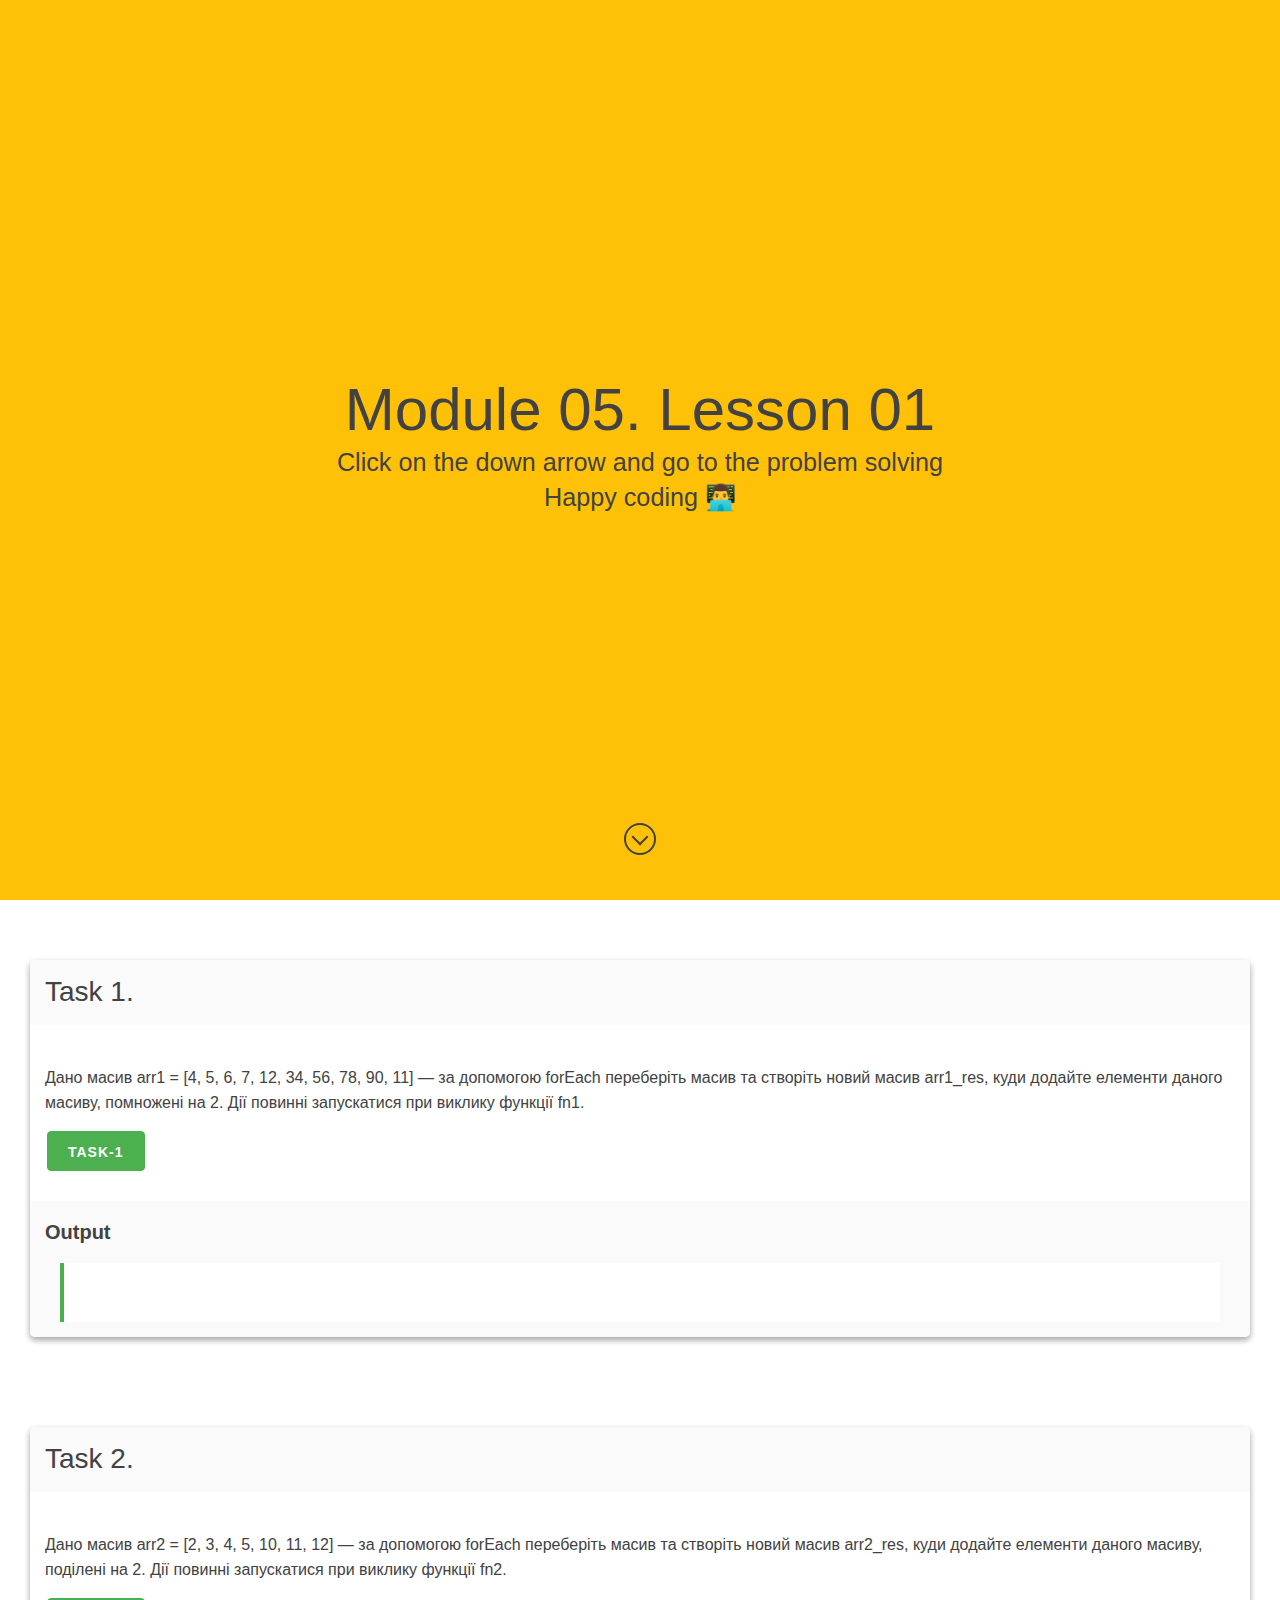
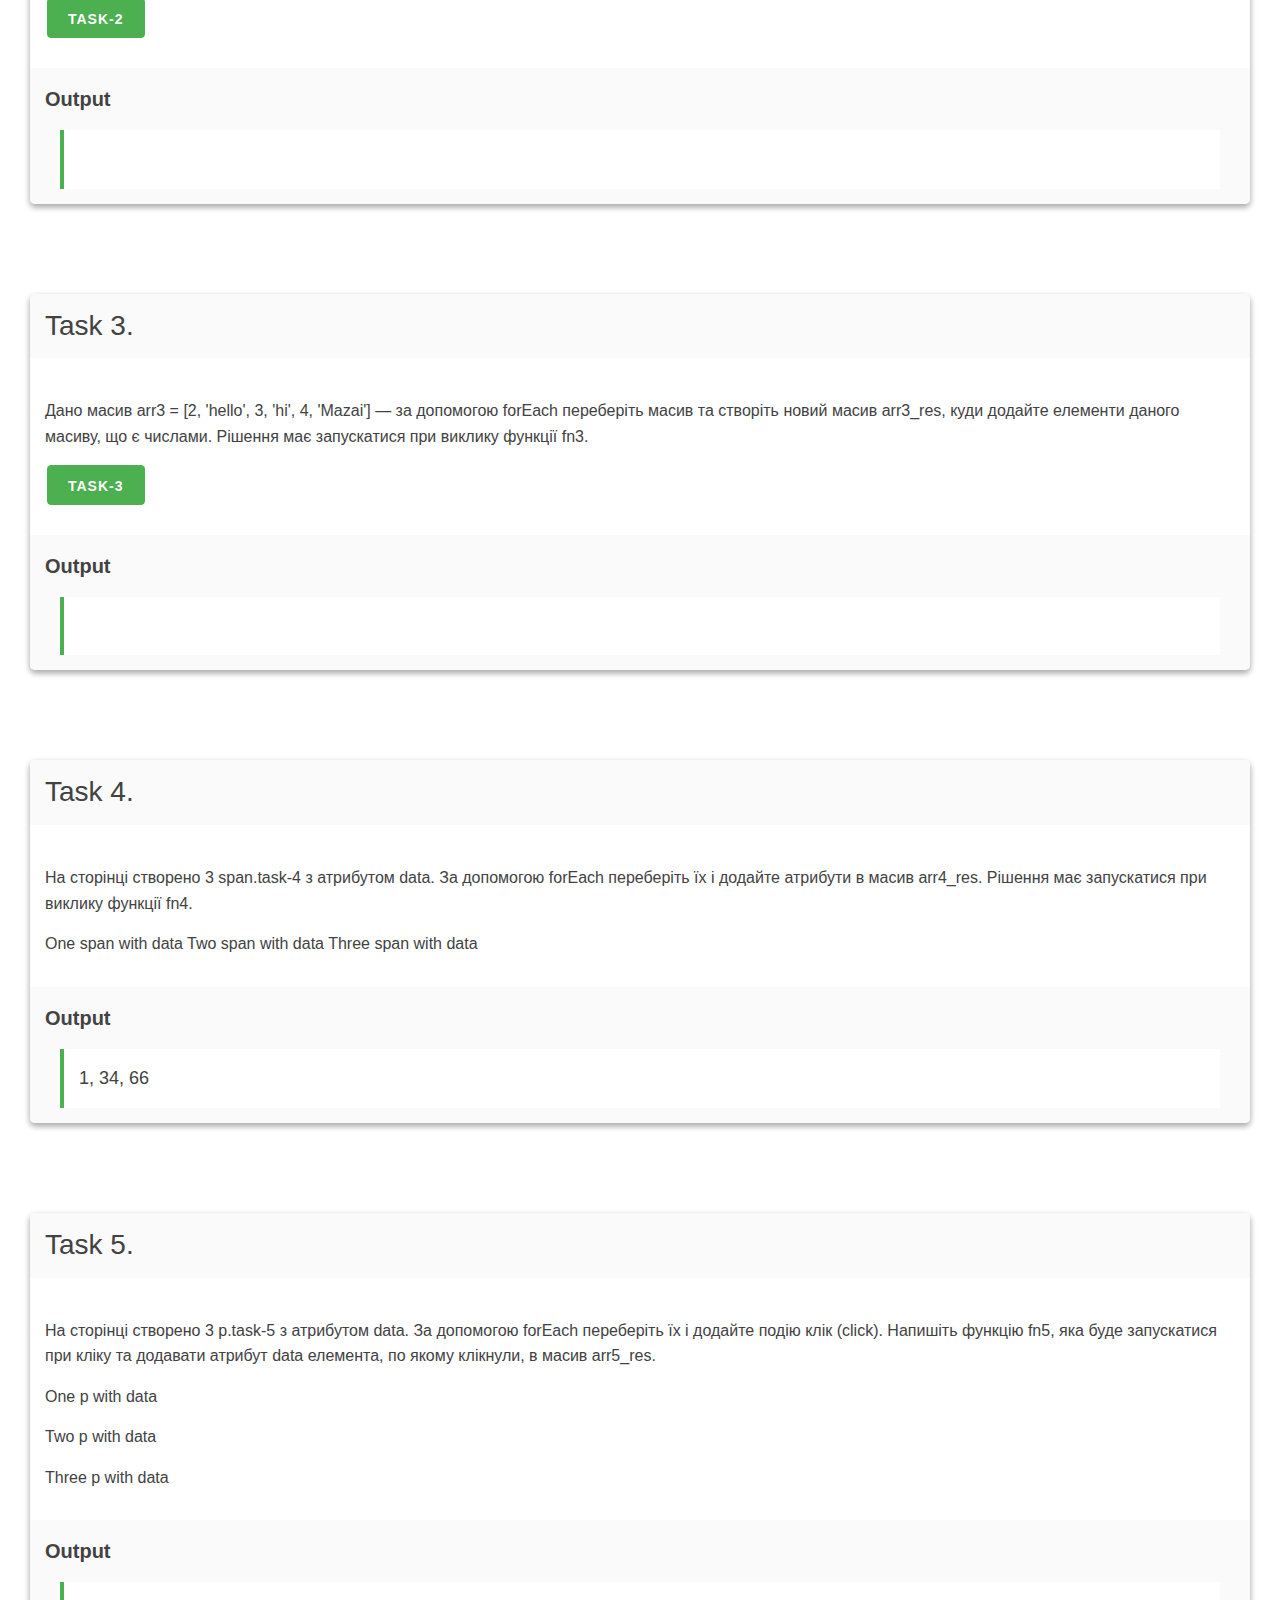
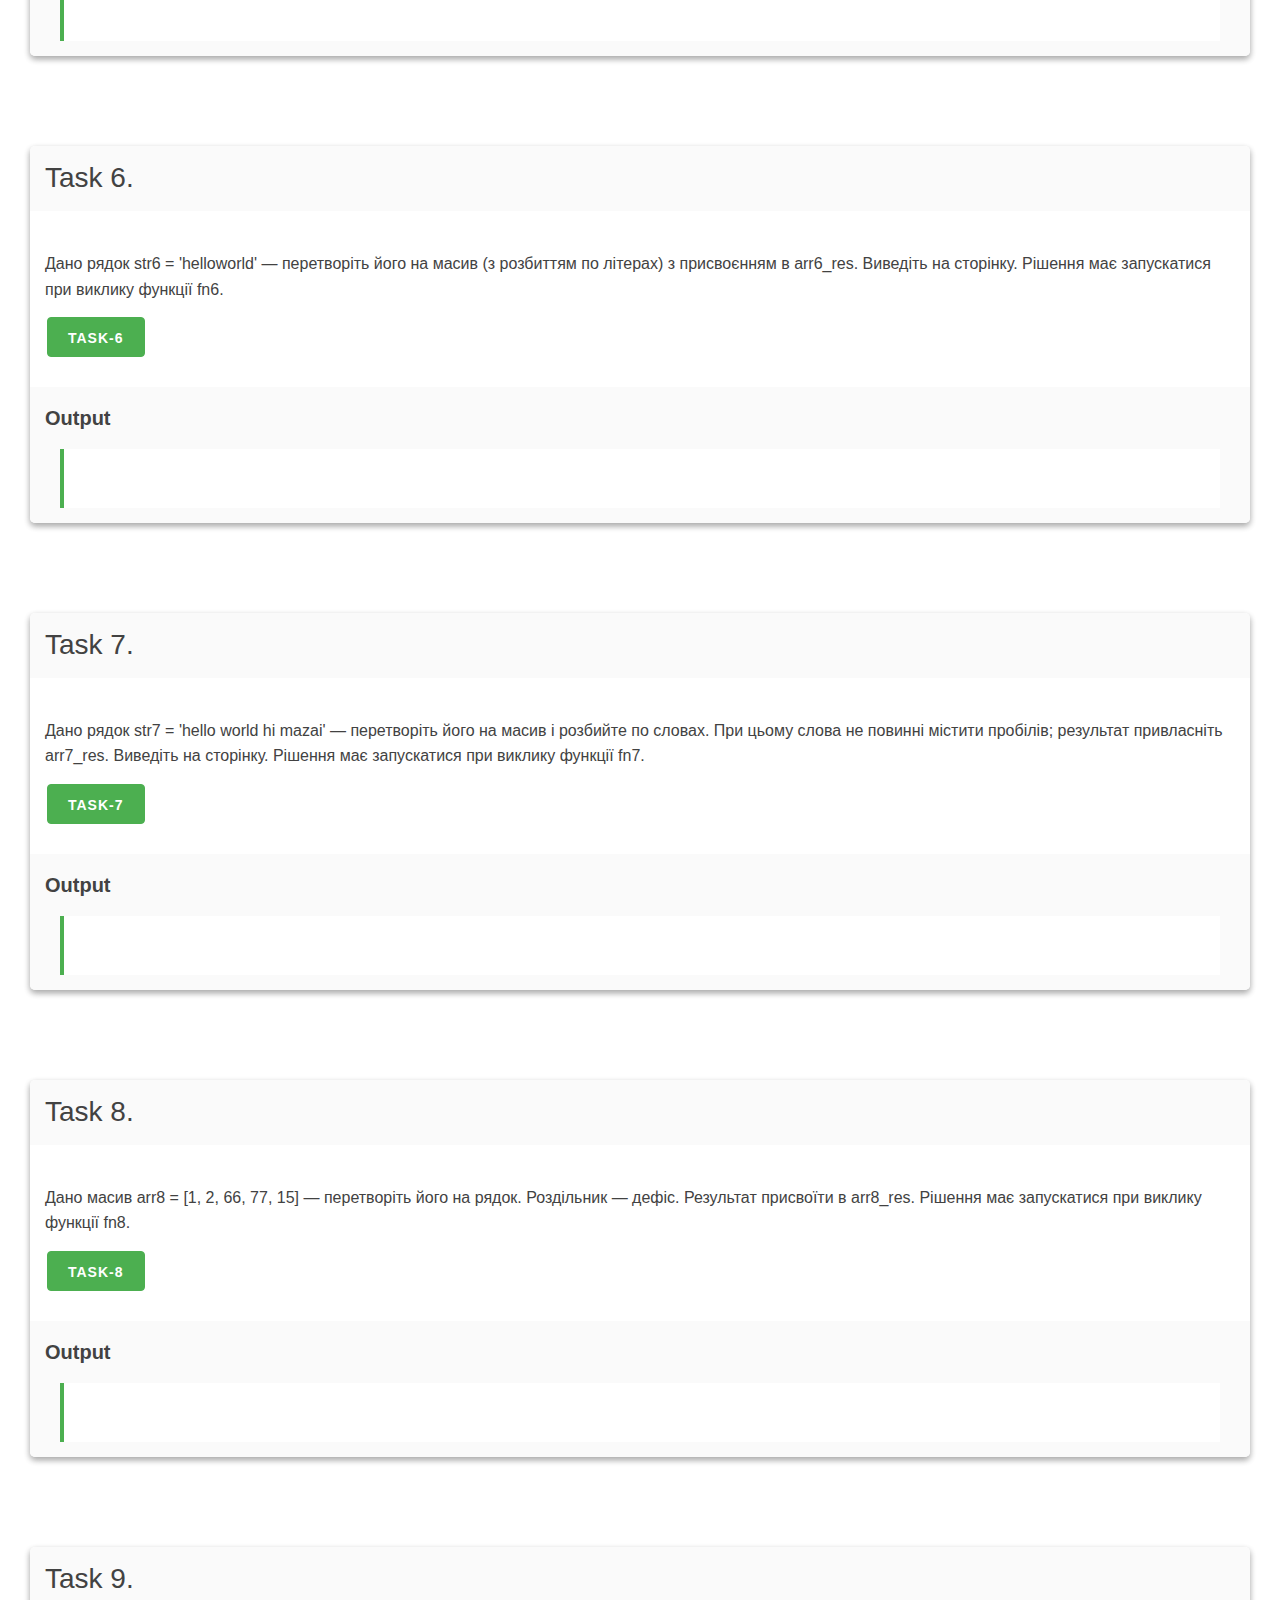
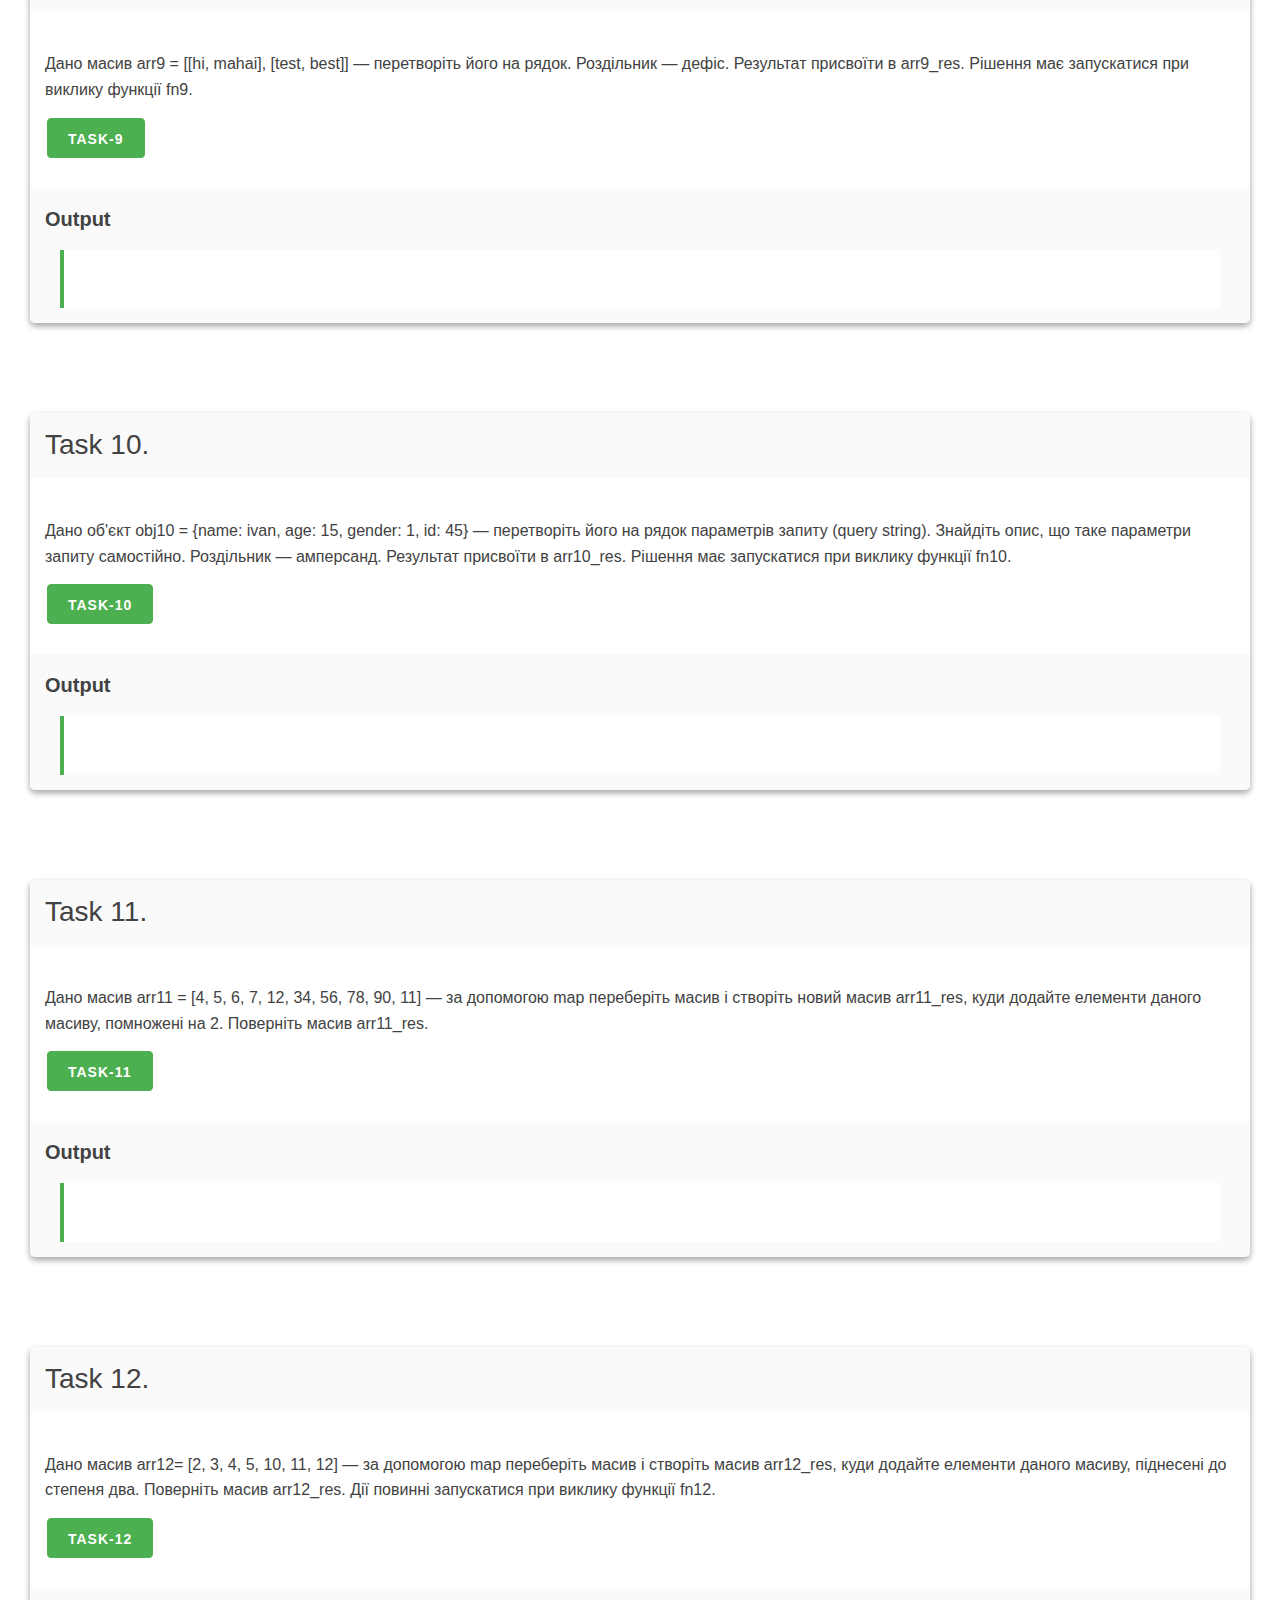
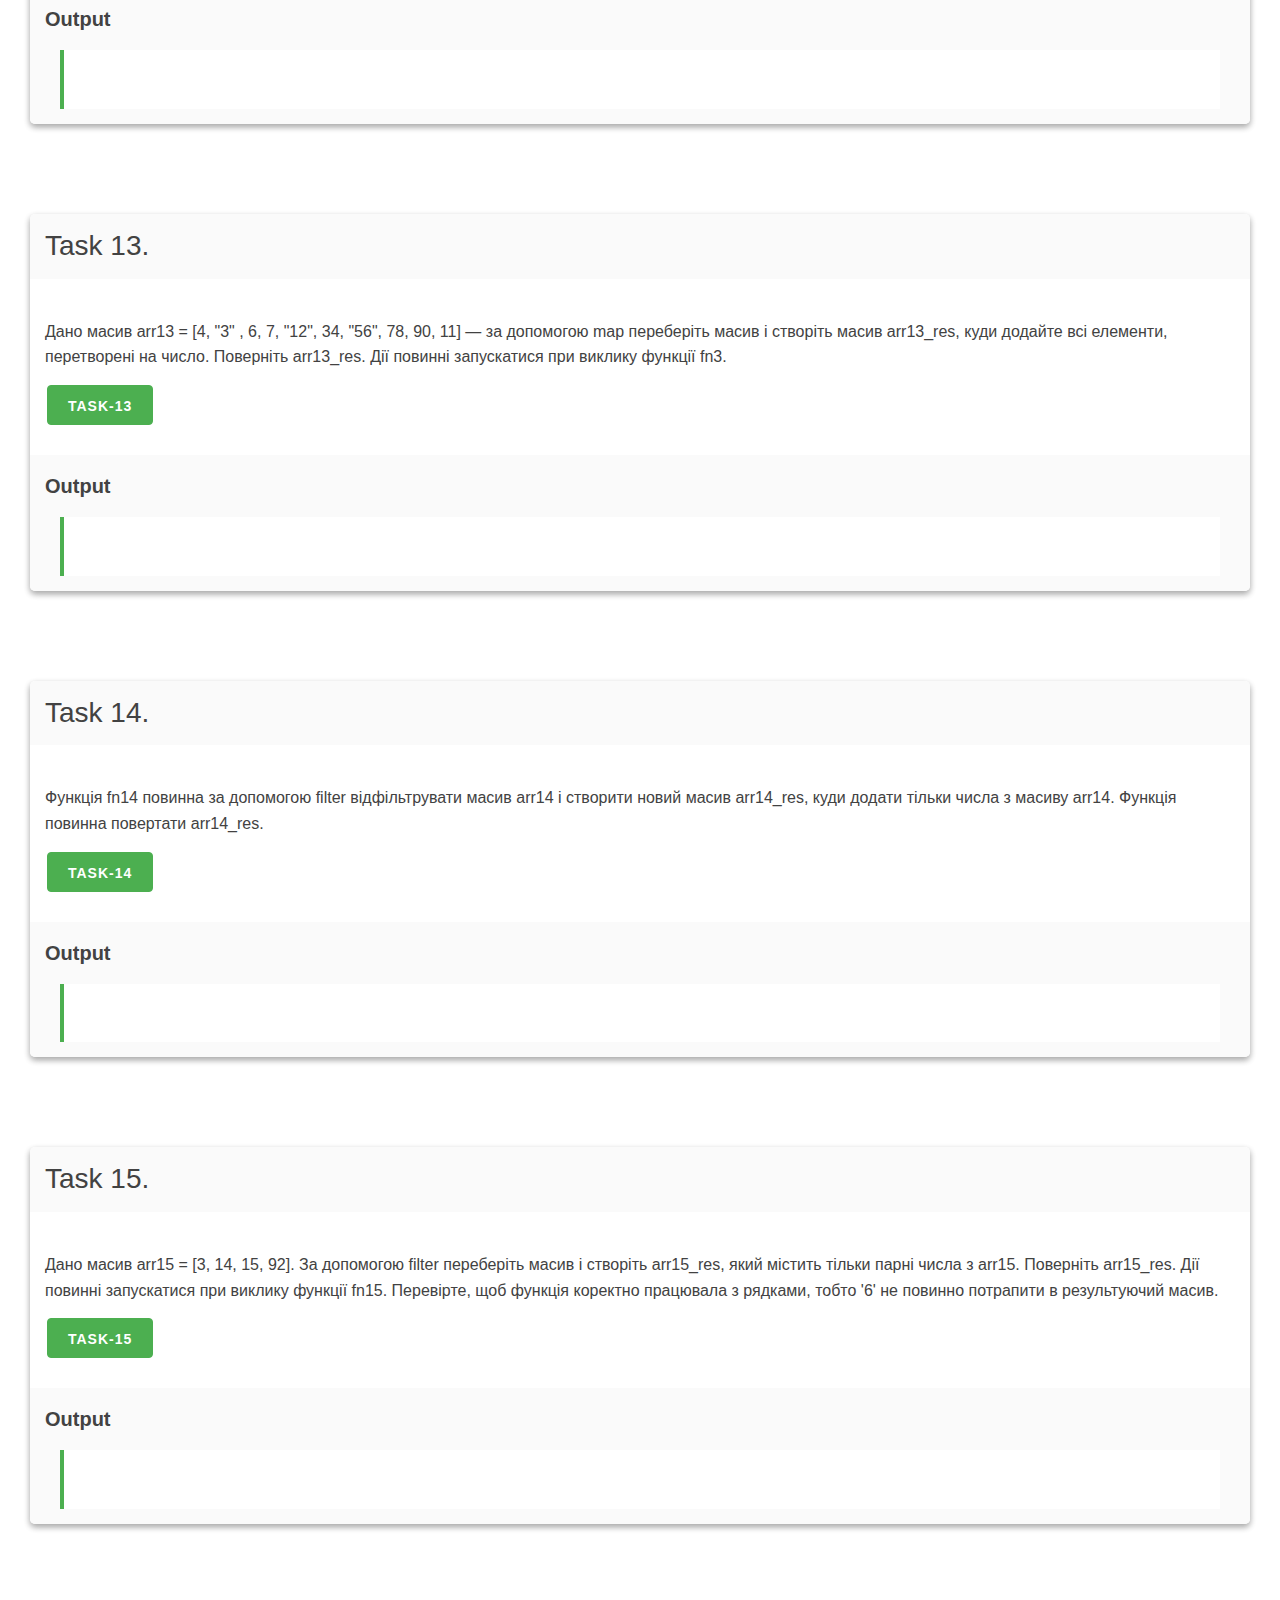
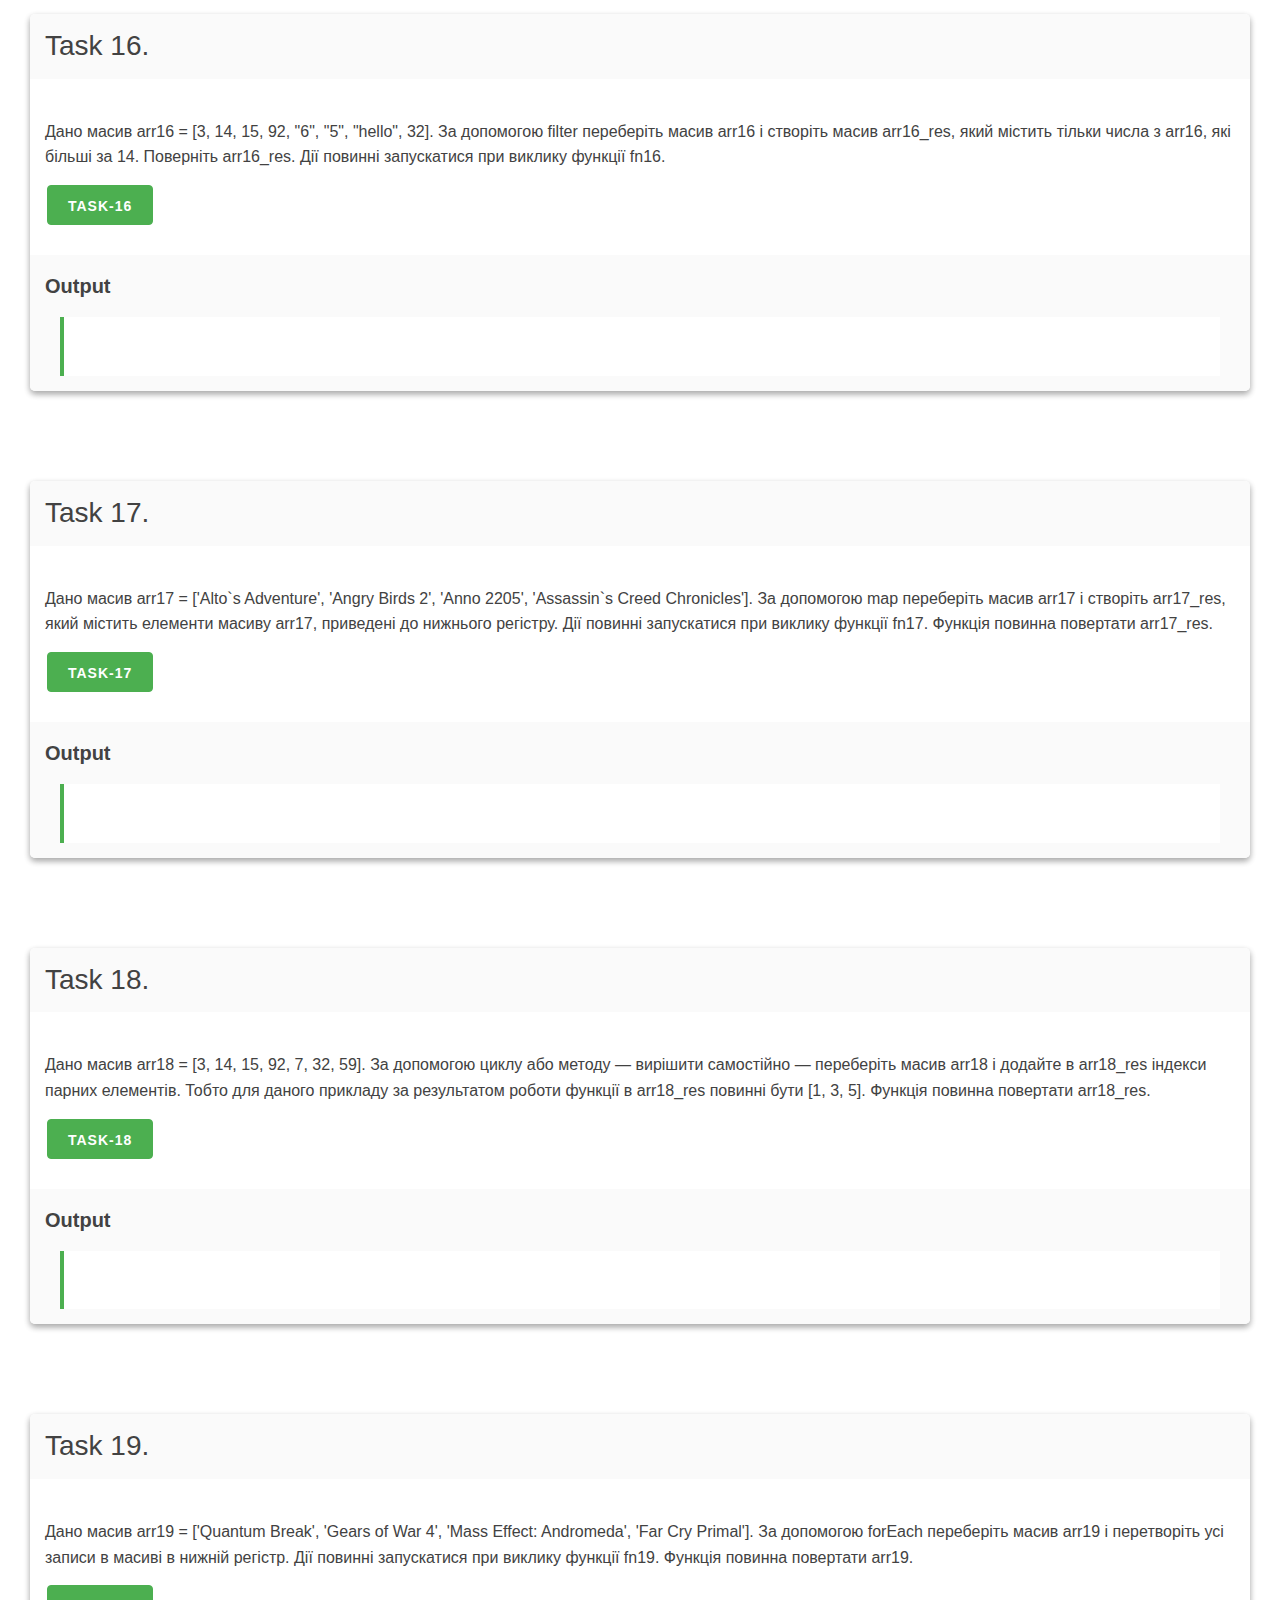
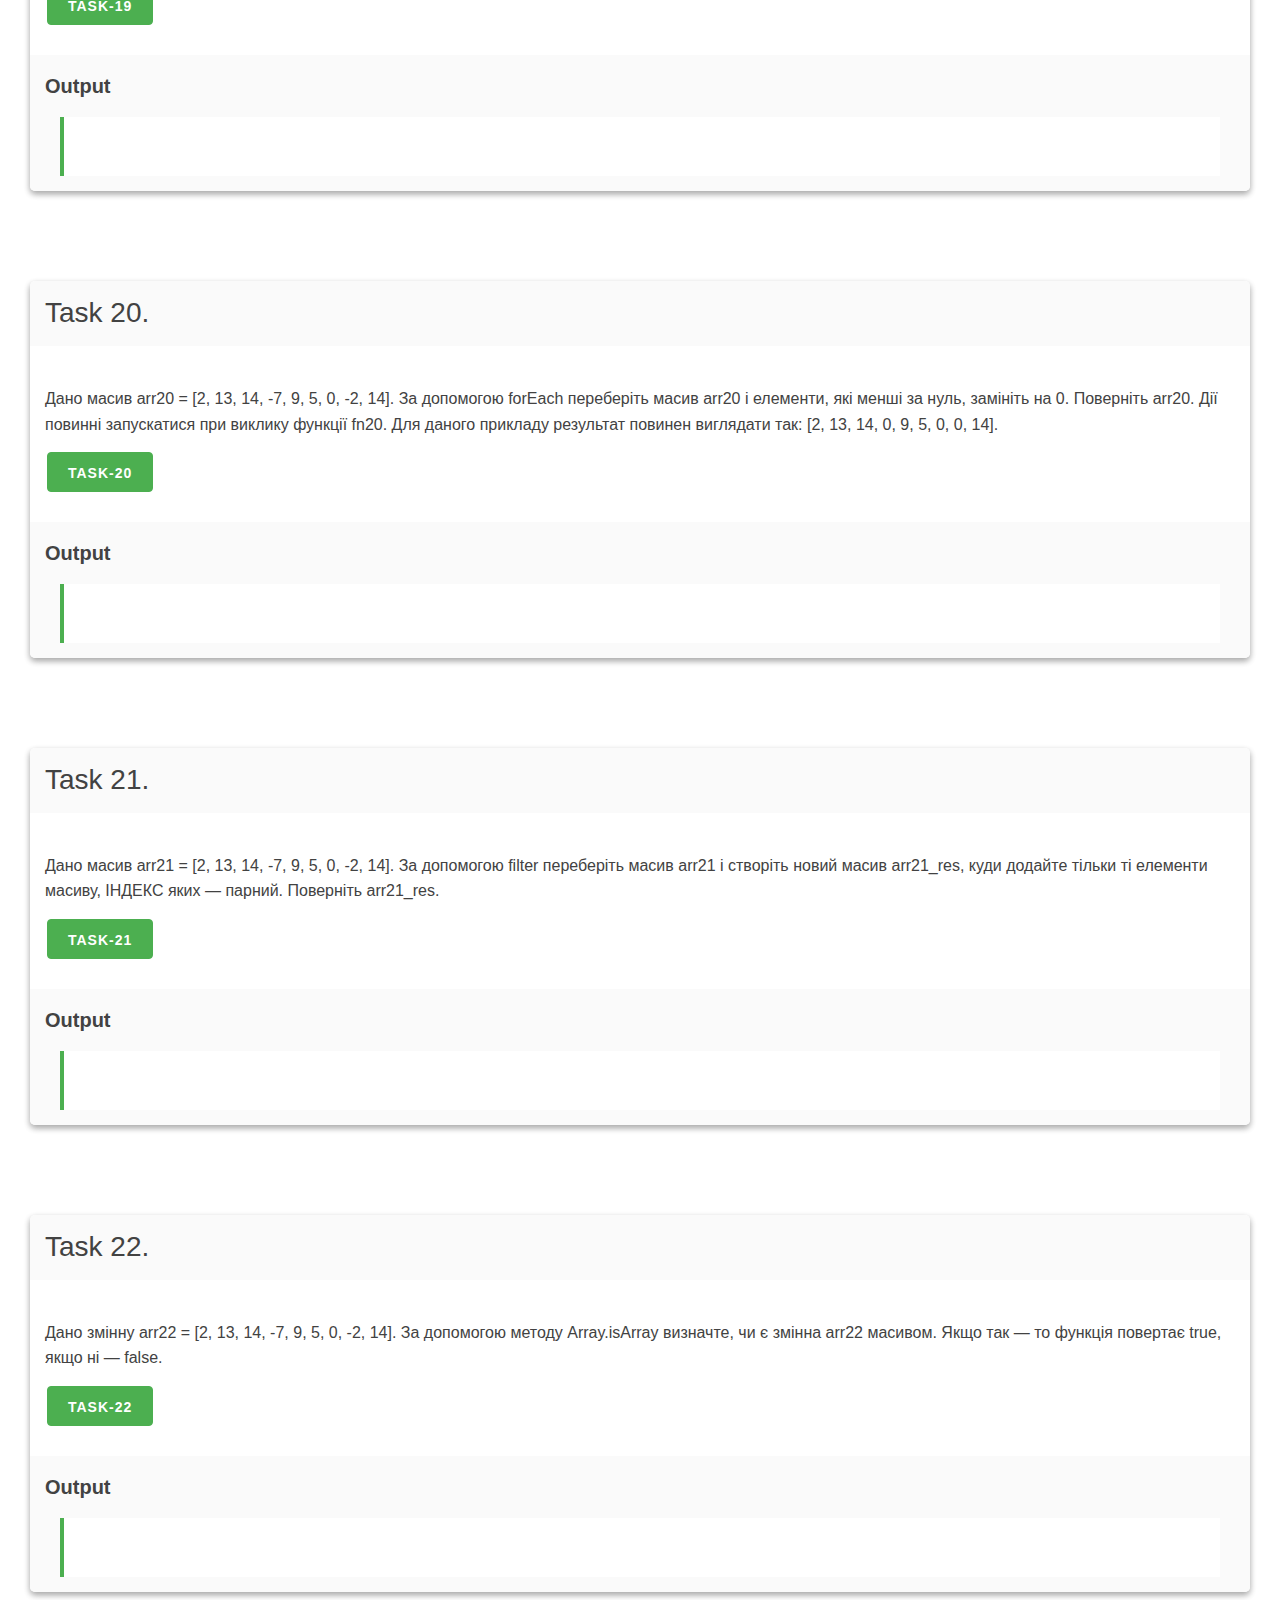
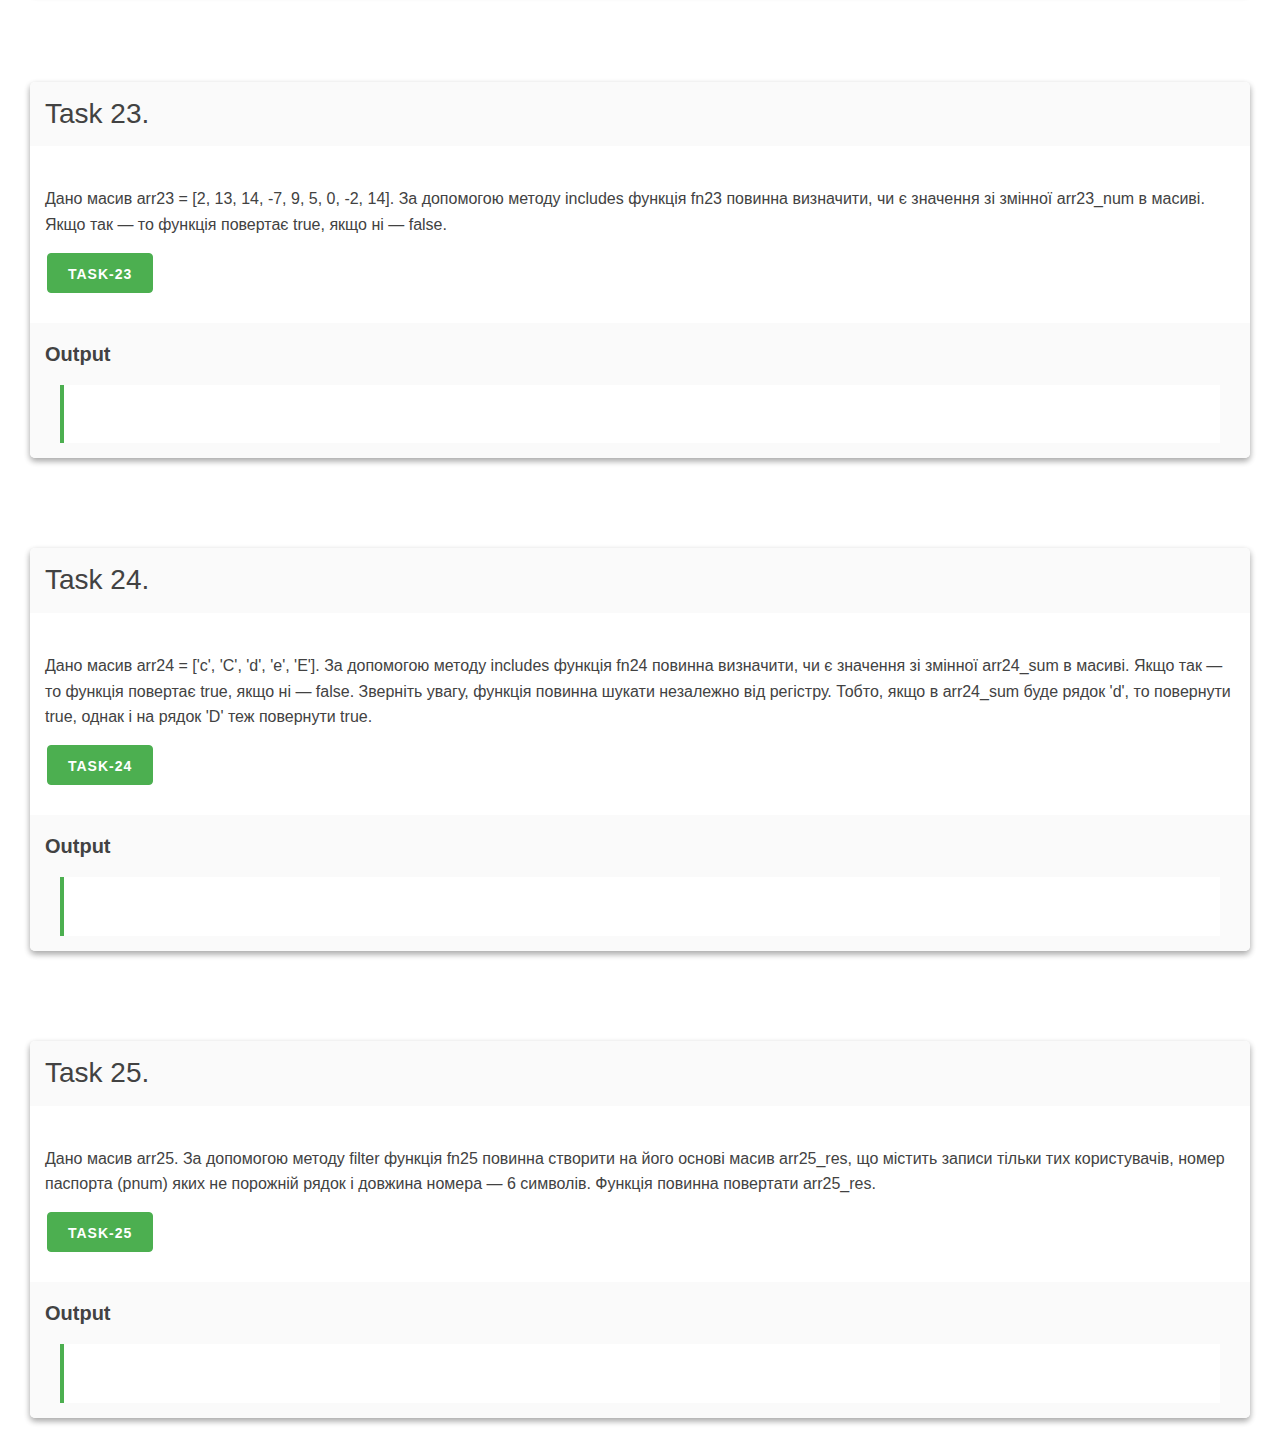
<file: lesson-01/index.html>
<!doctype html>
<html lang="en">
  <head>
    <meta charset="UTF-8" />
    <meta name="viewport" content="width=device-width, initial-scale=1.0" />
    <title>Module 05. Lesson 01</title>
    <link
      rel="icon"
      type="image/png"
      href="../../assets/favicon/favicon-96x96.png"
      sizes="96x96"
    />
    <link
      rel="icon"
      type="image/svg+xml"
      href="../../assets/favicon/favicon.svg"
    />
    <link rel="shortcut icon" href="../../assets/favicon/favicon.ico" />
    <link
      rel="apple-touch-icon"
      sizes="180x180"
      href="../../assets/favicon/apple-touch-icon.png"
    />
    <link rel="manifest" href="../../assets/favicon/site.webmanifest" />
    <link rel="stylesheet" href="../../assets/mustard-ui.min.css" />
    <link rel="stylesheet" href="../../assets/styles.css" />
  </head>
  <body>
    <header>
      <div class="container container-small">
        <h1 class="title">Module 05. Lesson 01</h1>
        <h2 class="subtitle">
          Click on the down arrow and go to the problem solving
        </h2>
        <h3 class="subtitle">Happy coding 👨‍💻</h3>
        <a class="scroll-down" href="#start"></a>
      </div>
    </header>

    <!-- Task 1 -->
    <section>
      <div class="panel">
        <div class="panel-head">
          <p class="panel-title">Task 1.</p>
        </div>
        <div class="panel-body">
          <p>
            Дано масив arr1 = [4, 5, 6, 7, 12, 34, 56, 78, 90, 11] — за
            допомогою forEach переберіть масив та створіть новий масив arr1_res,
            куди додайте елементи даного масиву, помножені на 2. Дії повинні
            запускатися при виклику функції fn1.
          </p>
          <button class="button-primary b-1">Task-1</button>
        </div>
        <div class="panel-footer">
          <h6>Output</h6>
          <blockquote>
            <div class="out-1"></div>
          </blockquote>
        </div>
      </div>
    </section>

    <!-- Task 2 -->
    <section>
      <div class="panel">
        <div class="panel-head">
          <p class="panel-title">Task 2.</p>
        </div>
        <div class="panel-body">
          <p>
            Дано масив arr2 = [2, 3, 4, 5, 10, 11, 12] — за допомогою forEach
            переберіть масив та створіть новий масив arr2_res, куди додайте
            елементи даного масиву, поділені на 2. Дії повинні запускатися при
            виклику функції fn2.
          </p>
          <button class="button-primary b-2">Task-2</button>
        </div>
        <div class="panel-footer">
          <h6>Output</h6>
          <blockquote>
            <div class="out-2"></div>
          </blockquote>
        </div>
      </div>
    </section>

    <!-- Task 3 -->
    <section>
      <div class="panel">
        <div class="panel-head">
          <p class="panel-title">Task 3.</p>
        </div>
        <div class="panel-body">
          <p>
            Дано масив arr3 = [2, 'hello', 3, 'hi', 4, 'Mazai'] — за допомогою
            forEach переберіть масив та створіть новий масив arr3_res, куди
            додайте елементи даного масиву, що є числами. Рішення має
            запускатися при виклику функції fn3.
          </p>
          <button class="button-primary b-3">Task-3</button>
        </div>
        <div class="panel-footer">
          <h6>Output</h6>
          <blockquote>
            <div class="out-3"></div>
          </blockquote>
        </div>
      </div>
    </section>

    <!-- Task 4 -->
    <section>
      <div class="panel">
        <div class="panel-head">
          <p class="panel-title">Task 4.</p>
        </div>
        <div class="panel-body">
          <p>
            На сторінці створено 3 span.task-4 з атрибутом data. За допомогою
            forEach переберіть їх і додайте атрибути в масив arr4_res. Рішення
            має запускатися при виклику функції fn4.
          </p>
          <div>
            <span class="task-4" data="1">One span with data</span>
            <span class="task-4" data="34">Two span with data</span>
            <span class="task-4" data="66">Three span with data</span>
          </div>
        </div>
        <div class="panel-footer">
          <h6>Output</h6>
          <blockquote>
            <div class="out-4"></div>
          </blockquote>
        </div>
      </div>
    </section>

    <!-- Task 5 -->
    <section>
      <div class="panel">
        <div class="panel-head">
          <p class="panel-title">Task 5.</p>
        </div>
        <div class="panel-body">
          <p>
            На сторінці створено 3 p.task-5 з атрибутом data. За допомогою
            forEach переберіть їх і додайте подію клік (click). Напишіть функцію
            fn5, яка буде запускатися при кліку та додавати атрибут data
            елемента, по якому клікнули, в масив arr5_res.
          </p>

          <div>
            <p class="task-5" data="1">One p with data</p>
            <p class="task-5" data="34">Two p with data</p>
            <p class="task-5" data="66">Three p with data</p>
          </div>
        </div>
        <div class="panel-footer">
          <h6>Output</h6>
          <blockquote>
            <div class="out-5"></div>
          </blockquote>
        </div>
      </div>
    </section>

    <!-- Task 6 -->
    <section>
      <div class="panel">
        <div class="panel-head">
          <p class="panel-title">Task 6.</p>
        </div>
        <div class="panel-body">
          <p>
            Дано рядок str6 = 'helloworld' — перетворіть його на масив (з
            розбиттям по літерах) з присвоєнням в arr6_res. Виведіть на
            сторінку. Рішення має запускатися при виклику функції fn6.
          </p>
          <button class="button-primary b-6">Task-6</button>
        </div>
        <div class="panel-footer">
          <h6>Output</h6>
          <blockquote>
            <div class="out-6"></div>
          </blockquote>
        </div>
      </div>
    </section>

    <!-- Task 7 -->
    <section>
      <div class="panel">
        <div class="panel-head">
          <p class="panel-title">Task 7.</p>
        </div>
        <div class="panel-body">
          <p>
            Дано рядок str7 = 'hello world hi mazai' — перетворіть його на масив
            і розбийте по словах. При цьому слова не повинні містити пробілів;
            результат привласніть arr7_res. Виведіть на сторінку. Рішення має
            запускатися при виклику функції fn7.
          </p>
          <button class="button-primary b-7">Task-7</button>
        </div>
        <div class="panel-footer">
          <h6>Output</h6>
          <blockquote>
            <div class="out-7"></div>
          </blockquote>
        </div>
      </div>
    </section>

    <!-- Task 8 -->
    <section>
      <div class="panel">
        <div class="panel-head">
          <p class="panel-title">Task 8.</p>
        </div>
        <div class="panel-body">
          <p>
            Дано масив arr8 = [1, 2, 66, 77, 15] — перетворіть його на рядок.
            Роздільник — дефіс. Результат присвоїти в arr8_res. Рішення має
            запускатися при виклику функції fn8.
          </p>
          <button class="button-primary b-8">Task-8</button>
        </div>
        <div class="panel-footer">
          <h6>Output</h6>
          <blockquote>
            <div class="out-8"></div>
          </blockquote>
        </div>
      </div>
    </section>

    <!-- Task 9 -->
    <section>
      <div class="panel">
        <div class="panel-head">
          <p class="panel-title">Task 9.</p>
        </div>
        <div class="panel-body">
          <p>
            Дано масив arr9 = [[hi, mahai], [test, best]] — перетворіть його на
            рядок. Роздільник — дефіс. Результат присвоїти в arr9_res. Рішення
            має запускатися при виклику функції fn9.
          </p>
          <button class="button-primary b-9">Task-9</button>
        </div>
        <div class="panel-footer">
          <h6>Output</h6>
          <blockquote>
            <div class="out-9"></div>
          </blockquote>
        </div>
      </div>
    </section>

    <!-- Task 10 -->
    <section>
      <div class="panel">
        <div class="panel-head">
          <p class="panel-title">Task 10.</p>
        </div>
        <div class="panel-body">
          <p>
            Дано об'єкт obj10 = {name: ivan, age: 15, gender: 1, id: 45} —
            перетворіть його на рядок параметрів запиту (query string). Знайдіть
            опис, що таке параметри запиту самостійно. Роздільник — амперсанд.
            Результат присвоїти в arr10_res. Рішення має запускатися при виклику
            функції fn10.
          </p>
          <button class="button-primary b-10">Task-10</button>
        </div>
        <div class="panel-footer">
          <h6>Output</h6>
          <blockquote>
            <div class="out-10"></div>
          </blockquote>
        </div>
      </div>
    </section>

    <!-- #region MAP FILTER -->
    <!-- Task 11 -->
    <section>
      <div class="panel">
        <div class="panel-head">
          <p class="panel-title">Task 11.</p>
        </div>
        <div class="panel-body">
          <p>
            Дано масив arr11 = [4, 5, 6, 7, 12, 34, 56, 78, 90, 11] — за
            допомогою map переберіть масив і створіть новий масив arr11_res,
            куди додайте елементи даного масиву, помножені на 2. Поверніть масив
            arr11_res.
          </p>
          <button class="button-primary b-11">Task-11</button>
        </div>
        <div class="panel-footer">
          <h6>Output</h6>
          <blockquote>
            <div class="out-11"></div>
          </blockquote>
        </div>
      </div>
    </section>

    <!-- Task 12 -->
    <section>
      <div class="panel">
        <div class="panel-head">
          <p class="panel-title">Task 12.</p>
        </div>
        <div class="panel-body">
          <p>
            Дано масив arr12= [2, 3, 4, 5, 10, 11, 12] — за допомогою map
            переберіть масив і створіть масив arr12_res, куди додайте елементи
            даного масиву, піднесені до степеня два. Поверніть масив arr12_res.
            Дії повинні запускатися при виклику функції fn12.
          </p>
          <button class="button-primary b-12">Task-12</button>
        </div>
        <div class="panel-footer">
          <h6>Output</h6>
          <blockquote>
            <div class="out-12"></div>
          </blockquote>
        </div>
      </div>
    </section>

    <!-- Task 13 -->
    <section>
      <div class="panel">
        <div class="panel-head">
          <p class="panel-title">Task 13.</p>
        </div>
        <div class="panel-body">
          <p>
            Дано масив arr13 = [4, "3" , 6, 7, "12", 34, "56", 78, 90, 11] — за
            допомогою map переберіть масив і створіть масив arr13_res, куди
            додайте всі елементи, перетворені на число. Поверніть arr13_res. Дії
            повинні запускатися при виклику функції fn3.
          </p>
          <button class="button-primary b-13">Task-13</button>
        </div>
        <div class="panel-footer">
          <h6>Output</h6>
          <blockquote>
            <div class="out-13"></div>
          </blockquote>
        </div>
      </div>
    </section>

    <!-- Task 14 -->
    <section>
      <div class="panel">
        <div class="panel-head">
          <p class="panel-title">Task 14.</p>
        </div>
        <div class="panel-body">
          <p>
            Функція fn14 повинна за допомогою filter відфільтрувати масив arr14
            і створити новий масив arr14_res, куди додати тільки числа з масиву
            arr14. Функція повинна повертати arr14_res.
          </p>
          <button class="button-primary b-14">Task-14</button>
        </div>
        <div class="panel-footer">
          <h6>Output</h6>
          <blockquote>
            <div class="out-14"></div>
          </blockquote>
        </div>
      </div>
    </section>

    <!-- Task 15 -->
    <section>
      <div class="panel">
        <div class="panel-head">
          <p class="panel-title">Task 15.</p>
        </div>
        <div class="panel-body">
          <p>
            Дано масив arr15 = [3, 14, 15, 92]. За допомогою filter переберіть
            масив і створіть arr15_res, який містить тільки парні числа з arr15.
            Поверніть arr15_res. Дії повинні запускатися при виклику функції
            fn15. Перевірте, щоб функція коректно працювала з рядками, тобто '6'
            не повинно потрапити в результуючий масив.
          </p>
          <button class="button-primary b-15">Task-15</button>
        </div>
        <div class="panel-footer">
          <h6>Output</h6>
          <blockquote>
            <div class="out-15"></div>
          </blockquote>
        </div>
      </div>
    </section>

    <!-- Task 16 -->
    <section>
      <div class="panel">
        <div class="panel-head">
          <p class="panel-title">Task 16.</p>
        </div>
        <div class="panel-body">
          <p>
            Дано масив arr16 = [3, 14, 15, 92, "6", "5", "hello", 32]. За
            допомогою filter переберіть масив arr16 і створіть масив arr16_res,
            який містить тільки числа з arr16, які більші за 14. Поверніть
            arr16_res. Дії повинні запускатися при виклику функції fn16.
          </p>
          <button class="button-primary b-16">Task-16</button>
        </div>
        <div class="panel-footer">
          <h6>Output</h6>
          <blockquote>
            <div class="out-16"></div>
          </blockquote>
        </div>
      </div>
    </section>

    <!-- Task 17 -->
    <section>
      <div class="panel">
        <div class="panel-head">
          <p class="panel-title">Task 17.</p>
        </div>
        <div class="panel-body">
          <p>
            Дано масив arr17 = ['Alto`s Adventure', 'Angry Birds 2', 'Anno
            2205', 'Assassin`s Creed Chronicles']. За допомогою map переберіть
            масив arr17 і створіть arr17_res, який містить елементи масиву
            arr17, приведені до нижнього регістру. Дії повинні запускатися при
            виклику функції fn17. Функція повинна повертати arr17_res.
          </p>
          <button class="button-primary b-17">Task-17</button>
        </div>
        <div class="panel-footer">
          <h6>Output</h6>
          <blockquote>
            <div class="out-17"></div>
          </blockquote>
        </div>
      </div>
    </section>

    <!-- Task 18 -->
    <section>
      <div class="panel">
        <div class="panel-head">
          <p class="panel-title">Task 18.</p>
        </div>
        <div class="panel-body">
          <p>
            Дано масив arr18 = [3, 14, 15, 92, 7, 32, 59]. За допомогою циклу
            або методу — вирішити самостійно — переберіть масив arr18 і додайте
            в arr18_res індекси парних елементів. Тобто для даного прикладу за
            результатом роботи функції в arr18_res повинні бути [1, 3, 5].
            Функція повинна повертати arr18_res.
          </p>
          <button class="button-primary b-18">Task-18</button>
        </div>
        <div class="panel-footer">
          <h6>Output</h6>
          <blockquote>
            <div class="out-18"></div>
          </blockquote>
        </div>
      </div>
    </section>

    <!-- Task 19 -->
    <section>
      <div class="panel">
        <div class="panel-head">
          <p class="panel-title">Task 19.</p>
        </div>
        <div class="panel-body">
          <p>
            Дано масив arr19 = ['Quantum Break', 'Gears of War 4', 'Mass Effect:
            Andromeda', 'Far Cry Primal']. За допомогою forEach переберіть масив
            arr19 і перетворіть усі записи в масиві в нижній регістр. Дії
            повинні запускатися при виклику функції fn19. Функція повинна
            повертати arr19.
          </p>
          <button class="button-primary b-19">Task-19</button>
        </div>
        <div class="panel-footer">
          <h6>Output</h6>
          <blockquote>
            <div class="out-19"></div>
          </blockquote>
        </div>
      </div>
    </section>

    <!-- Task 20 -->
    <section>
      <div class="panel">
        <div class="panel-head">
          <p class="panel-title">Task 20.</p>
        </div>
        <div class="panel-body">
          <p>
            Дано масив arr20 = [2, 13, 14, -7, 9, 5, 0, -2, 14]. За допомогою
            forEach переберіть масив arr20 і елементи, які менші за нуль,
            замініть на 0. Поверніть arr20. Дії повинні запускатися при виклику
            функції fn20. Для даного прикладу результат повинен виглядати так:
            [2, 13, 14, 0, 9, 5, 0, 0, 14].
          </p>
          <button class="button-primary b-20">Task-20</button>
        </div>
        <div class="panel-footer">
          <h6>Output</h6>
          <blockquote>
            <div class="out-20"></div>
          </blockquote>
        </div>
      </div>
    </section>

    <!-- Task 21 -->
    <section>
      <div class="panel">
        <div class="panel-head">
          <p class="panel-title">Task 21.</p>
        </div>
        <div class="panel-body">
          <p>
            Дано масив arr21 = [2, 13, 14, -7, 9, 5, 0, -2, 14]. За допомогою
            filter переберіть масив arr21 і створіть новий масив arr21_res, куди
            додайте тільки ті елементи масиву, ІНДЕКС яких — парний. Поверніть
            arr21_res.
          </p>
          <button class="button-primary b-21">Task-21</button>
        </div>
        <div class="panel-footer">
          <h6>Output</h6>
          <blockquote>
            <div class="out-21"></div>
          </blockquote>
        </div>
      </div>
    </section>

    <!-- Task 22 -->
    <section>
      <div class="panel">
        <div class="panel-head">
          <p class="panel-title">Task 22.</p>
        </div>
        <div class="panel-body">
          <p>
            Дано змінну arr22 = [2, 13, 14, -7, 9, 5, 0, -2, 14]. За допомогою
            методу Array.isArray визначте, чи є змінна arr22 масивом. Якщо так —
            то функція повертає true, якщо ні — false.
          </p>
          <button class="button-primary b-22">Task-22</button>
        </div>
        <div class="panel-footer">
          <h6>Output</h6>
          <blockquote>
            <div class="out-22"></div>
          </blockquote>
        </div>
      </div>
    </section>
    <!-- Task 23 -->
    <section>
      <div class="panel">
        <div class="panel-head">
          <p class="panel-title">Task 23.</p>
        </div>
        <div class="panel-body">
          <p>
            Дано масив arr23 = [2, 13, 14, -7, 9, 5, 0, -2, 14]. За допомогою
            методу includes функція fn23 повинна визначити, чи є значення зі
            змінної arr23_num в масиві. Якщо так — то функція повертає true,
            якщо ні — false.
          </p>
          <button class="button-primary b-23">Task-23</button>
        </div>
        <div class="panel-footer">
          <h6>Output</h6>
          <blockquote>
            <div class="out-23"></div>
          </blockquote>
        </div>
      </div>
    </section>
    <!-- Task 24 -->
    <section>
      <div class="panel">
        <div class="panel-head">
          <p class="panel-title">Task 24.</p>
        </div>
        <div class="panel-body">
          <p>
            Дано масив arr24 = ['c', 'C', 'd', 'e', 'E']. За допомогою методу
            includes функція fn24 повинна визначити, чи є значення зі змінної
            arr24_sum в масиві. Якщо так — то функція повертає true, якщо ні —
            false. Зверніть увагу, функція повинна шукати незалежно від
            регістру. Тобто, якщо в arr24_sum буде рядок 'd', то повернути true,
            однак і на рядок 'D' теж повернути true.
          </p>
          <button class="button-primary b-24">Task-24</button>
        </div>
        <div class="panel-footer">
          <h6>Output</h6>
          <blockquote>
            <div class="out-24"></div>
          </blockquote>
        </div>
      </div>
    </section>
    <!-- Task 25 -->
    <section>
      <div class="panel">
        <div class="panel-head">
          <p class="panel-title">Task 25.</p>
        </div>
        <div class="panel-body">
          <p>
            Дано масив arr25. За допомогою методу filter функція fn25 повинна
            створити на його основі масив arr25_res, що містить записи тільки
            тих користувачів, номер паспорта (pnum) яких не порожній рядок і
            довжина номера — 6 символів. Функція повинна повертати arr25_res.
          </p>
          <button class="button-primary b-25">Task-25</button>
        </div>
        <div class="panel-footer">
          <h6>Output</h6>
          <blockquote>
            <div class="out-25"></div>
          </blockquote>
        </div>
      </div>
    </section>

    <!-- #endregion -->

    <script type="module" src="./script.js"></script>
  </body>
</html>
</file>
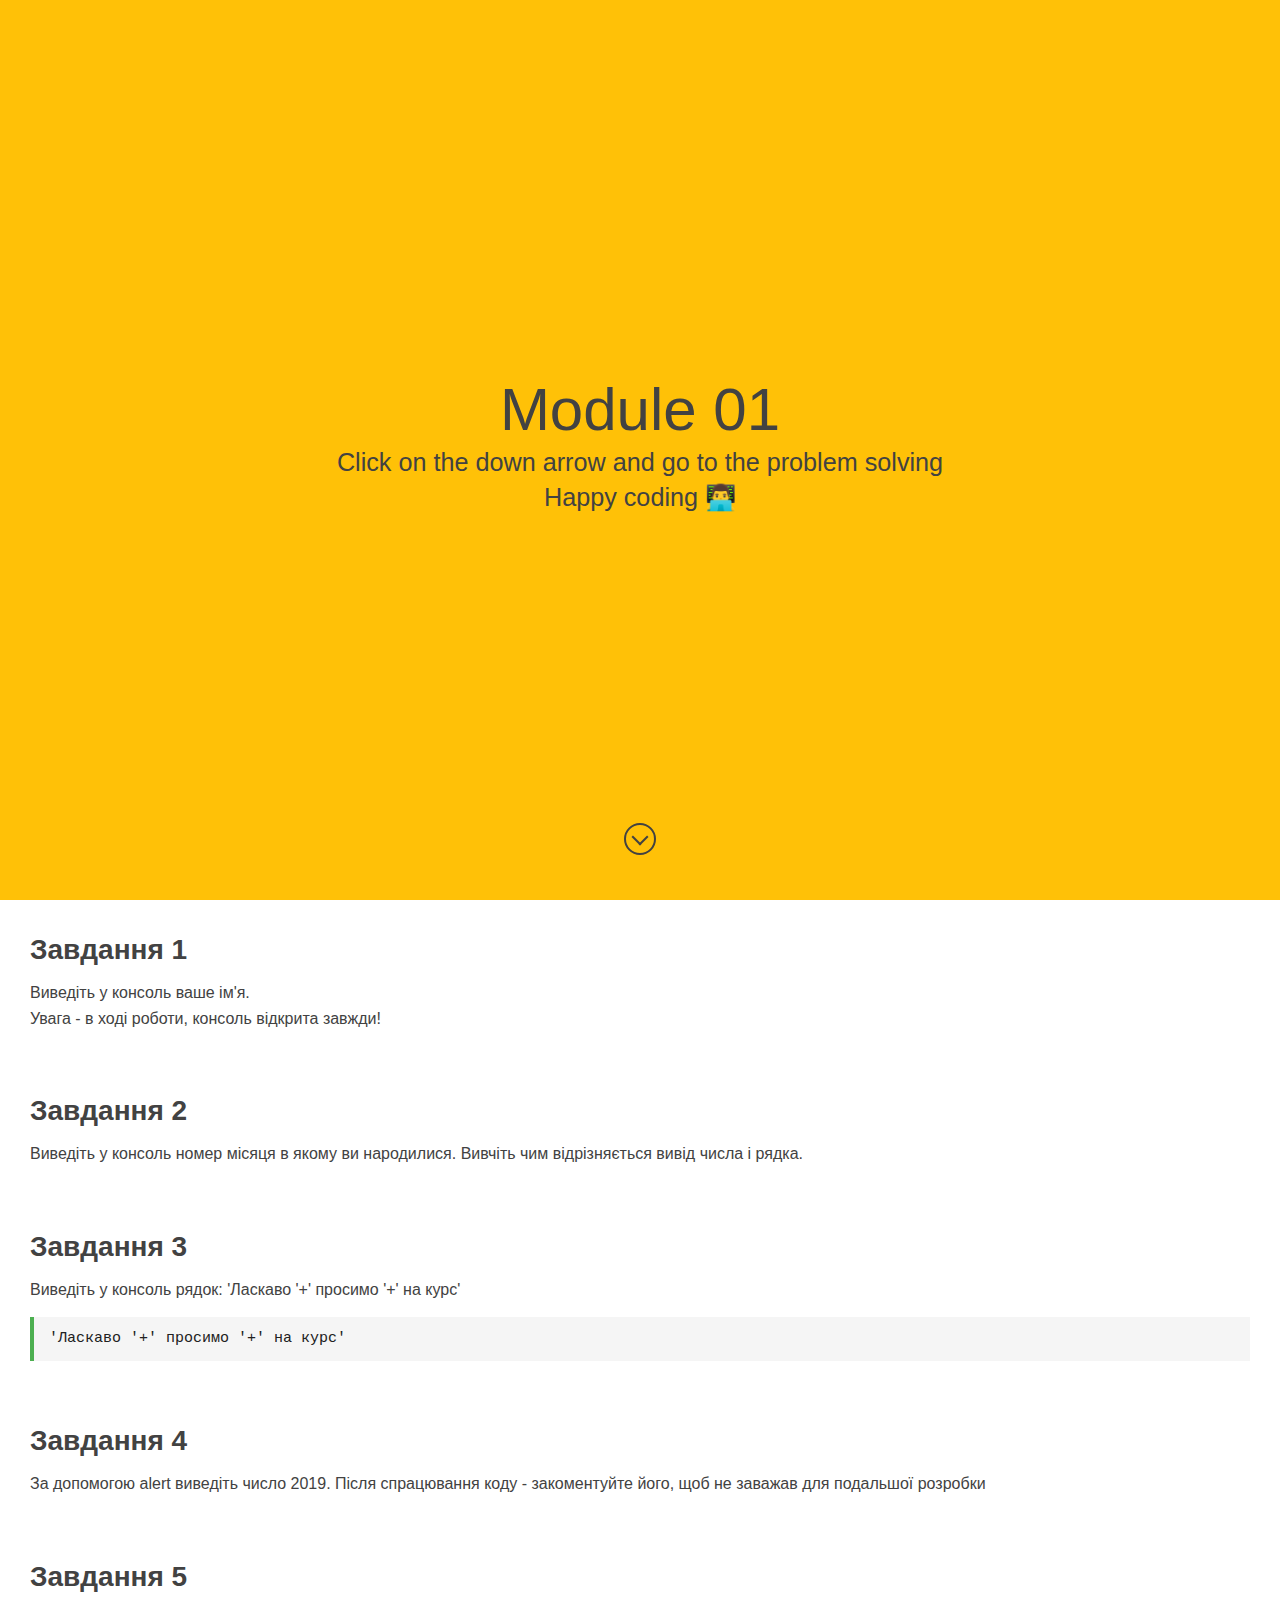
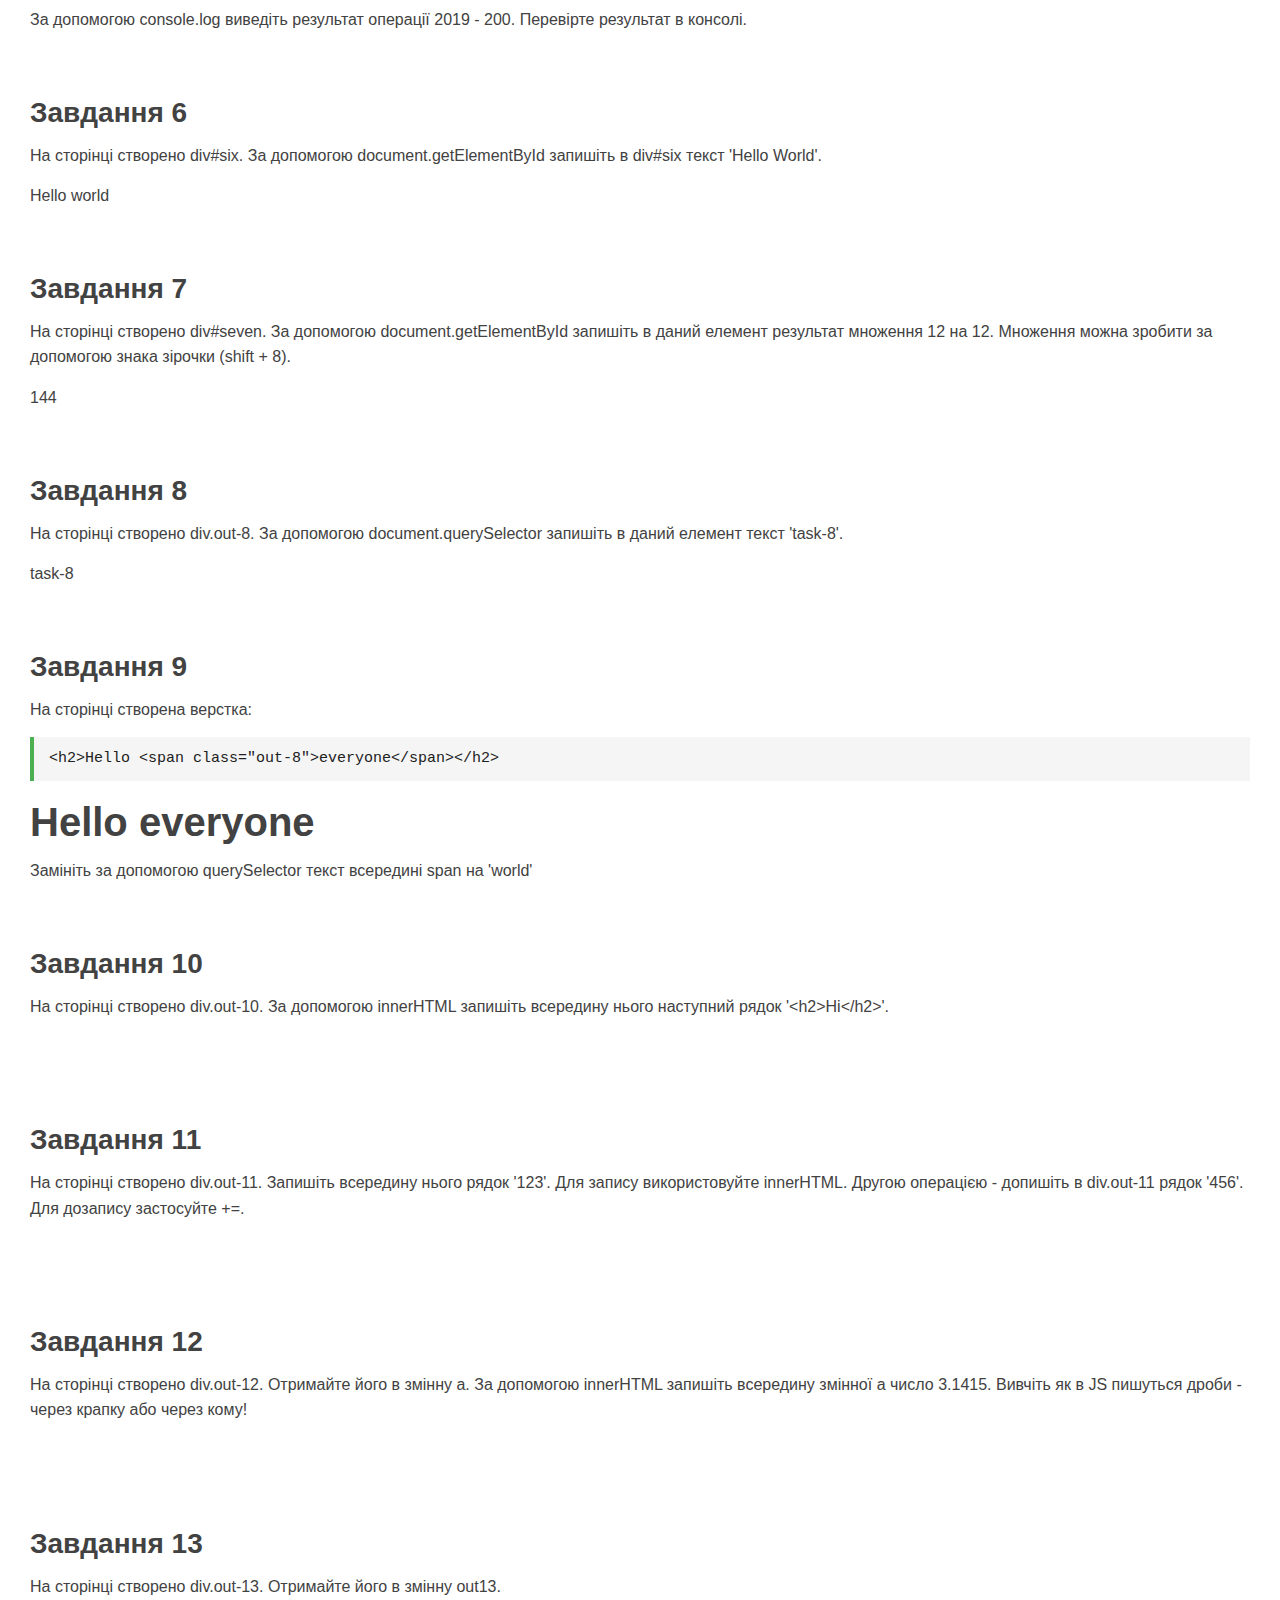
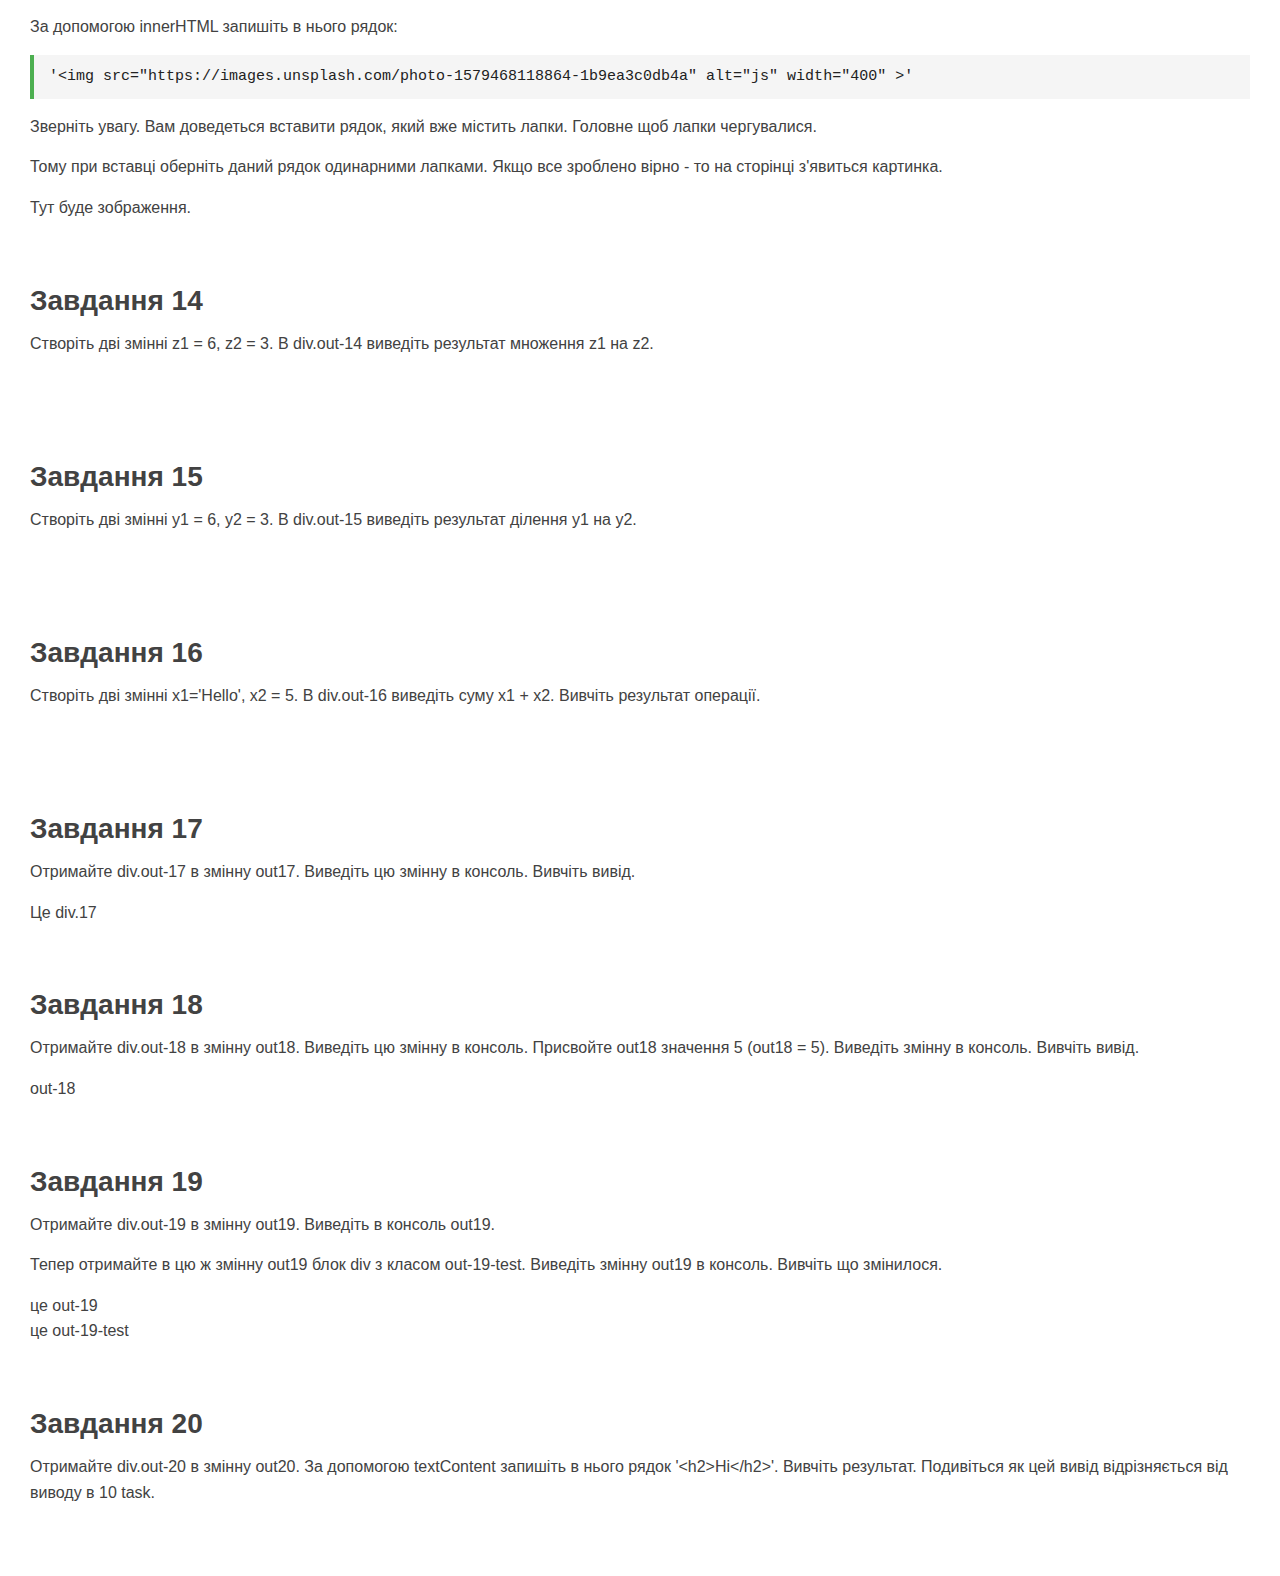
<file: module-01/lesson-01/index.html>
<!DOCTYPE html>
<html lang="uk">
  <head>
    <meta charset="UTF-8" />
    <meta name="viewport" content="width=device-width, initial-scale=1.0" />
    <link
      rel="icon"
      type="image/png"
      href="../../assets/favicon/favicon-96x96.png"
      sizes="96x96"
    />
    <link
      rel="icon"
      type="image/svg+xml"
      href="../../assets/favicon/favicon.svg"
    />
    <link rel="shortcut icon" href="../../assets/favicon/favicon.ico" />
    <link
      rel="apple-touch-icon"
      sizes="180x180"
      href="../../assets/favicon/apple-touch-icon.png"
    />
    <link rel="manifest" href="../../assets/favicon/site.webmanifest" />
    <link rel="stylesheet" href="./css/mustard-ui.min.css" />
    <link rel="stylesheet" href="./css/styles.css" />
    <title>JavaScript 3.0. Module 01</title>
  </head>

  <body>
    
    <header>
      <div class="container container-small">
        <h1 class="title">Module 01</h1>
        <h2 class="subtitle">
          Click on the down arrow and go to the problem solving
        </h2>
        <h3 class="subtitle">Happy coding 👨‍💻</h3>
        <a class="scroll-down" href="#start"></a>
      </div>
    </header>

    <main>
      <section id="start">
        <h4>Завдання 1</h4>
        <p>
          Виведіть у консоль ваше ім'я. <br />Увага - в ході роботи, консоль
          відкрита завжди!
        </p>
      </section>

      <section>
        <h4>Завдання 2</h4>
        <p>
          Виведіть у консоль номер місяця в якому ви народилися. Вивчіть чим
          відрізняється вивід числа і рядка.
        </p>
      </section>

      <section>
        <h4>Завдання 3</h4>
        <p>Виведіть у консоль рядок: 'Ласкаво '+' просимо '+' на курс'</p>
        <pre>'Ласкаво '+' просимо '+' на курс'</pre>
      </section>

      <section>
        <h4>Завдання 4</h4>
        <p>
          За допомогою alert виведіть число 2019. Після спрацювання коду -
          закоментуйте його, щоб не заважав для подальшої розробки
        </p>
      </section>

      <section>
        <h4>Завдання 5</h4>
        <p>
          За допомогою console.log виведіть результат операції 2019 - 200.
          Перевірте результат в консолі.
        </p>
      </section>

      <section>
        <h4>Завдання 6</h4>
        <p>
          На сторінці створено div#six. За допомогою document.getElementById
          запишіть в div#six текст 'Hello World'.
        </p>
        <div id="six"></div>
      </section>

      <section>
        <h4>Завдання 7</h4>
        <p>
          На сторінці створено div#seven. За допомогою document.getElementById
          запишіть в даний елемент результат множення 12 на 12. Множення можна
          зробити за допомогою знака зірочки (shift + 8).
        </p>
        <div id="seven"></div>
      </section>

      <section>
        <h4>Завдання 8</h4>
        <p>
          На сторінці створено div.out-8. За допомогою document.querySelector
          запишіть в даний елемент текст &#x27;task-8&#x27;.
        </p>
        <div class="out-8"></div>
      </section>

      <section>
        <h4>Завдання 9</h4>
        <p>На сторінці створена верстка:</p>
        <pre>
&#x3C;h2&#x3E;Hello &#x3C;span class=&#x22;out-8&#x22;&#x3E;everyone&#x3C;/span&#x3E;&#x3C;/h2&#x3E;
</pre
        >
        <h2>Hello <span class="out-8">everyone</span></h2>
        <p>
          Замініть за допомогою querySelector текст всередині span на 'world'
        </p>
      </section>

      <section>
        <h4>Завдання 10</h4>
        <p>
          На сторінці створено div.out-10. За допомогою innerHTML запишіть
          всередину нього наступний рядок '&#x3C;h2&#x3E;Hi&#x3C;/h2&#x3E;'.
        </p>
        <div class="out-10"></div>
      </section>

      <section>
        <h4>Завдання 11</h4>
        <p>
          На сторінці створено div.out-11. Запишіть всередину нього рядок '123'.
          Для запису використовуйте innerHTML. Другою операцією - допишіть в
          div.out-11 рядок '456'. Для дозапису застосуйте +=.
        </p>
        <div class="out-11"></div>
      </section>

      <section>
        <h4>Завдання 12</h4>
        <p>
          На сторінці створено div.out-12. Отримайте його в змінну a. За
          допомогою innerHTML запишіть всередину змінної a число 3.1415. Вивчіть
          як в JS пишуться дроби - через крапку або через кому!
        </p>
        <div class="out-12"></div>
      </section>

      <section>
        <h4>Завдання 13</h4>
        <p>На сторінці створено div.out-13. Отримайте його в змінну out13.</p>
        <p>За допомогою innerHTML запишіть в нього рядок:</p>
        <pre>
&#x27;&#x3C;img src=&#x22;https://images.unsplash.com/photo-1579468118864-1b9ea3c0db4a&#x22; alt=&#x22;js&#x22; width=&#x22;400&#x22; &#x3E;&#x27;
</pre
        >
        <p>
          Зверніть увагу. Вам доведеться вставити рядок, який вже містить лапки.
          Головне щоб лапки чергувалися.
        </p>
        <p>
          Тому при вставці оберніть даний рядок одинарними лапками. Якщо все
          зроблено вірно - то на сторінці з'явиться картинка.
        </p>
        <div class="out-13">Тут буде зображення.</div>
      </section>

      <section>
        <h4>Завдання 14</h4>
        <p>
          Створіть дві змінні z1 = 6, z2 = 3. В div.out-14 виведіть результат
          множення z1 на z2.
        </p>
        <div class="out-14"></div>
      </section>

      <section>
        <h4>Завдання 15</h4>
        <p>
          Створіть дві змінні y1 = 6, y2 = 3. В div.out-15 виведіть результат
          ділення y1 на y2.
        </p>
        <div class="out-15"></div>
      </section>

      <section>
        <h4>Завдання 16</h4>
        <p>
          Створіть дві змінні x1='Hello', x2 = 5. В div.out-16 виведіть суму x1
          + x2. Вивчіть результат операції.
        </p>
        <div class="out-16"></div>
      </section>

      <section>
        <h4>Завдання 17</h4>
        <p>
          Отримайте div.out-17 в змінну out17. Виведіть цю змінну в консоль.
          Вивчіть вивід.
        </p>
        <div class="out-17">Це div.17</div>
      </section>

      <section>
        <h4>Завдання 18</h4>
        <p>
          Отримайте div.out-18 в змінну out18. Виведіть цю змінну в консоль.
          Присвойте out18 значення 5 (out18 = 5). Виведіть змінну в консоль.
          Вивчіть вивід.
        </p>
        <div class="out-18">out-18</div>
      </section>

      <section>
        <h4>Завдання 19</h4>
        <p>Отримайте div.out-19 в змінну out19. Виведіть в консоль out19.</p>
        <p>
          Тепер отримайте в цю ж змінну out19 блок div з класом out-19-test.
          Виведіть змінну out19 в консоль. Вивчіть що змінилося.
        </p>
        <div class="out-19">це out-19</div>
        <div class="out-19-test">це out-19-test</div>
      </section>

      <section>
        <h4>Завдання 20</h4>
        <p>
          Отримайте div.out-20 в змінну out20. За допомогою textContent запишіть
          в нього рядок &#x27;&#x3C;h2&#x3E;Hi&#x3C;/h2&#x3E;&#x27;. Вивчіть
          результат. Подивіться як цей вивід відрізняється від виводу в 10 task.
        </p>
        <div class="out-20"></div>
      </section>
    </main>

    <script src="./script.js"></script>
  </body>
</html>
</file>
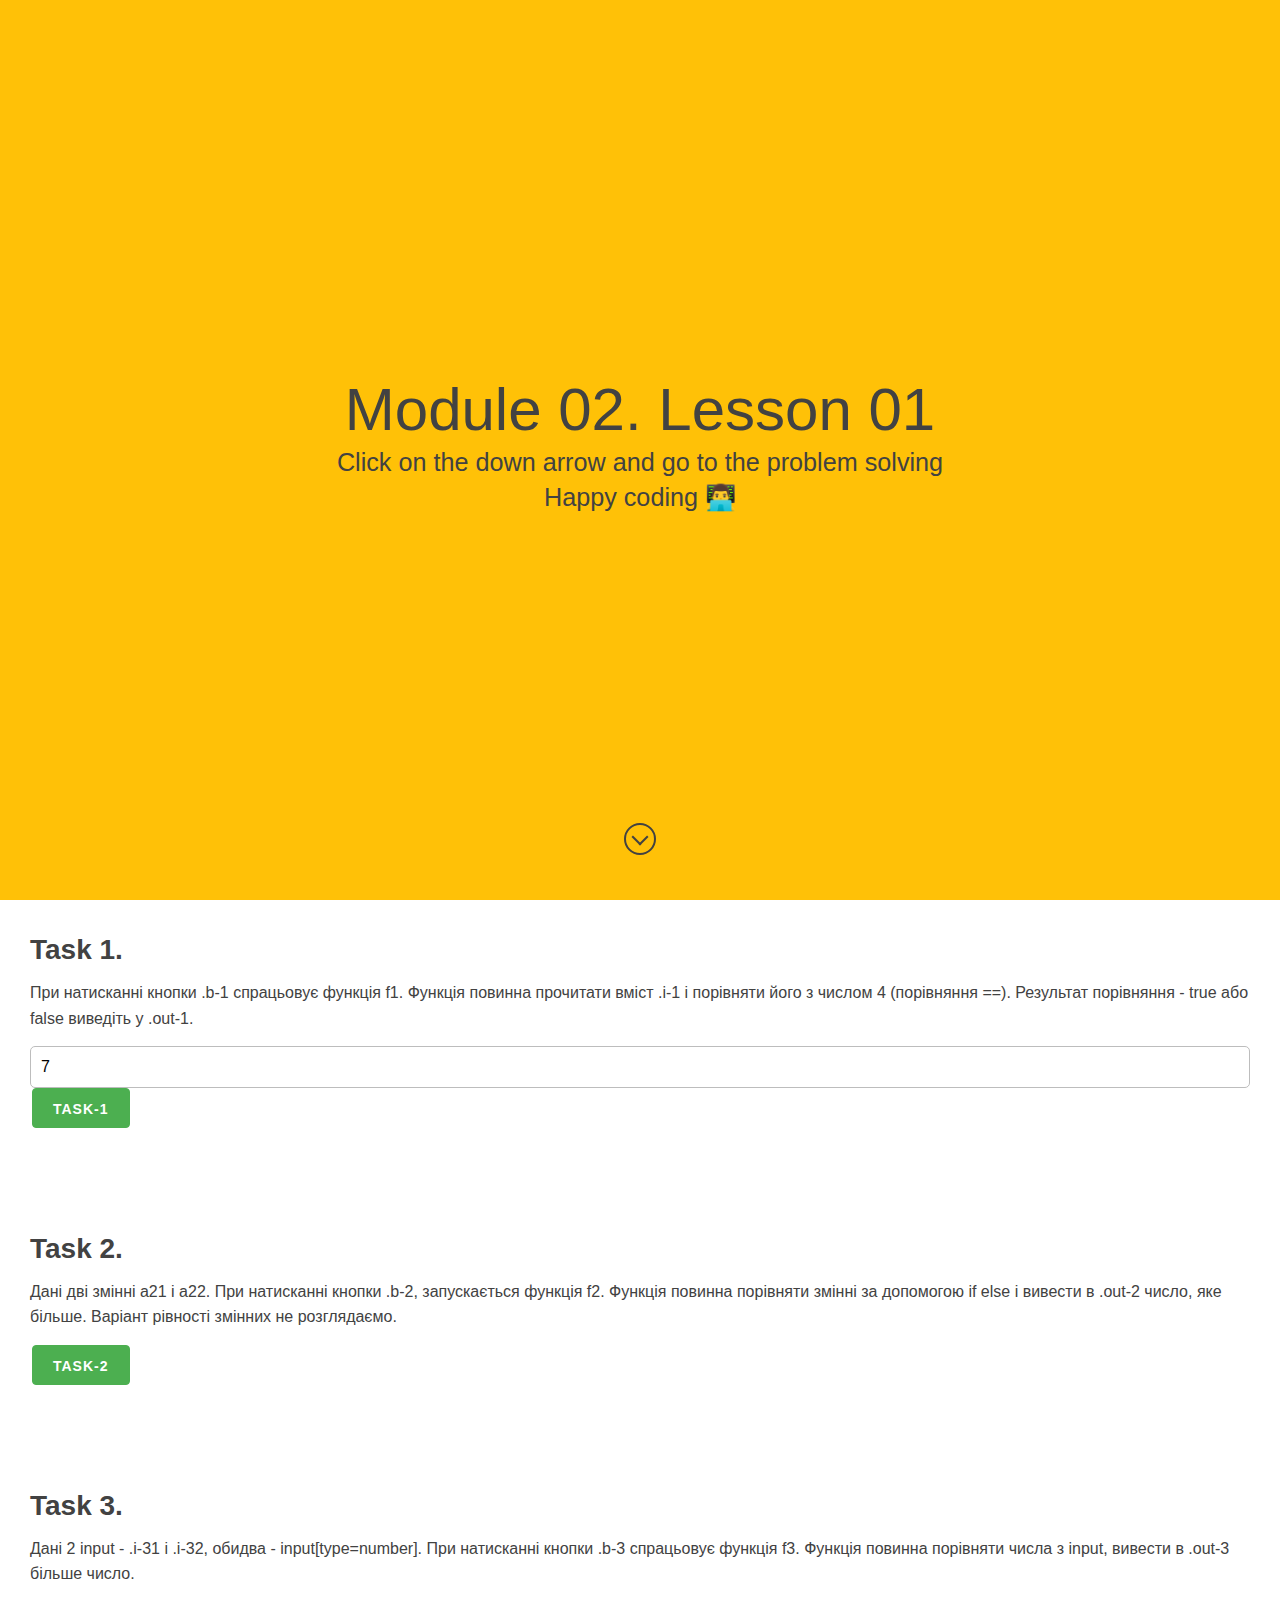
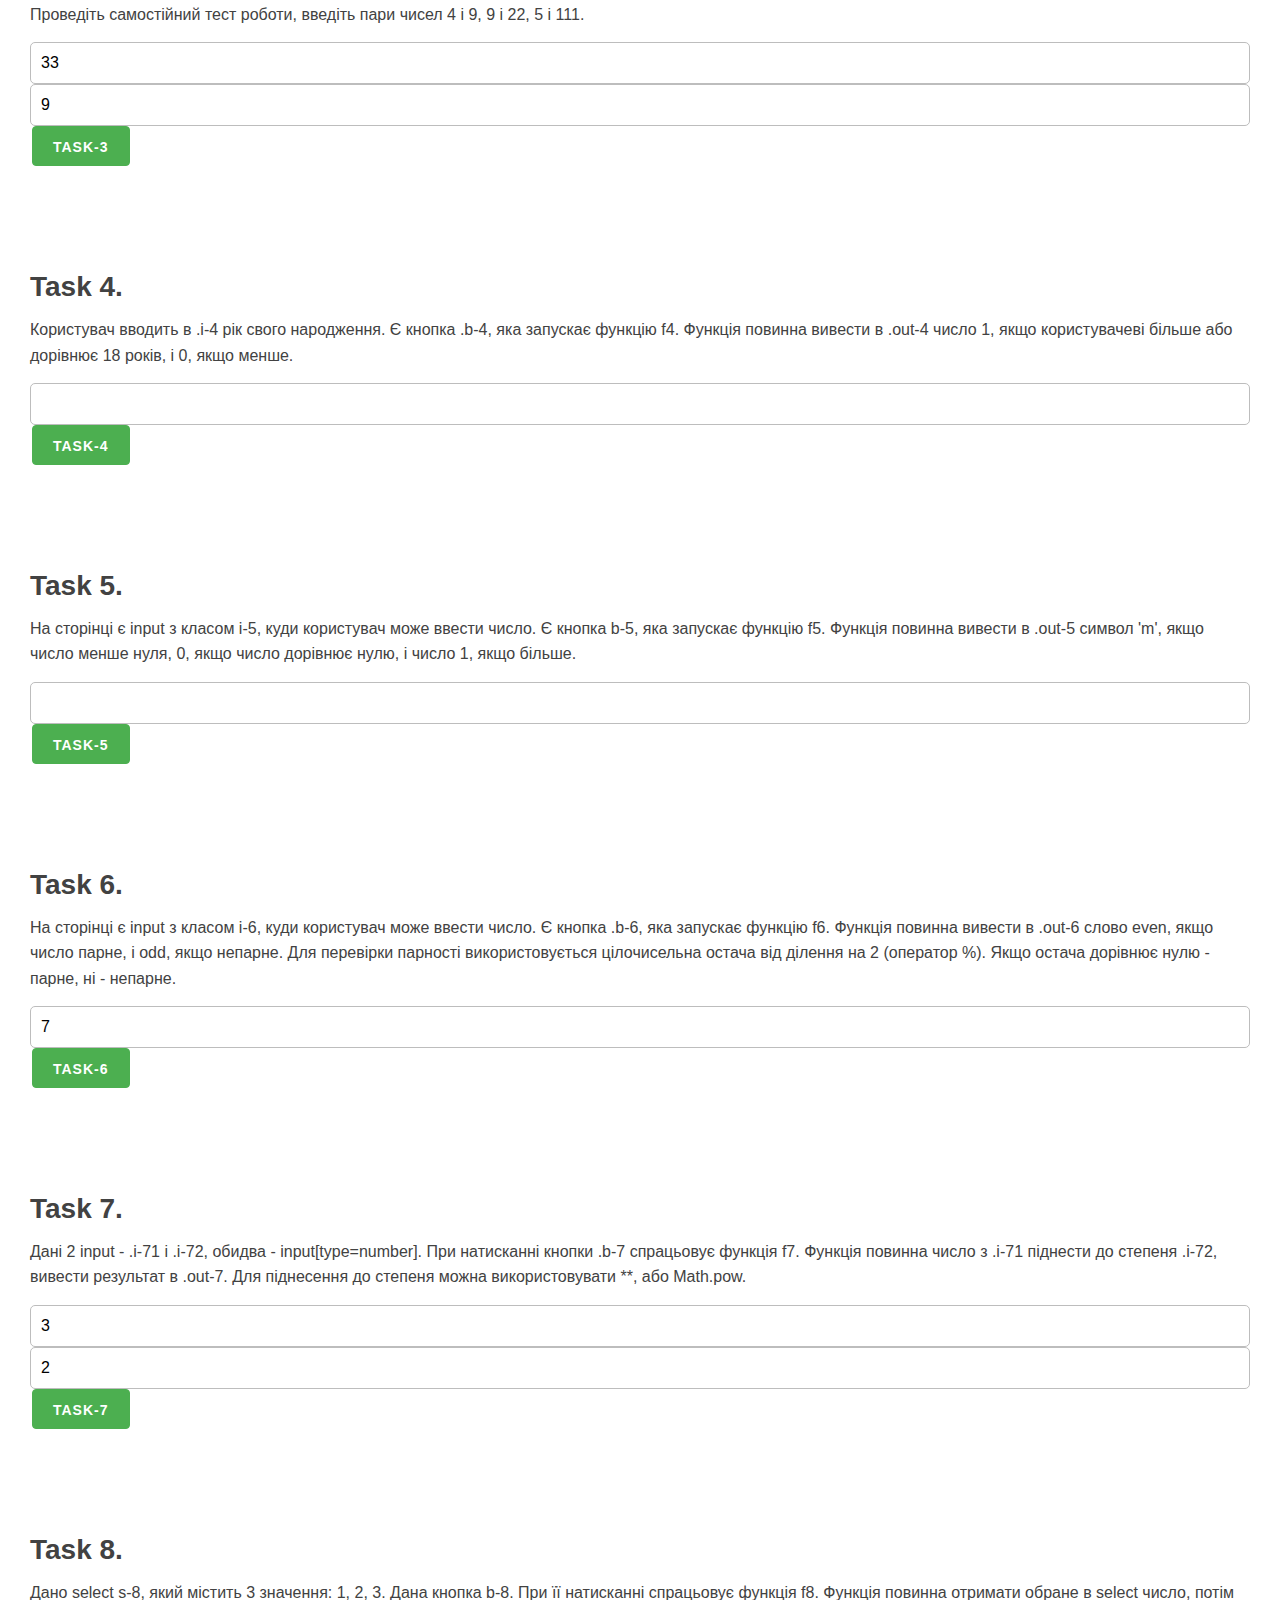
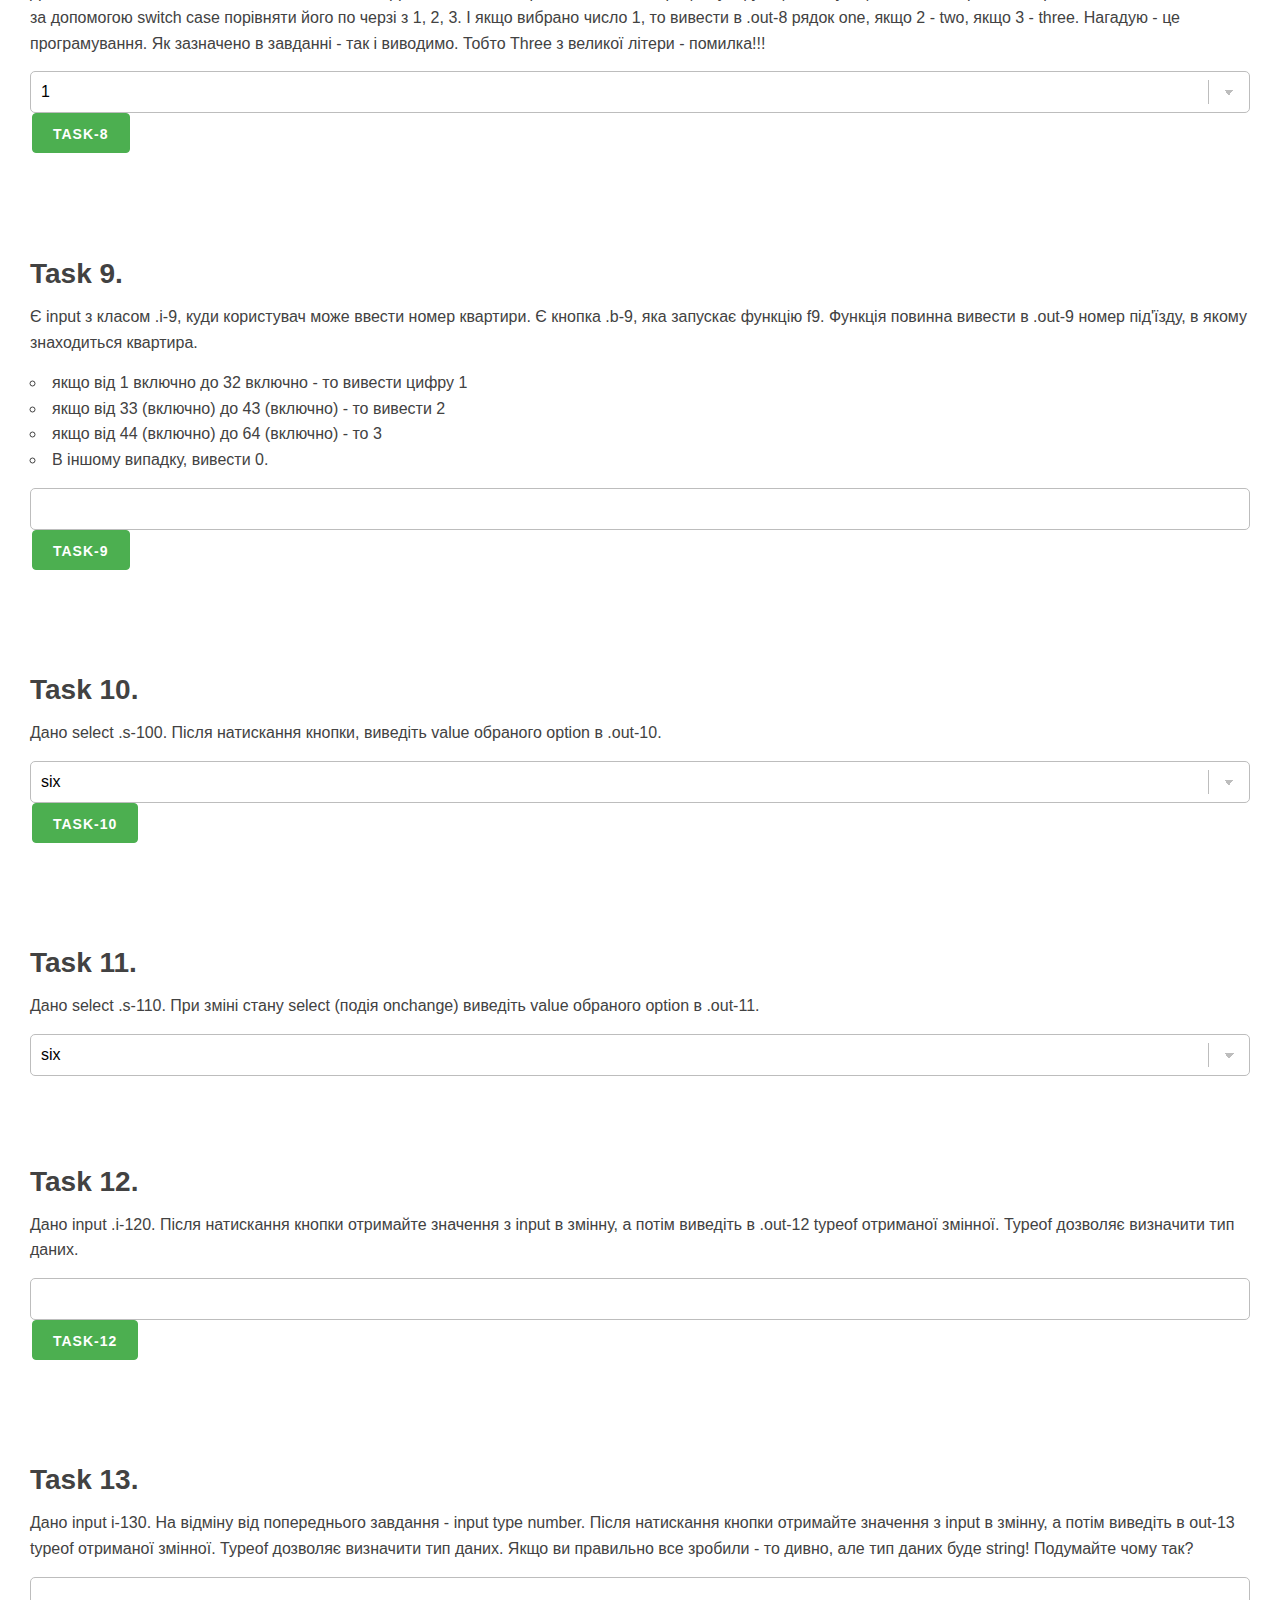
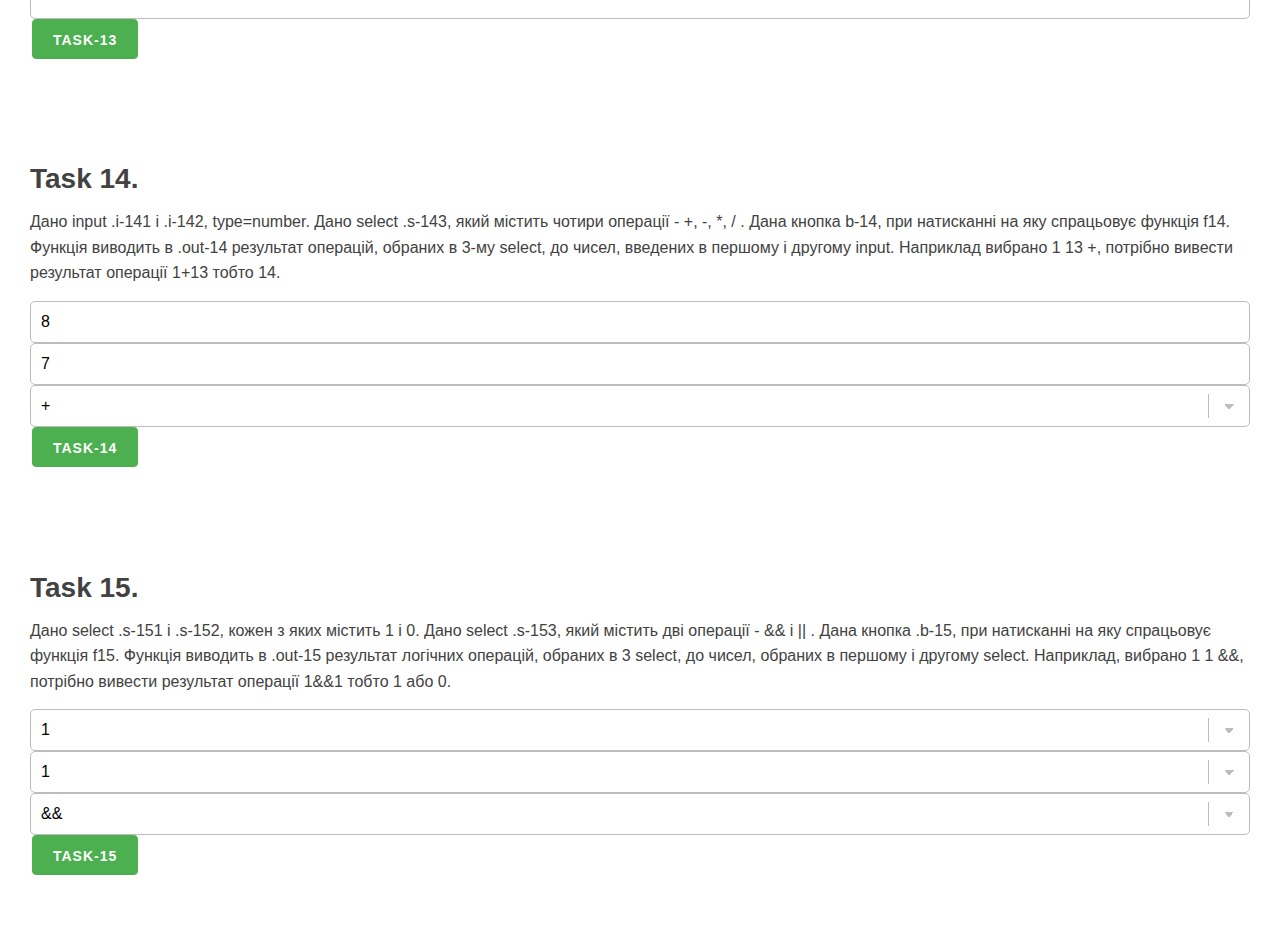
<file: module-02/lesson-01/index.html>
<!DOCTYPE html>
<html lang="uk">
  <head>
    <meta charset="UTF-8" />
    <meta name="viewport" content="width=device-width, initial-scale=1.0" />
    <meta http-equiv="X-UA-Compatible" content="ie=edge" />
    <link rel="stylesheet" href="../../assets/mustard-ui.min.css" />
    <link rel="stylesheet" href="../../assets/styles.css" />
    <title>JavaScript 3.0. Module 02</title>
  </head>

  <body>
    <header>
      <div class="container container-small">
        <h1 class="title">Module 02. Lesson 01</h1>
        <h2 class="subtitle">
          Click on the down arrow and go to the problem solving
        </h2>
        <h3 class="subtitle">Happy coding 👨‍💻</h3>
        <a class="scroll-down" href="#start"></a>
      </div>
    </header>

    <main>
      <section>
        <h4>Task 1.</h4>
        <p>
          При натисканні кнопки .b-1 спрацьовує функція f1. Функція повинна
          прочитати вміст .i-1 і порівняти його з числом 4 (порівняння ==).
          Результат порівняння - true або false виведіть у .out-1.
        </p>
        <input type="number" class="i-1" value="7" />
        <button class="button-primary b-1">Task-1</button>
        <div class="out-1"></div>
      </section>

      <section>
        <h4>Task 2.</h4>
        <p>
          Дані дві змінні a21 і a22. При натисканні кнопки .b-2, запускається
          функція f2. Функція повинна порівняти змінні за допомогою if else і
          вивести в .out-2 число, яке більше. Варіант рівності змінних не
          розглядаємо.
        </p>
        <button class="button-primary b-2">Task-2</button>
        <div class="out-2"></div>
      </section>

      <section>
        <h4>Task 3.</h4>
        <p>
          Дані 2 input - .i-31 і .i-32, обидва - input[type=number]. При
          натисканні кнопки .b-3 спрацьовує функція f3. Функція повинна
          порівняти числа з input, вивести в .out-3 більше число.
        </p>
        <p>
          Проведіть самостійний тест роботи, введіть пари чисел 4 і 9, 9 і 22, 5
          і 111.
        </p>
        <div><input type="number" class="i-31" value="33" /></div>
        <div><input type="number" class="i-32" value="9" /></div>
        <button class="button-primary b-3">Task-3</button>
        <div class="out-3"></div>
      </section>

      <section>
        <h4>Task 4.</h4>
        <p>
          Користувач вводить в .i-4 рік свого народження. Є кнопка .b-4, яка
          запускає функцію f4. Функція повинна вивести в .out-4 число 1, якщо
          користувачеві більше або дорівнює 18 років, і 0, якщо менше.
        </p>
        <input type="number" class="i-4" />
        <button class="button-primary b-4">Task-4</button>
        <div class="out-4"></div>
      </section>

      <section>
        <h4>Task 5.</h4>
        <p>
          На сторінці є input з класом i-5, куди користувач може ввести число. Є
          кнопка b-5, яка запускає функцію f5. Функція повинна вивести в .out-5
          символ 'm', якщо число менше нуля, 0, якщо число дорівнює нулю, і
          число 1, якщо більше.
        </p>
        <input type="number" class="i-5" />
        <button class="button-primary b-5">Task-5</button>
        <div class="out-5"></div>
      </section>

      <section>
        <h4>Task 6.</h4>
        <p>
          На сторінці є input з класом i-6, куди користувач може ввести число. Є
          кнопка .b-6, яка запускає функцію f6. Функція повинна вивести в .out-6
          слово even, якщо число парне, і odd, якщо непарне. Для перевірки
          парності використовується цілочисельна остача від ділення на 2
          (оператор %). Якщо остача дорівнює нулю - парне, ні - непарне.
        </p>
        <input type="number" class="i-6" value="7" />
        <button class="button-primary b-6">Task-6</button>
        <div class="out-6"></div>
      </section>

      <section>
        <h4>Task 7.</h4>
        <p>
          Дані 2 input - .i-71 і .i-72, обидва - input[type=number]. При
          натисканні кнопки .b-7 спрацьовує функція f7. Функція повинна число з
          .i-71 піднести до степеня .i-72, вивести результат в .out-7. Для
          піднесення до степеня можна використовувати **, або Math.pow.
        </p>
        <div><input type="number" class="i-71" value="3" /></div>
        <div><input type="number" class="i-72" value="2" /></div>
        <button class="button-primary b-7">Task-7</button>
        <div class="out-7"></div>
      </section>

      <section>
        <h4>Task 8.</h4>
        <p>
          Дано select s-8, який містить 3 значення: 1, 2, 3. Дана кнопка b-8.
          При її натисканні спрацьовує функція f8. Функція повинна отримати
          обране в select число, потім за допомогою switch case порівняти його
          по черзі з 1, 2, 3. І якщо вибрано число 1, то вивести в .out-8 рядок
          one, якщо 2 - two, якщо 3 - three. Нагадую - це програмування. Як
          зазначено в завданні - так і виводимо. Тобто Three з великої літери -
          помилка!!!
        </p>
        <div>
          <select class="s-8">
            <option value="1">1</option>
            <option value="2">2</option>
            <option value="3">3</option>
          </select>
        </div>
        <button class="button-primary b-8">Task-8</button>
        <div class="out-8"></div>
      </section>

      <section>
        <h4>Task 9.</h4>
        <p>
          Є input з класом .i-9, куди користувач може ввести номер квартири. Є
          кнопка .b-9, яка запускає функцію f9. Функція повинна вивести в .out-9
          номер під'їзду, в якому знаходиться квартира.
        </p>
        <ul>
          <li>якщо від 1 включно до 32 включно - то вивести цифру 1</li>
          <li>якщо від 33 (включно) до 43 (включно) - то вивести 2</li>
          <li>якщо від 44 (включно) до 64 (включно) - то 3</li>
          <li>В іншому випадку, вивести 0.</li>
        </ul>
        <input type="number" class="i-9" />
        <button class="button-primary b-9">Task-9</button>
        <div class="out-9"></div>
      </section>

      <section>
        <h4>Task 10.</h4>
        <p>
          Дано select .s-100. Після натискання кнопки, виведіть value обраного
          option в .out-10.
        </p>
        <div>
          <select class="s-100">
            <option value="6">six</option>
            <option value="7">seven</option>
            <option value="11">eleven</option>
            <option value="9">nine</option>
          </select>
        </div>
        <button class="button-primary b-10">Task-10</button>
        <div class="out-10"></div>
      </section>

      <section>
        <h4>Task 11.</h4>
        <p>
          Дано select .s-110. При зміні стану select (подія onchange) виведіть
          value обраного option в .out-11.
        </p>
        <div>
          <select class="s-110">
            <option value="6">six</option>
            <option value="7">seven</option>
            <option value="11">eleven</option>
            <option value="9">nine</option>
          </select>
        </div>
        <div class="out-11"></div>
      </section>

      <section>
        <h4>Task 12.</h4>
        <p>
          Дано input .i-120. Після натискання кнопки отримайте значення з input
          в змінну, а потім виведіть в .out-12 typeof отриманої змінної. Typeof
          дозволяє визначити тип даних.
        </p>
        <input type="text" class="i-120" />
        <button class="button-primary b-12">Task-12</button>
        <div class="out-12"></div>
      </section>

      <section>
        <h4>Task 13.</h4>
        <p>
          Дано input i-130. На відміну від попереднього завдання - input type
          number. Після натискання кнопки отримайте значення з input в змінну, а
          потім виведіть в out-13 typeof отриманої змінної. Typeof дозволяє
          визначити тип даних. Якщо ви правильно все зробили - то дивно, але тип
          даних буде string! Подумайте чому так?
        </p>
        <input type="number" class="i-130" />
        <button class="button-primary b-13">Task-13</button>
        <div class="out-13"></div>
      </section>

      <section>
        <h4>Task 14.</h4>
        <p>
          Дано input .i-141 і .i-142, type=number. Дано select .s-143, який
          містить чотири операції - +, -, *, / . Дана кнопка b-14, при
          натисканні на яку спрацьовує функція f14. Функція виводить в .out-14
          результат операцій, обраних в 3-му select, до чисел, введених в
          першому і другому input. Наприклад вибрано 1 13 +, потрібно вивести
          результат операції 1+13 тобто 14.
        </p>
        <div><input type="number" class="i-141" value="8" /></div>
        <div><input type="number" class="i-142" value="7" /></div>
        <div>
          <select class="s-143">
            <option value="+">+</option>
            <option value="-">-</option>
            <option value="*">*</option>
            <option value="/">/</option>
          </select>
        </div>
        <button class="button-primary b-14">Task-14</button>
        <div class="out-14"></div>
      </section>

      <section>
        <h4>Task 15.</h4>
        <p>
          Дано select .s-151 і .s-152, кожен з яких містить 1 і 0. Дано select
          .s-153, який містить дві операції - && і || . Дана кнопка .b-15, при
          натисканні на яку спрацьовує функція f15. Функція виводить в .out-15
          результат логічних операцій, обраних в 3 select, до чисел, обраних в
          першому і другому select. Наприклад, вибрано 1 1 &&, потрібно вивести
          результат операції 1&&1 тобто 1 або 0.
        </p>
        <div>
          <select class="s-151">
            <option value="1">1</option>
            <option value="0">0</option>
          </select>
        </div>
        <div>
          <select class="s-152">
            <option value="1">1</option>
            <option value="0">0</option>
          </select>
        </div>
        <div>
          <select class="s-153">
            <option value="&&">&&</option>
            <option value="||">||</option>
          </select>
        </div>
        <button class="button-primary b-15">Task-15</button>
        <div class="out-15"></div>
      </section>
    </main>

    <script src="./script.js"></script>
  </body>
</html>
</file>
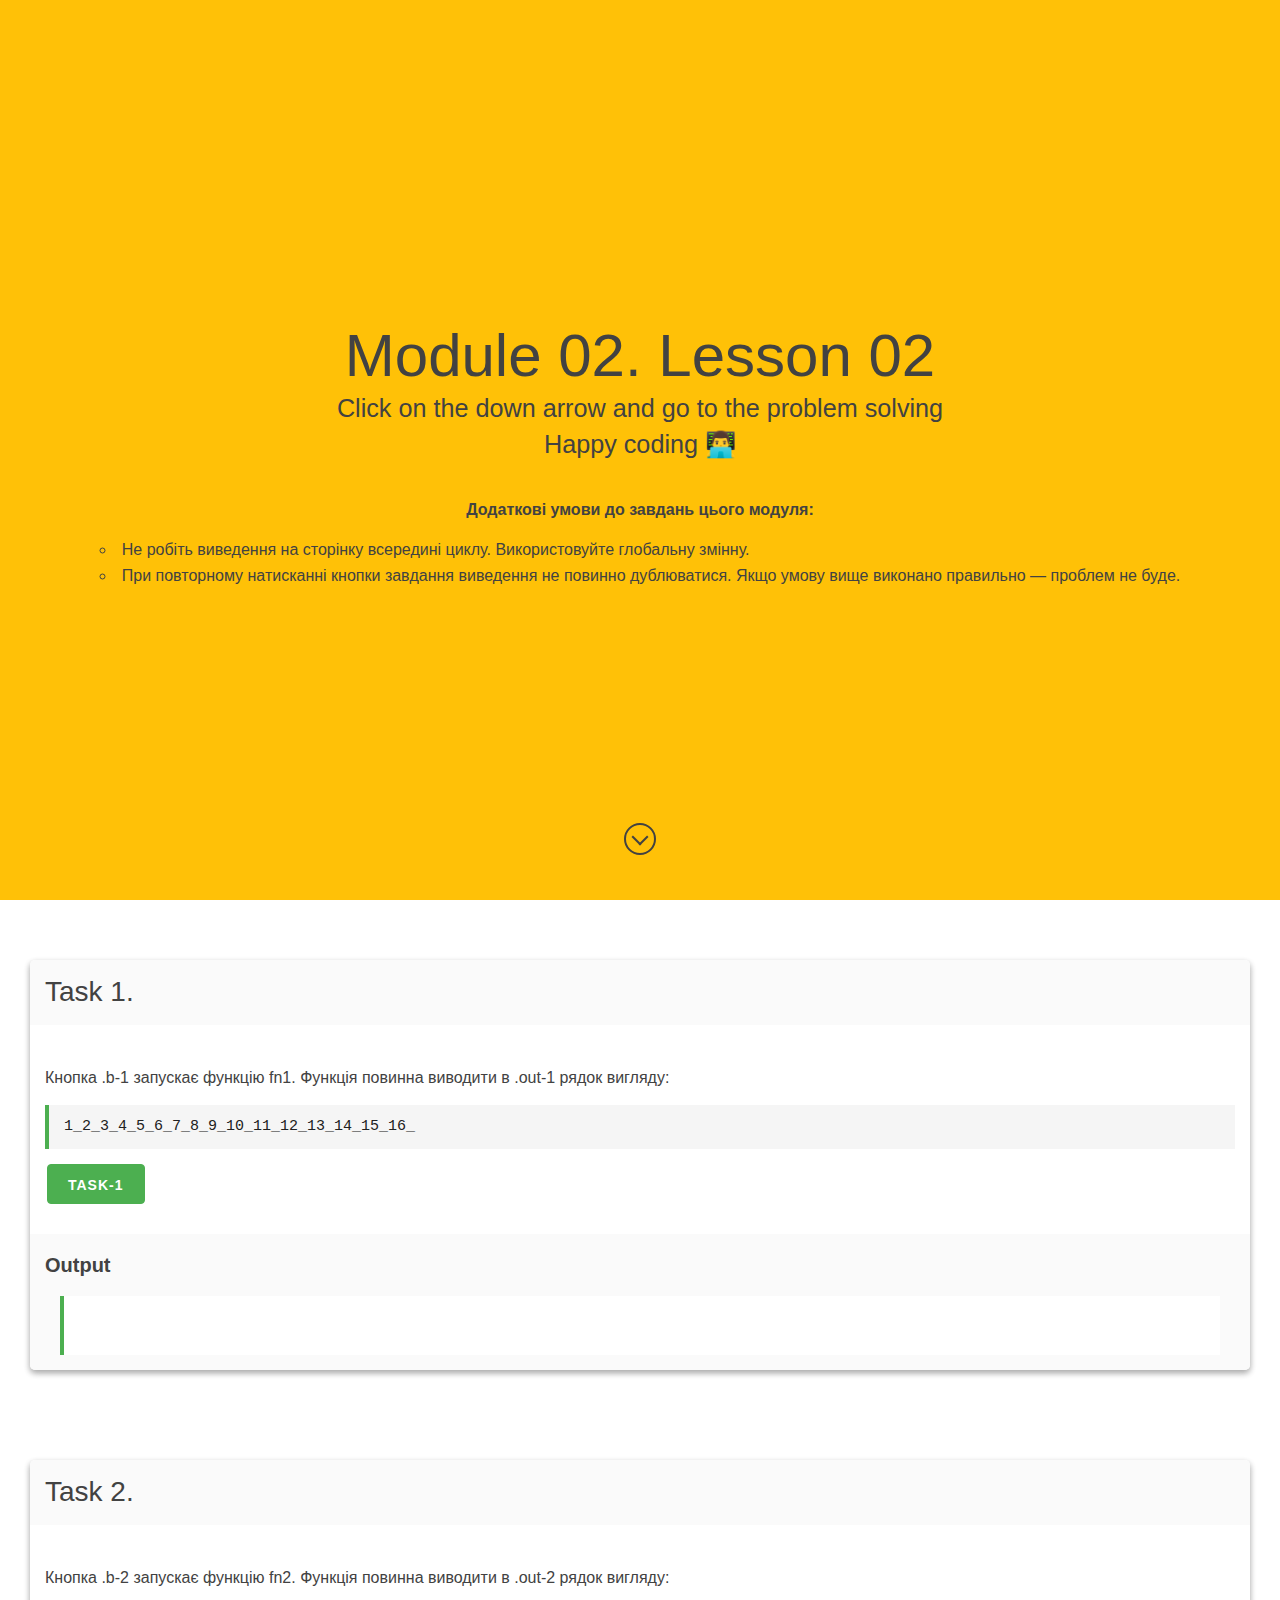
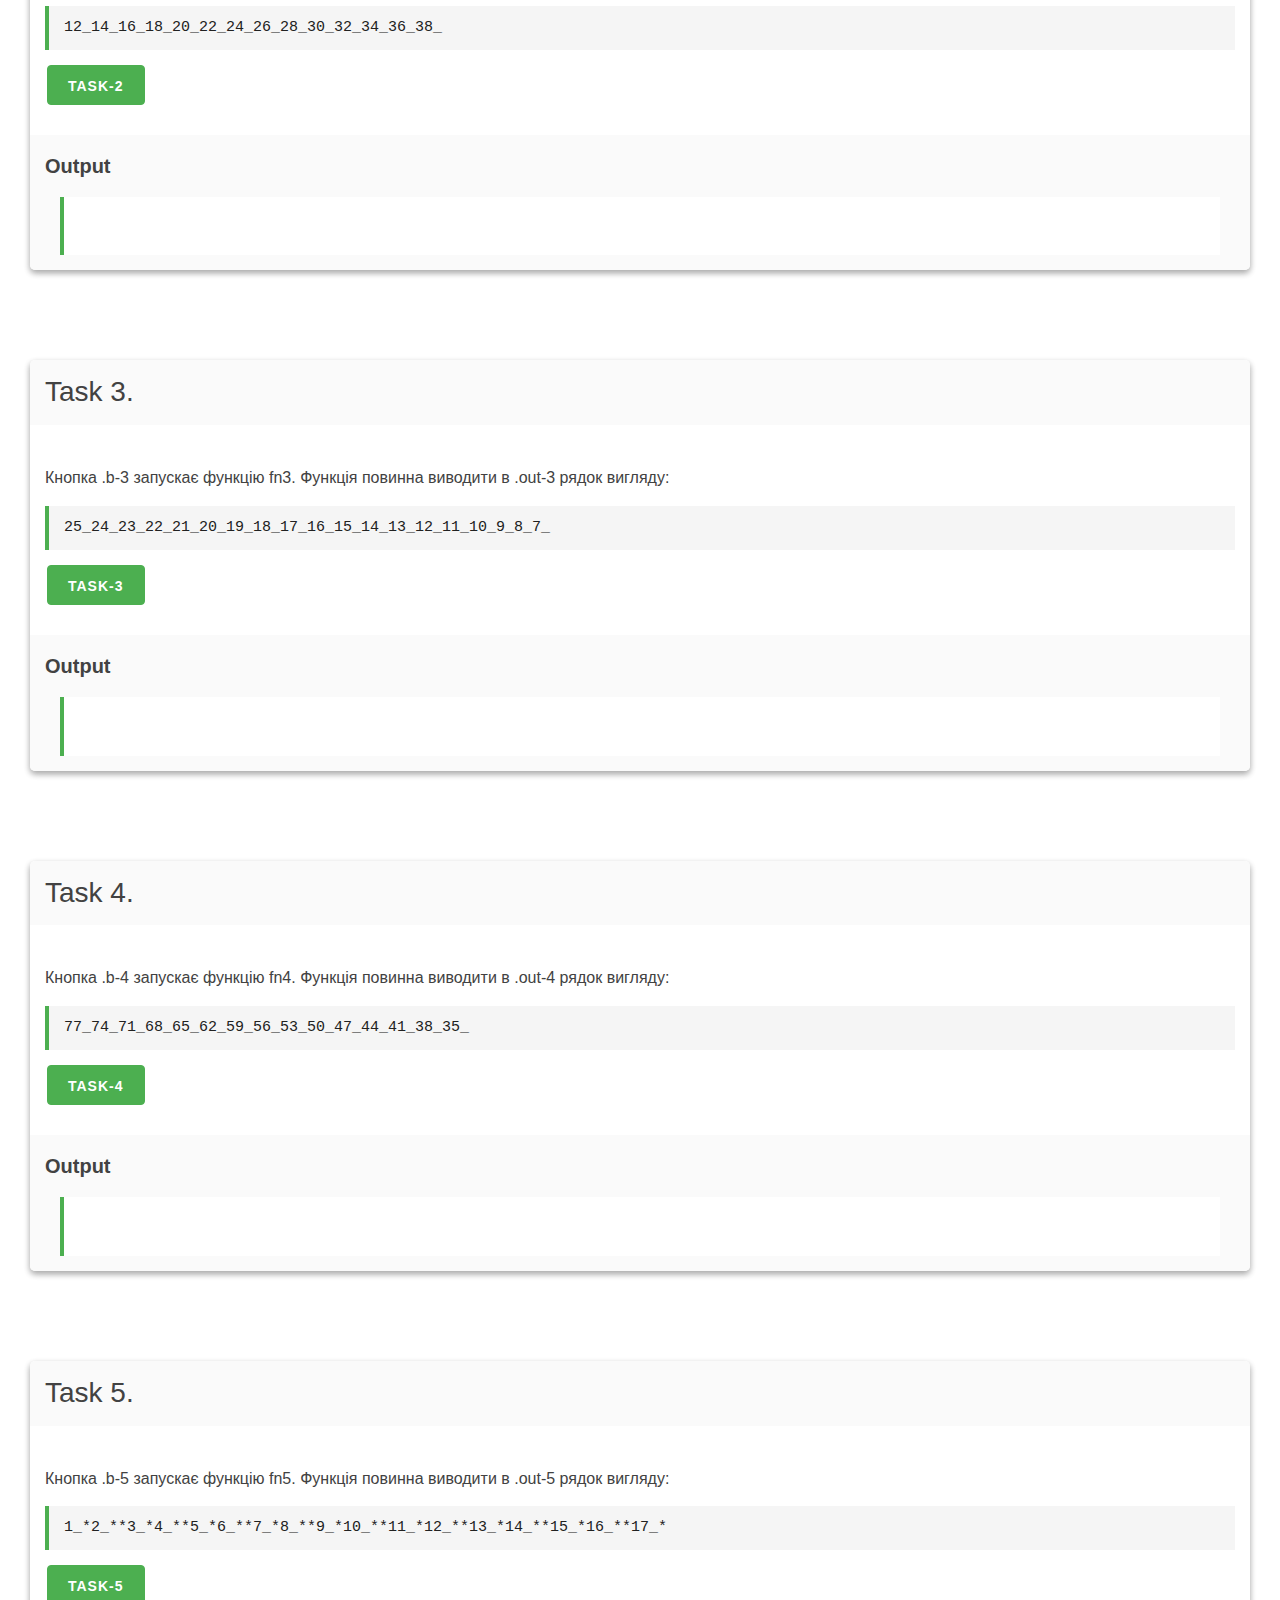
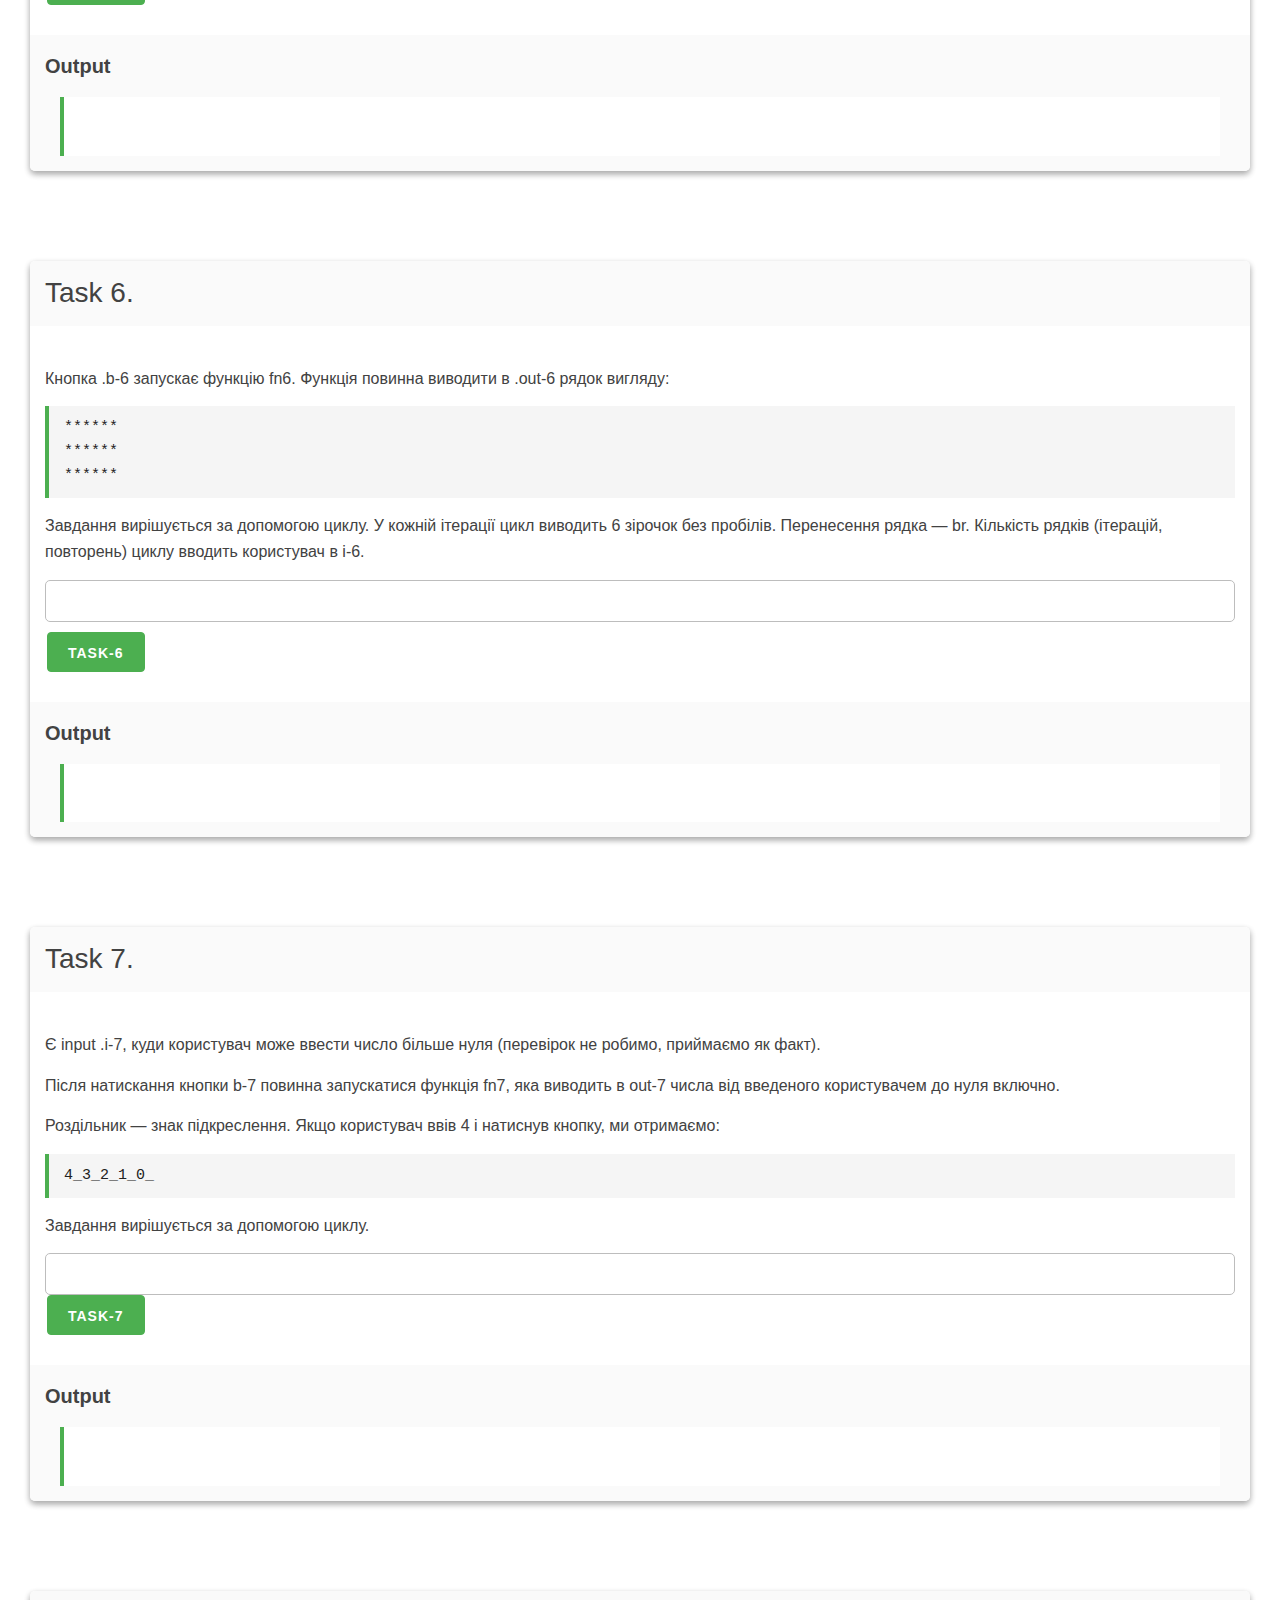
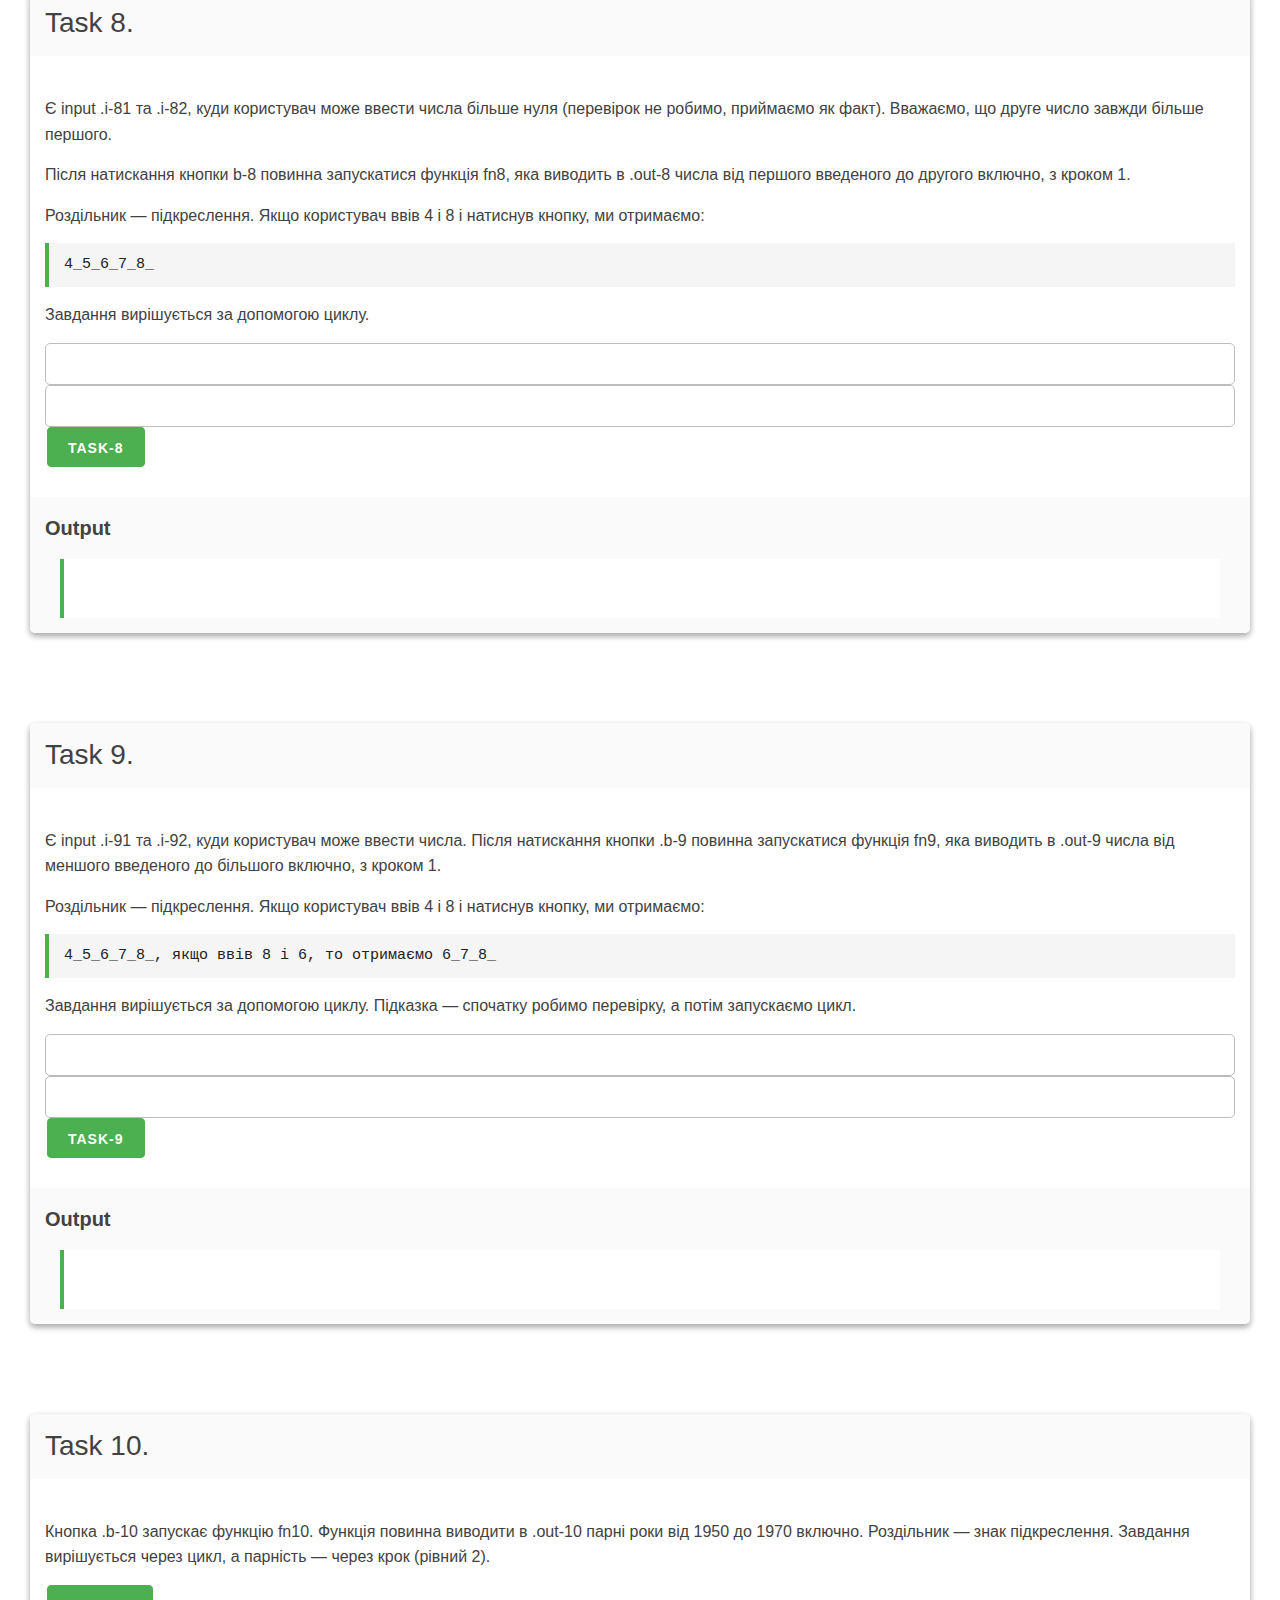
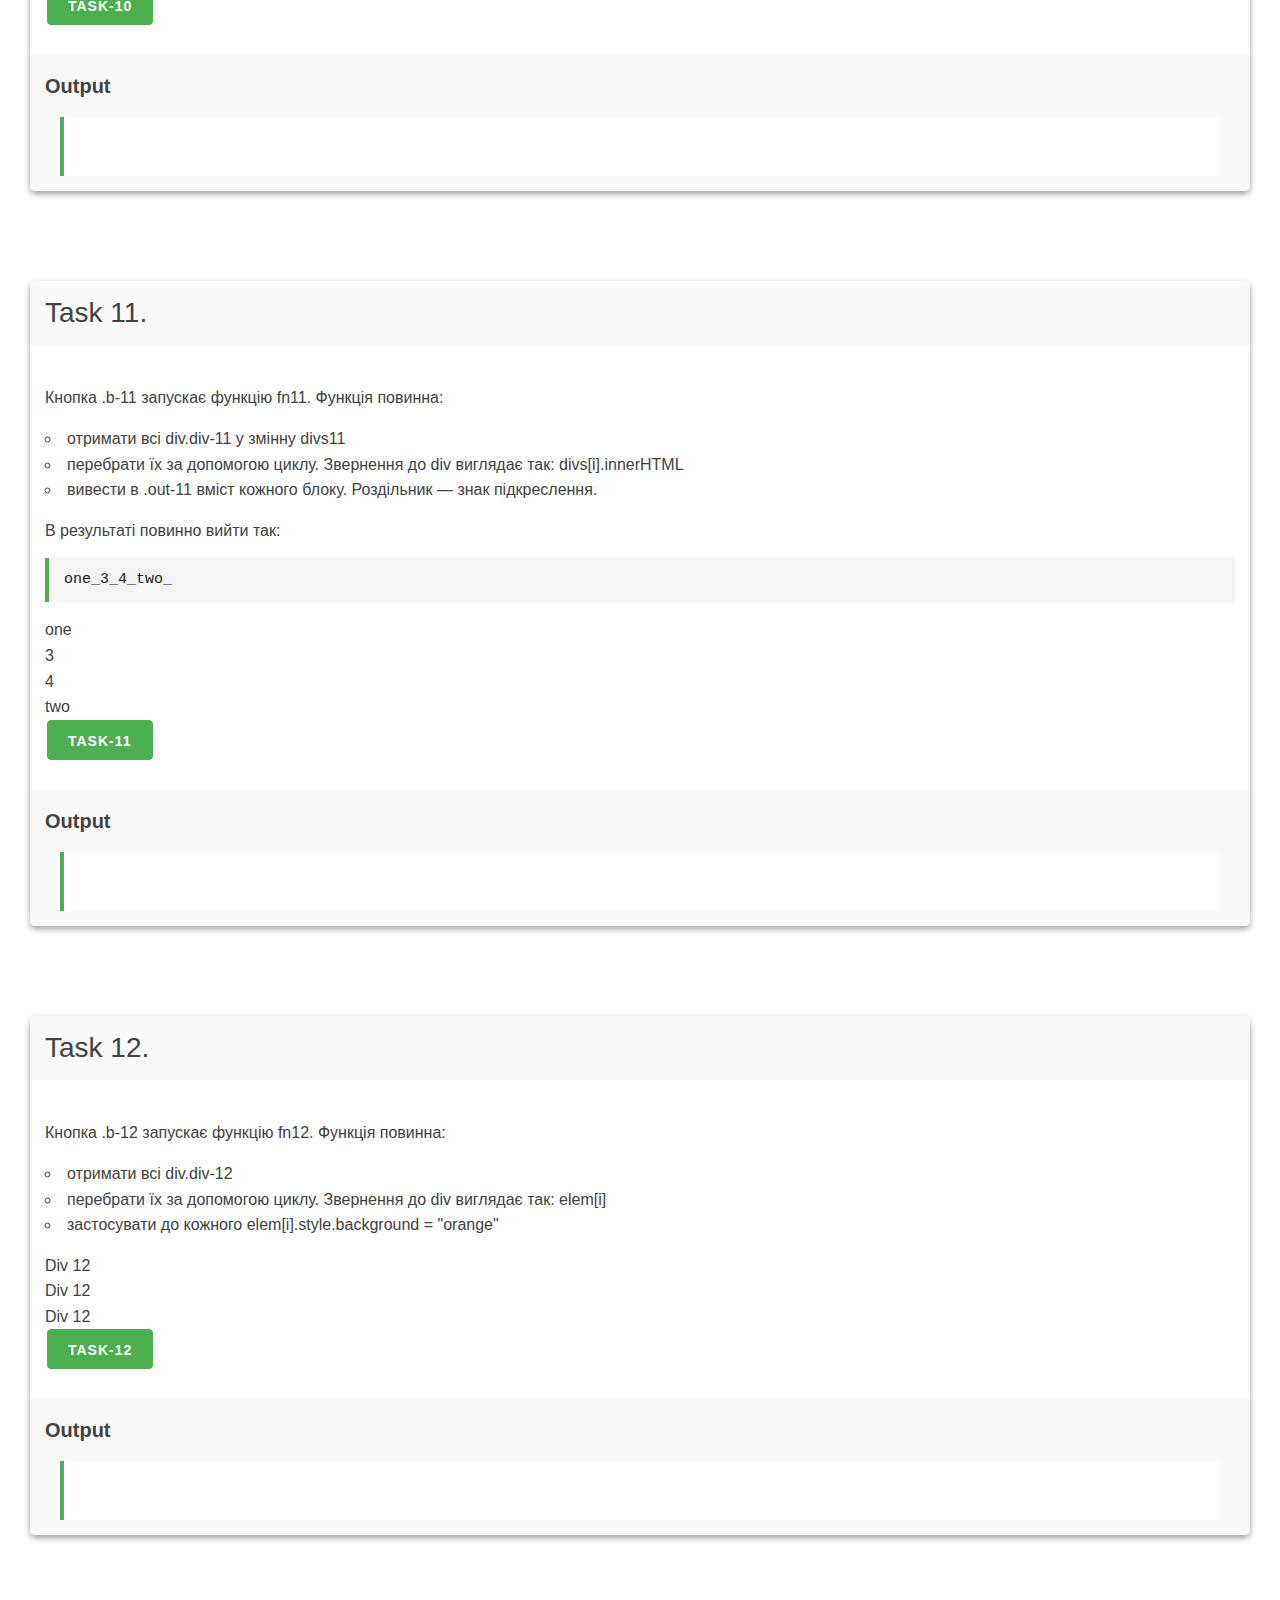
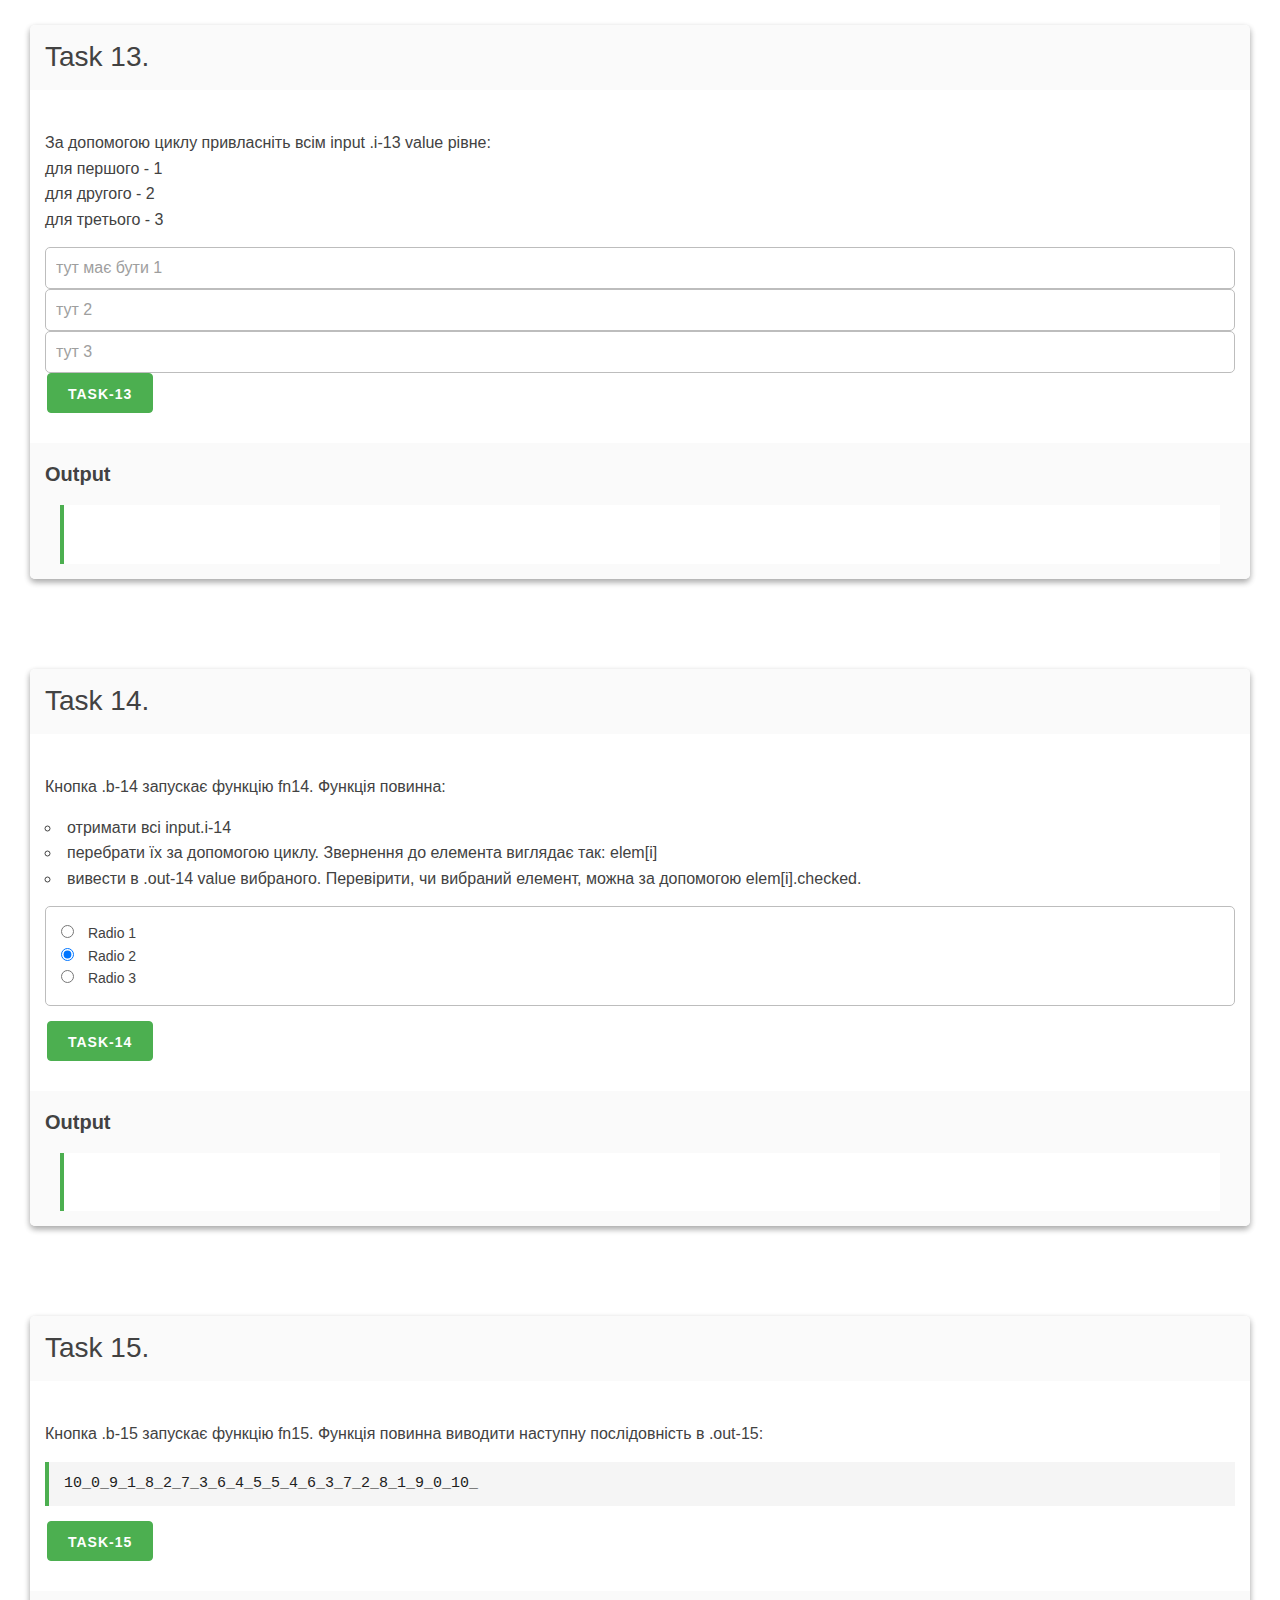
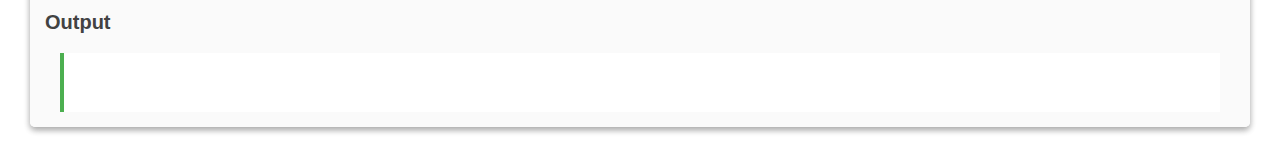
<file: module-02/lesson-02/index.html>
<!DOCTYPE html>
<html lang="uk">
  <head>
    <meta charset="UTF-8" />
    <meta name="viewport" content="width=device-width, initial-scale=1.0" />
    <title>JavaScript 3.0. Module 02</title>
    <link rel="stylesheet" href="../../assets/mustard-ui.min.css" />
    <link rel="stylesheet" href="../../assets/styles.css" />
  </head>

  <body>
    <header>
      <div class="container container-small">
        <h1 class="title">Module 02. Lesson 02</h1>
        <h2 class="subtitle">
          Click on the down arrow and go to the problem solving
        </h2>
        <h3 class="subtitle">Happy coding 👨‍💻</h3>
        <a class="scroll-down" href="#start"></a>
      </div>
      <p><strong>Додаткові умови до завдань цього модуля:</strong></p>
      <ul>
        <li>
          Не робіть виведення на сторінку всередині циклу. Використовуйте
          глобальну змінну.
        </li>
        <li>
          При повторному натисканні кнопки завдання виведення не повинно
          дублюватися. Якщо умову вище виконано правильно — проблем не буде.
        </li>
      </ul>
    </header>

    <main>
      <section id="start">
        <div class="panel">
          <div class="panel-head">
            <p class="panel-title">Task 1.</p>
          </div>
          <div class="panel-body">
            <p>
              Кнопка .b-1 запускає функцію fn1. Функція повинна виводити в
              .out-1 рядок вигляду:
            </p>
            <pre>1_2_3_4_5_6_7_8_9_10_11_12_13_14_15_16_</pre>
            <button class="button-primary b-1">Task-1</button>
          </div>
          <div class="panel-footer">
            <h6>Output</h6>
            <blockquote>
              <div class="out-1"></div>
            </blockquote>
          </div>
        </div>
      </section>

      <section>
        <div class="panel">
          <div class="panel-head">
            <p class="panel-title">Task 2.</p>
          </div>
          <div class="panel-body">
            <p>
              Кнопка .b-2 запускає функцію fn2. Функція повинна виводити в
              .out-2 рядок вигляду:
            </p>
            <pre> 12_14_16_18_20_22_24_26_28_30_32_34_36_38_</pre>
            <button class="button-primary b-2">Task-2</button>
          </div>
          <div class="panel-footer">
            <h6>Output</h6>
            <blockquote>
              <div class="out-2"></div>
            </blockquote>
          </div>
        </div>
      </section>

      <section>
        <div class="panel">
          <div class="panel-head">
            <p class="panel-title">Task 3.</p>
          </div>
          <div class="panel-body">
            <p>
              Кнопка .b-3 запускає функцію fn3. Функція повинна виводити в
              .out-3 рядок вигляду:
            </p>
            <pre> 25_24_23_22_21_20_19_18_17_16_15_14_13_12_11_10_9_8_7_</pre>
            <button class="button-primary b-3">Task-3</button>
          </div>
          <div class="panel-footer">
            <h6>Output</h6>
            <blockquote>
              <div class="out-3"></div>
            </blockquote>
          </div>
        </div>
      </section>

      <section>
        <div class="panel">
          <div class="panel-head">
            <p class="panel-title">Task 4.</p>
          </div>
          <div class="panel-body">
            <p>
              Кнопка .b-4 запускає функцію fn4. Функція повинна виводити в
              .out-4 рядок вигляду:
            </p>
            <pre> 77_74_71_68_65_62_59_56_53_50_47_44_41_38_35_</pre>
            <button class="button-primary b-4">Task-4</button>
          </div>
          <div class="panel-footer">
            <h6>Output</h6>
            <blockquote>
              <div class="out-4"></div>
            </blockquote>
          </div>
        </div>
      </section>

      <section>
        <div class="panel">
          <div class="panel-head">
            <p class="panel-title">Task 5.</p>
          </div>
          <div class="panel-body">
            <p>
              Кнопка .b-5 запускає функцію fn5. Функція повинна виводити в
              .out-5 рядок вигляду:
            </p>
            <pre>
            1_*2_**3_*4_**5_*6_**7_*8_**9_*10_**11_*12_**13_*14_**15_*16_**17_*
          </pre
            >
            <button class="button-primary b-5">Task-5</button>
          </div>
          <div class="panel-footer">
            <h6>Output</h6>
            <blockquote>
              <div class="out-5"></div>
            </blockquote>
          </div>
        </div>
      </section>

      <section>
        <div class="panel">
          <div class="panel-head">
            <p class="panel-title">Task 6.</p>
          </div>
          <div class="panel-body">
            <p>
              Кнопка .b-6 запускає функцію fn6. Функція повинна виводити в
              .out-6 рядок вигляду:
            </p>
            <pre>
            ******<br />
            ******<br />
            ******<br />
          </pre>
            <p>
              Завдання вирішується за допомогою циклу. У кожній ітерації цикл
              виводить 6 зірочок без пробілів. Перенесення рядка — br. Кількість
              рядків (ітерацій, повторень) циклу вводить користувач в i-6.
            </p>
            <div class="form-control"><input type="number" class="i-6" /></div>
            <button class="button-primary b-6">Task-6</button>
          </div>
          <div class="panel-footer">
            <h6>Output</h6>
            <blockquote>
              <div class="out-6"></div>
            </blockquote>
          </div>
        </div>
      </section>

      <section>
        <div class="panel">
          <div class="panel-head">
            <p class="panel-title">Task 7.</p>
          </div>
          <div class="panel-body">
            <p>
              Є input .i-7, куди користувач може ввести число більше нуля
              (перевірок не робимо, приймаємо як факт).
            </p>
            <p>
              Після натискання кнопки b-7 повинна запускатися функція fn7, яка
              виводить в out-7 числа від введеного користувачем до нуля включно.
            </p>
            <p>
              Роздільник — знак підкреслення. Якщо користувач ввів 4 і натиснув
              кнопку, ми отримаємо:
            </p>
            <pre> 4_3_2_1_0_</pre>
            <p>Завдання вирішується за допомогою циклу.</p>
            <input type="number" class="i-7" />
            <button class="button-primary b-7">Task-7</button>
          </div>
          <div class="panel-footer">
            <h6>Output</h6>
            <blockquote>
              <div class="out-7"></div>
            </blockquote>
          </div>
        </div>
      </section>

      <section>
        <div class="panel">
          <div class="panel-head">
            <p class="panel-title">Task 8.</p>
          </div>
          <div class="panel-body">
            <p>
              Є input .i-81 та .i-82, куди користувач може ввести числа більше
              нуля (перевірок не робимо, приймаємо як факт). Вважаємо, що друге
              число завжди більше першого.
            </p>
            <p>
              Після натискання кнопки b-8 повинна запускатися функція fn8, яка
              виводить в .out-8 числа від першого введеного до другого включно,
              з кроком 1.
            </p>
            <p>
              Роздільник — підкреслення. Якщо користувач ввів 4 і 8 і натиснув
              кнопку, ми отримаємо:
            </p>
            <pre> 4_5_6_7_8_</pre>
            <p>Завдання вирішується за допомогою циклу.</p>
            <div><input type="number" class="i-81" /></div>
            <div><input type="number" class="i-82" /></div>
            <button class="button-primary b-8">Task-8</button>
          </div>
          <div class="panel-footer">
            <h6>Output</h6>
            <blockquote>
              <div class="out-8"></div>
            </blockquote>
          </div>
        </div>
      </section>

      <section>
        <div class="panel">
          <div class="panel-head">
            <p class="panel-title">Task 9.</p>
          </div>
          <div class="panel-body">
            <p>
              Є input .i-91 та .i-92, куди користувач може ввести числа. Після
              натискання кнопки .b-9 повинна запускатися функція fn9, яка
              виводить в .out-9 числа від меншого введеного до більшого включно,
              з кроком 1.
            </p>
            <p>
              Роздільник — підкреслення. Якщо користувач ввів 4 і 8 і натиснув
              кнопку, ми отримаємо:
            </p>
            <pre> 4_5_6_7_8_, якщо ввів 8 і 6, то отримаємо 6_7_8_</pre>
            <p>
              Завдання вирішується за допомогою циклу. Підказка — спочатку
              робимо перевірку, а потім запускаємо цикл.
            </p>
            <div><input type="number" class="i-91" /></div>
            <div><input type="number" class="i-92" /></div>
            <button class="button-primary b-9">Task-9</button>
          </div>
          <div class="panel-footer">
            <h6>Output</h6>
            <blockquote>
              <div class="out-9"></div>
            </blockquote>
          </div>
        </div>
      </section>

      <section>
        <div class="panel">
          <div class="panel-head">
            <p class="panel-title">Task 10.</p>
          </div>
          <div class="panel-body">
            <p>
              Кнопка .b-10 запускає функцію fn10. Функція повинна виводити в
              .out-10 парні роки від 1950 до 1970 включно. Роздільник — знак
              підкреслення. Завдання вирішується через цикл, а парність — через
              крок (рівний 2).
            </p>
            <button class="button-primary b-10">Task-10</button>
          </div>
          <div class="panel-footer">
            <h6>Output</h6>
            <blockquote>
              <div class="out-10"></div>
            </blockquote>
          </div>
        </div>
      </section>

      <section>
        <div class="panel">
          <div class="panel-head">
            <p class="panel-title">Task 11.</p>
          </div>
          <div class="panel-body">
            <p>Кнопка .b-11 запускає функцію fn11. Функція повинна:</p>
            <ul>
              <li>отримати всі div.div-11 у змінну divs11</li>
              <li>
                перебрати їх за допомогою циклу. Звернення до div виглядає так:
                divs[i].innerHTML
              </li>
              <li>
                вивести в .out-11 вміст кожного блоку. Роздільник — знак
                підкреслення.
              </li>
            </ul>
            <p>В результаті повинно вийти так:</p>
            <pre> one_3_4_two_</pre>
            <div class="div-11">one</div>
            <div class="div-11">3</div>
            <div class="div-11">4</div>
            <div class="div-11">two</div>
            <button class="button-primary b-11">Task-11</button>
          </div>
          <div class="panel-footer">
            <h6>Output</h6>
            <blockquote>
              <div class="out-11"></div>
            </blockquote>
          </div>
        </div>
      </section>

      <section>
        <div class="panel">
          <div class="panel-head">
            <p class="panel-title">Task 12.</p>
          </div>
          <div class="panel-body">
            <p>Кнопка .b-12 запускає функцію fn12. Функція повинна:</p>
            <ul>
              <li>отримати всі div.div-12</li>
              <li>
                перебрати їх за допомогою циклу. Звернення до div виглядає так:
                elem[i]
              </li>
              <li>
                застосувати до кожного elem[i].style.background = "orange"
              </li>
            </ul>
            <div class="div-12">Div 12</div>
            <div class="div-12">Div 12</div>
            <div class="div-12">Div 12</div>
            <button class="button-primary b-12">Task-12</button>
          </div>
          <div class="panel-footer">
            <h6>Output</h6>
            <blockquote>
              <div class="out-12"></div>
            </blockquote>
          </div>
        </div>
      </section>

      <section>
        <div class="panel">
          <div class="panel-head">
            <p class="panel-title">Task 13.</p>
          </div>
          <div class="panel-body">
            <p>
              За допомогою циклу привласніть всім input .i-13 value рівне:
              <br />
              для першого - 1<br />
              для другого - 2 <br />
              для третього - 3
            </p>
            <div>
              <input type="text" placeholder="тут має бути 1" class="i-13" />
            </div>
            <div>
              <input type="text" placeholder="тут 2" class="i-13" />
            </div>
            <div>
              <input type="text" placeholder="тут 3" class="i-13" />
            </div>
            <button class="button-primary b-13">Task-13</button>
          </div>
          <div class="panel-footer">
            <h6>Output</h6>
            <blockquote>
              <div class="out-13"></div>
            </blockquote>
          </div>
        </div>
      </section>

      <section>
        <div class="panel">
          <div class="panel-head">
            <p class="panel-title">Task 14.</p>
          </div>
          <div class="panel-body">
            <p>Кнопка .b-14 запускає функцію fn14. Функція повинна:</p>
            <ul>
              <li>отримати всі input.i-14</li>
              <li>
                перебрати їх за допомогою циклу. Звернення до елемента виглядає
                так: elem[i]
              </li>
              <li>
                вивести в .out-14 value вибраного. Перевірити, чи вибраний
                елемент, можна за допомогою elem[i].checked.
              </li>
            </ul>
            <fieldset>
              <div>
                <label>
                  <input type="radio" name="i-14" class="i-14" value="marvin" />
                  Radio 1
                </label>
              </div>
              <div>
                <label>
                  <input
                    type="radio"
                    name="i-14"
                    class="i-14"
                    value="tricia"
                    checked
                  />
                  Radio 2
                </label>
              </div>
              <div>
                <label>
                  <input
                    type="radio"
                    name="i-14"
                    class="i-14"
                    value="beeblebrox"
                  />
                  Radio 3
                </label>
              </div>
            </fieldset>
            <button class="button-primary b-14">Task-14</button>
          </div>
          <div class="panel-footer">
            <h6>Output</h6>
            <blockquote>
              <div class="out-14"></div>
            </blockquote>
          </div>
        </div>
      </section>

      <section>
        <div class="panel">
          <div class="panel-head">
            <p class="panel-title">Task 15.</p>
          </div>
          <div class="panel-body">
            <p>
              Кнопка .b-15 запускає функцію fn15. Функція повинна виводити
              наступну послідовність в .out-15:
            </p>
            <pre> 10_0_9_1_8_2_7_3_6_4_5_5_4_6_3_7_2_8_1_9_0_10_</pre>
            <button class="button-primary b-15">Task-15</button>
          </div>
          <div class="panel-footer">
            <h6>Output</h6>
            <blockquote>
              <div class="out-15"></div>
            </blockquote>
          </div>
        </div>
      </section>
    </main>

    <script src="script.js"></script>
  </body>
</html>
</file>
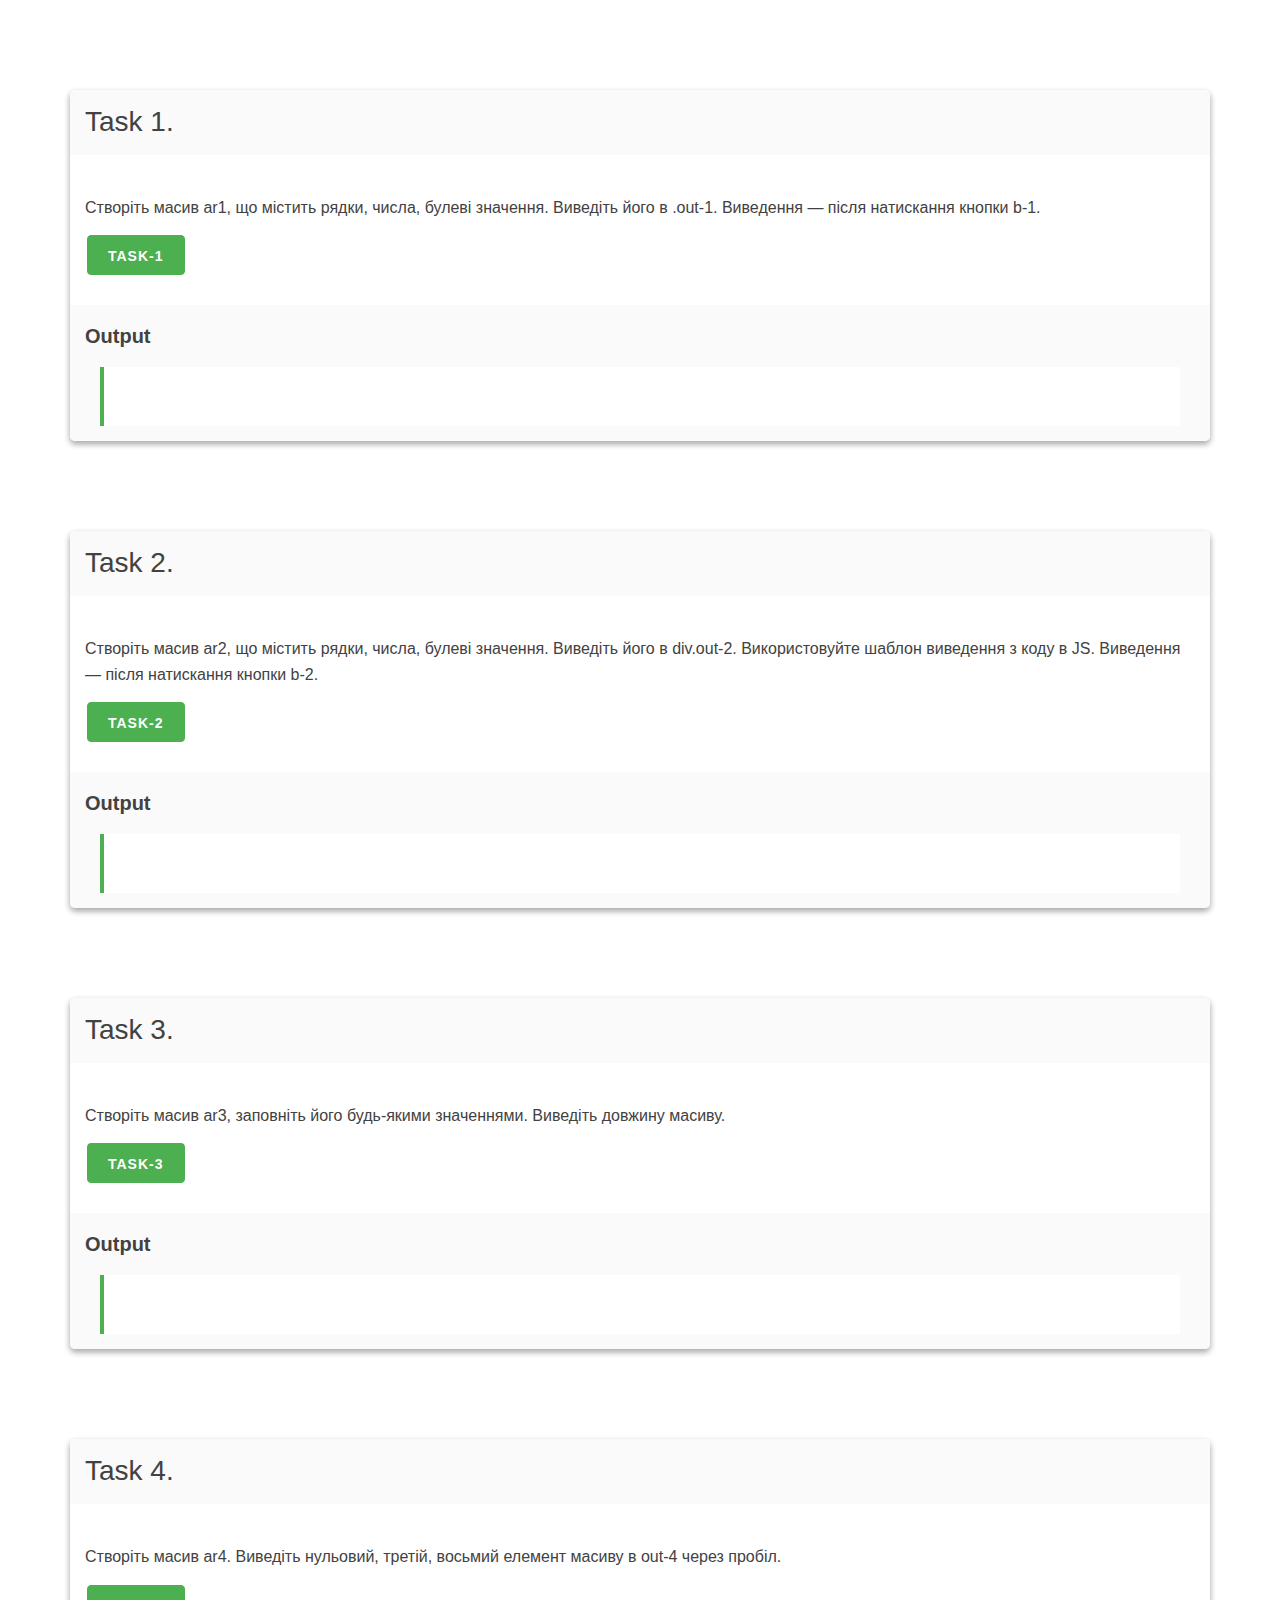
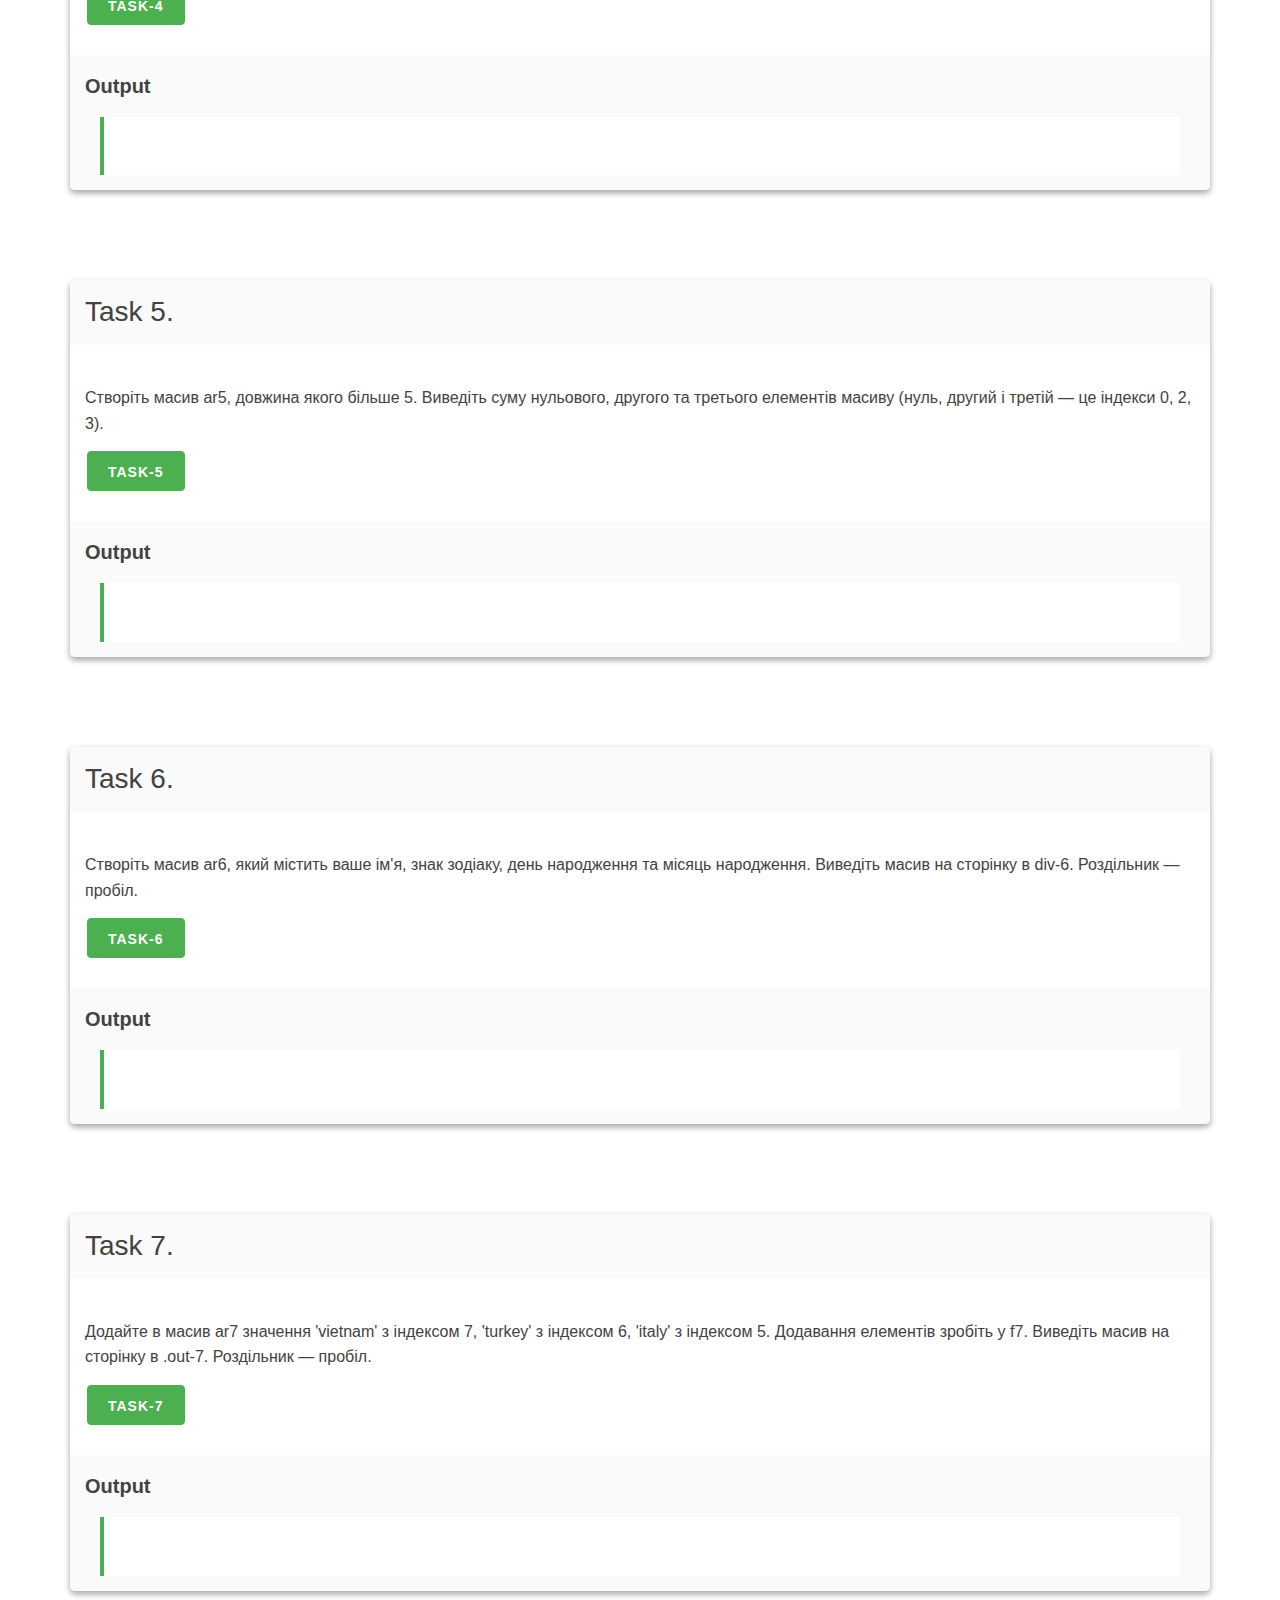
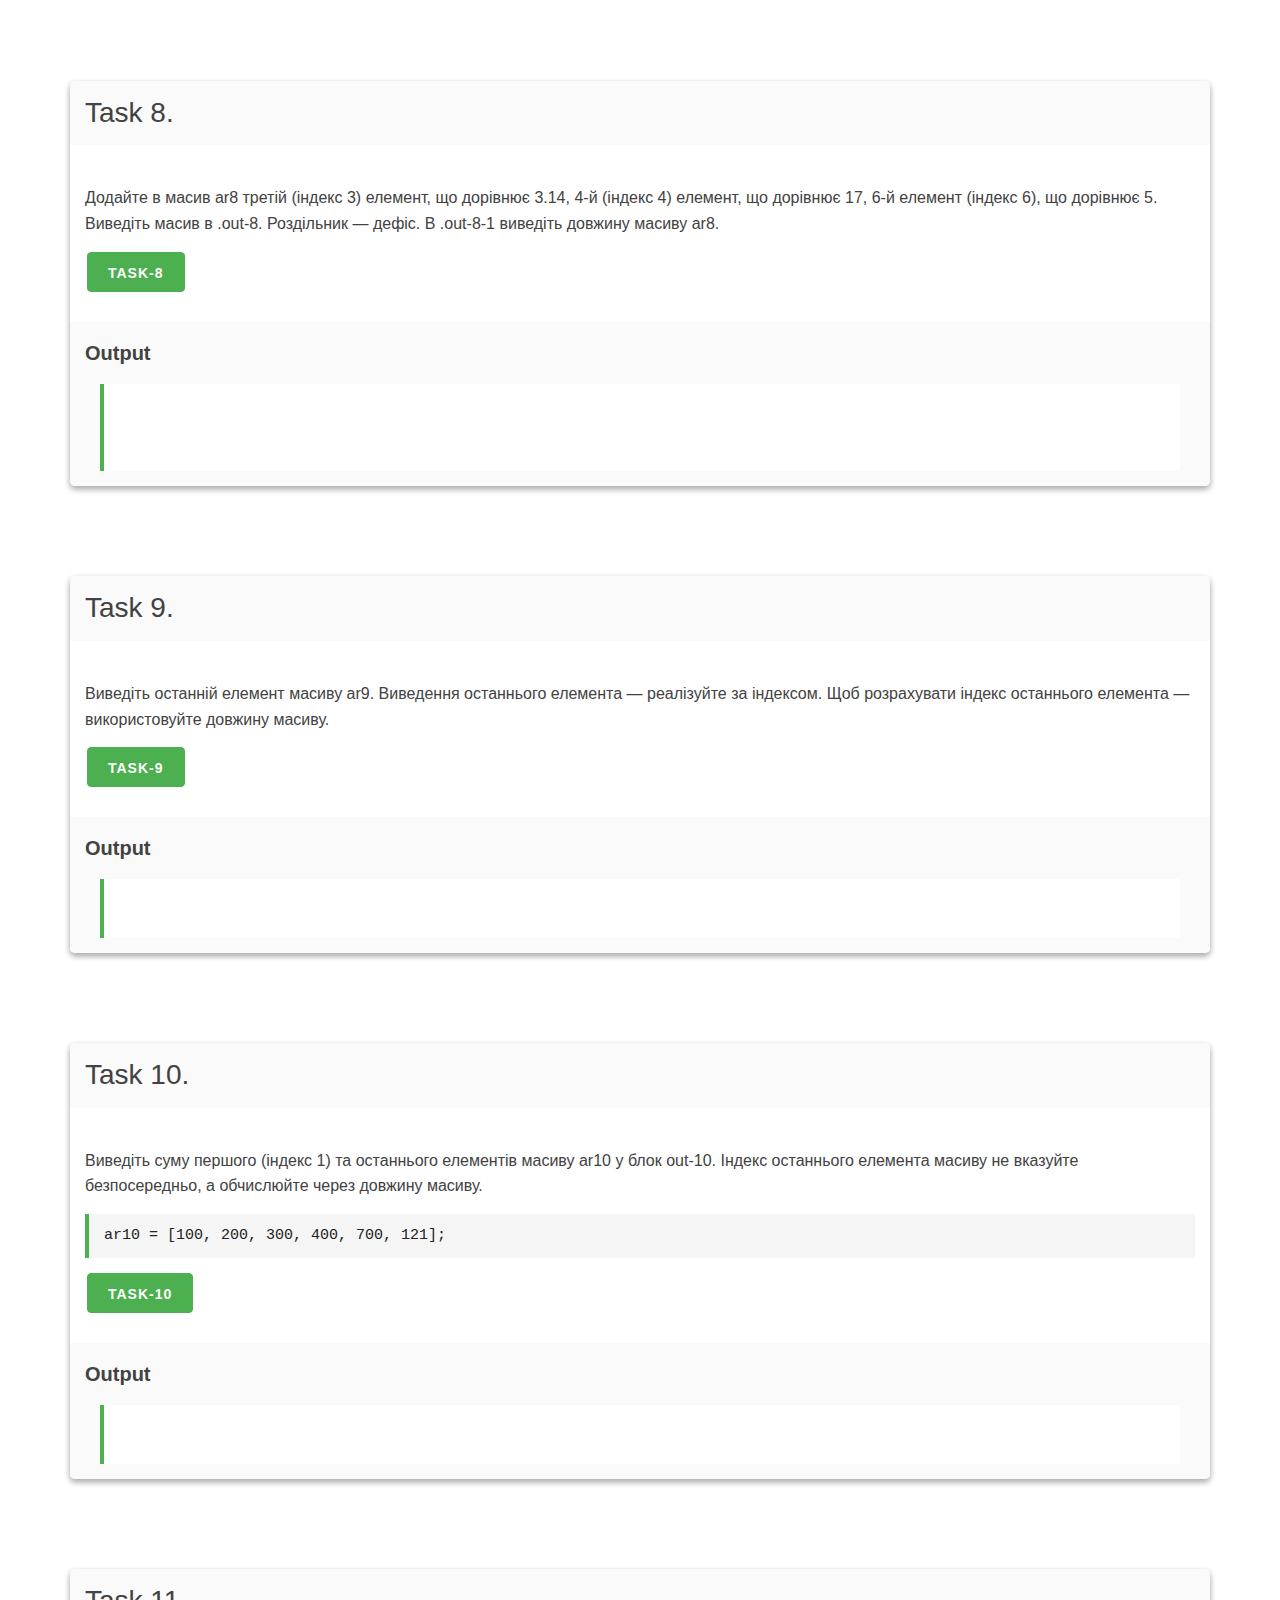
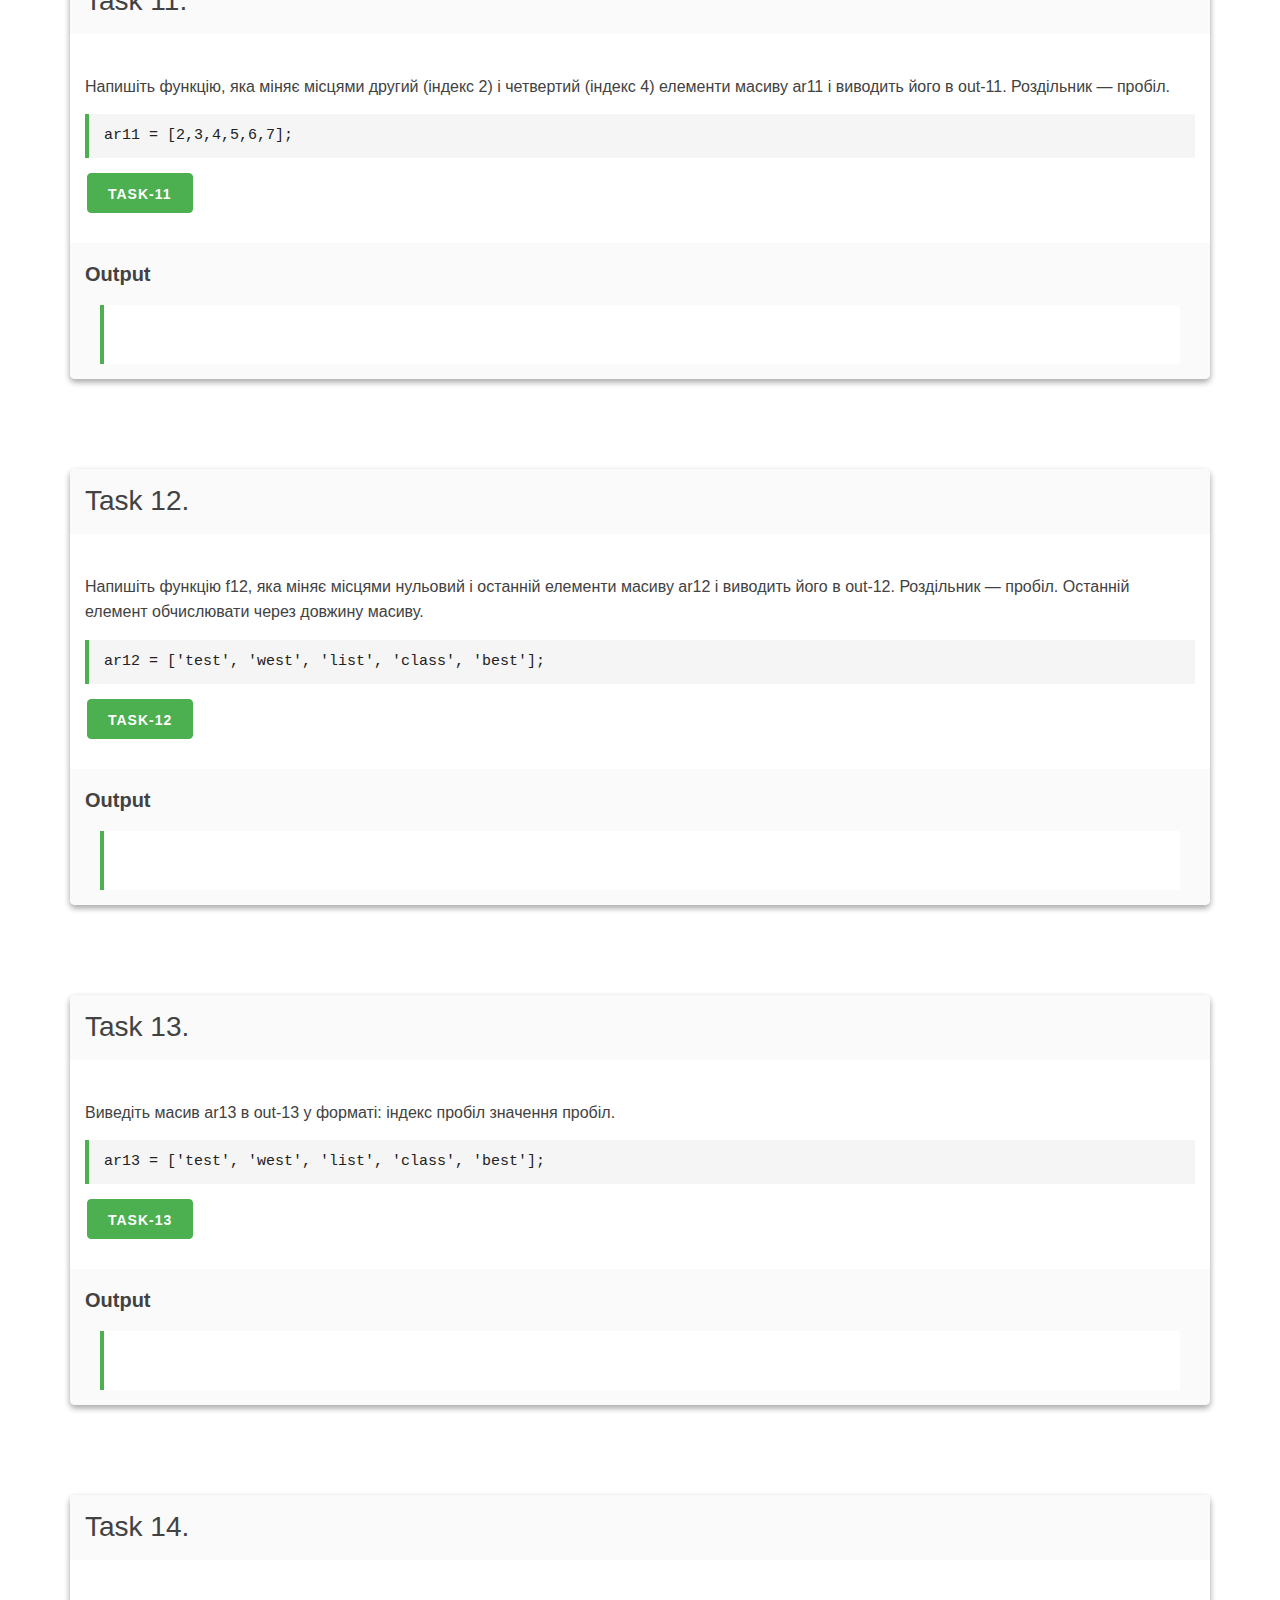
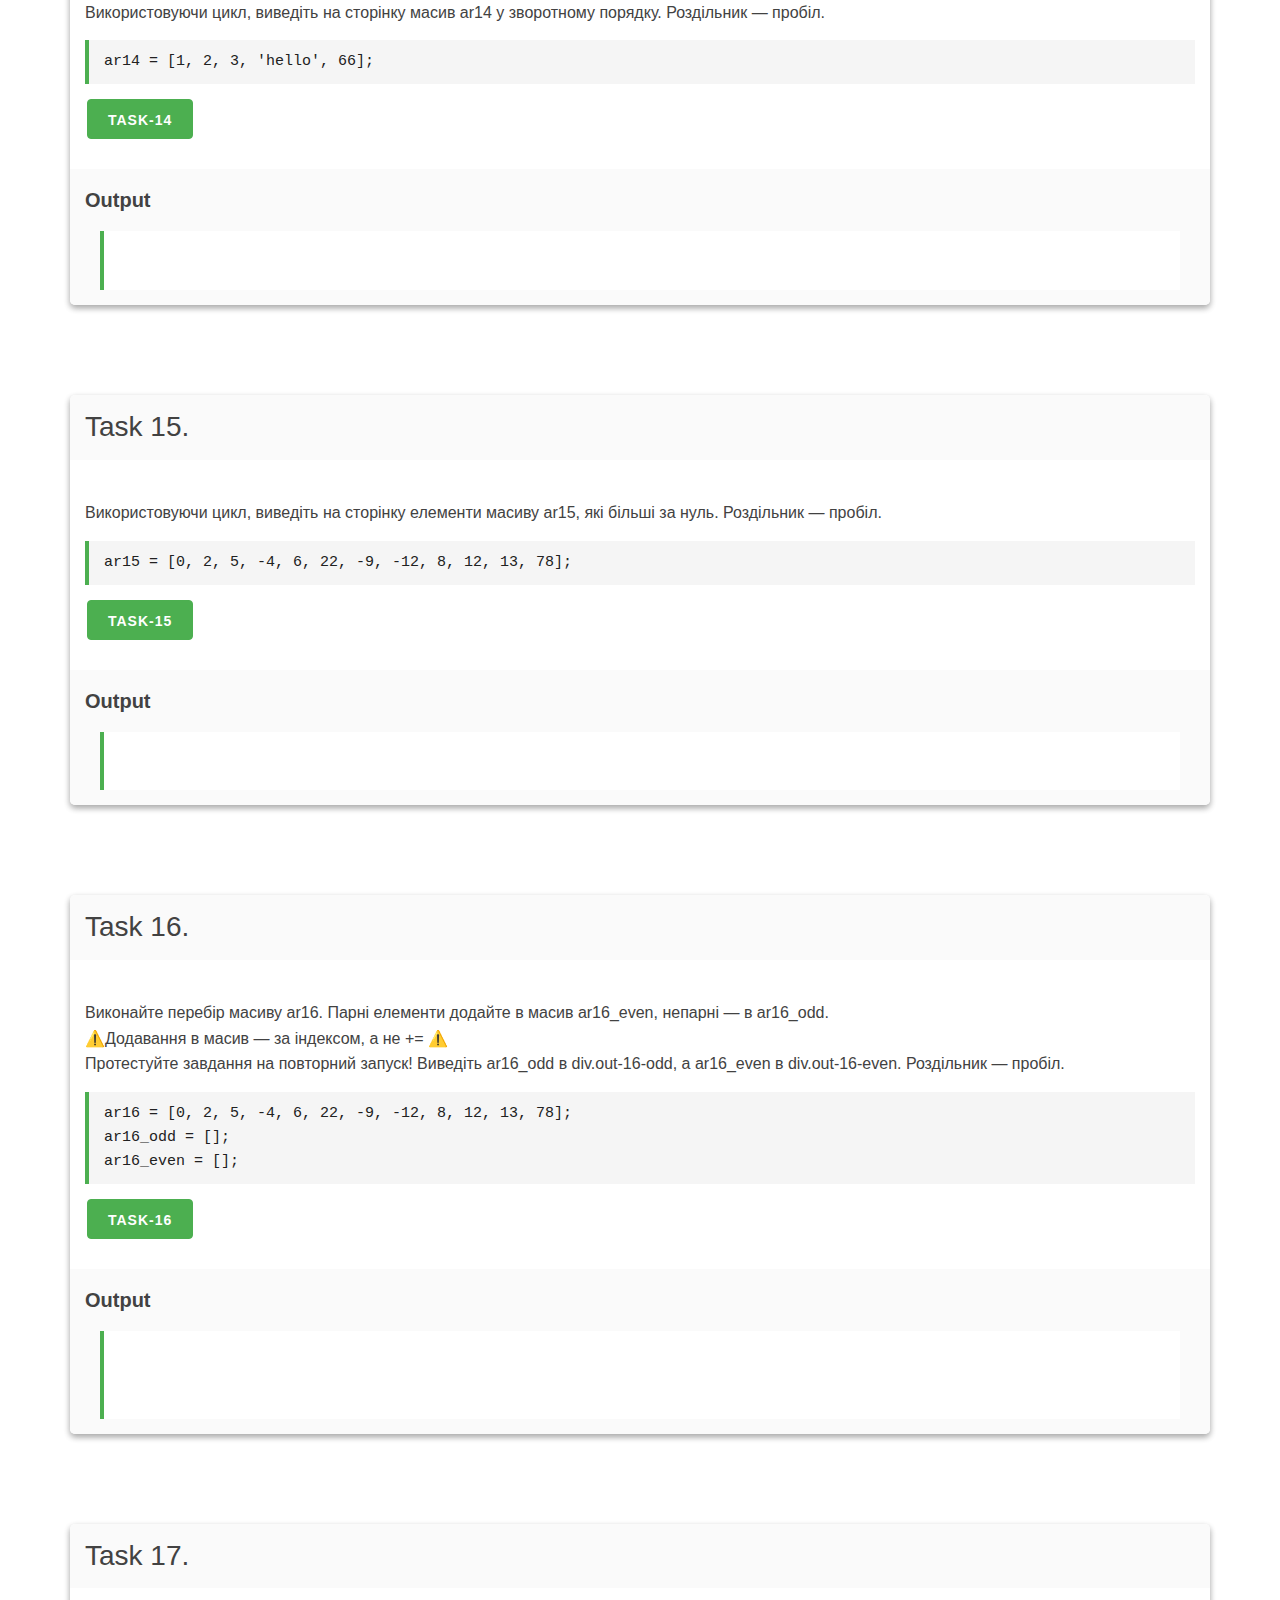
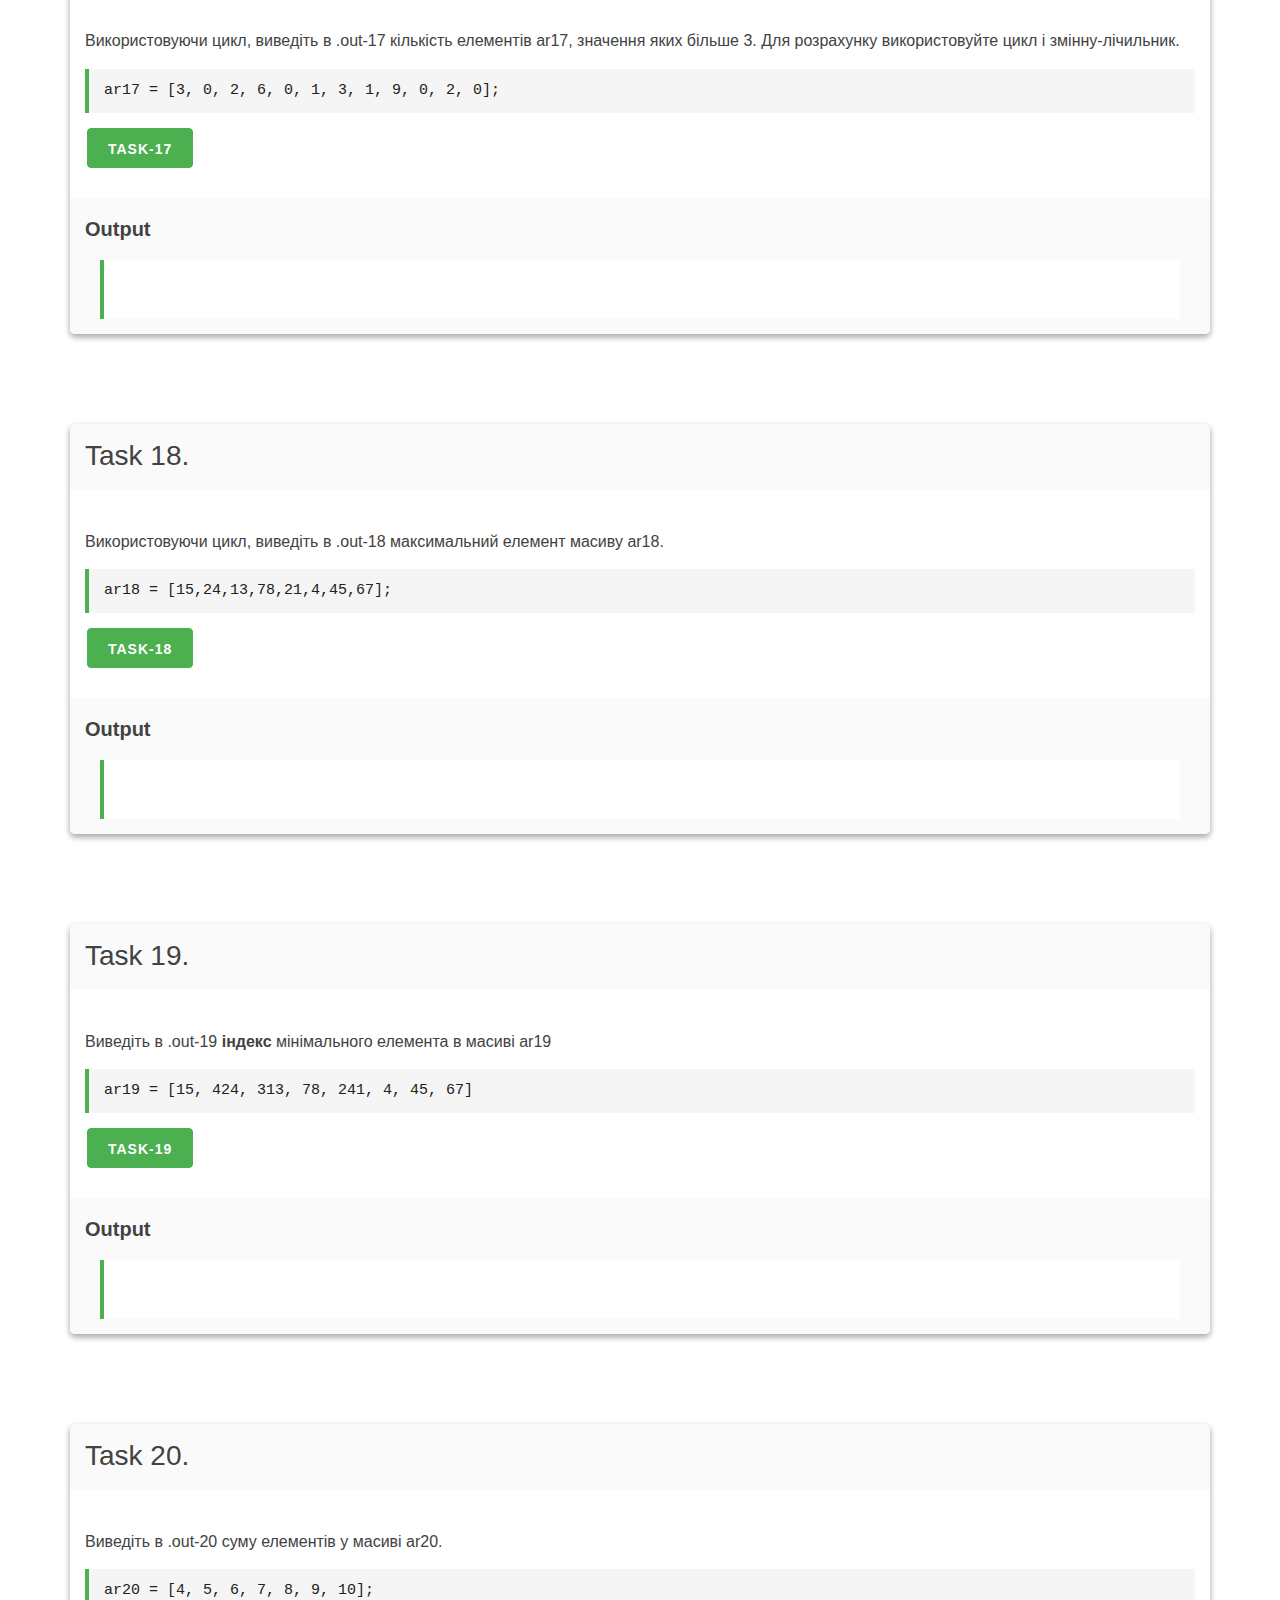
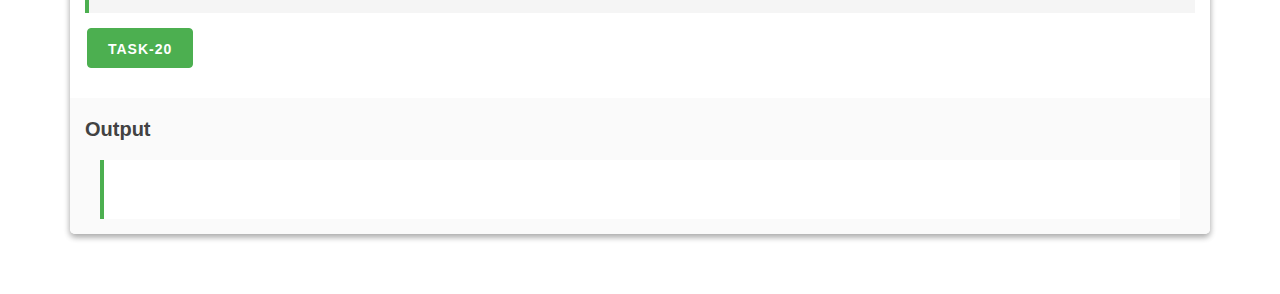
<file: module-03/lesson-01/index.html>
<!DOCTYPE html>
<html lang="ua">
  <head>
    <meta charset="UTF-8" />
    <meta name="viewport" content="width=device-width, initial-scale=1.0" />
    <title>Module 03. Lesson 01</title>
    <link rel="stylesheet" href="../../assets/mustard-ui.min.css" />
    <link rel="stylesheet" href="../../assets/styles.css" />
  </head>
  <body>
    <main class="container">
      <!-- Task-1 -->
      <section id="start">
        <div class="panel">
          <div class="panel-head">
            <p class="panel-title">Task 1.</p>
          </div>
          <div class="panel-body">
            <p>
              Створіть масив ar1, що містить рядки, числа, булеві значення.
              Виведіть його в .out-1. Виведення — після натискання кнопки b-1.
            </p>
            <button class="button-primary b-1">Task-1</button>
          </div>
          <div class="panel-footer">
            <h6>Output</h6>
            <blockquote>
              <div class="out-1"></div>
            </blockquote>
          </div>
        </div>
      </section>
      <!-- Task-2 -->
      <section>
        <div class="panel">
          <div class="panel-head">
            <p class="panel-title">Task 2.</p>
          </div>
          <div class="panel-body">
            <p>
              Створіть масив ar2, що містить рядки, числа, булеві значення.
              Виведіть його в div.out-2. Використовуйте шаблон виведення з коду
              в JS. Виведення — після натискання кнопки b-2.
            </p>
            <button class="button-primary b-2">Task-2</button>
          </div>
          <div class="panel-footer">
            <h6>Output</h6>
            <blockquote>
              <div class="out-2"></div>
            </blockquote>
          </div>
        </div>
      </section>
      <!-- Task-3 -->
      <section>
        <div class="panel">
          <div class="panel-head">
            <p class="panel-title">Task 3.</p>
          </div>
          <div class="panel-body">
            <p>
              Створіть масив ar3, заповніть його будь-якими значеннями. Виведіть
              довжину масиву.
            </p>
            <button class="button-primary b-3">Task-3</button>
          </div>
          <div class="panel-footer">
            <h6>Output</h6>
            <blockquote>
              <div class="out-3"></div>
            </blockquote>
          </div>
        </div>
      </section>
      <!-- Task-4 -->
      <section>
        <div class="panel">
          <div class="panel-head">
            <p class="panel-title">Task 4.</p>
          </div>
          <div class="panel-body">
            <p>
              Створіть масив ar4. Виведіть нульовий, третій, восьмий елемент
              масиву в out-4 через пробіл.
            </p>
            <button class="button-primary b-4">Task-4</button>
          </div>
          <div class="panel-footer">
            <h6>Output</h6>
            <blockquote>
              <div class="out-4"></div>
            </blockquote>
          </div>
        </div>
      </section>
      <!-- Task-5 -->
      <section>
        <div class="panel">
          <div class="panel-head">
            <p class="panel-title">Task 5.</p>
          </div>
          <div class="panel-body">
            <p>
              Створіть масив ar5, довжина якого більше 5. Виведіть суму
              нульового, другого та третього елементів масиву (нуль, другий і
              третій — це індекси 0, 2, 3).
            </p>
            <button class="button-primary b-5">Task-5</button>
          </div>
          <div class="panel-footer">
            <h6>Output</h6>
            <blockquote>
              <div class="out-5"></div>
            </blockquote>
          </div>
        </div>
      </section>
      <!-- Task-6 -->
      <section>
        <div class="panel">
          <div class="panel-head">
            <p class="panel-title">Task 6.</p>
          </div>
          <div class="panel-body">
            <p>
              Створіть масив ar6, який містить ваше ім'я, знак зодіаку, день
              народження та місяць народження. Виведіть масив на сторінку в
              div-6. Роздільник — пробіл.
            </p>
            <button class="button-primary b-6">Task-6</button>
          </div>
          <div class="panel-footer">
            <h6>Output</h6>
            <blockquote>
              <div class="out-6"></div>
            </blockquote>
          </div>
        </div>
      </section>
      <!-- Task-7 -->
      <section>
        <div class="panel">
          <div class="panel-head">
            <p class="panel-title">Task 7.</p>
          </div>
          <div class="panel-body">
            <p>
              Додайте в масив ar7 значення 'vietnam' з індексом 7, 'turkey' з
              індексом 6, 'italy' з індексом 5. Додавання елементів зробіть у
              f7. Виведіть масив на сторінку в .out-7. Роздільник — пробіл.
            </p>
            <button class="button-primary b-7">Task-7</button>
          </div>
          <div class="panel-footer">
            <h6>Output</h6>
            <blockquote>
              <div class="out-7"></div>
            </blockquote>
          </div>
        </div>
      </section>
      <!-- Task-8 -->
      <section>
        <div class="panel">
          <div class="panel-head">
            <p class="panel-title">Task 8.</p>
          </div>
          <div class="panel-body">
            <p>
              Додайте в масив ar8 третій (індекс 3) елемент, що дорівнює 3.14,
              4-й (індекс 4) елемент, що дорівнює 17, 6-й елемент (індекс 6), що
              дорівнює 5. Виведіть масив в .out-8. Роздільник — дефіс. В
              .out-8-1 виведіть довжину масиву ar8.
            </p>
            <button class="button-primary b-8">Task-8</button>
          </div>
          <div class="panel-footer">
            <h6>Output</h6>
            <blockquote>
              <div class="out-8"></div>
              <div class="out-8-1"></div>
            </blockquote>
          </div>
        </div>
      </section>
      <!-- Task-9 -->
      <section>
        <div class="panel">
          <div class="panel-head">
            <p class="panel-title">Task 9.</p>
          </div>
          <div class="panel-body">
            <p>
              Виведіть останній елемент масиву ar9. Виведення останнього
              елемента — реалізуйте за індексом. Щоб розрахувати індекс
              останнього елемента — використовуйте довжину масиву.
            </p>
            <button class="button-primary b-9">Task-9</button>
          </div>
          <div class="panel-footer">
            <h6>Output</h6>
            <blockquote>
              <div class="out-9"></div>
            </blockquote>
          </div>
        </div>
      </section>
      <!-- Task-10 -->
      <section>
        <div class="panel">
          <div class="panel-head">
            <p class="panel-title">Task 10.</p>
          </div>
          <div class="panel-body">
            <p>
              Виведіть суму першого (індекс 1) та останнього елементів масиву
              ar10 у блок out-10. Індекс останнього елемента масиву не вказуйте
              безпосередньо, а обчислюйте через довжину масиву.
            </p>
            <pre>ar10 = [100, 200, 300, 400, 700, 121];</pre>
            <button class="button-primary b-10">Task-10</button>
          </div>
          <div class="panel-footer">
            <h6>Output</h6>
            <blockquote>
              <div class="out-10"></div>
            </blockquote>
          </div>
        </div>
      </section>
      <!-- Task-11 -->
      <section>
        <div class="panel">
          <div class="panel-head">
            <p class="panel-title">Task 11.</p>
          </div>
          <div class="panel-body">
            <p>
              Напишіть функцію, яка міняє місцями другий (індекс 2) і четвертий
              (індекс 4) елементи масиву ar11 і виводить його в out-11.
              Роздільник — пробіл.
            </p>
            <pre>ar11 = [2,3,4,5,6,7];</pre>
            <button class="button-primary b-11">Task-11</button>
          </div>
          <div class="panel-footer">
            <h6>Output</h6>
            <blockquote>
              <div class="out-11"></div>
            </blockquote>
          </div>
        </div>
      </section>
      <!-- Task-12 -->
      <section>
        <div class="panel">
          <div class="panel-head">
            <p class="panel-title">Task 12.</p>
          </div>
          <div class="panel-body">
            <p>
              Напишіть функцію f12, яка міняє місцями нульовий і останній
              елементи масиву ar12 і виводить його в out-12. Роздільник —
              пробіл. Останній елемент обчислювати через довжину масиву.
            </p>
            <pre>ar12 = ['test', 'west', 'list', 'class', 'best'];</pre>
            <button class="button-primary b-12">Task-12</button>
          </div>
          <div class="panel-footer">
            <h6>Output</h6>
            <blockquote>
              <div class="out-12"></div>
            </blockquote>
          </div>
        </div>
      </section>
      <!-- Task-13 -->
      <section>
        <div class="panel">
          <div class="panel-head">
            <p class="panel-title">Task 13.</p>
          </div>
          <div class="panel-body">
            <p>
              Виведіть масив ar13 в out-13 у форматі: індекс пробіл значення
              пробіл.
            </p>
            <pre>ar13 = ['test', 'west', 'list', 'class', 'best'];</pre>
            <button class="button-primary b-13">Task-13</button>
          </div>
          <div class="panel-footer">
            <h6>Output</h6>
            <blockquote>
              <div class="out-13"></div>
            </blockquote>
          </div>
        </div>
      </section>
      <!-- Task-14 -->
      <section>
        <div class="panel">
          <div class="panel-head">
            <p class="panel-title">Task 14.</p>
          </div>
          <div class="panel-body">
            <p>
              Використовуючи цикл, виведіть на сторінку масив ar14 у зворотному
              порядку. Роздільник — пробіл.
            </p>
            <pre>ar14 = [1, 2, 3, 'hello', 66];</pre>
            <button class="button-primary b-14">Task-14</button>
          </div>
          <div class="panel-footer">
            <h6>Output</h6>
            <blockquote>
              <div class="out-14"></div>
            </blockquote>
          </div>
        </div>
      </section>
      <!-- Task-15 -->
      <section>
        <div class="panel">
          <div class="panel-head">
            <p class="panel-title">Task 15.</p>
          </div>
          <div class="panel-body">
            <p>
              Використовуючи цикл, виведіть на сторінку елементи масиву ar15,
              які більші за нуль. Роздільник — пробіл.
            </p>
            <pre>ar15 = [0, 2, 5, -4, 6, 22, -9, -12, 8, 12, 13, 78];</pre>
            <button class="button-primary b-15">Task-15</button>
          </div>
          <div class="panel-footer">
            <h6>Output</h6>
            <blockquote>
              <div class="out-15"></div>
            </blockquote>
          </div>
        </div>
      </section>
      <!-- Task-16 -->
      <section>
        <div class="panel">
          <div class="panel-head">
            <p class="panel-title">Task 16.</p>
          </div>
          <div class="panel-body">
            <p>
              Виконайте перебір масиву ar16. Парні елементи додайте в масив
              ar16_even, непарні — в ar16_odd. <br />
              ⚠️Додавання в масив — за індексом, а не += ⚠️ <br />
              Протестуйте завдання на повторний запуск! Виведіть ar16_odd в
              div.out-16-odd, а ar16_even в div.out-16-even. Роздільник —
              пробіл.
            </p>
            <pre>
                ar16 = [0, 2, 5, -4, 6, 22, -9, -12, 8, 12, 13, 78]; <br>
                ar16_odd = [];<br>
                ar16_even = [];
            </pre>
            <button class="button-primary b-16">Task-16</button>
          </div>
          <div class="panel-footer">
            <h6>Output</h6>
            <blockquote>
              <div class="out-16-odd"></div>
              <div class="out-16-even"></div>
            </blockquote>
          </div>
        </div>
      </section>
      <!-- Task-17 -->
      <section>
        <div class="panel">
          <div class="panel-head">
            <p class="panel-title">Task 17.</p>
          </div>
          <div class="panel-body">
            <p>
              Використовуючи цикл, виведіть в .out-17 кількість елементів ar17,
              значення яких більше 3. Для розрахунку використовуйте цикл і
              змінну-лічильник.
            </p>
            <pre>ar17 =  [3, 0, 2, 6, 0, 1, 3, 1, 9, 0, 2, 0];</pre>
            <button class="button-primary b-17">Task-17</button>
          </div>
          <div class="panel-footer">
            <h6>Output</h6>
            <blockquote>
              <div class="out-17"></div>
            </blockquote>
          </div>
        </div>
      </section>
      <!-- Task-18 -->
      <section>
        <div class="panel">
          <div class="panel-head">
            <p class="panel-title">Task 18.</p>
          </div>
          <div class="panel-body">
            <p>
              Використовуючи цикл, виведіть в .out-18 максимальний елемент
              масиву ar18.
            </p>
            <pre>ar18 = [15,24,13,78,21,4,45,67];</pre>
            <button class="button-primary b-18">Task-18</button>
          </div>
          <div class="panel-footer">
            <h6>Output</h6>
            <blockquote>
              <div class="out-18"></div>
            </blockquote>
          </div>
        </div>
      </section>
      <!-- Task-19 -->
      <section>
        <div class="panel">
          <div class="panel-head">
            <p class="panel-title">Task 19.</p>
          </div>
          <div class="panel-body">
            <p>
              Виведіть в .out-19 <b>індекс</b> мінімального елемента в масиві
              ar19
            </p>
            <pre>ar19 = [15, 424, 313, 78, 241, 4, 45, 67]</pre>
            <button class="button-primary b-19">Task-19</button>
          </div>
          <div class="panel-footer">
            <h6>Output</h6>
            <blockquote>
              <div class="out-19"></div>
            </blockquote>
          </div>
        </div>
      </section>
      <!-- Task-20 -->
      <section>
        <div class="panel">
          <div class="panel-head">
            <p class="panel-title">Task 20.</p>
          </div>
          <div class="panel-body">
            <p>Виведіть в .out-20 суму елементів у масиві ar20.</p>
            <pre> ar20 = [4, 5, 6, 7, 8, 9, 10];</pre>
            <button class="button-primary b-20">Task-20</button>
          </div>
          <div class="panel-footer">
            <h6>Output</h6>
            <blockquote>
              <div class="out-20"></div>
            </blockquote>
          </div>
        </div>
      </section>
    </main>
    <script src="./script.js" type="module">
    </script>
  </body>
</html>
</file>
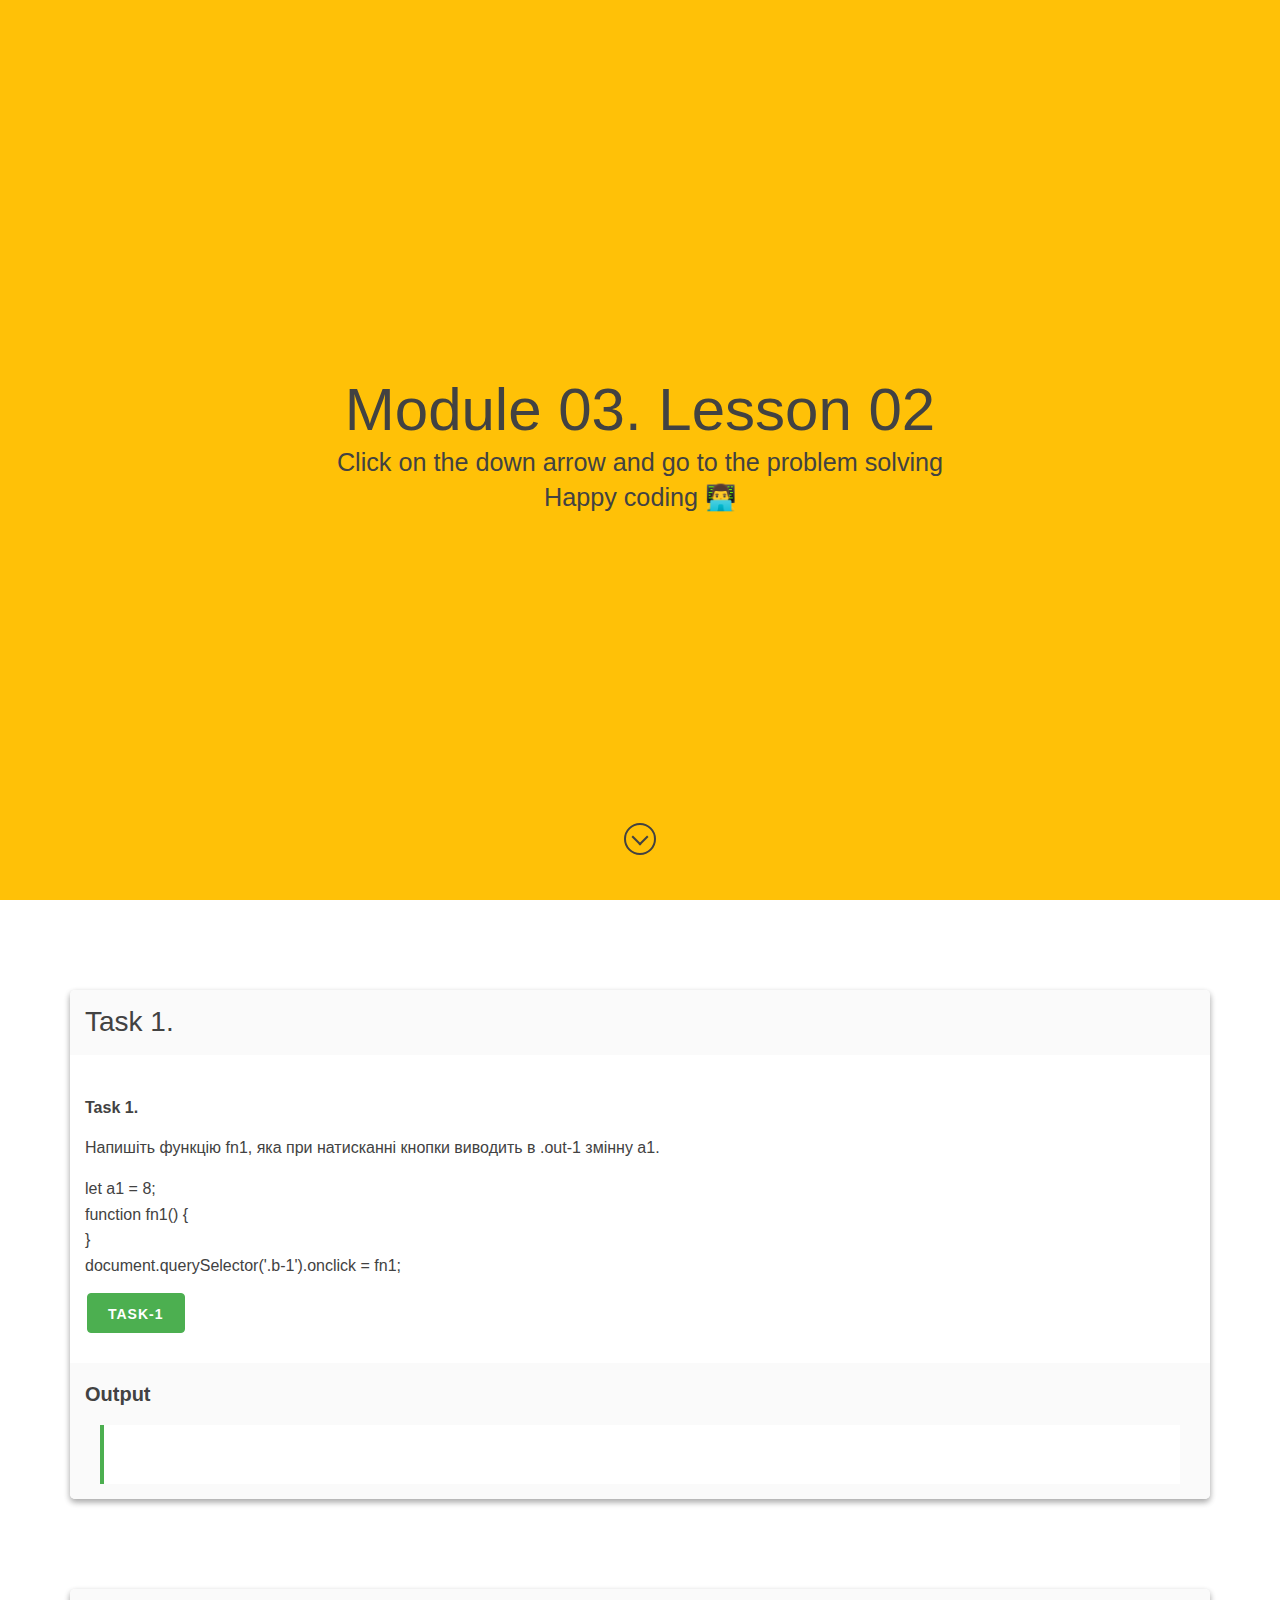
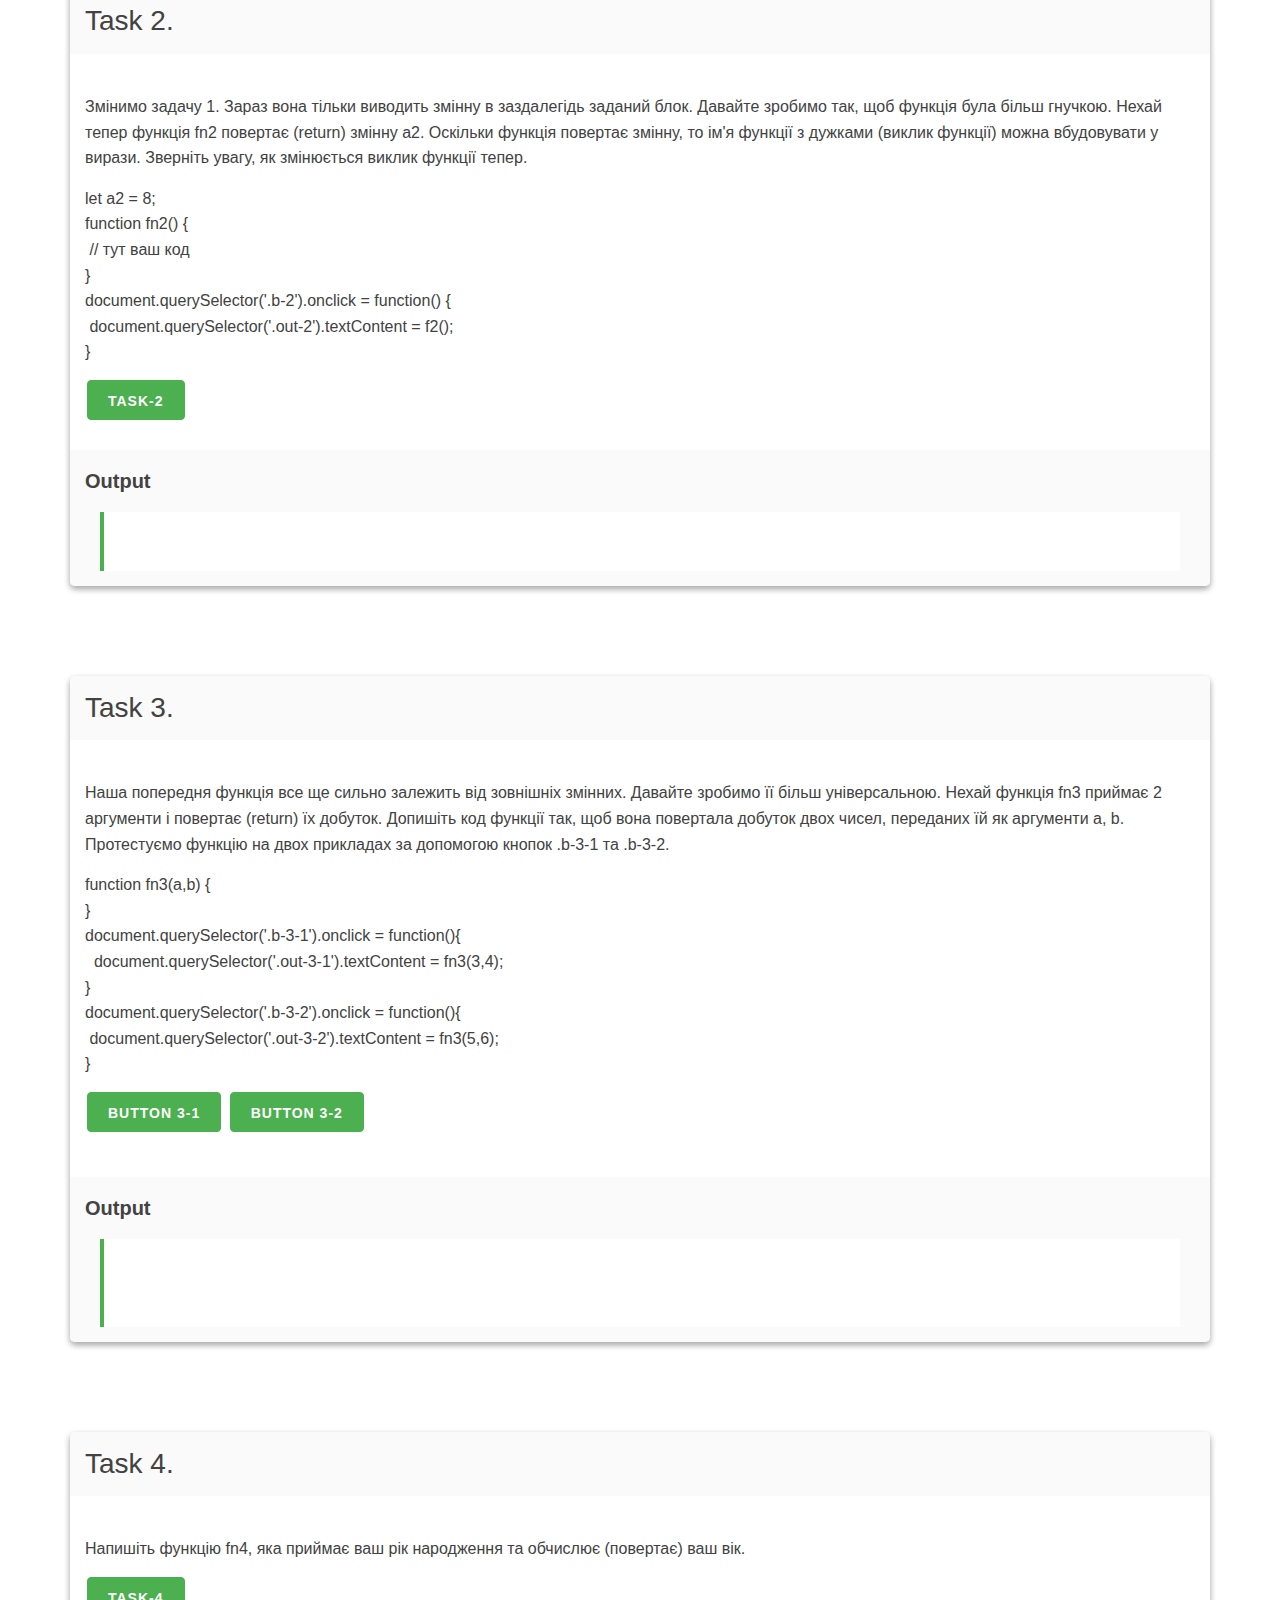
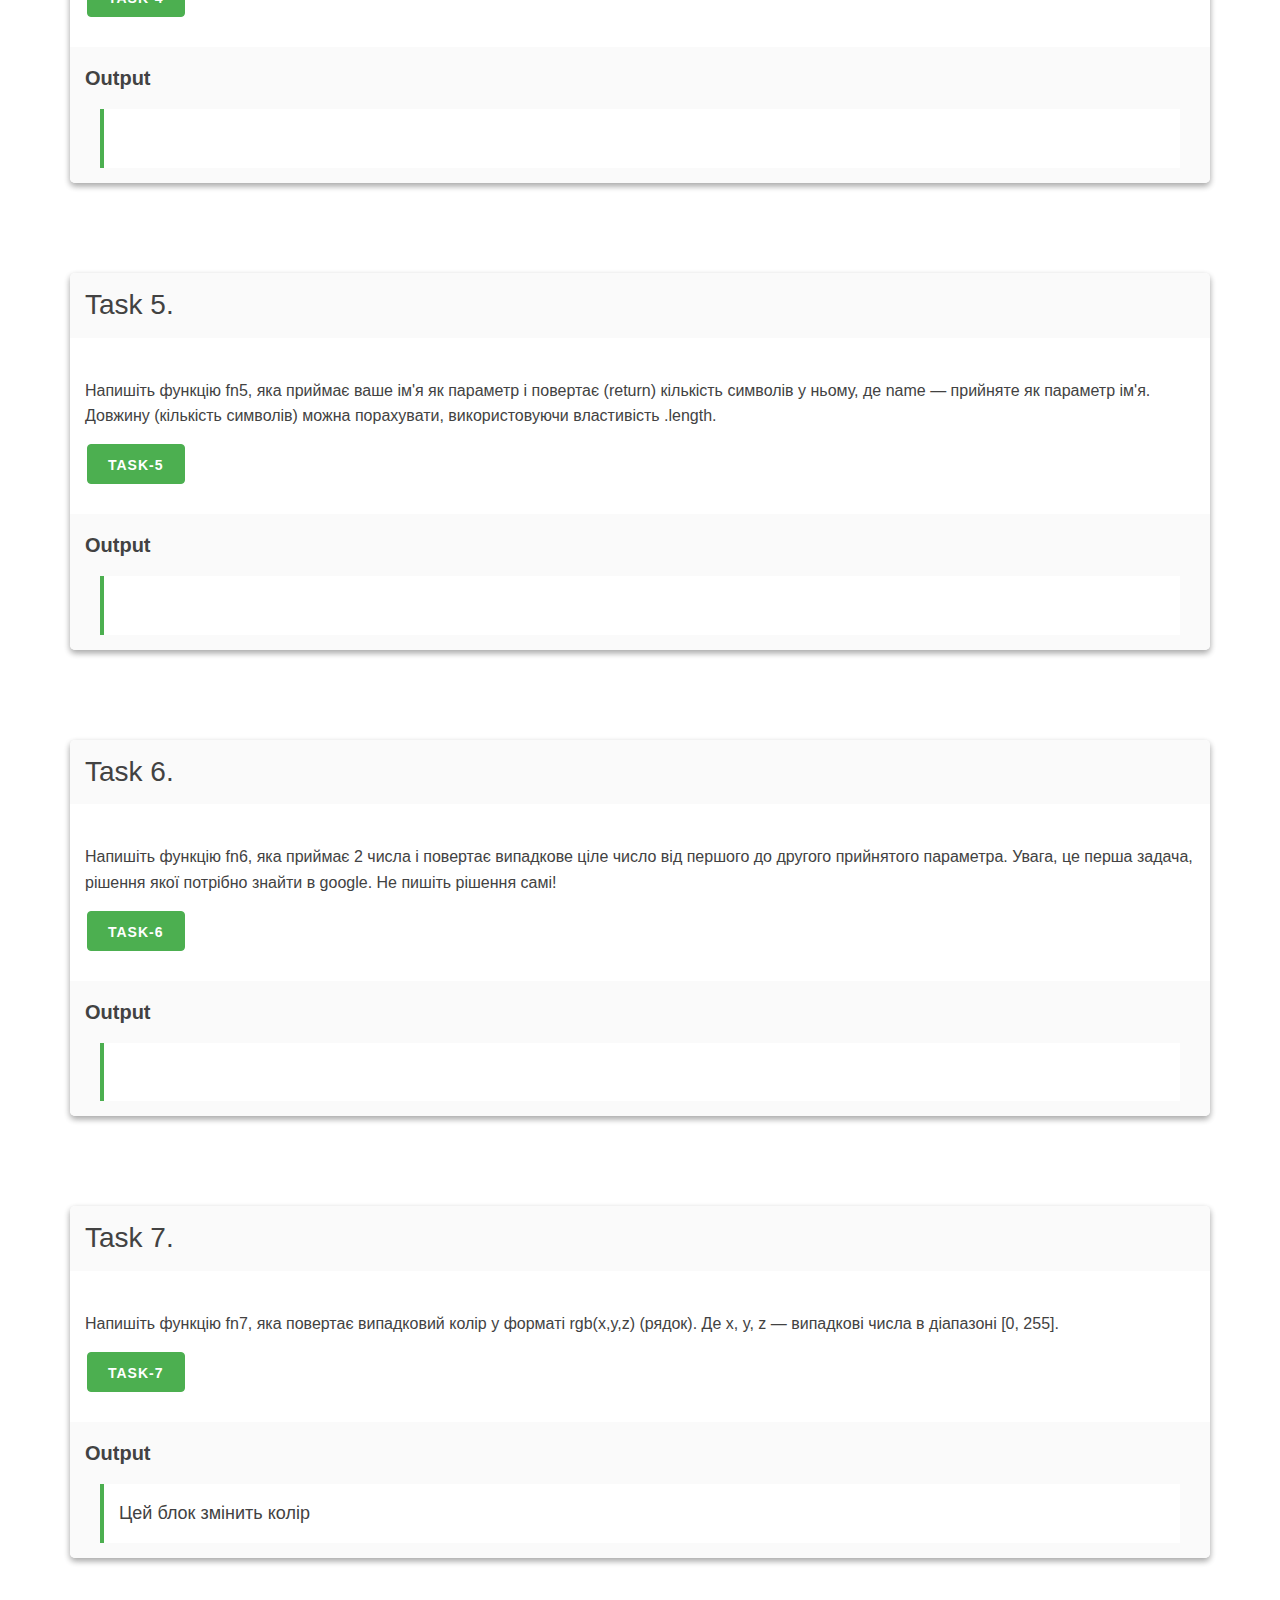
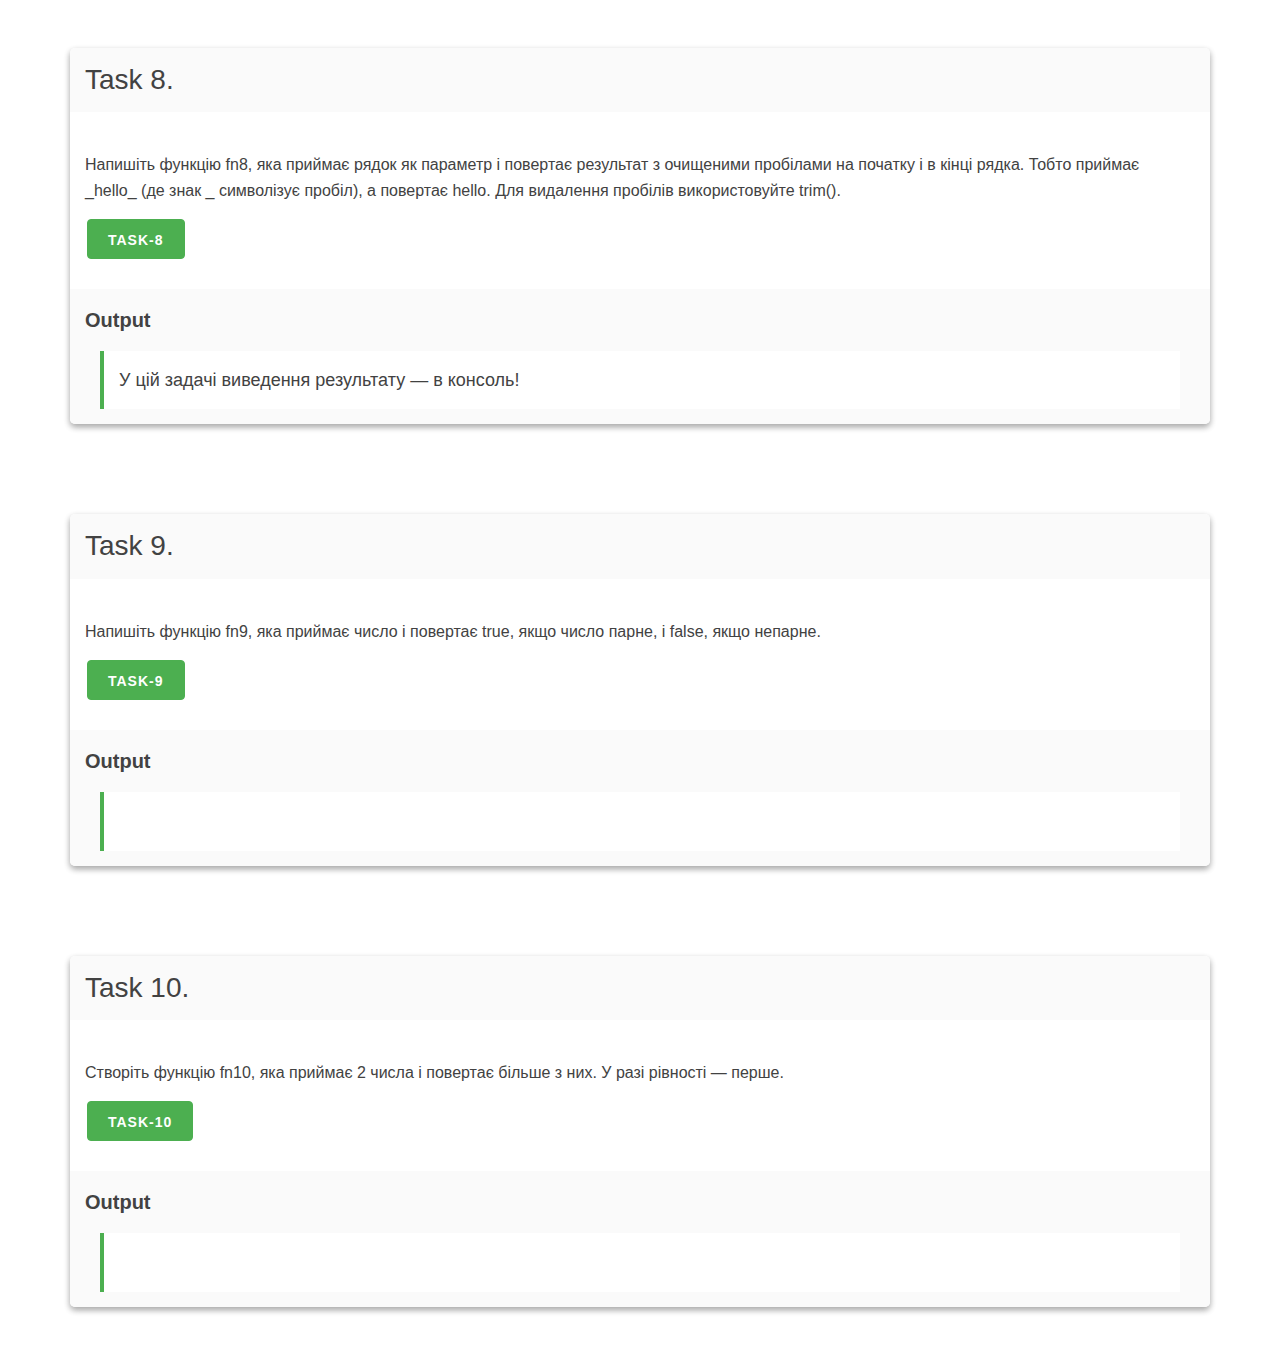
<file: module-03/lesson-02/index.html>
<!DOCTYPE html>
<html lang="en">
  <head>
    <meta charset="UTF-8" />
    <meta name="viewport" content="width=device-width, initial-scale=1.0" />
    <title>Module 03. Lesson 02</title>
    <link
      rel="icon"
      type="image/png"
      href="../../assets/favicon/favicon-96x96.png"
      sizes="96x96"
    />
    <link
      rel="icon"
      type="image/svg+xml"
      href="../../assets/favicon/favicon.svg"
    />
    <link rel="shortcut icon" href="../../assets/favicon/favicon.ico" />
    <link
      rel="apple-touch-icon"
      sizes="180x180"
      href="../../assets/favicon/apple-touch-icon.png"
    />
    <link rel="manifest" href="../../assets/favicon/site.webmanifest" />
    <link rel="stylesheet" href="../../assets/mustard-ui.min.css" />
    <link rel="stylesheet" href="../../assets/styles.css" />
  </head>
  <body>
    <header>
      <div class="container container-small">
        <h1 class="title">Module 03. Lesson 02</h1>
        <h2 class="subtitle">
          Click on the down arrow and go to the problem solving
        </h2>
        <h3 class="subtitle">Happy coding 👨‍💻</h3>
        <a class="scroll-down" href="#start"></a>
      </div>
    </header>

    <main class="container">
      <!-- Task 01 -->
      <section>
        <div class="panel">
          <div class="panel-head">
            <p class="panel-title">Task 1.</p>
          </div>
          <div class="panel-body">
            <p><b>Task 1.</b></p>
            <p>
              Напишіть функцію fn1, яка при натисканні кнопки виводить в .out-1
              змінну a1.
            </p>
            <p class="cd">
              let a1 = 8;<br />
              function fn1() {<br />
              }<br />
              document.querySelector('.b-1').onclick = fn1; <br />
            </p>
            <button class="button-primary b-1">Task-1</button>
          </div>
          <div class="panel-footer">
            <h6>Output</h6>
            <blockquote>
              <div class="out-1"></div>
            </blockquote>
          </div>
        </div>
      </section>
      <!-- Task 02 -->
      <section>
        <div class="panel">
          <div class="panel-head">
            <p class="panel-title">Task 2.</p>
          </div>
          <div class="panel-body">
            <p>
              Змінимо задачу 1. Зараз вона тільки виводить змінну в заздалегідь
              заданий блок. Давайте зробимо так, щоб функція була більш гнучкою.
              Нехай тепер функція fn2 повертає (return) змінну a2. Оскільки
              функція повертає змінну, то ім'я функції з дужками (виклик
              функції) можна вбудовувати у вирази. Зверніть увагу, як змінюється
              виклик функції тепер.
            </p>
            <p class="cd">
              let a2 = 8;<br />
              function fn2() {<br />
              &nbsp;// тут ваш код <br />
              }<br />
              document.querySelector('.b-2').onclick = function() {<br />
              &nbsp;document.querySelector('.out-2').textContent = f2();<br />
              }<br />
            </p>
            <button class="button-primary b-2">Task-2</button>
          </div>
          <div class="panel-footer">
            <h6>Output</h6>
            <blockquote>
              <div class="out-2"></div>
            </blockquote>
          </div>
        </div>
      </section>
      <!-- Task 03 -->
      <section>
        <div class="panel">
          <div class="panel-head">
            <p class="panel-title">Task 3.</p>
          </div>
          <div class="panel-body">
            <p>
              Наша попередня функція все ще сильно залежить від зовнішніх
              змінних. Давайте зробимо її більш універсальною. Нехай функція fn3
              приймає 2 аргументи і повертає (return) їх добуток. Допишіть код
              функції так, щоб вона повертала добуток двох чисел, переданих їй
              як аргументи a, b. Протестуємо функцію на двох прикладах за
              допомогою кнопок .b-3-1 та .b-3-2.
            </p>
            <p class="cd">
              function fn3(a,b) {<br />
              }<br />
              document.querySelector('.b-3-1').onclick = function(){<br />
              &nbsp; document.querySelector('.out-3-1').textContent =
              fn3(3,4);<br />
              }<br />
              document.querySelector('.b-3-2').onclick = function(){<br />
              &nbsp;document.querySelector('.out-3-2').textContent =
              fn3(5,6);<br />
              }<br />
            </p>
            <button class="button-primary b-3-1">button 3-1</button>
            <button class="button-primary b-3-2">button 3-2</button>
          </div>
          <div class="panel-footer">
            <h6>Output</h6>
            <blockquote>
              <div class="out-3-1"></div>
              <div class="out-3-2"></div>
            </blockquote>
          </div>
        </div>
      </section>
      <!-- Task 04 -->
      <section>
        <div class="panel">
          <div class="panel-head">
            <p class="panel-title">Task 4.</p>
          </div>
          <div class="panel-body">
            <p>
              Напишіть функцію fn4, яка приймає ваш рік народження та обчислює
              (повертає) ваш вік.
            </p>
            <button class="button-primary b-4">Task-4</button>
          </div>
          <div class="panel-footer">
            <h6>Output</h6>
            <blockquote>
              <div class="out-4"></div>
            </blockquote>
          </div>
        </div>
      </section>
      <!-- Task 05 -->
      <section>
        <div class="panel">
          <div class="panel-head">
            <p class="panel-title">Task 5.</p>
          </div>
          <div class="panel-body">
            <p>
              Напишіть функцію fn5, яка приймає ваше ім'я як параметр і повертає
              (return) кількість символів у ньому, де name — прийняте як
              параметр ім'я. Довжину (кількість символів) можна порахувати,
              використовуючи властивість .length.
            </p>
            <button class="button-primary b-5">Task-5</button>
          </div>
          <div class="panel-footer">
            <h6>Output</h6>
            <blockquote>
              <div class="out-5"></div>
            </blockquote>
          </div>
        </div>
      </section>
      <!-- Task 06 -->
      <section>
        <div class="panel">
          <div class="panel-head">
            <p class="panel-title">Task 6.</p>
          </div>
          <div class="panel-body">
            <p>
              Напишіть функцію fn6, яка приймає 2 числа і повертає випадкове
              ціле число від першого до другого прийнятого параметра. Увага, це
              перша задача, рішення якої потрібно знайти в google. Не пишіть
              рішення самі!
            </p>
            <button class="button-primary b-6">Task-6</button>
          </div>
          <div class="panel-footer">
            <h6>Output</h6>
            <blockquote>
              <div class="out-6"></div>
            </blockquote>
          </div>
        </div>
      </section>
      <!-- Task 07 -->
      <section>
        <div class="panel">
          <div class="panel-head">
            <p class="panel-title">Task 7.</p>
          </div>
          <div class="panel-body">
            <p>
              Напишіть функцію fn7, яка повертає випадковий колір у форматі
              rgb(x,y,z) (рядок). Де x, y, z — випадкові числа в діапазоні [0,
              255].
            </p>
            <button class="button-primary b-7">Task-7</button>
          </div>
          <div class="panel-footer">
            <h6>Output</h6>
            <blockquote>
              <div class="out-7">Цей блок змінить колір</div>
            </blockquote>
          </div>
        </div>
      </section>
      <!-- Task 08 -->
      <section>
        <div class="panel">
          <div class="panel-head">
            <p class="panel-title">Task 8.</p>
          </div>
          <div class="panel-body">
            <p>
              Напишіть функцію fn8, яка приймає рядок як параметр і повертає
              результат з очищеними пробілами на початку і в кінці рядка. Тобто
              приймає _hello_ (де знак _ символізує пробіл), а повертає hello.
              Для видалення пробілів використовуйте trim().
            </p>
            <button class="button-primary b-8">Task-8</button>
          </div>
          <div class="panel-footer">
            <h6>Output</h6>
            <blockquote>
              <div class="out-8">
                У цій задачі виведення результату — в консоль!
              </div>
            </blockquote>
          </div>
        </div>
      </section>
      <!-- Task 09 -->
      <section>
        <div class="panel">
          <div class="panel-head">
            <p class="panel-title">Task 9.</p>
          </div>
          <div class="panel-body">
            <p>
              Напишіть функцію fn9, яка приймає число і повертає true, якщо
              число парне, і false, якщо непарне.
            </p>
            <button class="button-primary b-9">Task-9</button>
          </div>
          <div class="panel-footer">
            <h6>Output</h6>
            <blockquote>
              <div class="out-9"></div>
            </blockquote>
          </div>
        </div>
      </section>
      <!-- Task 10 -->
      <section>
        <div class="panel">
          <div class="panel-head">
            <p class="panel-title">Task 10.</p>
          </div>
          <div class="panel-body">
            <p>
              Створіть функцію fn10, яка приймає 2 числа і повертає більше з
              них. У разі рівності — перше.
            </p>
            <button class="button-primary b-10">Task-10</button>
          </div>
          <div class="panel-footer">
            <h6>Output</h6>
            <blockquote>
              <div class="out-10"></div>
            </blockquote>
          </div>
        </div>
      </section>
    </main>

    <script type="module" src="./script.js"></script>
  </body>
</html>
</file>
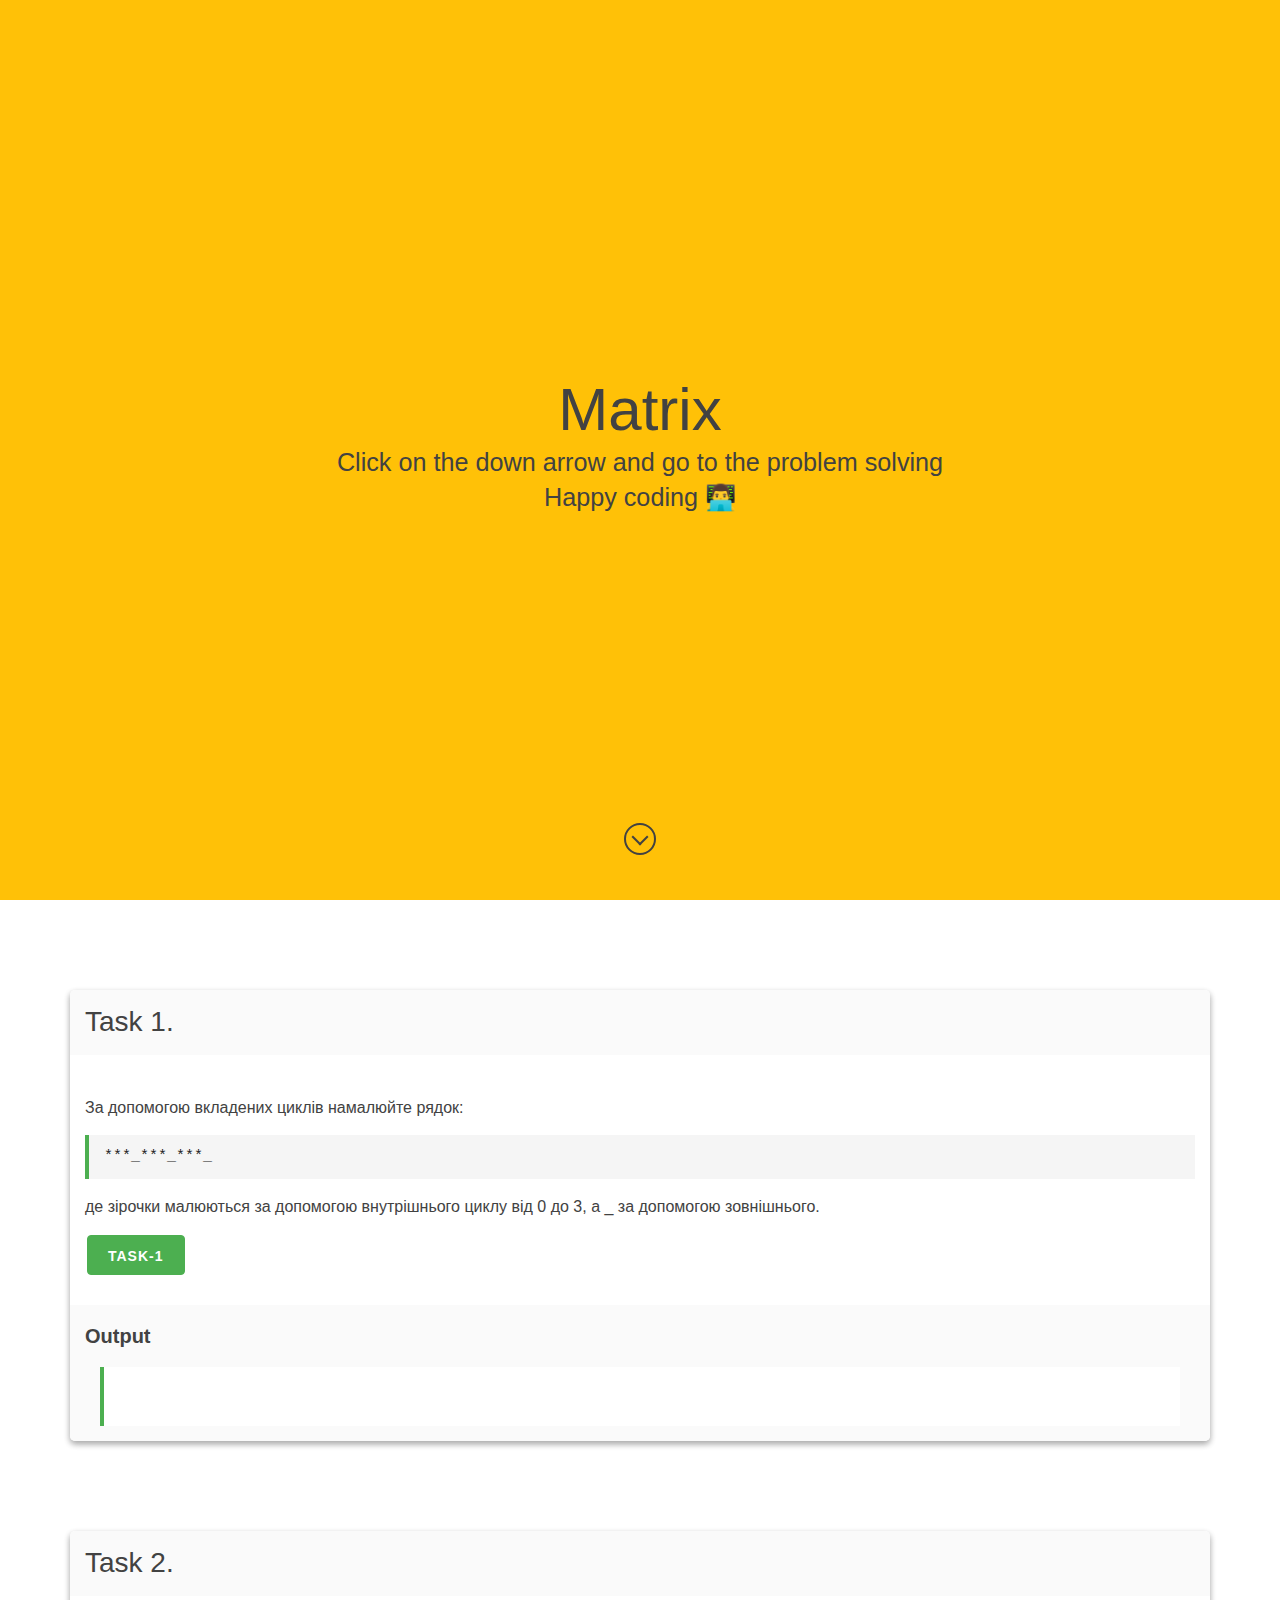
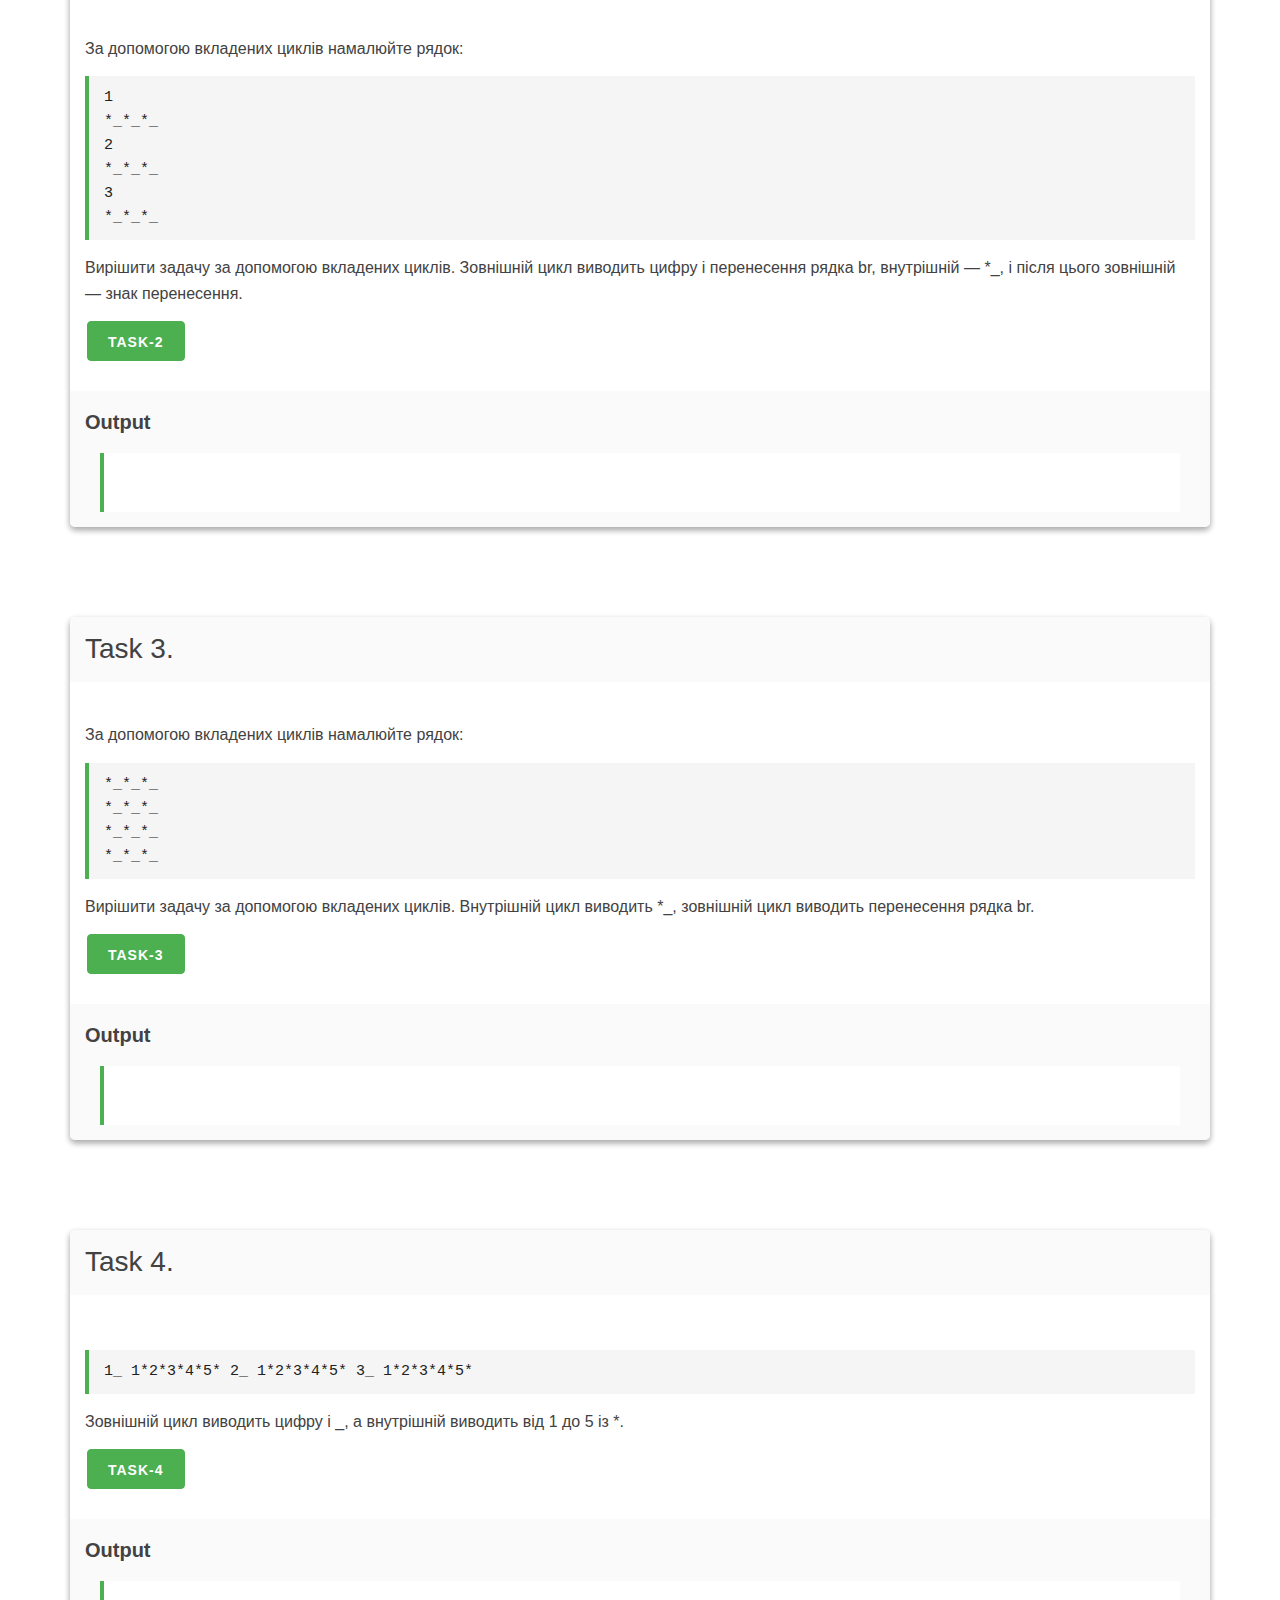
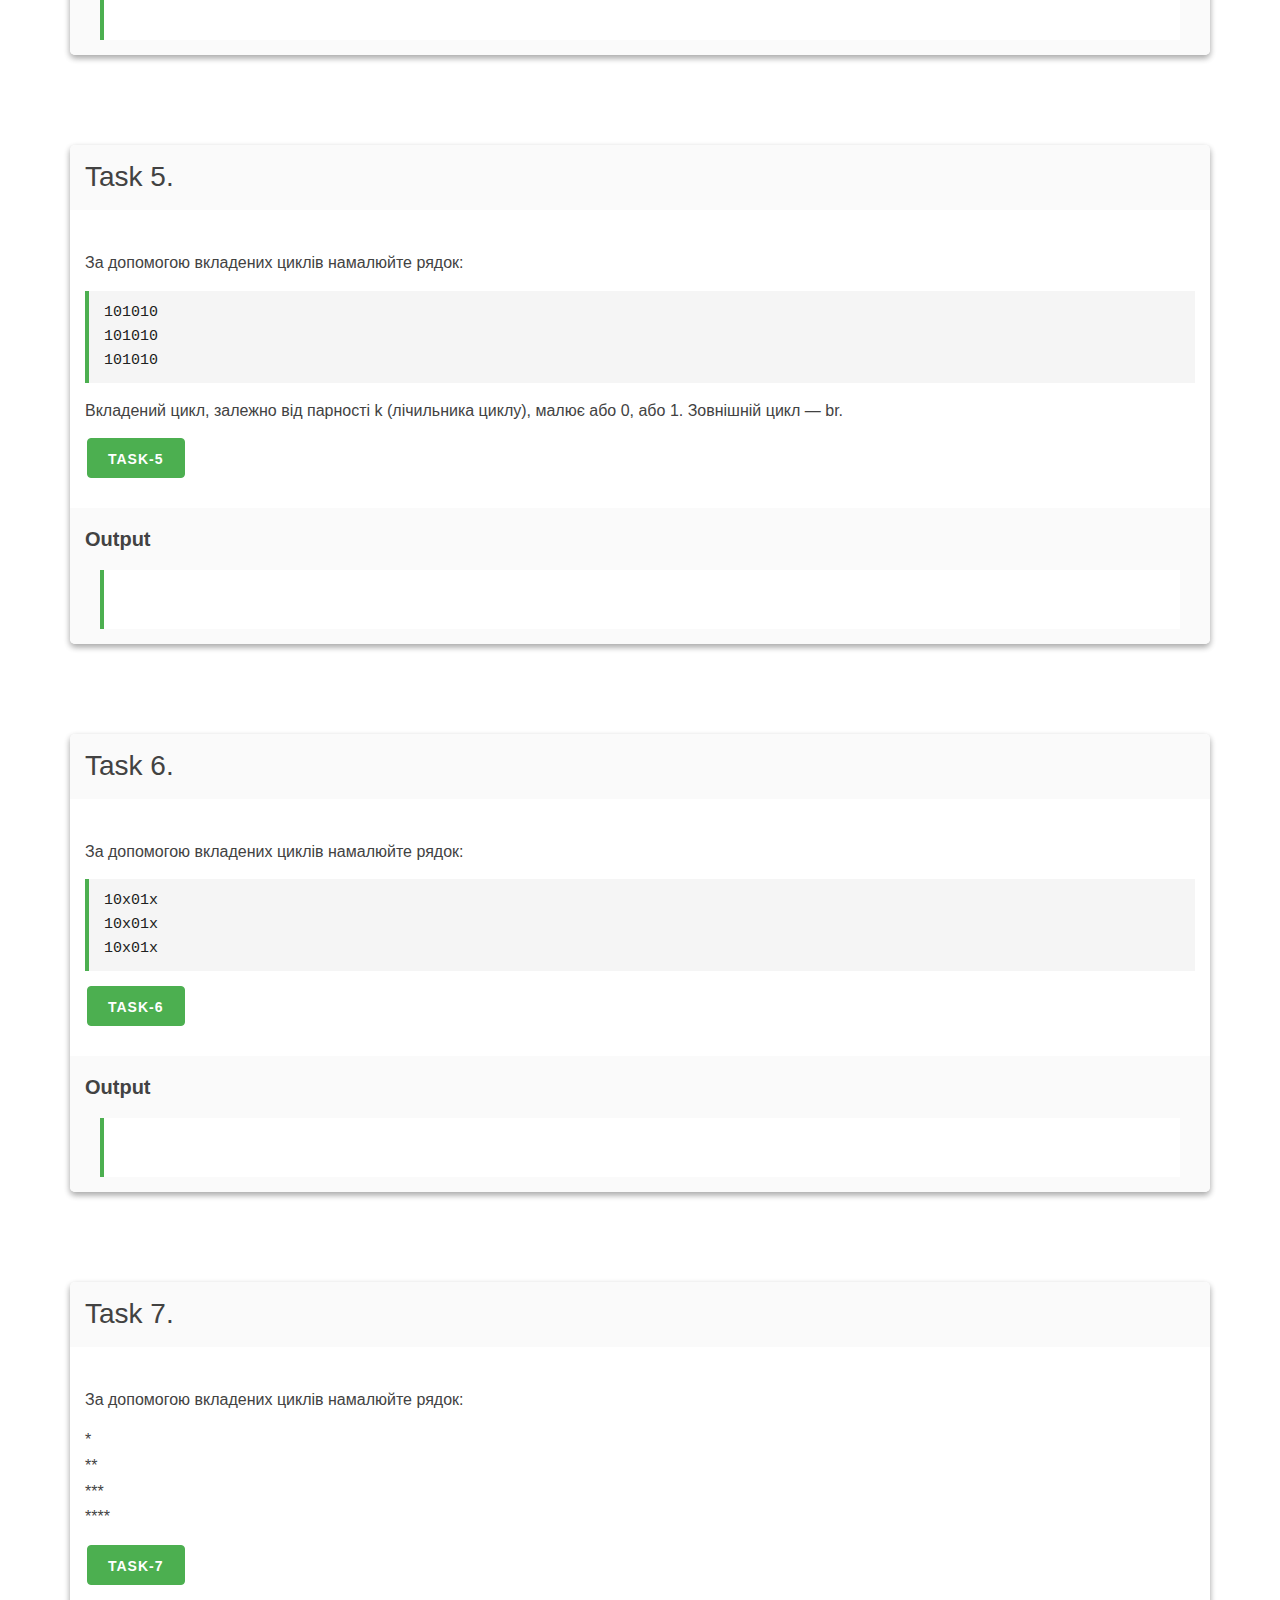
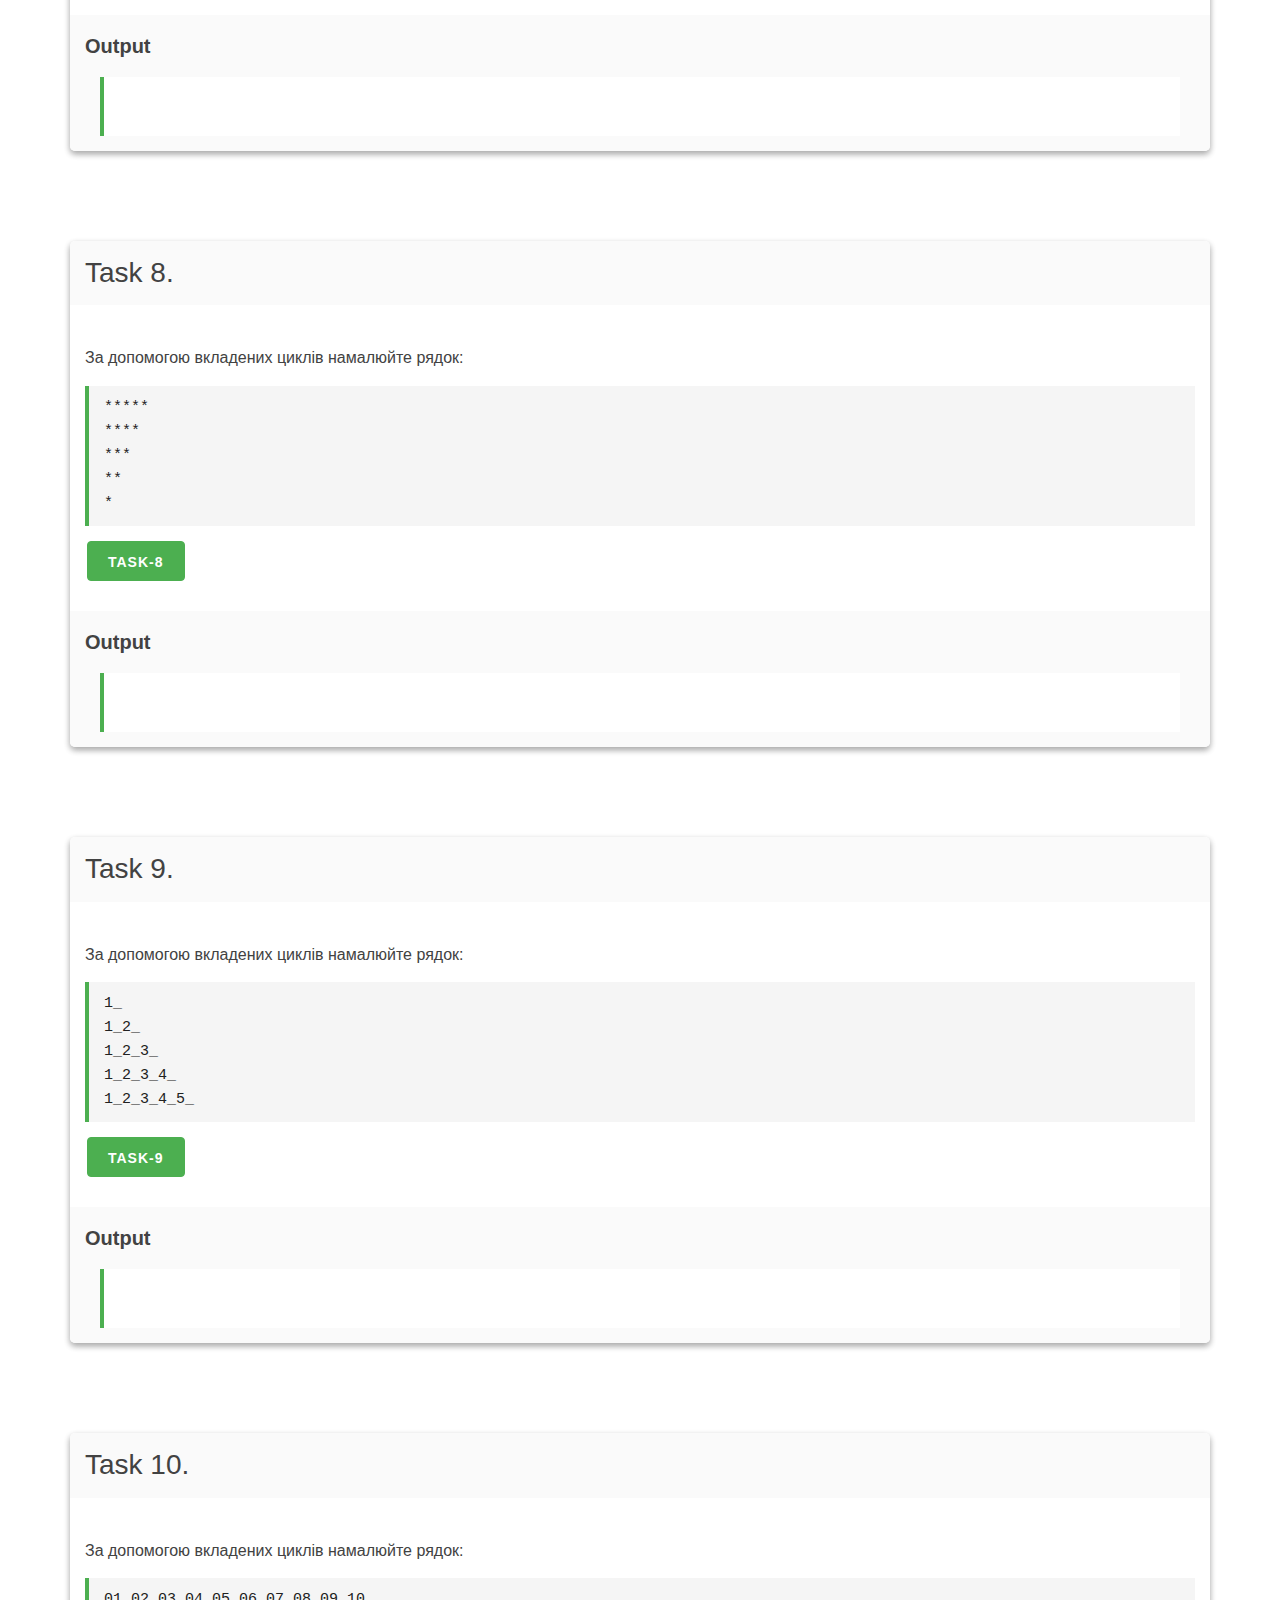
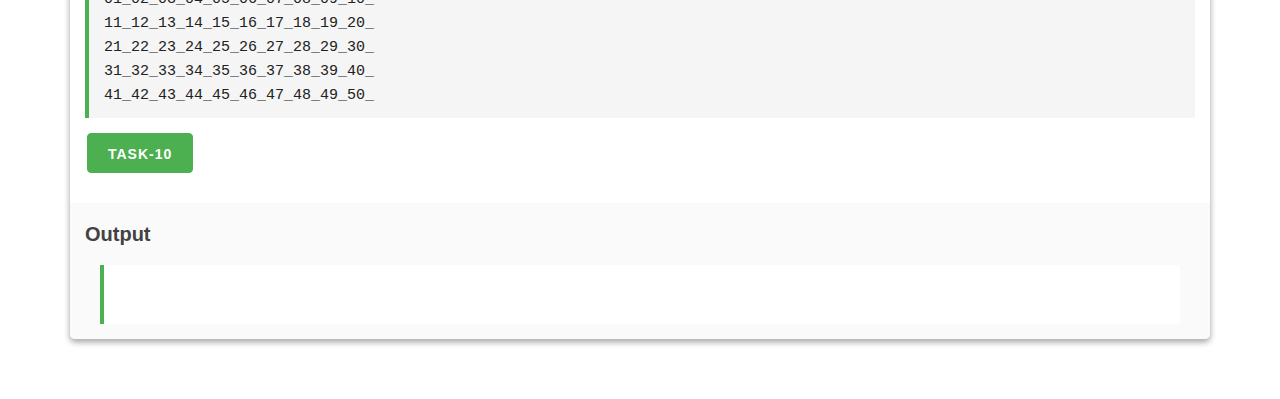
<file: module-03/matrix/index.html>
<!DOCTYPE html>
<html lang="en">
  <head>
    <meta charset="UTF-8" />
    <meta name="viewport" content="width=device-width, initial-scale=1.0" />
    <title>Matrix</title>
    <link
      rel="icon"
      type="image/png"
      href="../../assets/favicon/favicon-96x96.png"
      sizes="96x96"
    />
    <link
      rel="icon"
      type="image/svg+xml"
      href="../../assets/favicon/favicon.svg"
    />
    <link rel="shortcut icon" href="../../assets/favicon/favicon.ico" />
    <link
      rel="apple-touch-icon"
      sizes="180x180"
      href="../../assets/favicon/apple-touch-icon.png"
    />
    <link rel="manifest" href="../../assets/favicon/site.webmanifest" />
    <link rel="stylesheet" href="../../assets/mustard-ui.min.css" />
    <link rel="stylesheet" href="../../assets/styles.css" />
  </head>
  <body>
    <header>
      <div class="container container-small">
        <h1 class="title">Matrix</h1>
        <h2 class="subtitle">
          Click on the down arrow and go to the problem solving
        </h2>
        <h3 class="subtitle">Happy coding 👨‍💻</h3>
        <a class="scroll-down" href="#start"></a>
      </div>
    </header>

    <main class="container">
      <!-- Task 1 -->
      <section>
        <div class="panel">
          <div class="panel-head">
            <p class="panel-title">Task 1.</p>
          </div>
          <div class="panel-body">
            <p>За допомогою вкладених циклів намалюйте рядок:</p>
            <pre>***_***_***_</pre>
            <p>
              де зірочки малюються за допомогою внутрішнього циклу від 0 до 3, а
              _ за допомогою зовнішнього.
            </p>
            <button class="button-primary b-1">Task-1</button>
          </div>
          <div class="panel-footer">
            <h6>Output</h6>
            <blockquote>
              <div class="out-1"></div>
            </blockquote>
          </div>
        </div>
      </section>

      <!-- Task 2 -->
      <section>
        <div class="panel">
          <div class="panel-head">
            <p class="panel-title">Task 2.</p>
          </div>
          <div class="panel-body">
            <p>За допомогою вкладених циклів намалюйте рядок:</p>
            <pre>
              1<br />
              *_*_*_<br />
              2<br />
              *_*_*_<br />
              3<br />
              *_*_*_<br />
            </pre>
            <p>
              Вирішити задачу за допомогою вкладених циклів. Зовнішній цикл
              виводить цифру і перенесення рядка br, внутрішній — *_, і після
              цього зовнішній — знак перенесення.
            </p>
            <button class="button-primary b-2">Task-2</button>
          </div>
          <div class="panel-footer">
            <h6>Output</h6>
            <blockquote>
              <div class="out-2"></div>
            </blockquote>
          </div>
        </div>
      </section>

      <!-- Task 3 -->
      <section>
        <div class="panel">
          <div class="panel-head">
            <p class="panel-title">Task 3.</p>
          </div>
          <div class="panel-body">
            <p>За допомогою вкладених циклів намалюйте рядок:</p>
            <pre>
              *_*_*_<br />
              *_*_*_<br />
              *_*_*_<br />
              *_*_*_<br />
            </pre>
            <p>
              Вирішити задачу за допомогою вкладених циклів. Внутрішній цикл
              виводить *_, зовнішній цикл виводить перенесення рядка br.
            </p>
            <button class="button-primary b-3">Task-3</button>
          </div>
          <div class="panel-footer">
            <h6>Output</h6>
            <blockquote>
              <div class="out-3"></div>
            </blockquote>
          </div>
        </div>
      </section>

      <!-- Task 4 -->
      <section>
        <div class="panel">
          <div class="panel-head">
            <p class="panel-title">Task 4.</p>
          </div>
          <div class="panel-body">
            <pre>1_ 1*2*3*4*5* 2_ 1*2*3*4*5* 3_ 1*2*3*4*5*</pre>
            <p>
              Зовнішній цикл виводить цифру і _, а внутрішній виводить від 1 до
              5 із *.
            </p>
            <button class="button-primary b-4">Task-4</button>
          </div>
          <div class="panel-footer">
            <h6>Output</h6>
            <blockquote>
              <div class="out-4"></div>
            </blockquote>
          </div>
        </div>
      </section>

      <!-- Task 5 -->
      <section>
        <div class="panel">
          <div class="panel-head">
            <p class="panel-title">Task 5.</p>
          </div>
          <div class="panel-body">
            <p>За допомогою вкладених циклів намалюйте рядок:</p>
            <pre>
              101010<br />
              101010<br />
              101010<br />
            </pre>
            <p>
              Вкладений цикл, залежно від парності k (лічильника циклу), малює
              або 0, або 1. Зовнішній цикл — br.
            </p>
            <button class="button-primary b-5">Task-5</button>
          </div>
          <div class="panel-footer">
            <h6>Output</h6>
            <blockquote>
              <div class="out-5"></div>
            </blockquote>
          </div>
        </div>
      </section>

      <!-- Task 6 -->
      <section>
        <div class="panel">
          <div class="panel-head">
            <p class="panel-title">Task 6.</p>
          </div>
          <div class="panel-body">
            <p>За допомогою вкладених циклів намалюйте рядок:</p>
            <pre>
              10x01x<br />
              10x01x<br />
              10x01x<br />
            </pre>
            <button class="button-primary b-6">Task-6</button>
          </div>
          <div class="panel-footer">
            <h6>Output</h6>
            <blockquote>
              <div class="out-6"></div>
            </blockquote>
          </div>
        </div>
      </section>

      <!-- Task 7 -->
      <section>
        <div class="panel">
          <div class="panel-head">
            <p class="panel-title">Task 7.</p>
          </div>
          <div class="panel-body">
            <p>За допомогою вкладених циклів намалюйте рядок:</p>
            <p class="cd">
              *<br />
              **<br />
              ***<br />
              ****<br />
            </p>
            <button class="button-primary b-7">Task-7</button>
          </div>
          <div class="panel-footer">
            <h6>Output</h6>
            <blockquote>
              <div class="out-7"></div>
            </blockquote>
          </div>
        </div>
      </section>

      <!-- Task 8 -->
      <section>
        <div class="panel">
          <div class="panel-head">
            <p class="panel-title">Task 8.</p>
          </div>
          <div class="panel-body">
            <p>За допомогою вкладених циклів намалюйте рядок:</p>
            <pre>
              *****<br />
              ****<br />
              ***<br />
              **<br />
              *<br />
            </pre>
            <button class="button-primary b-8">Task-8</button>
          </div>
          <div class="panel-footer">
            <h6>Output</h6>
            <blockquote>
              <div class="out-8"></div>
            </blockquote>
          </div>
        </div>
      </section>

      <!-- Task 9 -->
      <section>
        <div class="panel">
          <div class="panel-head">
            <p class="panel-title">Task 9.</p>
          </div>
          <div class="panel-body">
            <p>За допомогою вкладених циклів намалюйте рядок:</p>
            <pre>
              1_<br />
              1_2_<br />
              1_2_3_<br />
              1_2_3_4_<br />
              1_2_3_4_5_<br />
            </pre>
            <button class="button-primary b-9">Task-9</button>
          </div>
          <div class="panel-footer">
            <h6>Output</h6>
            <blockquote>
              <div class="out-9"></div>
            </blockquote>
          </div>
        </div>
      </section>

      <!-- Task 10 -->
      <section>
        <div class="panel">
          <div class="panel-head">
            <p class="panel-title">Task 10.</p>
          </div>
          <div class="panel-body">
            <p>За допомогою вкладених циклів намалюйте рядок:</p>
            <pre>
              01_02_03_04_05_06_07_08_09_10_<br />
              11_12_13_14_15_16_17_18_19_20_<br />
              21_22_23_24_25_26_27_28_29_30_<br />
              31_32_33_34_35_36_37_38_39_40_<br />
              41_42_43_44_45_46_47_48_49_50_<br />
            </pre>
            <button class="button-primary b-10">Task-10</button>
          </div>
          <div class="panel-footer">
            <h6>Output</h6>
            <blockquote>
              <div class="out-10"></div>
            </blockquote>
          </div>
        </div>
      </section>
    </main>

    <script src="./script.js" type="module"></script>
  </body>
</html>
</file>
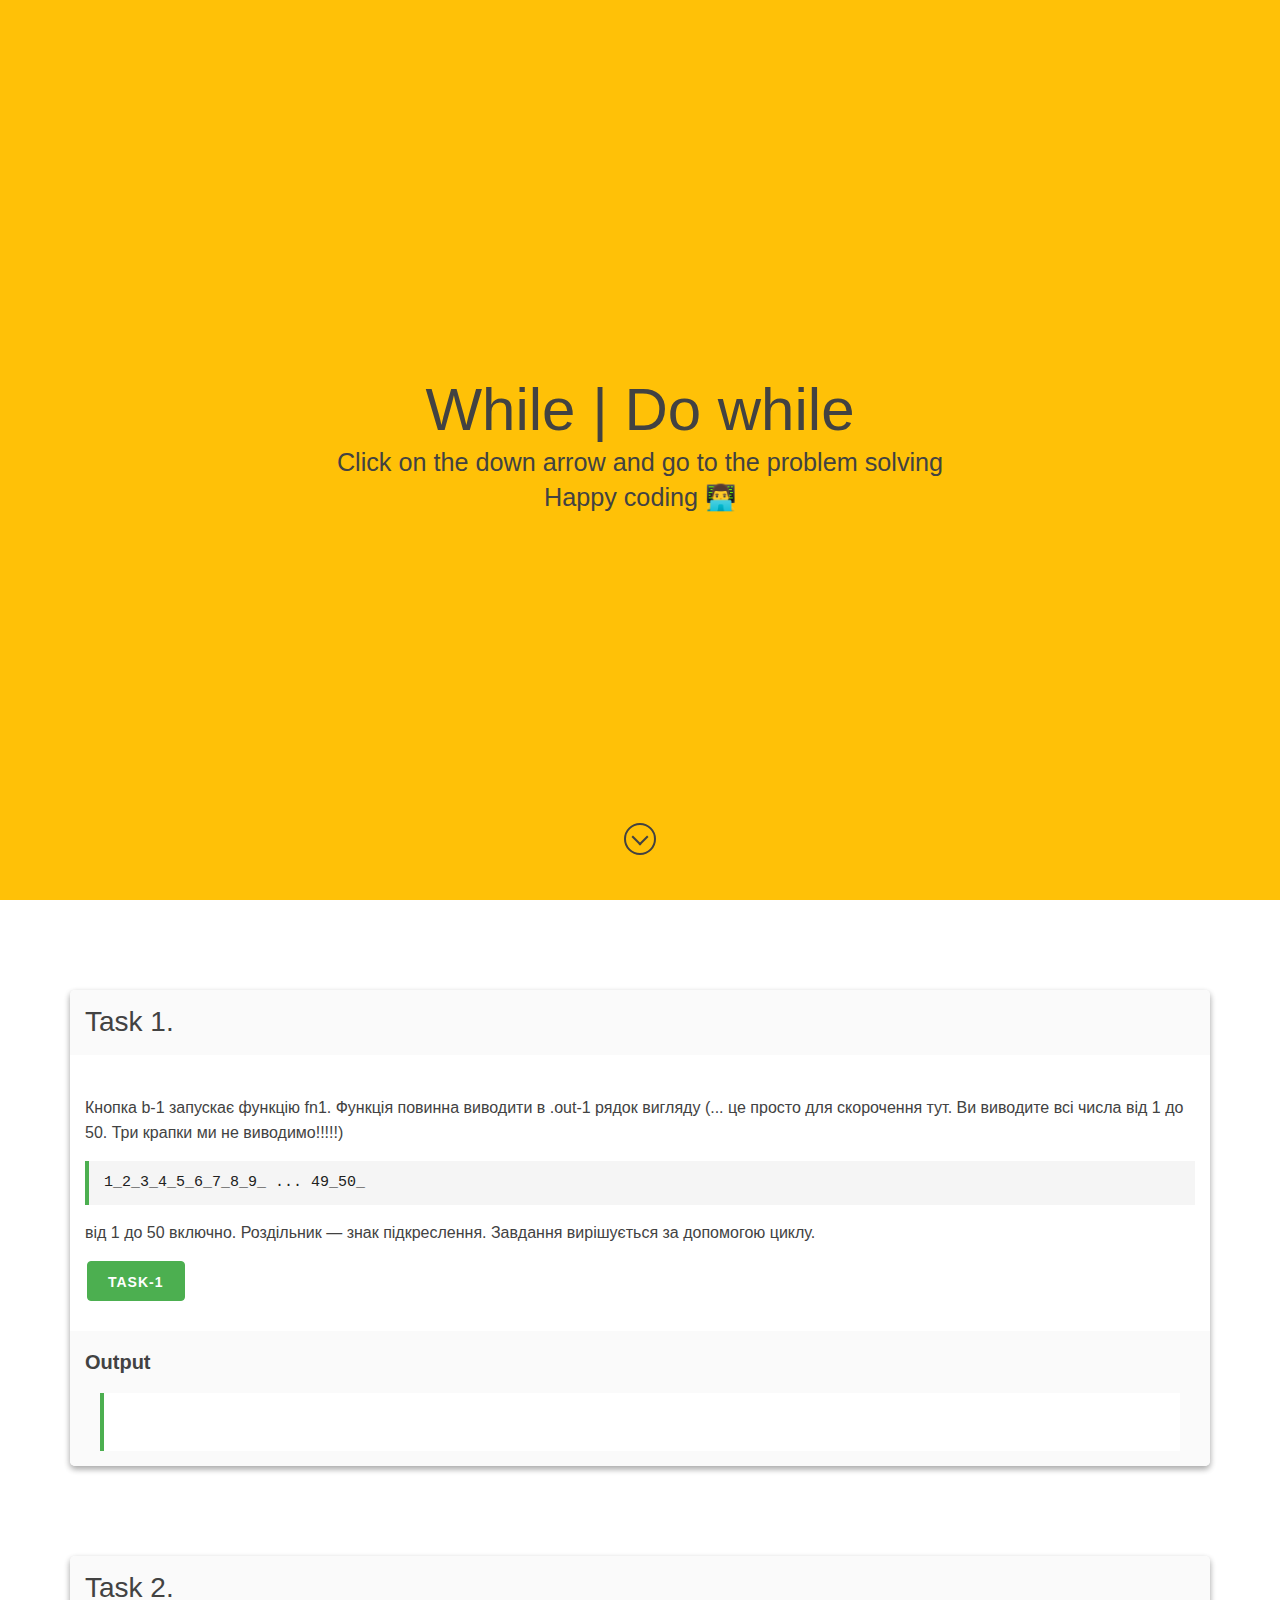
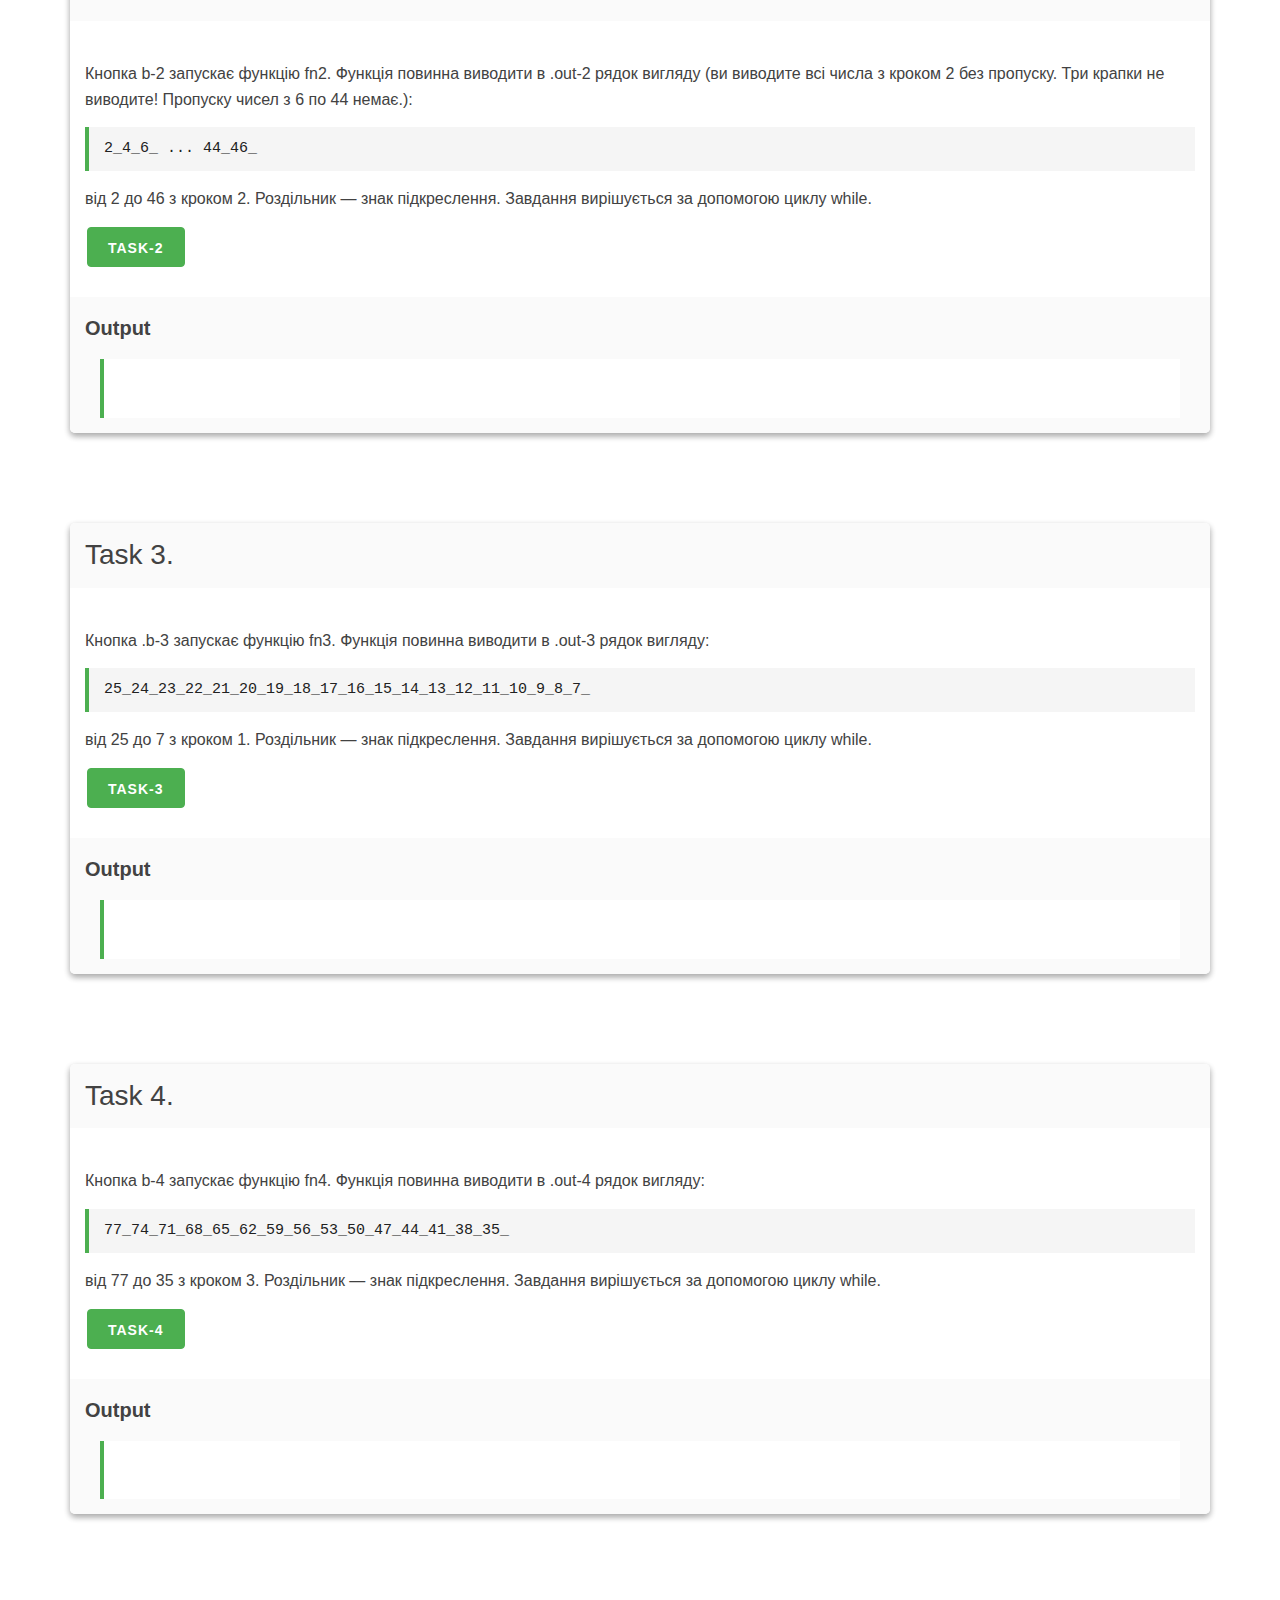
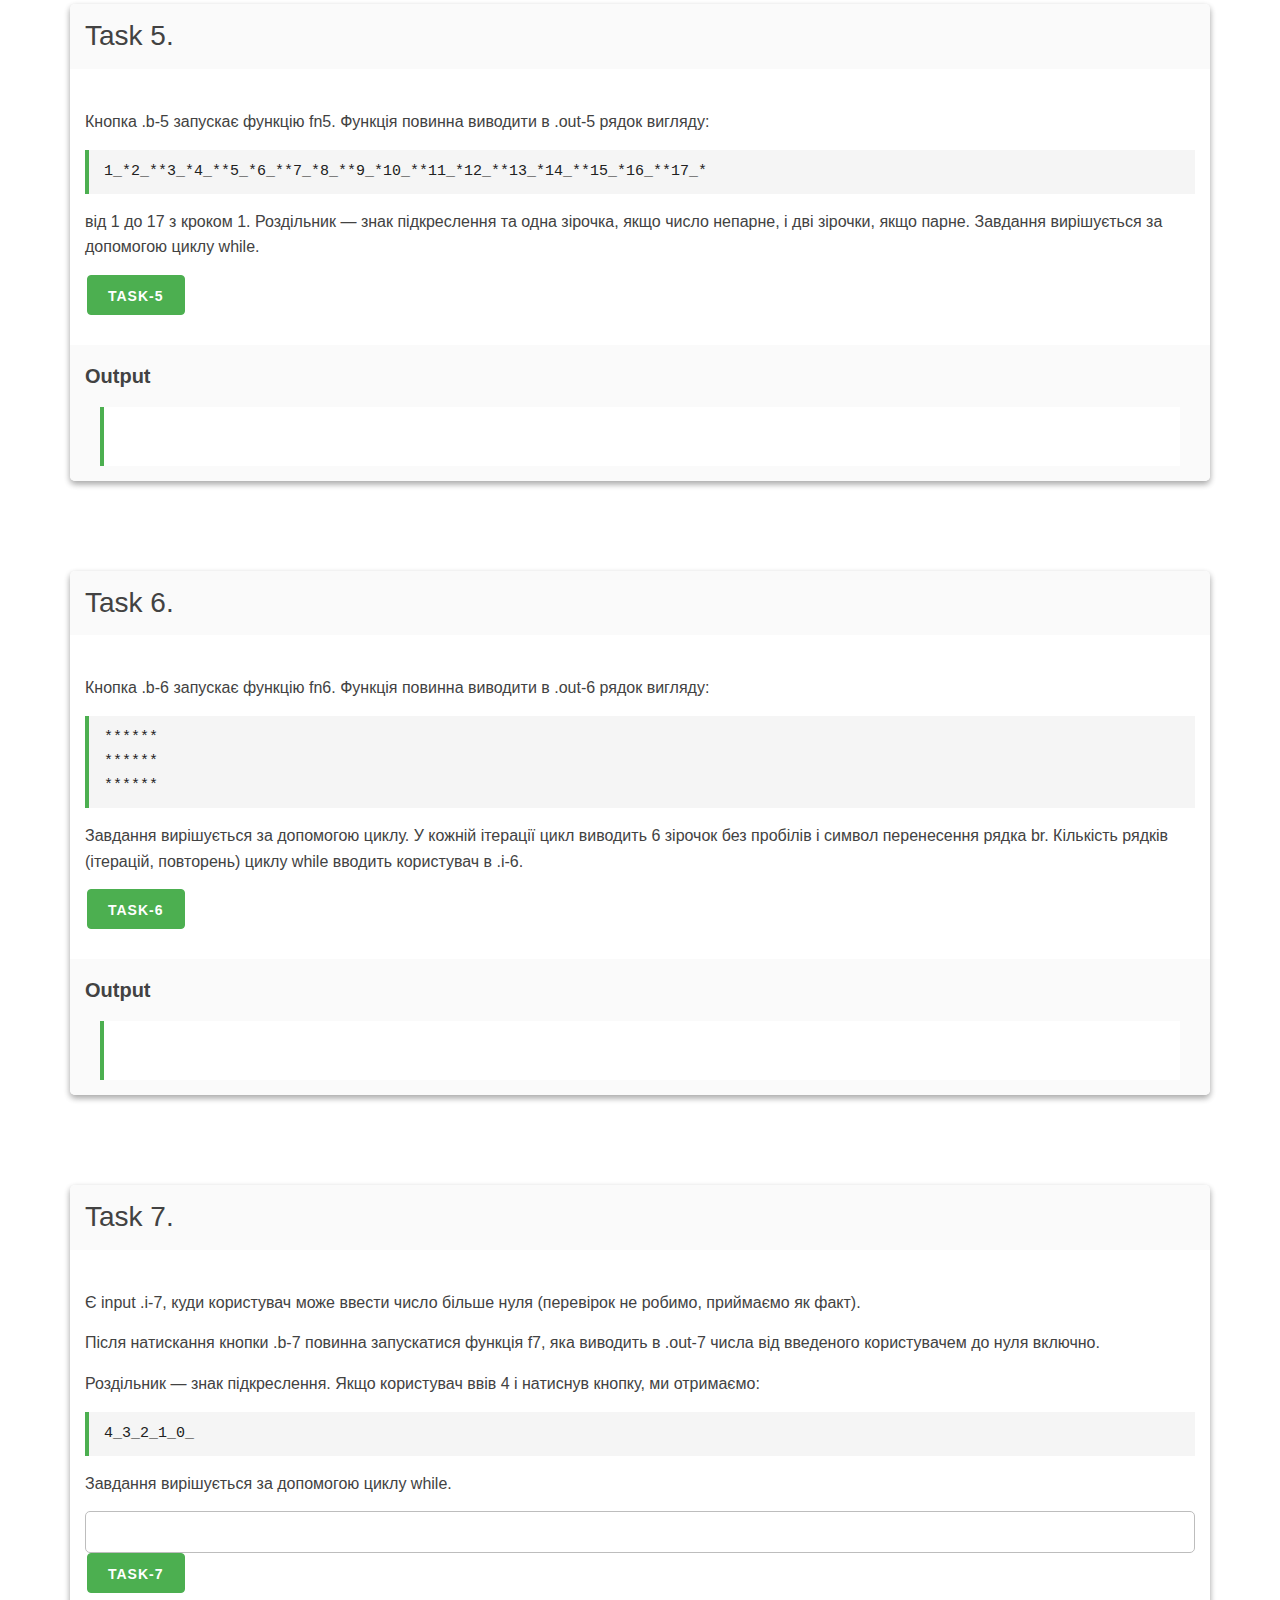
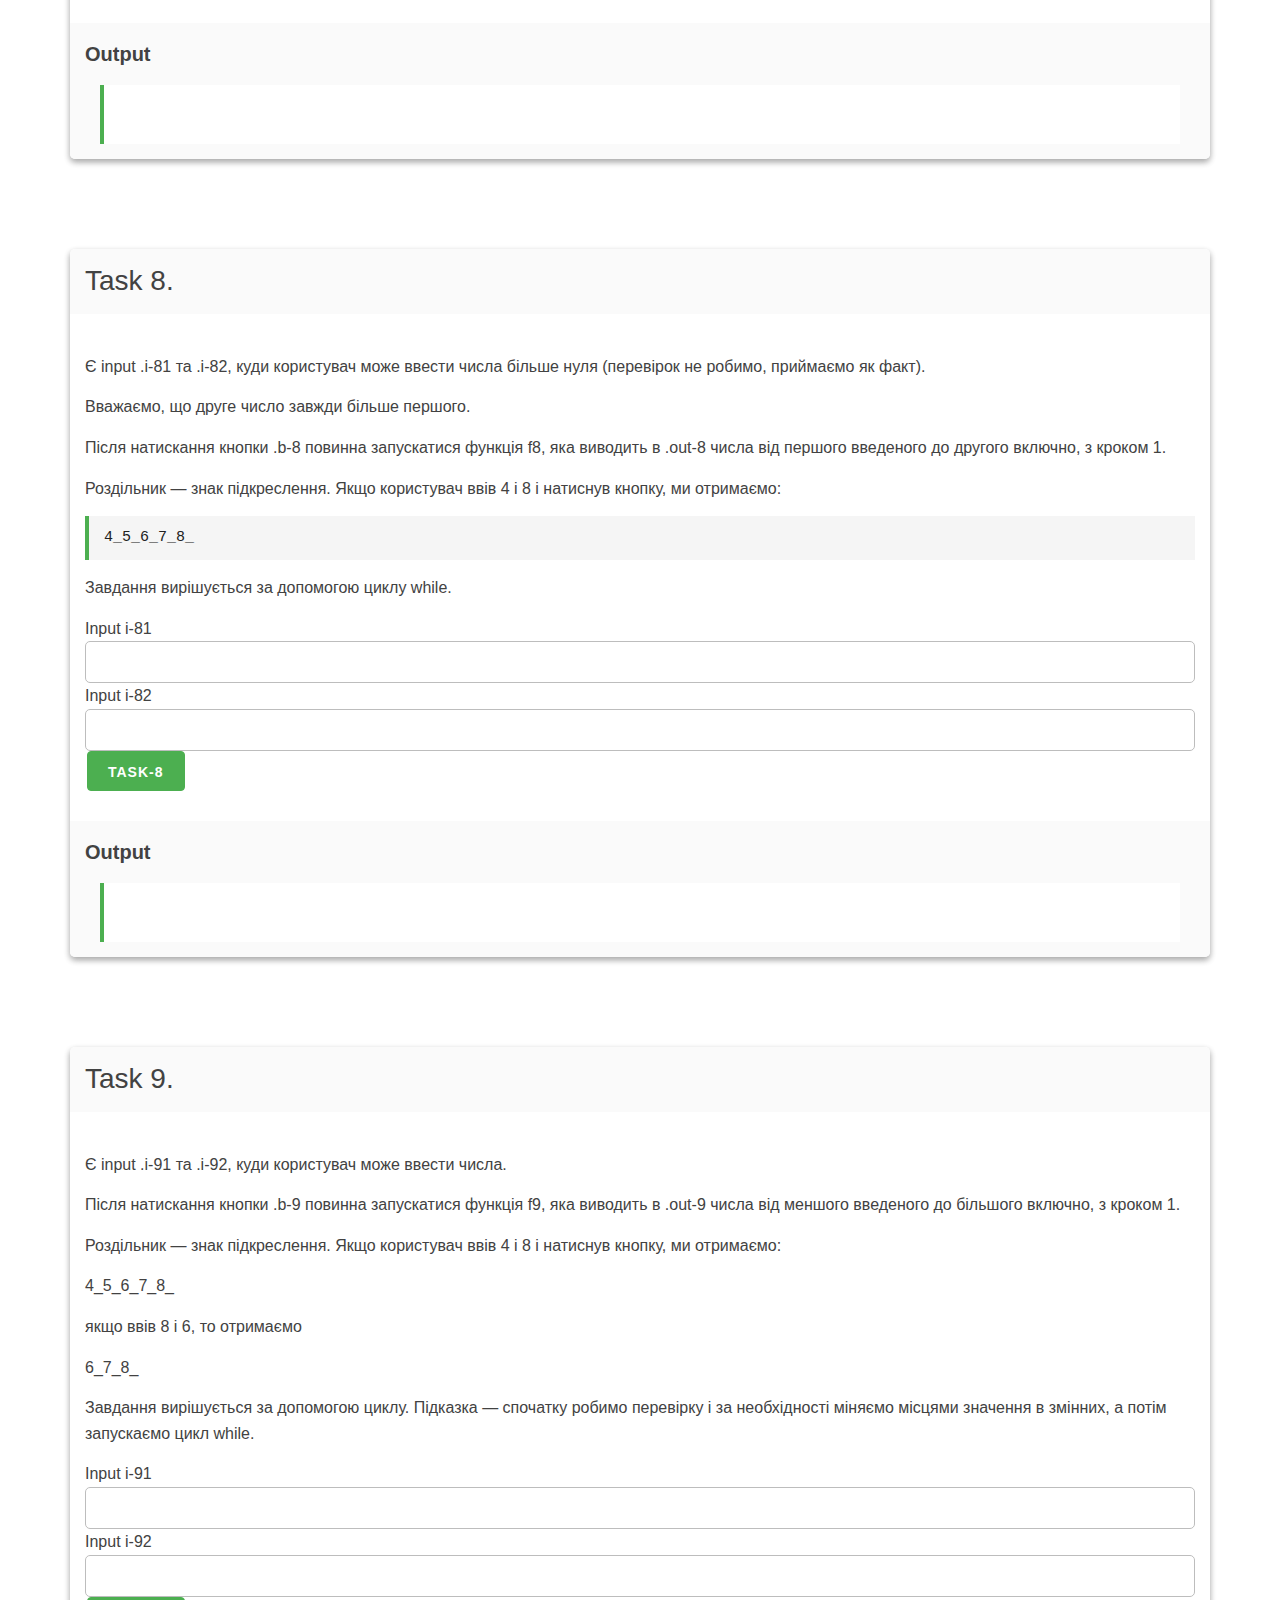
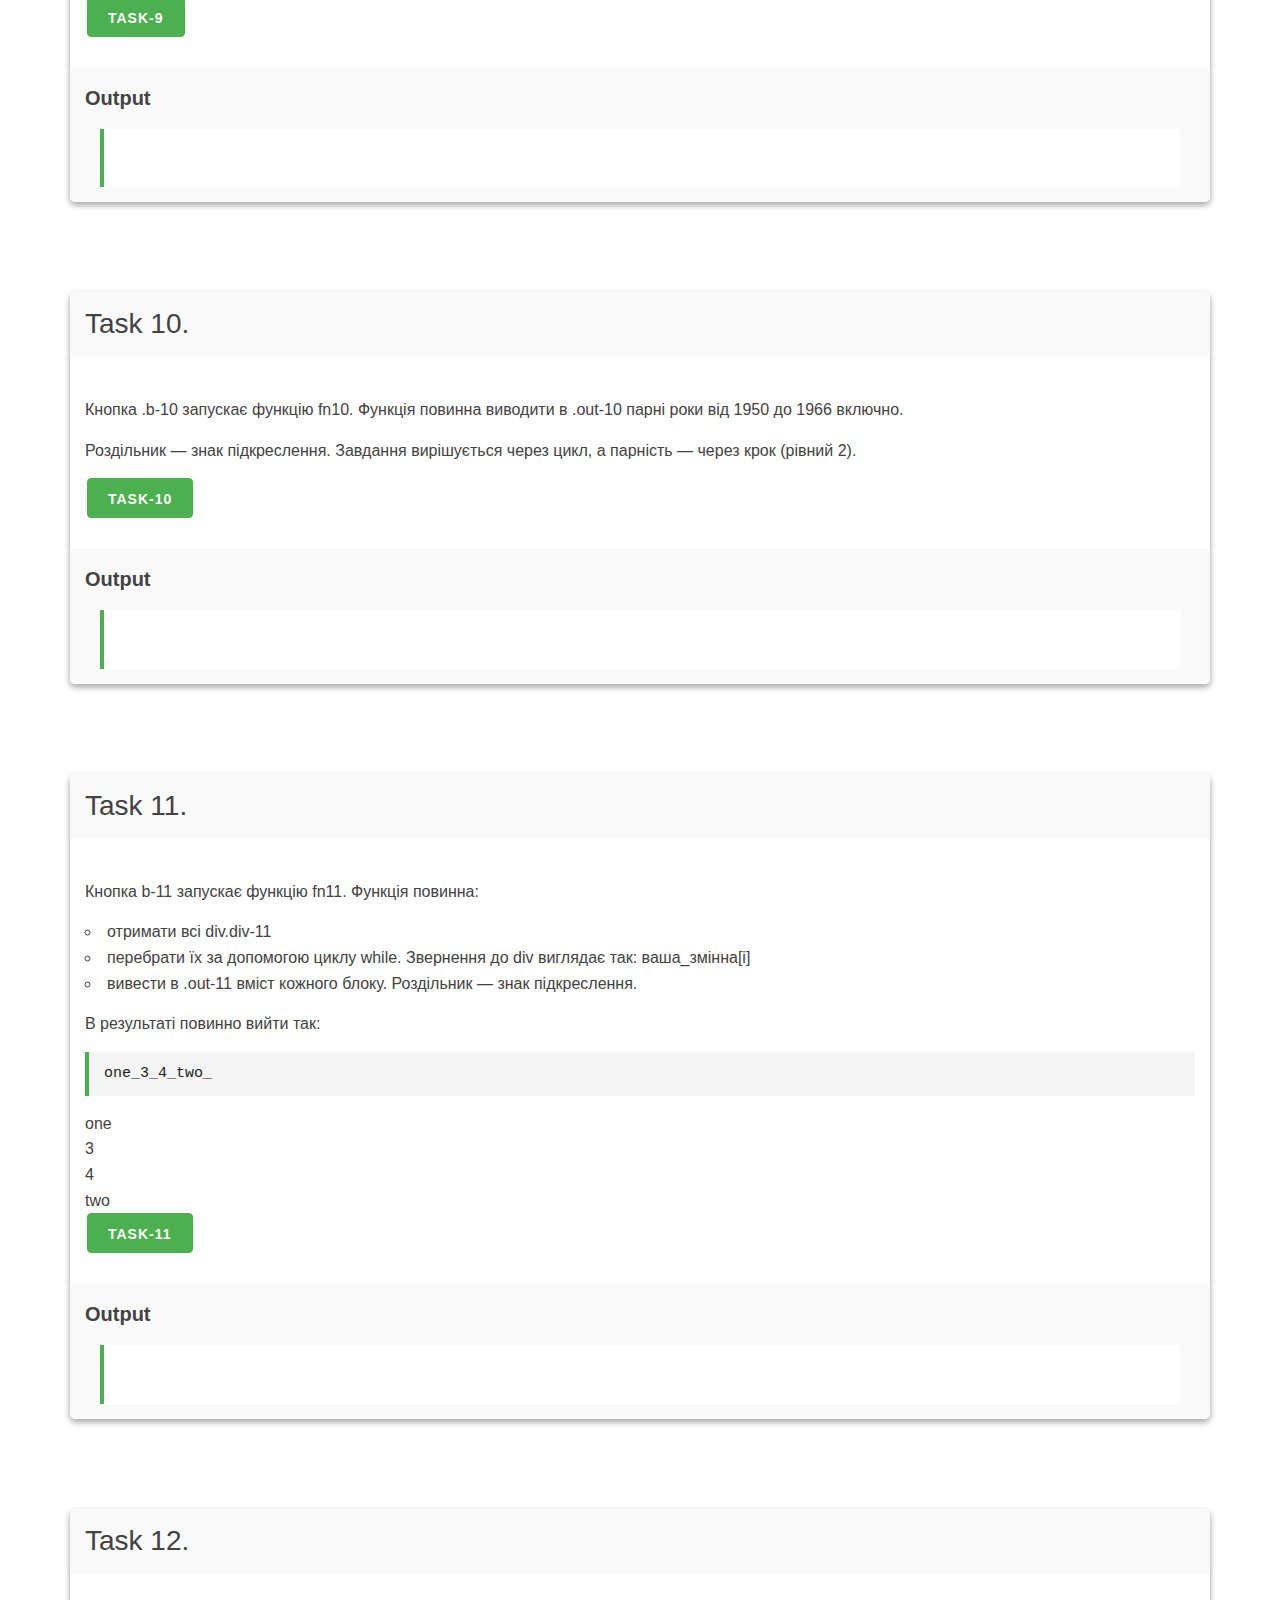
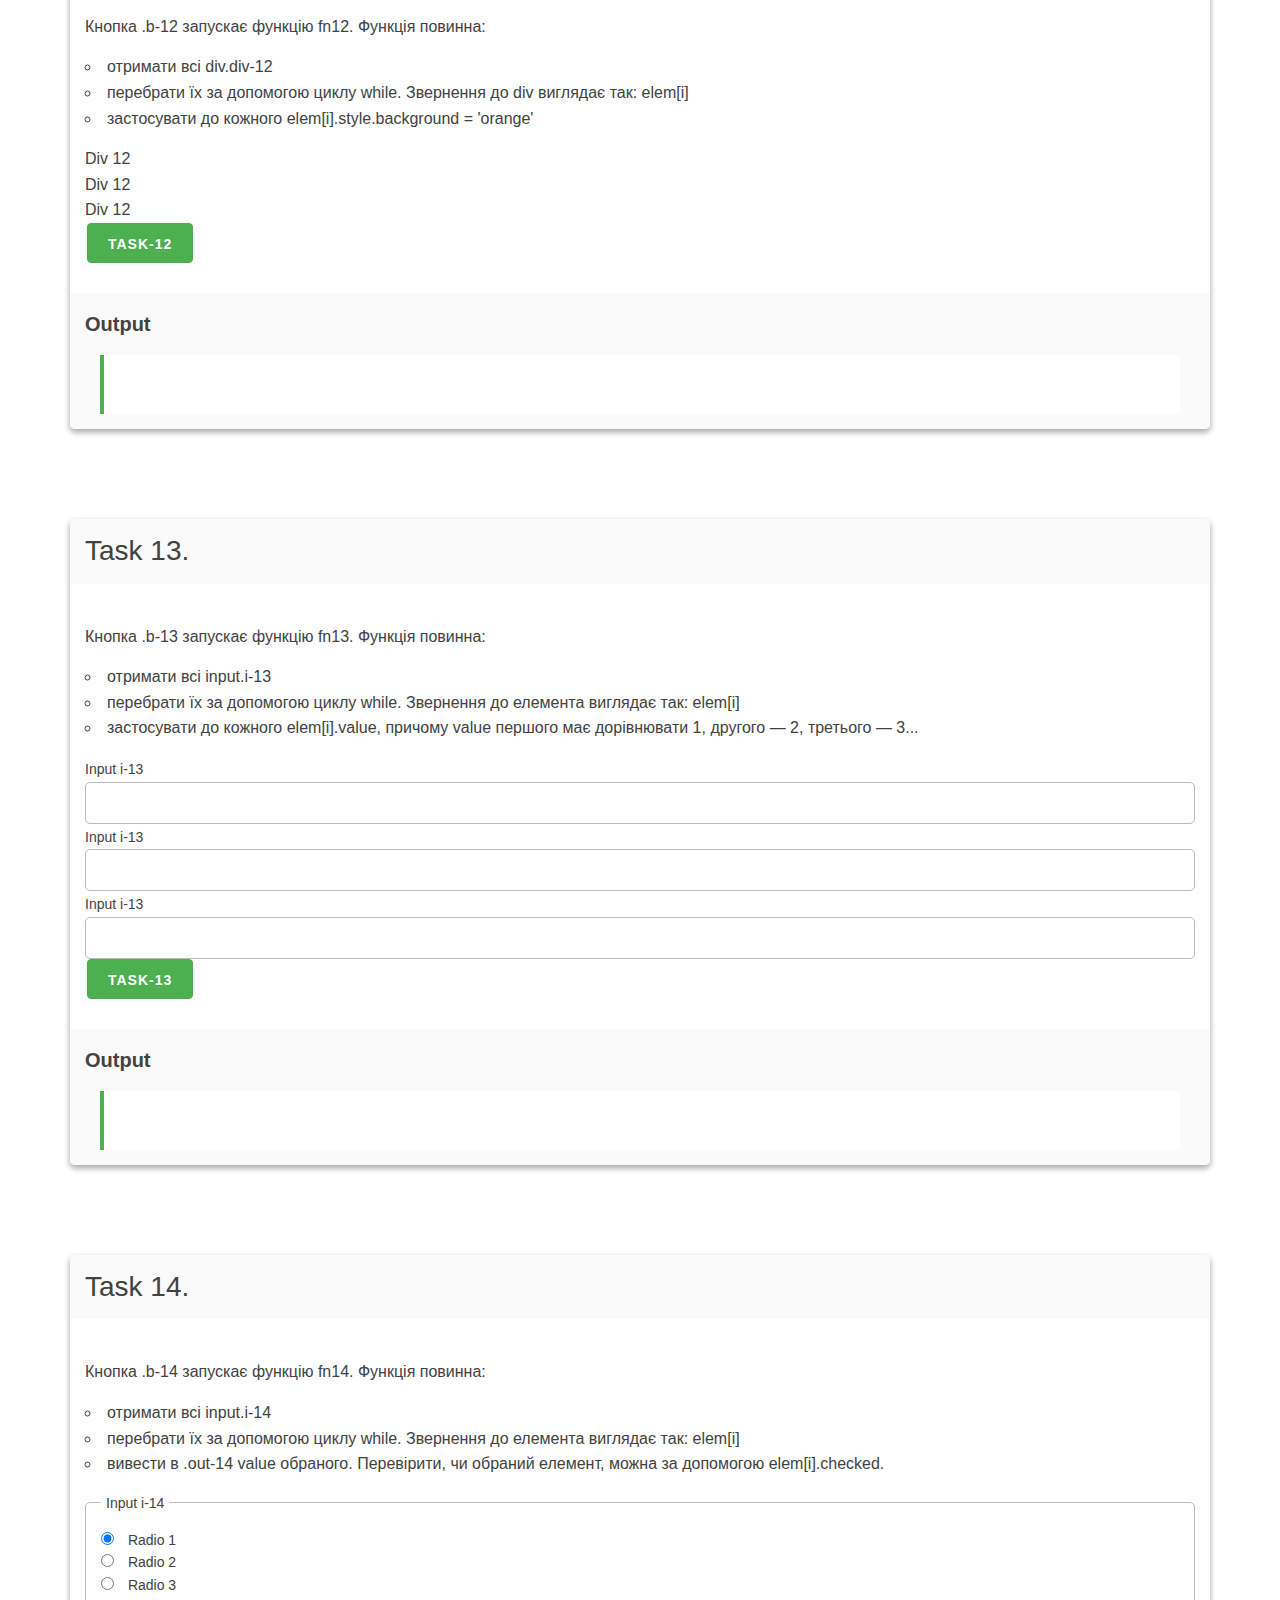
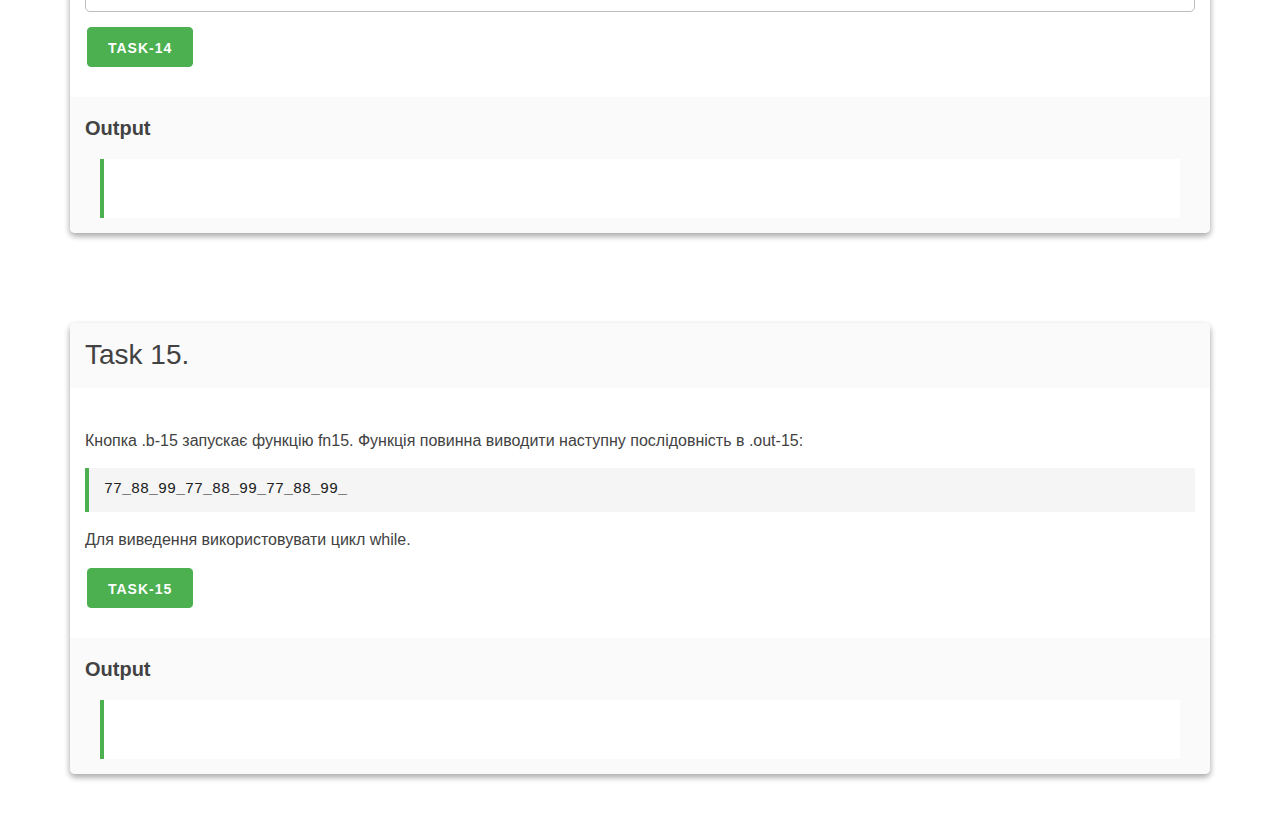
<file: module-03/while/index.html>
<!DOCTYPE html>
<html lang="en">
  <head>
    <meta charset="UTF-8" />
    <meta name="viewport" content="width=device-width, initial-scale=1.0" />
    <title>While | Do while</title>
    <link
      rel="icon"
      type="image/png"
      href="../../assets/favicon/favicon-96x96.png"
      sizes="96x96"
    />
    <link
      rel="icon"
      type="image/svg+xml"
      href="../../assets/favicon/favicon.svg"
    />
    <link rel="shortcut icon" href="../../assets/favicon/favicon.ico" />
    <link
      rel="apple-touch-icon"
      sizes="180x180"
      href="../../assets/favicon/apple-touch-icon.png"
    />
    <link rel="manifest" href="../../assets/favicon/site.webmanifest" />
    <link rel="stylesheet" href="../../assets/mustard-ui.min.css" />
    <link rel="stylesheet" href="../../assets/styles.css" />
  </head>
  <body>
    <header>
      <div class="container container-small">
        <h1 class="title">While | Do while</h1>
        <h2 class="subtitle">
          Click on the down arrow and go to the problem solving
        </h2>
        <h3 class="subtitle">Happy coding 👨‍💻</h3>
        <a class="scroll-down" href="#start"></a>
      </div>
    </header>

    <main class="container">
      <!-- Task 1 -->
      <section id="start">
        <div class="panel">
          <div class="panel-head">
            <p class="panel-title">Task 1.</p>
          </div>
          <div class="panel-body">
            <p>
              Кнопка b-1 запускає функцію fn1. Функція повинна виводити в .out-1
              рядок вигляду (... це просто для скорочення тут. Ви виводите всі
              числа від 1 до 50. Три крапки ми не виводимо!!!!!)
            </p>
            <pre>1_2_3_4_5_6_7_8_9_ ... 49_50_</pre>
            <p>
              від 1 до 50 включно. Роздільник — знак підкреслення. Завдання
              вирішується за допомогою циклу.
            </p>
            <button class="button-primary b-1">Task-1</button>
          </div>
          <div class="panel-footer">
            <h6>Output</h6>
            <blockquote>
              <div class="out-1"></div>
            </blockquote>
          </div>
        </div>
      </section>

      <!-- Task 2 -->
      <section>
        <div class="panel">
          <div class="panel-head">
            <p class="panel-title">Task 2.</p>
          </div>
          <div class="panel-body">
            <p>
              Кнопка b-2 запускає функцію fn2. Функція повинна виводити в .out-2
              рядок вигляду (ви виводите всі числа з кроком 2 без пропуску. Три
              крапки не виводите! Пропуску чисел з 6 по 44 немає.):
            </p>
            <pre>2_4_6_ ... 44_46_</pre>
            <p>
              від 2 до 46 з кроком 2. Роздільник — знак підкреслення. Завдання
              вирішується за допомогою циклу while.
            </p>
            <button class="button-primary b-2">Task-2</button>
          </div>
          <div class="panel-footer">
            <h6>Output</h6>
            <blockquote>
              <div class="out-2"></div>
            </blockquote>
          </div>
        </div>
      </section>

      <!-- Task 3 -->
      <section>
        <div class="panel">
          <div class="panel-head">
            <p class="panel-title">Task 3.</p>
          </div>
          <div class="panel-body">
            <p>
              Кнопка .b-3 запускає функцію fn3. Функція повинна виводити в
              .out-3 рядок вигляду:
            </p>
            <pre>
              25_24_23_22_21_20_19_18_17_16_15_14_13_12_11_10_9_8_7_
            </pre>
            <p>
              від 25 до 7 з кроком 1. Роздільник — знак підкреслення. Завдання
              вирішується за допомогою циклу while.
            </p>
            <button class="button-primary b-3">Task-3</button>
          </div>
          <div class="panel-footer">
            <h6>Output</h6>
            <blockquote>
              <div class="out-3"></div>
            </blockquote>
          </div>
        </div>
      </section>

      <!-- Task 4 -->
      <section>
        <div class="panel">
          <div class="panel-head">
            <p class="panel-title">Task 4.</p>
          </div>
          <div class="panel-body">
            <p>
              Кнопка b-4 запускає функцію fn4. Функція повинна виводити в .out-4
              рядок вигляду:
            </p>
            <pre>77_74_71_68_65_62_59_56_53_50_47_44_41_38_35_</pre>
            <p>
              від 77 до 35 з кроком 3. Роздільник — знак підкреслення. Завдання
              вирішується за допомогою циклу while.
            </p>
            <button class="button-primary b-4">Task-4</button>
          </div>
          <div class="panel-footer">
            <h6>Output</h6>
            <blockquote>
              <div class="out-4"></div>
            </blockquote>
          </div>
        </div>
      </section>

      <!-- Task 5 -->
      <section>
        <div class="panel">
          <div class="panel-head">
            <p class="panel-title">Task 5.</p>
          </div>
          <div class="panel-body">
            <p>
              Кнопка .b-5 запускає функцію fn5. Функція повинна виводити в
              .out-5 рядок вигляду:
            </p>
            <pre>
              1_*2_**3_*4_**5_*6_**7_*8_**9_*10_**11_*12_**13_*14_**15_*16_**17_*
            </pre>
            <p>
              від 1 до 17 з кроком 1. Роздільник — знак підкреслення та одна
              зірочка, якщо число непарне, і дві зірочки, якщо парне. Завдання
              вирішується за допомогою циклу while.
            </p>
            <button class="button-primary b-5">Task-5</button>
          </div>
          <div class="panel-footer">
            <h6>Output</h6>
            <blockquote>
              <div class="out-5"></div>
            </blockquote>
          </div>
        </div>
      </section>

      <!-- Task 6 -->
      <section>
        <div class="panel">
          <div class="panel-head">
            <p class="panel-title">Task 6.</p>
          </div>
          <div class="panel-body">
            <p>
              Кнопка .b-6 запускає функцію fn6. Функція повинна виводити в
              .out-6 рядок вигляду:
            </p>
            <pre>
              ******<br />
              ******<br />
              ******<br />
            </pre>
            <p>
              Завдання вирішується за допомогою циклу. У кожній ітерації цикл
              виводить 6 зірочок без пробілів і символ перенесення рядка br.
              Кількість рядків (ітерацій, повторень) циклу while вводить
              користувач в .i-6.
            </p>
            <button class="button-primary b-6">Task-6</button>
          </div>
          <div class="panel-footer">
            <h6>Output</h6>
            <blockquote>
              <div class="out-6"></div>
            </blockquote>
          </div>
        </div>
      </section>

      <!-- Task 7 -->
      <section>
        <div class="panel">
          <div class="panel-head">
            <p class="panel-title">Task 7.</p>
          </div>
          <div class="panel-body">
            <p>
              Є input .i-7, куди користувач може ввести число більше нуля
              (перевірок не робимо, приймаємо як факт).
            </p>
            <p>
              Після натискання кнопки .b-7 повинна запускатися функція f7, яка
              виводить в .out-7 числа від введеного користувачем до нуля
              включно.
            </p>
            <p>
              Роздільник — знак підкреслення. Якщо користувач ввів 4 і натиснув
              кнопку, ми отримаємо:
            </p>
            <pre>4_3_2_1_0_</pre>
            <p>Завдання вирішується за допомогою циклу while.</p>
            <input type="number" class="i-7" />
            <button class="button-primary b-7">Task-7</button>
          </div>
          <div class="panel-footer">
            <h6>Output</h6>
            <blockquote>
              <div class="out-7"></div>
            </blockquote>
          </div>
        </div>
      </section>

      <!-- Task 8 -->
      <section>
        <div class="panel">
          <div class="panel-head">
            <p class="panel-title">Task 8.</p>
          </div>
          <div class="panel-body">
            <p>
              Є input .i-81 та .i-82, куди користувач може ввести числа більше
              нуля (перевірок не робимо, приймаємо як факт).
            </p>
            <p>Вважаємо, що друге число завжди більше першого.</p>
            <p>
              Після натискання кнопки .b-8 повинна запускатися функція f8, яка
              виводить в .out-8 числа від першого введеного до другого включно,
              з кроком 1.
            </p>
            <p>
              Роздільник — знак підкреслення. Якщо користувач ввів 4 і 8 і
              натиснув кнопку, ми отримаємо:
            </p>
            <pre>4_5_6_7_8_</pre>
            <p>Завдання вирішується за допомогою циклу while.</p>

            <div>Input i-81 <input type="number" class="i-81" /></div>
            <div>Input i-82 <input type="number" class="i-82" /></div>

            <button class="button-primary b-8">Task-8</button>
          </div>
          <div class="panel-footer">
            <h6>Output</h6>
            <blockquote>
              <div class="out-8"></div>
            </blockquote>
          </div>
        </div>
      </section>

      <!-- Task 9 -->
      <section>
        <div class="panel">
          <div class="panel-head">
            <p class="panel-title">Task 9.</p>
          </div>
          <div class="panel-body">
            <p>Є input .i-91 та .i-92, куди користувач може ввести числа.</p>
            <p>
              Після натискання кнопки .b-9 повинна запускатися функція f9, яка
              виводить в .out-9 числа від меншого введеного до більшого включно,
              з кроком 1.
            </p>
            <p>
              Роздільник — знак підкреслення. Якщо користувач ввів 4 і 8 і
              натиснув кнопку, ми отримаємо:
            </p>
            <p class="cd">4_5_6_7_8_</p>
            <p>якщо ввів 8 і 6, то отримаємо</p>
            <p class="cd">6_7_8_</p>
            <p>
              Завдання вирішується за допомогою циклу. Підказка — спочатку
              робимо перевірку і за необхідності міняємо місцями значення в
              змінних, а потім запускаємо цикл while.
            </p>

            <div>Input i-91 <input type="number" class="i-91" /></div>
            <div>Input i-92 <input type="number" class="i-92" /></div>

            <button class="button-primary b-9">Task-9</button>
          </div>
          <div class="panel-footer">
            <h6>Output</h6>
            <blockquote>
              <div class="out-9"></div>
            </blockquote>
          </div>
        </div>
      </section>

      <!-- Task 10 -->
      <section>
        <div class="panel">
          <div class="panel-head">
            <p class="panel-title">Task 10.</p>
          </div>
          <div class="panel-body">
            <p>
              Кнопка .b-10 запускає функцію fn10. Функція повинна виводити в
              .out-10 парні роки від 1950 до 1966 включно.
            </p>
            <p>
              Роздільник — знак підкреслення. Завдання вирішується через цикл, а
              парність — через крок (рівний 2).
            </p>
            <button class="button-primary b-10">Task-10</button>
          </div>
          <div class="panel-footer">
            <h6>Output</h6>
            <blockquote>
              <div class="out-10"></div>
            </blockquote>
          </div>
        </div>
      </section>

      <!-- Task 11 -->
      <section>
        <div class="panel">
          <div class="panel-head">
            <p class="panel-title">Task 11.</p>
          </div>
          <div class="panel-body">
            <p>Кнопка b-11 запускає функцію fn11. Функція повинна:</p>
            <ul>
              <li>отримати всі div.div-11</li>
              <li>
                перебрати їх за допомогою циклу while. Звернення до div виглядає
                так: ваша_змінна[i]
              </li>
              <li>
                вивести в .out-11 вміст кожного блоку. Роздільник — знак
                підкреслення.
              </li>
            </ul>
            <p>В результаті повинно вийти так:</p>
            <pre>one_3_4_two_</pre>
            <div class="div-11">one</div>
            <div class="div-11">3</div>
            <div class="div-11">4</div>
            <div class="div-11">two</div>
            <button class="button-primary b-11">Task-11</button>
          </div>
          <div class="panel-footer">
            <h6>Output</h6>
            <blockquote>
              <div class="out-11"></div>
            </blockquote>
          </div>
        </div>
      </section>

      <!-- Task 12 -->
      <section>
        <div class="panel">
          <div class="panel-head">
            <p class="panel-title">Task 12.</p>
          </div>
          <div class="panel-body">
            <p>Кнопка .b-12 запускає функцію fn12. Функція повинна:</p>
            <ul>
              <li>отримати всі div.div-12</li>
              <li>
                перебрати їх за допомогою циклу while. Звернення до div виглядає
                так: elem[i]
              </li>
              <li>
                застосувати до кожного elem[i].style.background = 'orange'
              </li>
            </ul>
            <div class="div-12">Div 12</div>
            <div class="div-12">Div 12</div>
            <div class="div-12">Div 12</div>
            <button class="button-primary b-12">Task-12</button>
          </div>
          <div class="panel-footer">
            <h6>Output</h6>
            <blockquote>
              <div class="out-12"></div>
            </blockquote>
          </div>
        </div>
      </section>

      <!-- Task 13 -->
      <section>
        <div class="panel">
          <div class="panel-head">
            <p class="panel-title">Task 13.</p>
          </div>
          <div class="panel-body">
            <p>Кнопка .b-13 запускає функцію fn13. Функція повинна:</p>
            <ul>
              <li>отримати всі input.i-13</li>
              <li>
                перебрати їх за допомогою циклу while. Звернення до елемента
                виглядає так: elem[i]
              </li>
              <li>
                застосувати до кожного elem[i].value, причому value першого має
                дорівнювати 1, другого — 2, третього — 3...
              </li>
            </ul>
            <div>
              <label>Input i-13 <input type="text" class="i-13" /></label>
            </div>
            <div>
              <label>Input i-13 <input type="text" class="i-13" /></label>
            </div>
            <div>
              <label>Input i-13 <input type="text" class="i-13" /></label>
            </div>
            <button class="button-primary b-13">Task-13</button>
          </div>
          <div class="panel-footer">
            <h6>Output</h6>
            <blockquote>
              <div class="out-13"></div>
            </blockquote>
          </div>
        </div>
      </section>

      <!-- Task 14 -->
      <section>
        <div class="panel">
          <div class="panel-head">
            <p class="panel-title">Task 14.</p>
          </div>
          <div class="panel-body">
            <p>Кнопка .b-14 запускає функцію fn14. Функція повинна:</p>
            <ul>
              <li>отримати всі input.i-14</li>
              <li>
                перебрати їх за допомогою циклу while. Звернення до елемента
                виглядає так: elem[i]
              </li>
              <li>
                вивести в .out-14 value обраного. Перевірити, чи обраний
                елемент, можна за допомогою elem[i].checked.
              </li>
            </ul>
            <fieldset>
              <legend>Input i-14</legend>
              <div>
                <label>
                  <input
                    type="radio"
                    name="i-14"
                    class="i-14"
                    checked
                    value="333"
                  />
                  Radio 1
                </label>
              </div>
              <div>
                <label>
                  <input type="radio" name="i-14" class="i-14" value="444" />
                  Radio 2
                </label>
              </div>
              <div>
                <label>
                  <input type="radio" name="i-14" class="i-14" value="555" />
                  Radio 3
                </label>
              </div>
            </fieldset>
            <button class="button-primary b-14">Task-14</button>
          </div>
          <div class="panel-footer">
            <h6>Output</h6>
            <blockquote>
              <div class="out-14"></div>
            </blockquote>
          </div>
        </div>
      </section>

      <!-- Task 15 -->
      <section>
        <div class="panel">
          <div class="panel-head">
            <p class="panel-title">Task 15.</p>
          </div>
          <div class="panel-body">
            <p>
              Кнопка .b-15 запускає функцію fn15. Функція повинна виводити
              наступну послідовність в .out-15:
            </p>
            <pre>77_88_99_77_88_99_77_88_99_</pre>
            <p>Для виведення використовувати цикл while.</p>
            <button class="button-primary b-15">Task-15</button>
          </div>
          <div class="panel-footer">
            <h6>Output</h6>
            <blockquote>
              <div class="out-15"></div>
            </blockquote>
          </div>
        </div>
      </section>
    </main>

    <script src="./script.js" type="module"></script>
  </body>
</html>
</file>
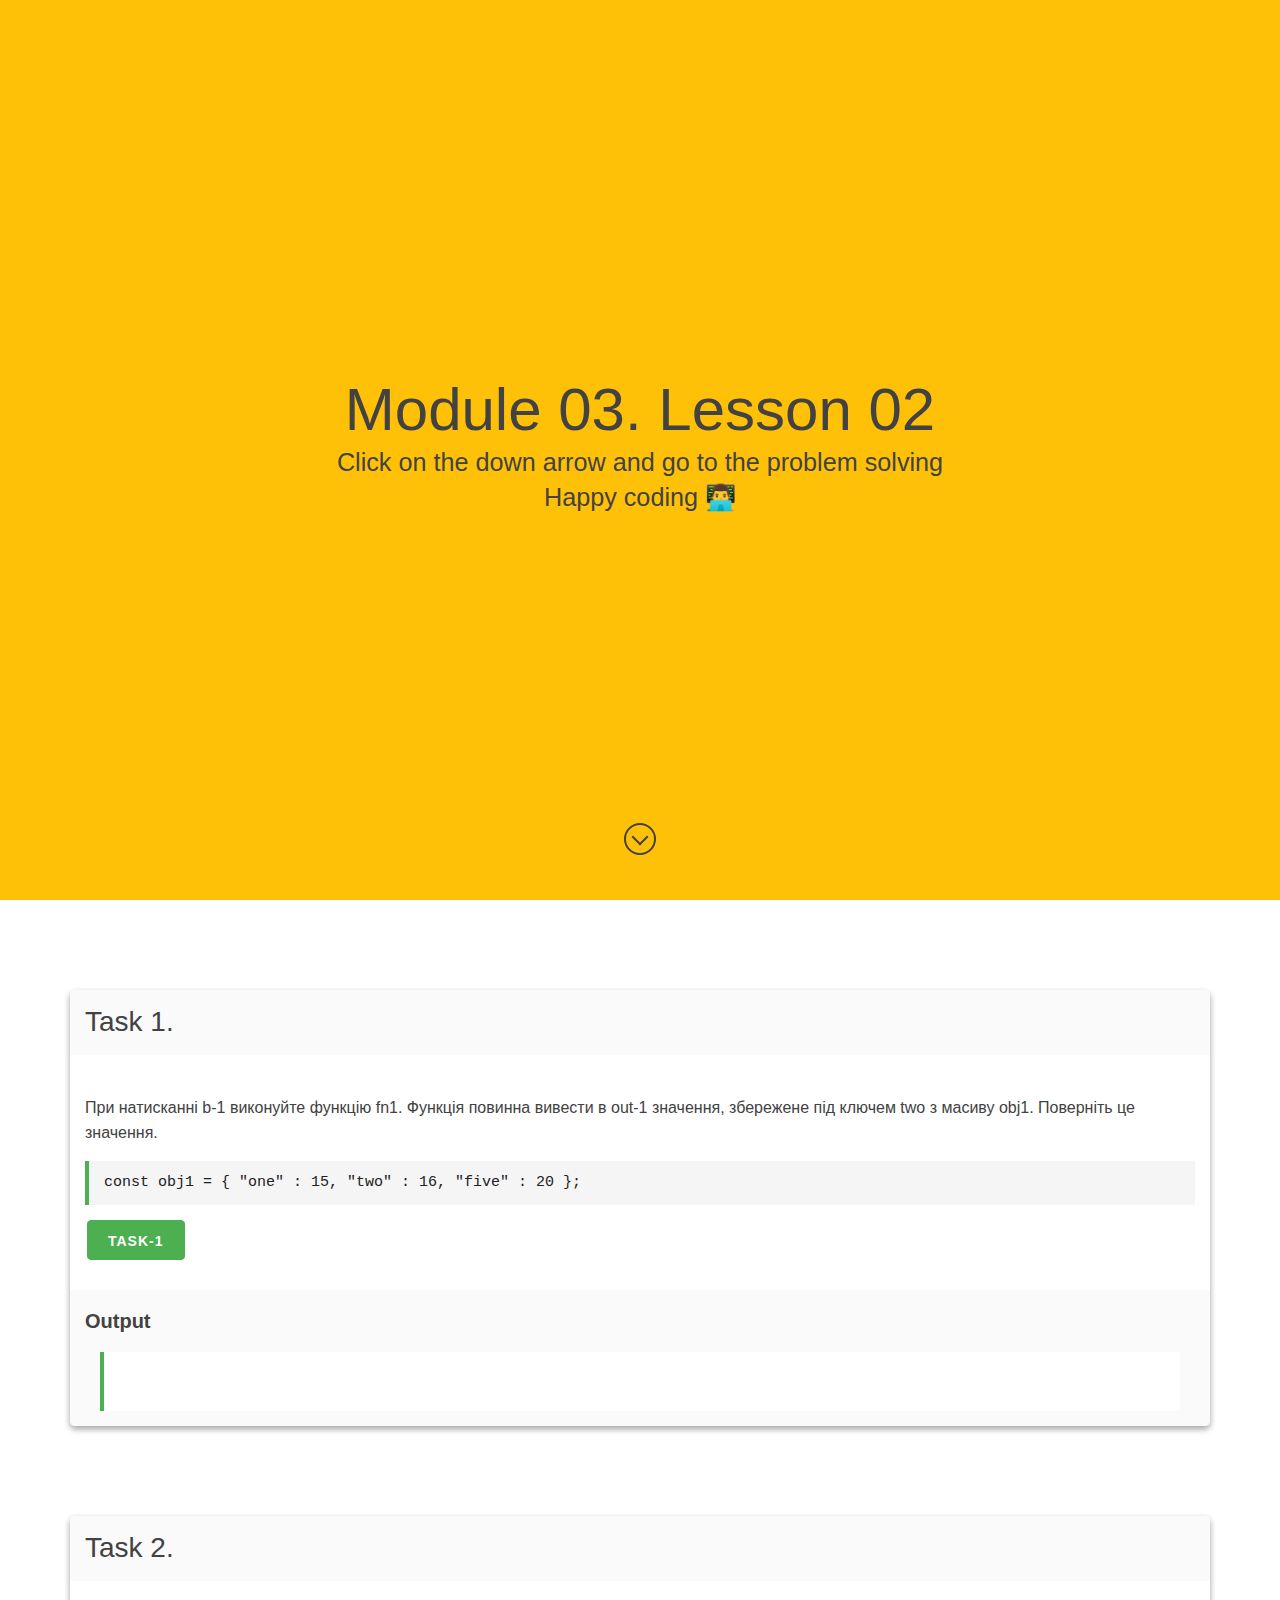
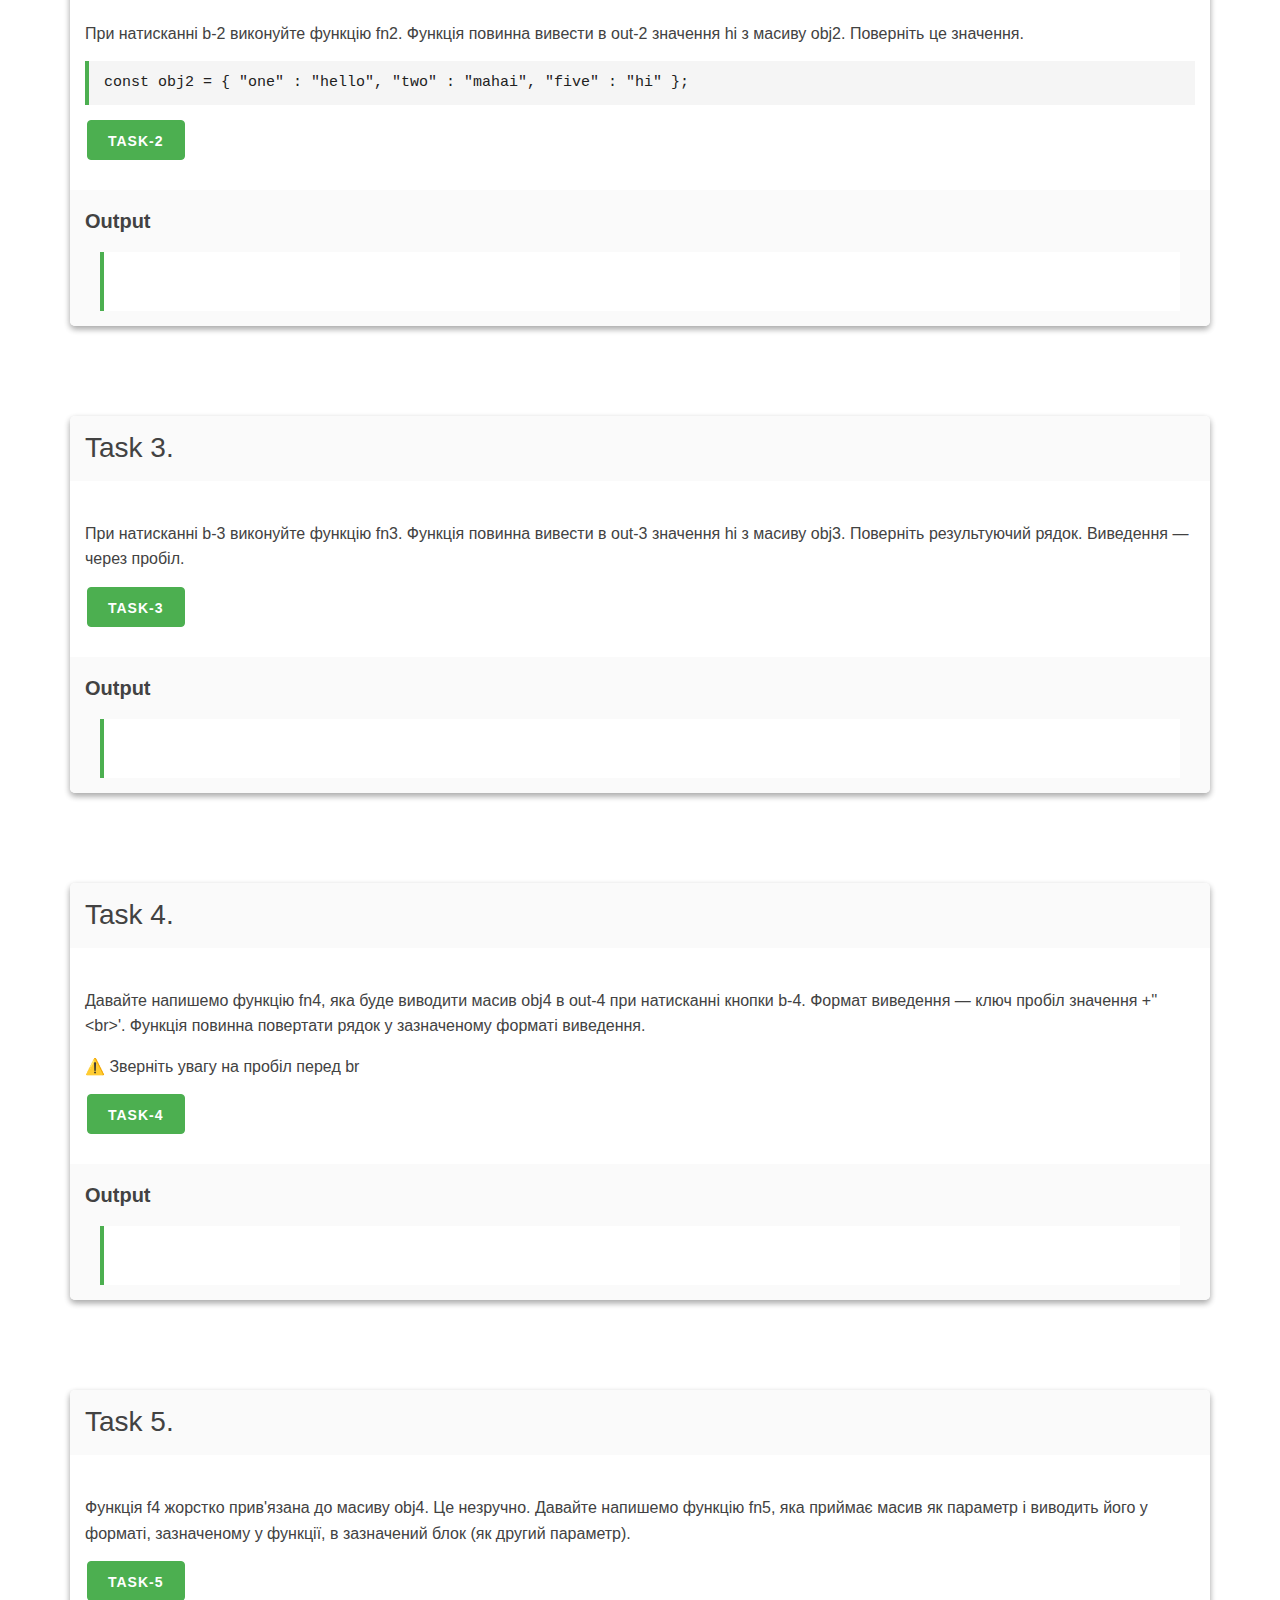
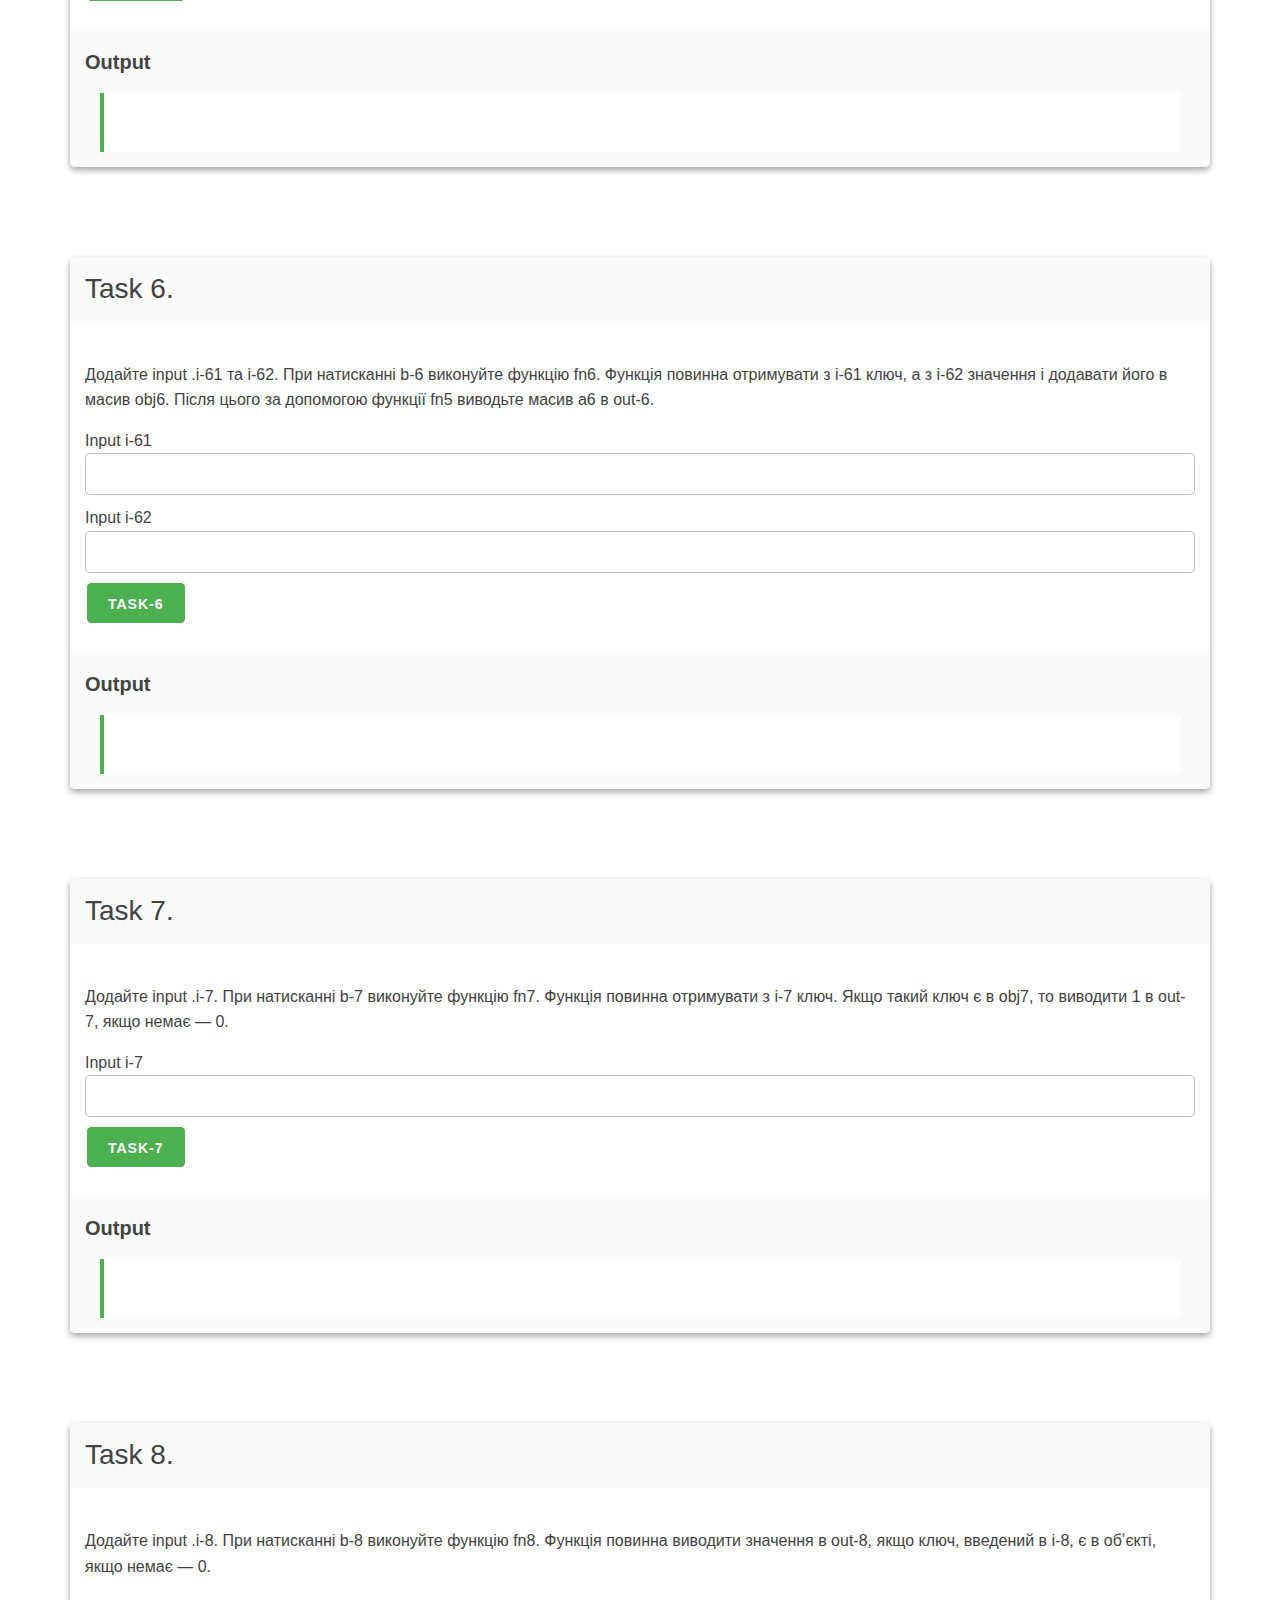
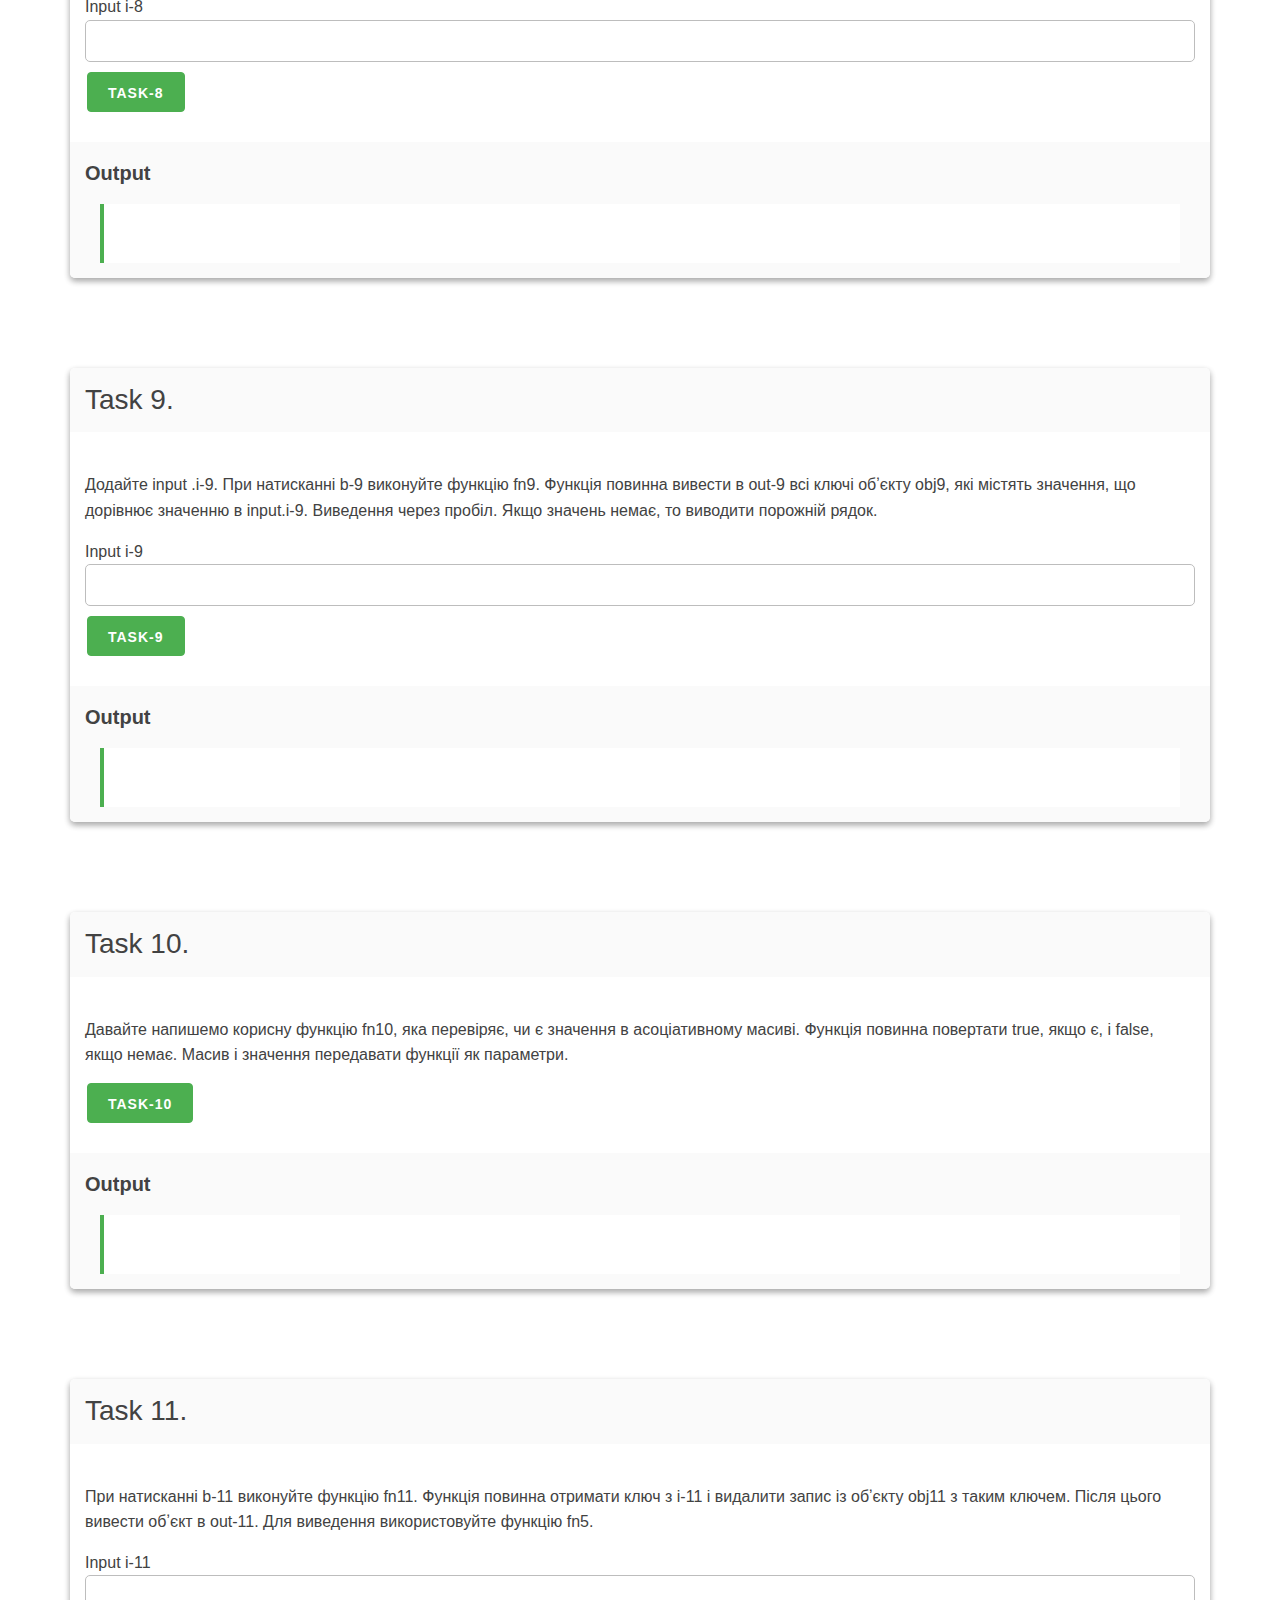
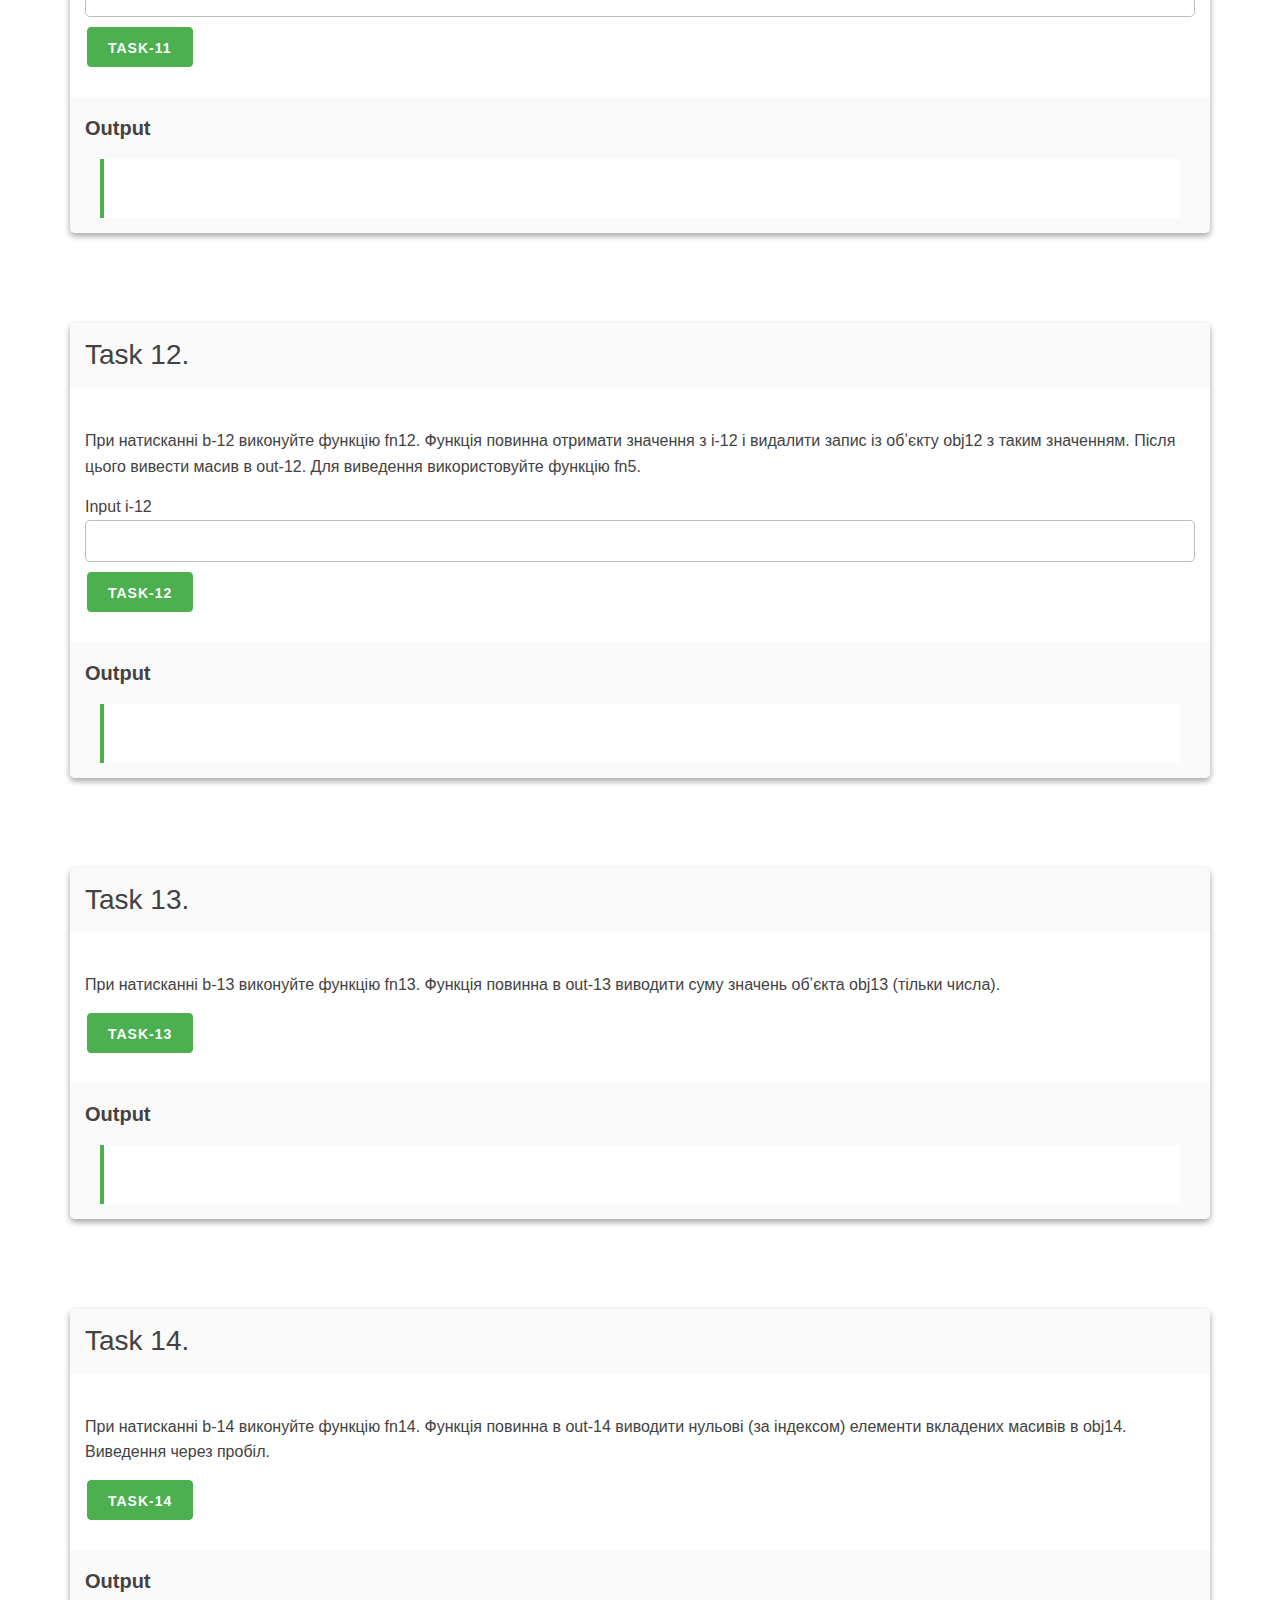
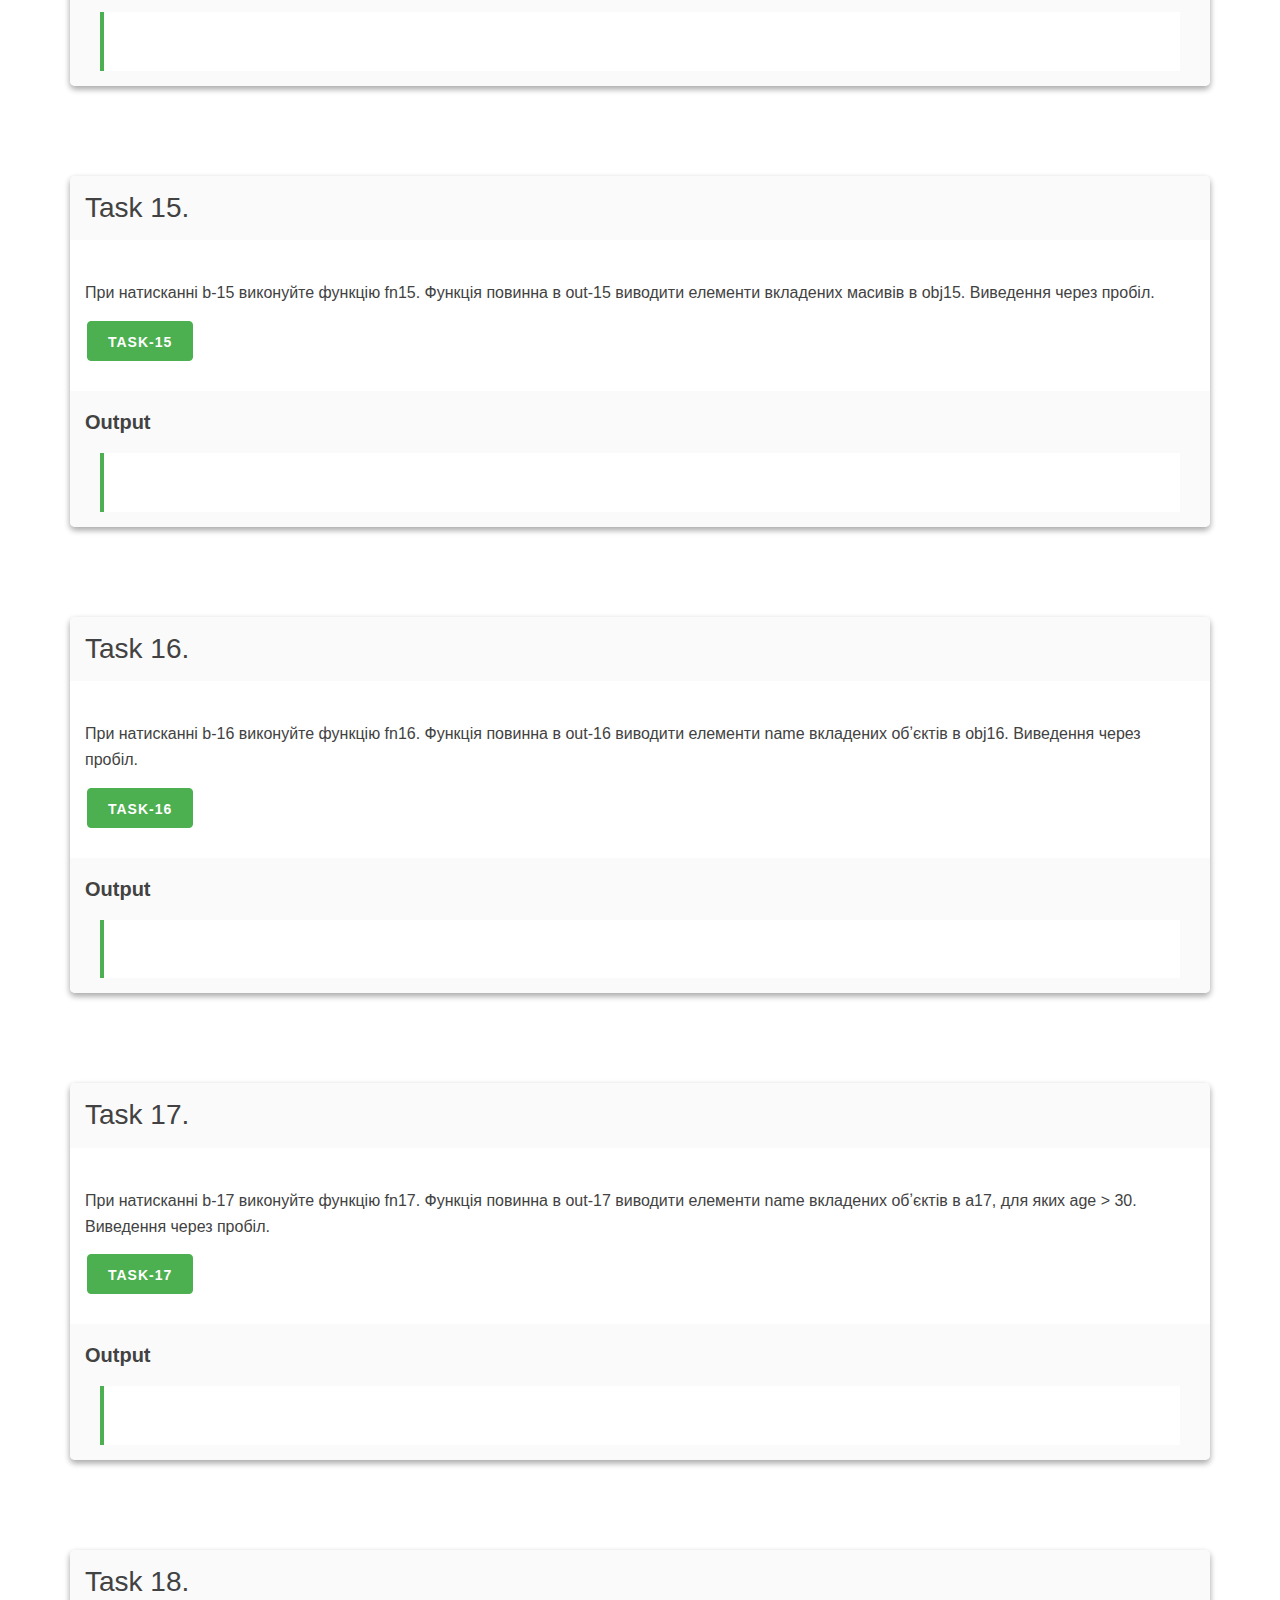
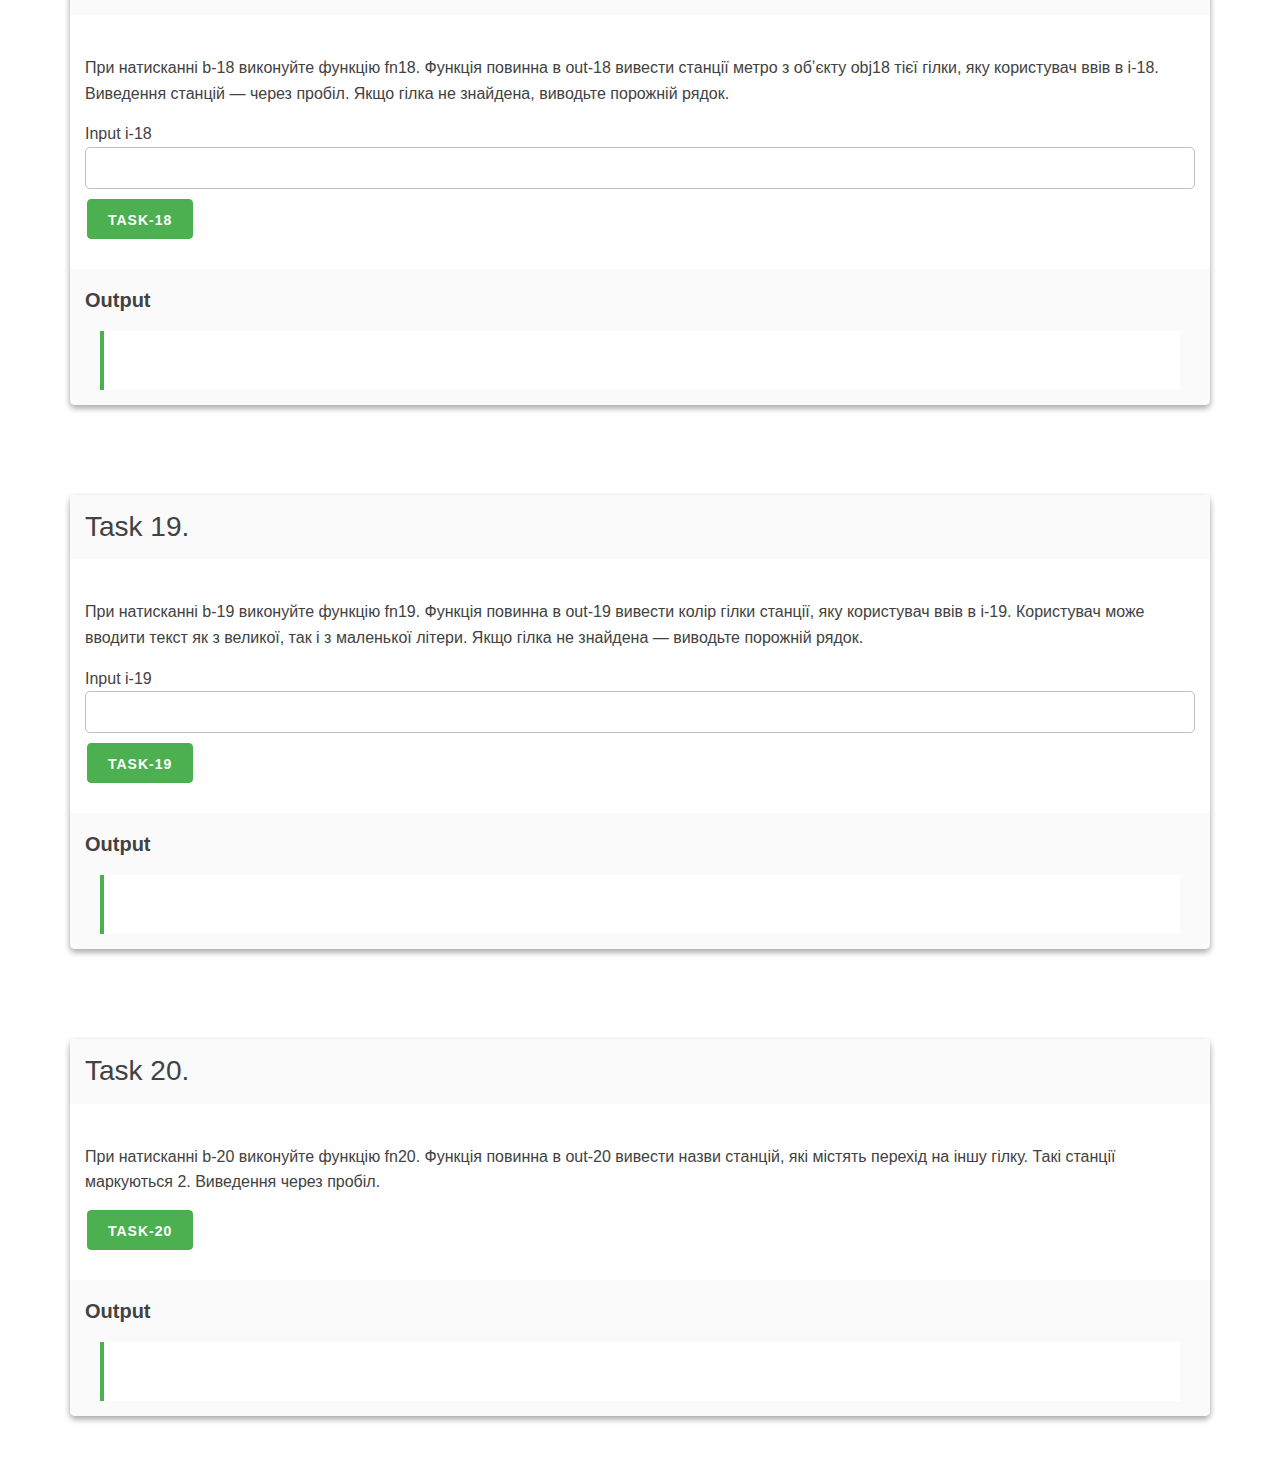
<file: module-04/lesson-01/index.html>
<!doctype html>
<html lang="en">
  <head>
    <meta charset="UTF-8" />
    <meta name="viewport" content="width=device-width, initial-scale=1.0" />
    <title>Module 04. Lesson 01</title>
    <link
      rel="icon"
      type="image/png"
      href="../../assets/favicon/favicon-96x96.png"
      sizes="96x96"
    />
    <link
      rel="icon"
      type="image/svg+xml"
      href="../../assets/favicon/favicon.svg"
    />
    <link rel="shortcut icon" href="../../assets/favicon/favicon.ico" />
    <link
      rel="apple-touch-icon"
      sizes="180x180"
      href="../../assets/favicon/apple-touch-icon.png"
    />
    <link rel="manifest" href="../../assets/favicon/site.webmanifest" />
    <link rel="stylesheet" href="../../assets/mustard-ui.min.css" />
    <link rel="stylesheet" href="../../assets/styles.css" />
  </head>
  <body>
    <header>
      <div class="container container-small">
        <h1 class="title">Module 03. Lesson 02</h1>
        <h2 class="subtitle">
          Click on the down arrow and go to the problem solving
        </h2>
        <h3 class="subtitle">Happy coding 👨‍💻</h3>
        <a class="scroll-down" href="#start"></a>
      </div>
    </header>

    <main class="container">
      <!-- Task 1 -->
      <section>
        <div class="panel">
          <div class="panel-head">
            <p class="panel-title">Task 1.</p>
          </div>
          <div class="panel-body">
            <p>
              При натисканні b-1 виконуйте функцію fn1. Функція повинна вивести
              в out-1 значення, збережене під ключем two з масиву obj1.
              Поверніть це значення.
            </p>
            <pre>
const obj1 = {
"one" : 15,
"two" : 16,
"five" : 20
};
</pre
            >
            <button class="button-primary b-1">Task-1</button>
          </div>
          <div class="panel-footer">
            <h6>Output</h6>
            <blockquote>
              <div class="out-1"></div>
            </blockquote>
          </div>
        </div>
      </section>

      <!-- Task 2 -->
      <section>
        <div class="panel">
          <div class="panel-head">
            <p class="panel-title">Task 2.</p>
          </div>
          <div class="panel-body">
            <p>
              При натисканні b-2 виконуйте функцію fn2. Функція повинна вивести
              в out-2 значення hi з масиву obj2. Поверніть це значення.
            </p>
            <pre>
    const obj2 = {
"one" : "hello",
"two" : "mahai",
"five" : "hi"
};
</pre
            >
            <button class="button-primary b-2">Task-2</button>
          </div>
          <div class="panel-footer">
            <h6>Output</h6>
            <blockquote>
              <div class="out-2"></div>
            </blockquote>
          </div>
        </div>
      </section>

      <!-- Task 3 -->
      <section>
        <div class="panel">
          <div class="panel-head">
            <p class="panel-title">Task 3.</p>
          </div>
          <div class="panel-body">
            <p>
              При натисканні b-3 виконуйте функцію fn3. Функція повинна вивести
              в out-3 значення hi з масиву obj3. Поверніть результуючий рядок.
              Виведення — через пробіл.
            </p>
            <button class="button-primary b-3">Task-3</button>
          </div>
          <div class="panel-footer">
            <h6>Output</h6>
            <blockquote>
              <div class="out-3"></div>
            </blockquote>
          </div>
        </div>
      </section>

      <!-- Task 4 -->
      <section>
        <div class="panel">
          <div class="panel-head">
            <p class="panel-title">Task 4.</p>
          </div>
          <div class="panel-body">
            <p>
              Давайте напишемо функцію fn4, яка буде виводити масив obj4 в out-4
              при натисканні кнопки b-4. Формат виведення — ключ пробіл значення
              +'&#x27; &#x3C;br&#x3E;'. Функція повинна повертати рядок у
              зазначеному форматі виведення.
            </p>
            <p>⚠️ Зверніть увагу на пробіл перед br</p>
            <button class="button-primary b-4">Task-4</button>
          </div>
          <div class="panel-footer">
            <h6>Output</h6>
            <blockquote>
              <div class="out-4"></div>
            </blockquote>
          </div>
        </div>
      </section>

      <!-- Task 5 -->
      <section>
        <div class="panel">
          <div class="panel-head">
            <p class="panel-title">Task 5.</p>
          </div>
          <div class="panel-body">
            <p>
              Функція f4 жорстко прив'язана до масиву obj4. Це незручно. Давайте
              напишемо функцію fn5, яка приймає масив як параметр і виводить
              його у форматі, зазначеному у функції, в зазначений блок (як
              другий параметр).
            </p>
            <button class="button-primary b-5">Task-5</button>
          </div>
          <div class="panel-footer">
            <h6>Output</h6>
            <blockquote>
              <div class="out-5"></div>
            </blockquote>
          </div>
        </div>
      </section>

      <!-- Task 6 -->
      <section>
        <div class="panel">
          <div class="panel-head">
            <p class="panel-title">Task 6.</p>
          </div>
          <div class="panel-body">
            <p>
              Додайте input .i-61 та i-62. При натисканні b-6 виконуйте функцію
              fn6. Функція повинна отримувати з i-61 ключ, а з i-62 значення і
              додавати його в масив obj6. Після цього за допомогою функції fn5
              виводьте масив a6 в out-6.
            </p>
            <div class="form-control">
              Input i-61 <input type="text" class="i-61" />
            </div>
            <div class="form-control">
              Input i-62 <input type="text" class="i-62" />
            </div>
            <button class="button-primary b-6">Task-6</button>
          </div>
          <div class="panel-footer">
            <h6>Output</h6>
            <blockquote>
              <div class="out-6"></div>
            </blockquote>
          </div>
        </div>
      </section>

      <!-- Task 7 -->
      <section>
        <div class="panel">
          <div class="panel-head">
            <p class="panel-title">Task 7.</p>
          </div>
          <div class="panel-body">
            <p>
              Додайте input .i-7. При натисканні b-7 виконуйте функцію fn7.
              Функція повинна отримувати з i-7 ключ. Якщо такий ключ є в obj7,
              то виводити 1 в out-7, якщо немає — 0.
            </p>
            <div class="form-control">
              Input i-7 <input type="text" class="i-7" />
            </div>
            <button class="button-primary b-7">Task-7</button>
          </div>
          <div class="panel-footer">
            <h6>Output</h6>
            <blockquote>
              <div class="out-7"></div>
            </blockquote>
          </div>
        </div>
      </section>

      <!-- Task 8 -->
      <section>
        <div class="panel">
          <div class="panel-head">
            <p class="panel-title">Task 8.</p>
          </div>
          <div class="panel-body">
            <p>
              Додайте input .i-8. При натисканні b-8 виконуйте функцію fn8.
              Функція повинна виводити значення в out-8, якщо ключ, введений в
              i-8, є в обʼєкті, якщо немає — 0.
            </p>
            <div class="form-control">
              Input i-8 <input type="text" class="i-8" />
            </div>
            <button class="button-primary b-8">Task-8</button>
          </div>
          <div class="panel-footer">
            <h6>Output</h6>
            <blockquote>
              <div class="out-8"></div>
            </blockquote>
          </div>
        </div>
      </section>

      <!-- Task 9 -->
      <section>
        <div class="panel">
          <div class="panel-head">
            <p class="panel-title">Task 9.</p>
          </div>
          <div class="panel-body">
            <p>
              Додайте input .i-9. При натисканні b-9 виконуйте функцію fn9.
              Функція повинна вивести в out-9 всі ключі обʼєкту obj9, які
              містять значення, що дорівнює значенню в input.i-9. Виведення
              через пробіл. Якщо значень немає, то виводити порожній рядок.
            </p>
            <div class="form-control">
              Input i-9 <input type="text" class="i-9" />
            </div>
            <button class="button-primary b-9">Task-9</button>
          </div>
          <div class="panel-footer">
            <h6>Output</h6>
            <blockquote>
              <div class="out-9"></div>
            </blockquote>
          </div>
        </div>
      </section>

      <!-- Task 10 -->
      <section>
        <div class="panel">
          <div class="panel-head">
            <p class="panel-title">Task 10.</p>
          </div>
          <div class="panel-body">
            <p>
              Давайте напишемо корисну функцію fn10, яка перевіряє, чи є
              значення в асоціативному масиві. Функція повинна повертати true,
              якщо є, і false, якщо немає. Масив і значення передавати функції
              як параметри.
            </p>
            <button class="button-primary b-10">Task-10</button>
          </div>
          <div class="panel-footer">
            <h6>Output</h6>
            <blockquote>
              <div class="out-10"></div>
            </blockquote>
          </div>
        </div>
      </section>

      <!-- Task 11 -->
      <section>
        <div class="panel">
          <div class="panel-head">
            <p class="panel-title">Task 11.</p>
          </div>
          <div class="panel-body">
            <p>
              При натисканні b-11 виконуйте функцію fn11. Функція повинна
              отримати ключ з i-11 і видалити запис із обʼєкту obj11 з таким
              ключем. Після цього вивести обʼєкт в out-11. Для виведення
              використовуйте функцію fn5.
            </p>
            <div class="form-control">
              Input i-11 <input type="text" class="i-11" />
            </div>
            <button class="button-primary b-11">Task-11</button>
          </div>
          <div class="panel-footer">
            <h6>Output</h6>
            <blockquote>
              <div class="out-11"></div>
            </blockquote>
          </div>
        </div>
      </section>

      <!-- Task 12 -->
      <section>
        <div class="panel">
          <div class="panel-head">
            <p class="panel-title">Task 12.</p>
          </div>
          <div class="panel-body">
            <p>
              При натисканні b-12 виконуйте функцію fn12. Функція повинна
              отримати значення з i-12 і видалити запис із обʼєкту obj12 з таким
              значенням. Після цього вивести масив в out-12. Для виведення
              використовуйте функцію fn5.
            </p>
            <div class="form-control">
              Input i-12 <input type="text" class="i-12" />
            </div>
            <button class="button-primary b-12">Task-12</button>
          </div>
          <div class="panel-footer">
            <h6>Output</h6>
            <blockquote>
              <div class="out-12"></div>
            </blockquote>
          </div>
        </div>
      </section>

      <!-- Task 13 -->
      <section>
        <div class="panel">
          <div class="panel-head">
            <p class="panel-title">Task 13.</p>
          </div>
          <div class="panel-body">
            <p>
              При натисканні b-13 виконуйте функцію fn13. Функція повинна в
              out-13 виводити суму значень обʼєкта obj13 (тільки числа).
            </p>
            <button class="button-primary b-13">Task-13</button>
          </div>
          <div class="panel-footer">
            <h6>Output</h6>
            <blockquote>
              <div class="out-13"></div>
            </blockquote>
          </div>
        </div>
      </section>

      <!-- Task 14 -->
      <section>
        <div class="panel">
          <div class="panel-head">
            <p class="panel-title">Task 14.</p>
          </div>
          <div class="panel-body">
            <p>
              При натисканні b-14 виконуйте функцію fn14. Функція повинна в
              out-14 виводити нульові (за індексом) елементи вкладених масивів в
              obj14. Виведення через пробіл.
            </p>
            <button class="button-primary b-14">Task-14</button>
          </div>
          <div class="panel-footer">
            <h6>Output</h6>
            <blockquote>
              <div class="out-14"></div>
            </blockquote>
          </div>
        </div>
      </section>

      <!-- Task 15 -->
      <section>
        <div class="panel">
          <div class="panel-head">
            <p class="panel-title">Task 15.</p>
          </div>
          <div class="panel-body">
            <p>
              При натисканні b-15 виконуйте функцію fn15. Функція повинна в
              out-15 виводити елементи вкладених масивів в obj15. Виведення
              через пробіл.
            </p>
            <button class="button-primary b-15">Task-15</button>
          </div>
          <div class="panel-footer">
            <h6>Output</h6>
            <blockquote>
              <div class="out-15"></div>
            </blockquote>
          </div>
        </div>
      </section>

      <!-- Task 16 -->
      <section>
        <div class="panel">
          <div class="panel-head">
            <p class="panel-title">Task 16.</p>
          </div>
          <div class="panel-body">
            <p>
              При натисканні b-16 виконуйте функцію fn16. Функція повинна в
              out-16 виводити елементи name вкладених обʼєктів в obj16.
              Виведення через пробіл.
            </p>
            <button class="button-primary b-16">Task-16</button>
          </div>
          <div class="panel-footer">
            <h6>Output</h6>
            <blockquote>
              <div class="out-16"></div>
            </blockquote>
          </div>
        </div>
      </section>

      <!-- Task 17 -->
      <section>
        <div class="panel">
          <div class="panel-head">
            <p class="panel-title">Task 17.</p>
          </div>
          <div class="panel-body">
            <p>
              При натисканні b-17 виконуйте функцію fn17. Функція повинна в
              out-17 виводити елементи name вкладених обʼєктів в a17, для яких
              age > 30. Виведення через пробіл.
            </p>
            <button class="button-primary b-17">Task-17</button>
          </div>
          <div class="panel-footer">
            <h6>Output</h6>
            <blockquote>
              <div class="out-17"></div>
            </blockquote>
          </div>
        </div>
      </section>

      <!-- Task 18 -->
      <section>
        <div class="panel">
          <div class="panel-head">
            <p class="panel-title">Task 18.</p>
          </div>
          <div class="panel-body">
            <p>
              При натисканні b-18 виконуйте функцію fn18. Функція повинна в
              out-18 вивести станції метро з обʼєкту obj18 тієї гілки, яку
              користувач ввів в i-18. Виведення станцій — через пробіл. Якщо
              гілка не знайдена, виводьте порожній рядок.
            </p>
            <div class="form-control">
              Input i-18 <input type="text" class="i-18" />
            </div>
            <button class="button-primary b-18">Task-18</button>
          </div>
          <div class="panel-footer">
            <h6>Output</h6>
            <blockquote>
              <div class="out-18"></div>
            </blockquote>
          </div>
        </div>
      </section>

      <!-- Task 19 -->
      <section>
        <div class="panel">
          <div class="panel-head">
            <p class="panel-title">Task 19.</p>
          </div>
          <div class="panel-body">
            <p>
              При натисканні b-19 виконуйте функцію fn19. Функція повинна в
              out-19 вивести колір гілки станції, яку користувач ввів в i-19.
              Користувач може вводити текст як з великої, так і з маленької
              літери. Якщо гілка не знайдена — виводьте порожній рядок.
            </p>
            <div class="form-control">
              Input i-19 <input type="text" class="i-19" />
            </div>
            <button class="button-primary b-19">Task-19</button>
          </div>
          <div class="panel-footer">
            <h6>Output</h6>
            <blockquote>
              <div class="out-19"></div>
            </blockquote>
          </div>
        </div>
      </section>

      <!-- Task 20 -->
      <section>
        <div class="panel">
          <div class="panel-head">
            <p class="panel-title">Task 20.</p>
          </div>
          <div class="panel-body">
            <p>
              При натисканні b-20 виконуйте функцію fn20. Функція повинна в
              out-20 вивести назви станцій, які містять перехід на іншу гілку.
              Такі станції маркуються 2. Виведення через пробіл.
            </p>
            <button class="button-primary b-20">Task-20</button>
          </div>
          <div class="panel-footer">
            <h6>Output</h6>
            <blockquote>
              <div class="out-20"></div>
            </blockquote>
          </div>
        </div>
      </section>
    </main>
    <script type="module" src="./script.js"></script>
  </body>
</html>
</file>
<file: assets/styles.css>
/* code {
  display: block;
  width: fit-content;
  padding: 16px;
  border-radius: 8px;
} */

html {
  scroll-behavior: smooth;
}

[class^="out-"] {
  min-height: calc(1em * 1.6);
}

.panel {
  box-shadow: rgba(0, 0, 0, 0.16) 0px 3px 6px, rgba(0, 0, 0, 0.23) 0px 3px 6px;
}

.formated {
  white-space: pre-wrap;
}
</file>
<file: module-01/lesson-01/css/styles.css>
html {
  scroll-behavior: smooth;
}

[class^="out-"] {
  min-height: calc(1em * 1.6);
}

.panel {
  box-shadow: rgba(0, 0, 0, 0.16) 0px 3px 6px, rgba(0, 0, 0, 0.23) 0px 3px 6px;
}

.formated {
  white-space: pre-wrap;
}
</file>
<file: assets/mustard-ui.min.css>
/*!
Mustard UI v0.0.5
MIT License
https://mustard-ui.com
*/
* {
  margin: 0;
  padding: 0;
}
html {
  box-sizing: border-box;
}
*,
*::after,
*::before {
  box-sizing: inherit;
}
body {
  display: flex;
  flex-direction: column;
  min-height: 100vh;
  background-color: #fff;
}
main {
  flex: 1;
}
.float-left {
  float: left;
}
.float-right {
  float: right;
}
.clear-fix::before,
.clear-fix::after {
  content: "";
  display: table;
}
.clear-fix::after {
  clear: both;
}
.align-left {
  text-align: left;
}
.align-center {
  text-align: center;
}
.align-right {
  text-align: right;
}
.container {
  max-width: 1200px;
  margin-left: auto;
  margin-right: auto;
  padding: 30px 0;
}
.container-small {
  max-width: 768px;
}
.container-large {
  max-width: 1440px;
}
.display-flex {
  display: flex;
  justify-content: space-around;
}
.display-none {
  display: none;
}
.display-sm-up {
  display: none;
}
@media (min-width: 425px) {
  .display-sm-up {
    display: initial;
  }
}
.display-md-up {
  display: none;
}
@media (min-width: 768px) {
  .display-md-up {
    display: initial;
  }
}
.display-lg-up {
  display: none;
}
@media (min-width: 1024px) {
  .display-lg-up {
    display: initial;
  }
}
.display-xlg-up {
  display: none;
}
@media (min-width: 1440px) {
  .display-xlg-up {
    display: initial;
  }
}
.display-sm-down {
  display: none;
}
@media (max-width: 424px) {
  .display-sm-down {
    display: initial;
  }
}
.display-md-down {
  display: none;
}
@media (max-width: 767px) {
  .display-md-down {
    display: initial;
  }
}
.display-lg-down {
  display: none;
}
@media (max-width: 1023px) {
  .display-lg-down {
    display: initial;
  }
}
.display-xlg-down {
  display: none;
}
@media (max-width: 1439px) {
  .display-xlg-down {
    display: initial;
  }
}
.display-sm-to-md {
  display: none;
}
@media (min-width: 425px) and (max-width: 767px) {
  .display-sm-to-md {
    display: initial;
  }
}
.display-sm-to-lg {
  display: none;
}
@media (min-width: 425px) and (max-width: 1023px) {
  .display-sm-to-lg {
    display: initial;
  }
}
.display-sm-to-xlg {
  display: none;
}
@media (min-width: 425px) and (max-width: 1439px) {
  .display-sm-to-xlg {
    display: initial;
  }
}
.display-md-to-lg {
  display: none;
}
@media (min-width: 768px) and (max-width: 1023px) {
  .display-md-to-lg {
    display: initial;
  }
}
.display-md-to-xlg {
  display: none;
}
@media (min-width: 768px) and (max-width: 1439px) {
  .display-md-to-xlg {
    display: initial;
  }
}
.display-lg-to-xlg {
  display: none;
}
@media (min-width: 1024px) and (max-width: 1439px) {
  .display-lg-to-xlg {
    display: initial;
  }
}
.row {
  display: flex;
  flex-direction: row;
  flex-wrap: wrap;
  margin-top: 15px;
  margin-bottom: 15px;
}
.row.row-reverse {
  flex-direction: row-reverse;
}
.row .col {
  flex-grow: 1;
  flex-basis: 100%;
  max-width: 100%;
  padding: 5px 5px;
}
.row .col.col-reverse {
  flex-direction: column-reverse;
}
.row .col-xs-1 {
  flex-basis: 8.33333%;
  max-width: 8.33333%;
}
.row .col-xs-2 {
  flex-basis: 16.66667%;
  max-width: 16.66667%;
}
.row .col-xs-3 {
  flex-basis: 25%;
  max-width: 25%;
}
.row .col-xs-4 {
  flex-basis: 33.33333%;
  max-width: 33.33333%;
}
.row .col-xs-5 {
  flex-basis: 41.66667%;
  max-width: 41.66667%;
}
.row .col-xs-6 {
  flex-basis: 50%;
  max-width: 50%;
}
.row .col-xs-7 {
  flex-basis: 58.33333%;
  max-width: 58.33333%;
}
.row .col-xs-8 {
  flex-basis: 66.66667%;
  max-width: 66.66667%;
}
.row .col-xs-9 {
  flex-basis: 75%;
  max-width: 75%;
}
.row .col-xs-10 {
  flex-basis: 83.33333%;
  max-width: 83.33333%;
}
.row .col-xs-11 {
  flex-basis: 91.66667%;
  max-width: 91.66667%;
}
.row .col-xs-12 {
  flex-basis: 100%;
  max-width: 100%;
}
.row .col-xs-offset-1 {
  margin-left: 8.33333%;
}
.row .col-xs-offset-2 {
  margin-left: 16.66667%;
}
.row .col-xs-offset-3 {
  margin-left: 25%;
}
.row .col-xs-offset-4 {
  margin-left: 33.33333%;
}
.row .col-xs-offset-5 {
  margin-left: 41.66667%;
}
.row .col-xs-offset-6 {
  margin-left: 50%;
}
.row .col-xs-offset-7 {
  margin-left: 58.33333%;
}
.row .col-xs-offset-8 {
  margin-left: 66.66667%;
}
.row .col-xs-offset-9 {
  margin-left: 75%;
}
.row .col-xs-offset-10 {
  margin-left: 83.33333%;
}
.row .col-xs-offset-11 {
  margin-left: 91.66667%;
}
.row .col-xs-offset-12 {
  margin-left: 100%;
}
@media (min-width: 425px) {
  .row .col-sm-1 {
    flex-basis: 8.33333%;
    max-width: 8.33333%;
  }
  .row .col-sm-2 {
    flex-basis: 16.66667%;
    max-width: 16.66667%;
  }
  .row .col-sm-3 {
    flex-basis: 25%;
    max-width: 25%;
  }
  .row .col-sm-4 {
    flex-basis: 33.33333%;
    max-width: 33.33333%;
  }
  .row .col-sm-5 {
    flex-basis: 41.66667%;
    max-width: 41.66667%;
  }
  .row .col-sm-6 {
    flex-basis: 50%;
    max-width: 50%;
  }
  .row .col-sm-7 {
    flex-basis: 58.33333%;
    max-width: 58.33333%;
  }
  .row .col-sm-8 {
    flex-basis: 66.66667%;
    max-width: 66.66667%;
  }
  .row .col-sm-9 {
    flex-basis: 75%;
    max-width: 75%;
  }
  .row .col-sm-10 {
    flex-basis: 83.33333%;
    max-width: 83.33333%;
  }
  .row .col-sm-11 {
    flex-basis: 91.66667%;
    max-width: 91.66667%;
  }
  .row .col-sm-12 {
    flex-basis: 100%;
    max-width: 100%;
  }
  .row .col-sm-offset-1 {
    margin-left: 8.33333%;
  }
  .row .col-sm-offset-2 {
    margin-left: 16.66667%;
  }
  .row .col-sm-offset-3 {
    margin-left: 25%;
  }
  .row .col-sm-offset-4 {
    margin-left: 33.33333%;
  }
  .row .col-sm-offset-5 {
    margin-left: 41.66667%;
  }
  .row .col-sm-offset-6 {
    margin-left: 50%;
  }
  .row .col-sm-offset-7 {
    margin-left: 58.33333%;
  }
  .row .col-sm-offset-8 {
    margin-left: 66.66667%;
  }
  .row .col-sm-offset-9 {
    margin-left: 75%;
  }
  .row .col-sm-offset-10 {
    margin-left: 83.33333%;
  }
  .row .col-sm-offset-11 {
    margin-left: 91.66667%;
  }
  .row .col-sm-offset-12 {
    margin-left: 100%;
  }
}
@media (min-width: 768px) {
  .row .col-md-1 {
    flex-basis: 8.33333%;
    max-width: 8.33333%;
  }
  .row .col-md-2 {
    flex-basis: 16.66667%;
    max-width: 16.66667%;
  }
  .row .col-md-3 {
    flex-basis: 25%;
    max-width: 25%;
  }
  .row .col-md-4 {
    flex-basis: 33.33333%;
    max-width: 33.33333%;
  }
  .row .col-md-5 {
    flex-basis: 41.66667%;
    max-width: 41.66667%;
  }
  .row .col-md-6 {
    flex-basis: 50%;
    max-width: 50%;
  }
  .row .col-md-7 {
    flex-basis: 58.33333%;
    max-width: 58.33333%;
  }
  .row .col-md-8 {
    flex-basis: 66.66667%;
    max-width: 66.66667%;
  }
  .row .col-md-9 {
    flex-basis: 75%;
    max-width: 75%;
  }
  .row .col-md-10 {
    flex-basis: 83.33333%;
    max-width: 83.33333%;
  }
  .row .col-md-11 {
    flex-basis: 91.66667%;
    max-width: 91.66667%;
  }
  .row .col-md-12 {
    flex-basis: 100%;
    max-width: 100%;
  }
  .row .col-md-offset-1 {
    margin-left: 8.33333%;
  }
  .row .col-md-offset-2 {
    margin-left: 16.66667%;
  }
  .row .col-md-offset-3 {
    margin-left: 25%;
  }
  .row .col-md-offset-4 {
    margin-left: 33.33333%;
  }
  .row .col-md-offset-5 {
    margin-left: 41.66667%;
  }
  .row .col-md-offset-6 {
    margin-left: 50%;
  }
  .row .col-md-offset-7 {
    margin-left: 58.33333%;
  }
  .row .col-md-offset-8 {
    margin-left: 66.66667%;
  }
  .row .col-md-offset-9 {
    margin-left: 75%;
  }
  .row .col-md-offset-10 {
    margin-left: 83.33333%;
  }
  .row .col-md-offset-11 {
    margin-left: 91.66667%;
  }
  .row .col-md-offset-12 {
    margin-left: 100%;
  }
}
@media (min-width: 1024px) {
  .row .col-lg-1 {
    flex-basis: 8.33333%;
    max-width: 8.33333%;
  }
  .row .col-lg-2 {
    flex-basis: 16.66667%;
    max-width: 16.66667%;
  }
  .row .col-lg-3 {
    flex-basis: 25%;
    max-width: 25%;
  }
  .row .col-lg-4 {
    flex-basis: 33.33333%;
    max-width: 33.33333%;
  }
  .row .col-lg-5 {
    flex-basis: 41.66667%;
    max-width: 41.66667%;
  }
  .row .col-lg-6 {
    flex-basis: 50%;
    max-width: 50%;
  }
  .row .col-lg-7 {
    flex-basis: 58.33333%;
    max-width: 58.33333%;
  }
  .row .col-lg-8 {
    flex-basis: 66.66667%;
    max-width: 66.66667%;
  }
  .row .col-lg-9 {
    flex-basis: 75%;
    max-width: 75%;
  }
  .row .col-lg-10 {
    flex-basis: 83.33333%;
    max-width: 83.33333%;
  }
  .row .col-lg-11 {
    flex-basis: 91.66667%;
    max-width: 91.66667%;
  }
  .row .col-lg-12 {
    flex-basis: 100%;
    max-width: 100%;
  }
  .row .col-lg-offset-1 {
    margin-left: 8.33333%;
  }
  .row .col-lg-offset-2 {
    margin-left: 16.66667%;
  }
  .row .col-lg-offset-3 {
    margin-left: 25%;
  }
  .row .col-lg-offset-4 {
    margin-left: 33.33333%;
  }
  .row .col-lg-offset-5 {
    margin-left: 41.66667%;
  }
  .row .col-lg-offset-6 {
    margin-left: 50%;
  }
  .row .col-lg-offset-7 {
    margin-left: 58.33333%;
  }
  .row .col-lg-offset-8 {
    margin-left: 66.66667%;
  }
  .row .col-lg-offset-9 {
    margin-left: 75%;
  }
  .row .col-lg-offset-10 {
    margin-left: 83.33333%;
  }
  .row .col-lg-offset-11 {
    margin-left: 91.66667%;
  }
  .row .col-lg-offset-12 {
    margin-left: 100%;
  }
}
@media (min-width: 1440px) {
  .row .col-xlg-1 {
    flex-basis: 8.33333%;
    max-width: 8.33333%;
  }
  .row .col-xlg-2 {
    flex-basis: 16.66667%;
    max-width: 16.66667%;
  }
  .row .col-xlg-3 {
    flex-basis: 25%;
    max-width: 25%;
  }
  .row .col-xlg-4 {
    flex-basis: 33.33333%;
    max-width: 33.33333%;
  }
  .row .col-xlg-5 {
    flex-basis: 41.66667%;
    max-width: 41.66667%;
  }
  .row .col-xlg-6 {
    flex-basis: 50%;
    max-width: 50%;
  }
  .row .col-xlg-7 {
    flex-basis: 58.33333%;
    max-width: 58.33333%;
  }
  .row .col-xlg-8 {
    flex-basis: 66.66667%;
    max-width: 66.66667%;
  }
  .row .col-xlg-9 {
    flex-basis: 75%;
    max-width: 75%;
  }
  .row .col-xlg-10 {
    flex-basis: 83.33333%;
    max-width: 83.33333%;
  }
  .row .col-xlg-11 {
    flex-basis: 91.66667%;
    max-width: 91.66667%;
  }
  .row .col-xlg-12 {
    flex-basis: 100%;
    max-width: 100%;
  }
  .row .col-xlg-offset-1 {
    margin-left: 8.33333%;
  }
  .row .col-xlg-offset-2 {
    margin-left: 16.66667%;
  }
  .row .col-xlg-offset-3 {
    margin-left: 25%;
  }
  .row .col-xlg-offset-4 {
    margin-left: 33.33333%;
  }
  .row .col-xlg-offset-5 {
    margin-left: 41.66667%;
  }
  .row .col-xlg-offset-6 {
    margin-left: 50%;
  }
  .row .col-xlg-offset-7 {
    margin-left: 58.33333%;
  }
  .row .col-xlg-offset-8 {
    margin-left: 66.66667%;
  }
  .row .col-xlg-offset-9 {
    margin-left: 75%;
  }
  .row .col-xlg-offset-10 {
    margin-left: 83.33333%;
  }
  .row .col-xlg-offset-11 {
    margin-left: 91.66667%;
  }
  .row .col-xlg-offset-12 {
    margin-left: 100%;
  }
}
.section,
section {
  padding: 30px;
}
.section :last-child,
section :last-child {
  margin-bottom: 0;
}
.section-primary {
  background: #ffca28;
}
.section-secondary {
  background: #f5f5f5;
}
.section-tertiary {
  background: #fff;
}
blockquote {
  display: block;
  margin: 15px 15px 30px;
  padding: 15px;
  font-size: 18px;
  font-weight: 400;
  border-left: 4px solid #4caf50;
  background: #fff;
}
blockquote :last-child {
  margin-bottom: 0;
}
.button,
button,
input[type="button"],
input[type="reset"],
input[type="submit"] {
  display: inline-block;
  height: 40px;
  margin: 0 2px 15px;
  padding: 0 20px;
  width: auto;
  background: none;
  overflow: visible;
  -webkit-appearance: none;
  -moz-appearance: none;
  appearance: none;
  transition: all 0.1s ease-out;
  font-size: 14px;
  font-weight: 600;
  color: inherit;
  line-height: 40px;
  letter-spacing: 1px;
  text-decoration: none;
  text-transform: uppercase;
  white-space: nowrap;
  border-radius: 4px;
  border-style: solid;
  border-width: 1px;
}
.button:focus,
button:focus,
input[type="button"]:focus,
input[type="reset"]:focus,
input[type="submit"]:focus {
  outline: none;
}
.button:focus,
.button:hover,
button:focus,
button:hover,
input[type="button"]:focus,
input[type="button"]:hover,
input[type="reset"]:focus,
input[type="reset"]:hover,
input[type="submit"]:focus,
input[type="submit"]:hover {
  opacity: 0.85;
  cursor: pointer;
  transform: scale(1.025);
}
.button:active,
button:active,
input[type="button"]:active,
input[type="reset"]:active,
input[type="submit"]:active {
  opacity: 1;
  transform: scale(1);
}
.button:disabled,
button:disabled,
input[type="button"]:disabled,
input[type="reset"]:disabled,
input[type="submit"]:disabled {
  opacity: 0.5;
}
.button:disabled:hover,
button:disabled:hover,
input[type="button"]:disabled:hover,
input[type="reset"]:disabled:hover,
input[type="submit"]:disabled:hover {
  cursor: not-allowed;
}
.button-primary {
  background-color: #4caf50;
  color: #fff;
  border-color: #4caf50;
}
.button-primary-outlined {
  background-color: #fff;
  color: #4caf50;
  border-color: #4caf50;
}
.button-primary-text {
  color: #4caf50;
  border-color: transparent;
}
.button-success {
  background-color: #4caf50;
  color: #fff;
  border-color: #4caf50;
}
.button-success-outlined {
  background-color: #fff;
  color: #4caf50;
  border-color: #4caf50;
}
.button-success-text {
  color: #4caf50;
  border-color: transparent;
}
.button-info {
  background-color: #9e9e9e;
  color: #fff;
  border-color: #9e9e9e;
}
.button-info-outlined {
  background-color: #fff;
  color: #9e9e9e;
  border-color: #9e9e9e;
}
.button-info-text {
  color: #9e9e9e;
  border-color: transparent;
}
.button-warning {
  background-color: #ffb300;
  color: #fff;
  border-color: #ffb300;
}
.button-warning-outlined {
  background-color: #fff;
  color: #ffb300;
  border-color: #ffb300;
}
.button-warning-text {
  color: #ffb300;
  border-color: transparent;
}
.button-danger {
  background-color: #f44336;
  color: #fff;
  border-color: #f44336;
}
.button-danger-outlined {
  background-color: #fff;
  color: #f44336;
  border-color: #f44336;
}
.button-danger-text {
  color: #f44336;
  border-color: transparent;
}
.button-round {
  border-radius: 24px;
}
.button-large {
  height: 48px;
  line-height: 48px;
  padding: 0 30px;
  font-size: 16px;
}
.button-small {
  height: 30px;
  line-height: 30px;
  padding: 0 15px;
  font-size: 12px;
}
pre {
  display: block;
  margin: 15px 0;
  padding: 10px 15px;
  border-left: 4px solid #4caf50;
  background: #f5f5f5;
  font-family: Consolas, Monaco, "Andale Mono", "Ubuntu Mono", monospace;
  font-size: 15px;
  color: #212121;
  white-space: normal;
  overflow-x: auto;
}
code {
  background: #f5f5f5;
  color: #212121;
  font-family: Monaco, "Courier New", Courier, monospace;
  white-space: pre;
}
.form-control {
  position: relative;
  margin-bottom: 10px;
}
.form-control-group {
  display: flex;
  justify-content: flex-start;
}
.form-control-group .form-control {
  flex: 1;
  padding-right: 15px;
}
.form-control-group .form-control:last-of-type {
  padding-right: 0;
}
.form-control-group .form-control.grow-1x {
  flex-grow: 1;
}
.form-control-group .form-control.grow-2x {
  flex-grow: 2;
}
.form-control-group .form-control.grow-3x {
  flex-grow: 3;
}
.validation-error {
  margin-top: 2px;
  font-size: 12px;
  color: #f44336;
}
label {
  font-size: 14px;
  font-weight: 400;
}
input[type="color"],
input[type="date"],
input[type="datetime-local"],
input[type="email"],
input[type="month"],
input[type="number"],
input[type="range"],
input[type="search"],
input[type="tel"],
input[type="time"],
input[type="url"],
input[type="week"],
input[type="text"],
input[type="password"],
select {
  -webkit-appearance: none;
  -moz-appearance: none;
  appearance: none;
  display: block;
  width: 100%;
  padding: 10px;
  line-height: 20px;
  font-size: 16px;
  font-weight: inherit;
  background: #fff;
  border-radius: 5px;
  border: 1px solid #bdbdbd;
}
input::-webkit-input-placeholder,
select::-webkit-input-placeholder,
fieldset::-webkit-input-placeholder {
  color: #9e9e9e;
}
input:-ms-input-placeholder,
select:-ms-input-placeholder,
fieldset:-ms-input-placeholder {
  color: #9e9e9e;
}
input::-ms-input-placeholder,
select::-ms-input-placeholder,
fieldset::-ms-input-placeholder {
  color: #9e9e9e;
}
input::placeholder,
select::placeholder,
fieldset::placeholder {
  color: #9e9e9e;
}
input:focus,
select:focus,
fieldset:focus {
  outline: none;
  border-color: #4caf50;
}
input.invalid,
input:invalid,
select.invalid,
select:invalid,
fieldset.invalid,
fieldset:invalid {
  border-color: #f44336;
}
fieldset {
  margin: 15px 0;
  padding: 15px;
  font-size: 14px;
  border: 1px solid #bdbdbd;
  border-radius: 5px;
}
fieldset legend {
  padding: 0 5px;
}
input[type="checkbox"],
input[type="radio"] {
  margin-right: 10px;
}
input[type="range"] {
  -webkit-appearance: range;
  -moz-appearance: range;
  appearance: range;
}
input[type="color"] {
  display: initial;
  padding: 0 !important;
  height: 42px;
}
select {
  background-color: #fff;
  background-image: linear-gradient(45deg, transparent 50%, #bdbdbd 50%),
    linear-gradient(135deg, #bdbdbd 50%, transparent 50%),
    linear-gradient(to right, #bdbdbd, #bdbdbd);
  background-position: calc(100% - 20px) calc(1em + 2px),
    calc(100% - 15px) calc(1em + 2px), calc(100% - 2.5em) 0.5em;
  background-size: 5px 5px, 5px 5px, 1px 1.5em;
  background-repeat: no-repeat;
  padding-right: 30px;
}
select:hover {
  cursor: pointer;
}
select:disabled {
  opacity: 0.5;
}
select:focus {
  background-image: linear-gradient(45deg, transparent 50%, #4caf50 50%),
    linear-gradient(135deg, #4caf50 50%, transparent 50%),
    linear-gradient(to right, #4caf50, #4caf50);
}
textarea {
  -webkit-appearance: none;
  -moz-appearance: none;
  appearance: none;
  display: block;
  width: 100%;
  padding: 10px 15px;
  min-height: 100px;
  font-size: 16px;
  font-weight: 300;
  line-height: 1.4;
  color: #000;
  background-color: #fff;
  border: 1px solid #bdbdbd;
  border-radius: 5px;
}
textarea::-webkit-input-placeholder {
  color: #9e9e9e;
}
textarea:-ms-input-placeholder {
  color: #9e9e9e;
}
textarea::-ms-input-placeholder {
  color: #9e9e9e;
}
textarea::placeholder {
  color: #9e9e9e;
}
textarea:focus {
  outline: none;
  border-color: #4caf50;
}
textarea.invalid,
textarea:invalid {
  border-color: #ef9a9a;
}
a {
  text-decoration: none;
  color: #4caf50;
  font-weight: 400;
  transition: opacity 0.1s ease-out;
}
a:focus,
a:hover {
  opacity: 0.75;
}
a:active {
  opacity: 1;
}
ul,
ol,
dl {
  list-style: none;
  margin-bottom: 15px;
}
ul {
  list-style: circle inside;
}
ol {
  list-style: decimal inside;
}
table {
  margin: 15px 0;
  width: 100%;
  border-spacing: 0;
  border-collapse: collapse;
}
table tr {
  border-bottom: 1px solid #eee;
  text-align: left;
}
table thead th {
  padding: 15px;
  font-weight: 300;
  color: #9e9e9e;
}
table tbody td {
  padding: 15px;
  font-weight: 300;
}
body {
  font-family: "Open Sans", sans-serif;
  font-size: 16px;
  line-height: 1.6;
  font-weight: 300;
  color: #424242;
}
h1,
h2,
h3,
h4,
h5,
h6 {
  font-family: "Open Sans", sans-serif;
  font-weight: 300;
  color: #424242;
  margin: 0 0 10px;
  font-weight: 600;
}
.h1,
h1 {
  font-size: 48px;
  line-height: 60px;
}
.h2,
h2 {
  font-size: 40px;
  line-height: 52px;
}
.h3,
h3 {
  font-size: 32px;
  line-height: 44px;
}
.h4,
h4 {
  font-size: 28px;
  line-height: 40px;
}
.h5,
h5 {
  font-size: 24px;
  line-height: 36px;
}
.h6,
h6 {
  font-size: 20px;
  line-height: 32px;
}
p {
  margin-bottom: 15px;
}
p.magnify {
  font-size: 17.6px;
  line-height: 1.8;
}
strong,
b {
  font-weight: 600;
}
.alert {
  margin: 15px 0;
  padding: 15px;
  border-radius: 5px;
}
.alert-danger {
  background: #ffebee;
}
.alert-info {
  background: #e3f2fd;
}
.alert-warning {
  background: #fff8e1;
}
.alert-success {
  background: #e8f5e9;
}
.breadcrumbs {
  display: flex;
  list-style: none;
  font-size: 14px;
}
.breadcrumbs li {
  display: block;
}
.breadcrumbs li::after {
  display: inline-block;
  content: "/";
  padding: 0 5px;
  color: #9e9e9e;
}
.breadcrumbs li:last-of-type::after {
  display: none;
}
.card {
  margin: 15px;
  padding: 30px;
  background: #fff;
  overflow: hidden;
  border-radius: 5px;
  box-shadow: 0 4px 12px rgba(224, 224, 224, 0.5);
}
.card-title {
  font-size: 24px;
  margin-bottom: 5px;
}
.card-actions {
  display: flex;
  align-items: center;
  margin-top: 30px;
  list-style: none;
  justify-content: space-around;
}
.card-actions > * {
  margin-bottom: 0;
}
.footer,
footer {
  padding: 30px;
  width: 100%;
  background: #757575;
}
.footer .copyright,
footer .copyright {
  margin: 0;
  padding-top: 30px;
  font-size: 14px;
  color: #fff;
  border-top: 1px solid #9e9e9e;
}
.footer .copyright a,
footer .copyright a {
  color: #bdbdbd;
}
.footer-text p {
  color: #fff;
}
.footer-links-category {
  color: #fff;
  font-size: 14px;
  font-weight: 600;
  text-transform: uppercase;
  letter-spacing: 1px;
}
.footer-links {
  list-style: none;
}
.footer-links li {
  margin-top: 5px;
}
.footer-links a {
  color: #bdbdbd;
}
header,
.header {
  position: relative;
  display: flex;
  flex-direction: column;
  justify-content: center;
  align-items: center;
  padding: 0 15px;
  height: 100vh;
  background: #ffc107;
}
header .title,
.header .title {
  font-size: 50px;
  line-height: 50px;
  font-weight: 400;
  color: #424242;
  text-align: center;
}
@media (min-width: 768px) {
  header .title,
  .header .title {
    font-size: 60px;
    line-height: 60px;
  }
}
header .subtitle,
.header .subtitle {
  font-size: 18px;
  line-height: 26px;
  font-weight: 300;
  color: #424242;
  text-align: center;
}
@media (min-width: 768px) {
  header .subtitle,
  .header .subtitle {
    font-size: 25.2px;
    line-height: 25.2px;
  }
}
header .disclaimer,
.header .disclaimer {
  font-size: 12px;
  color: #424242;
  text-align: center;
}
header .scroll-down,
.header .scroll-down {
  opacity: 1;
  transition: all 0.5s ease-in 3s;
}
header .scroll-down,
.header .scroll-down {
  display: flex;
  align-items: center;
  justify-content: center;
  position: absolute;
  bottom: 45px;
  left: 50%;
  margin-left: -16px;
  width: 32px;
  height: 32px;
  border: 2px solid #424242;
  border-radius: 50%;
  animation: bounce 2s infinite 2s;
  transition: all 0.2s ease-in;
}
header .scroll-down::before,
.header .scroll-down::before {
  display: block;
  position: relative;
  bottom: 2px;
  content: "";
  transform: rotate(-45deg);
  width: 12px;
  height: 12px;
  border: 2px solid #424242;
  border-width: 0px 0 2px 2px;
}
@keyframes bounce {
  0%,
  100%,
  20%,
  50%,
  80% {
    transform: translateY(0);
  }
  40% {
    transform: translateY(-10px);
  }
  60% {
    transform: translateY(-5px);
  }
}
.menu {
  display: inline-block;
  list-style: none;
  background: #fff;
  border-radius: 5px;
  box-shadow: 0 4px 12px rgba(158, 158, 158, 0.5);
}
.menu li a {
  display: block;
  padding: 10px 30px;
  border-bottom: 1px solid #eee;
}
.menu li a:focus,
.menu li a:hover {
  background: #fafafa;
}
.modal-mask {
  position: fixed;
  top: 0;
  right: 0;
  bottom: 0;
  left: 0;
  background: rgba(97, 97, 97, 0.5);
  z-index: 10;
}
.modal {
  display: flex;
  flex-direction: column;
  justify-content: space-between;
  position: fixed;
  top: 50%;
  left: 50%;
  max-width: 540px;
  transform: translate(-50%, -50%);
  background: #fff;
  border-radius: 5px;
  overflow: hidden;
  box-shadow: 0 4px 12px rgba(117, 117, 117, 0.5);
}
.modal-head {
  padding: 10px 15px;
}
.modal-head .modal-title {
  font-size: 24px;
}
.modal-body {
  flex: 1;
  padding: 30px 15px;
  background: #eee;
}
.modal-footer {
  padding: 15px;
}
.modal-footer > * {
  margin-bottom: 0;
}
nav,
.nav {
  padding: 0 15px;
  height: 60px;
  width: 100%;
  background: #ffc107;
}
nav a,
.nav a {
  display: block;
  color: #424242;
}
.nav-container {
  display: flex;
  align-items: center;
  justify-content: space-between;
  height: 100%;
  max-width: 1200px;
  margin: 0 auto;
  padding: 0 30px;
}
.nav-logo {
  display: flex;
  align-items: center;
  font-size: 32px;
  line-height: 32px;
}
.nav-links {
  display: none;
  list-style: none;
  margin: 0;
  height: 100%;
}
@media (min-width: 768px) {
  .nav-links {
    display: flex;
  }
}
.nav-links li,
.nav-links a {
  height: 100%;
}
.nav-links a {
  display: flex;
  align-items: center;
  padding: 0 30px;
}
.nav-links a:active {
  color: #4caf50;
}
.nav-links a.active {
  border-bottom: 4px solid #4caf50;
}
.mobile-menu-toggle {
  display: block;
  position: relative;
  height: 20px;
  width: 26px;
}
@media (min-width: 768px) {
  .mobile-menu-toggle {
    display: none;
  }
}
.mobile-menu-toggle:focus,
.mobile-menu-toggle:hover {
  cursor: pointer;
}
.mobile-menu-toggle::before {
  position: absolute;
  top: 0;
  left: 0;
  width: 26px;
  height: 4px;
  content: "";
  background: #424242;
  border-radius: 4px;
  box-shadow: 0 8px 0 0 #424242, 0 16px 0 0 #424242;
}
.pagination {
  display: flex;
  list-style: none;
  margin: 15px 0;
}
.pagination li {
  margin: 0 5px;
}
.pagination li a {
  display: block;
  padding: 5px 10px;
  border-radius: 5px;
  background: #fff;
  border: 1px solid #e0e0e0;
}
.pagination li a.active,
.pagination li a:focus,
.pagination li a:hover {
  opacity: 1;
  border-color: #4caf50;
}
.pagination li a.active {
  background: #4caf50;
  color: #fff;
}
.pagination li a:active {
  transform: scale(0.95);
}
.panel {
  background: #fff;
  border-radius: 5px;
  overflow: hidden;
  margin: 30px 0;
  box-shadow: 0 4px 12px rgba(224, 224, 224, 0.5);
}
.panel-head {
  display: flex;
  align-items: center;
  justify-content: space-between;
  margin-bottom: 10px;
  padding: 10px 15px;
  background: #fafafa;
}
.panel-head .panel-title {
  font-size: 28px;
}
.panel-body {
  padding: 30px 15px;
}
.panel-footer {
  padding: 15px;
  background: #fafafa;
}
.panel-footer > * {
  margin-bottom: 0;
}
.pricing-table .package {
  display: flex;
  flex-direction: column;
  justify-content: space-between;
  flex-wrap: wrap;
  margin: 15px;
  padding: 30px;
  border: 1px solid #e0e0e0;
  border-radius: 5px;
  text-align: center;
  background: #fff;
}
.pricing-table .package.featured {
  border-color: #4caf50;
  border-width: 2px;
}
.pricing-table .package.featured .package-name {
  color: #4caf50;
}
.pricing-table .package hr {
  border: 0;
  border-bottom: 1px solid #e0e0e0;
  height: 1px;
}
.pricing-table .package .package-name {
  font-weight: 700;
  text-transform: uppercase;
}
.pricing-table .package .price {
  margin: 15px 0 0 0;
  font-size: 36px;
  line-height: 1.2;
}
.pricing-table .package .price-disclaimer {
  font-size: 12px;
}
.pricing-table .package .features {
  flex: 1;
  padding: 15px;
  list-style: none;
}
.pricing-table .package .features li {
  margin-bottom: 5px;
}
.progress-bar {
  position: relative;
  margin: 15px 0;
  height: 20px;
  background: #eee;
  border-radius: 5px;
  overflow: hidden;
}
.progress-bar > span {
  display: block;
  position: absolute;
  height: 100%;
  border-radius: 4px;
  overflow: hidden;
}
.progress-bar > span.progress-bar-green {
  background: #66bb6a;
}
.progress-bar > span.progress-bar-blue {
  background: #42a5f5;
}
.progress-bar > span.progress-bar-red {
  background: #ef5350;
}
.progress-bar.striped > span:after {
  content: "";
  position: absolute;
  top: 0;
  left: 0;
  bottom: 0;
  right: 0;
  background-image: linear-gradient(
    -45deg,
    rgba(255, 255, 255, 0.2) 25%,
    transparent 25%,
    transparent 50%,
    rgba(255, 255, 255, 0.2) 50%,
    rgba(255, 255, 255, 0.2) 75%,
    transparent 75%,
    transparent
  );
  background-size: 50px 50px;
  overflow: hidden;
}
.progress-bar.animated > span:after {
  animation: move 2s linear infinite;
}
@keyframes move {
  0% {
    background-position: 0 0;
  }
  100% {
    background-position: 50px 50px;
  }
}
.sidebar {
  padding: 15px;
}
.sidebar-left {
  border-right: 1px solid #e0e0e0;
}
.sidebar-right {
  border-left: 1px solid #e0e0e0;
}
.sidebar-category {
  padding: 10px;
  font-size: 18px;
  color: #757575;
  border-bottom: 1px solid #e0e0e0;
  background: url('data:image/svg+xml;utf8,<svg xmlns="http://www.w3.org/2000/svg" height="14" viewBox="0 0 29 14" width="29"><path d="M9.4 3.6l5.1 6.9L19.5 3.6" fill="#bdbdbd"/></svg>')
    center right no-repeat;
}
.sidebar-category:focus,
.sidebar-category:hover {
  cursor: pointer;
  opacity: 0.75;
}
.sidebar-links {
  list-style: none;
  padding-left: 10px;
}
.sidebar-links a {
  display: block;
  padding: 5px 10px;
}
.sidebar-links a.active {
  font-weight: 700;
}
.stepper {
  margin: 30px 15px;
}
.stepper .step {
  position: relative;
  padding: 0 30px;
  margin-bottom: 30px;
  border-left: 1px solid #bdbdbd;
}
.stepper .step:last-of-type {
  border: none;
}
.stepper .step .step-number {
  display: flex;
  flex-direction: column;
  align-items: center;
  justify-content: center;
  position: absolute;
  top: 0;
  left: -18px;
  height: 36px;
  width: 36px;
  z-index: 1;
  font-weight: 600;
  color: #fff;
  background: #8bc34a;
  border-radius: 50%;
  box-shadow: 0 2px 4px #e0e0e0;
}
.stepper .step .step-title {
  margin: 0;
  font-weight: 600;
  font-size: 20px;
  line-height: 36px;
}
.tabs {
  list-style: none;
  display: flex;
  margin: 15px 0 30px;
}
.tabs .tab {
  padding: 8px 45px;
  border-bottom: 1px solid #e0e0e0;
  color: #bdbdbd;
}
.tabs .tab.active {
  border-top: 2px solid #4caf50;
  border-left: 1px solid #e0e0e0;
  border-right: 1px solid #e0e0e0;
  border-bottom: none;
  color: #757575;
}
.tabs .tab:focus,
.tabs .tab:hover {
  opacity: 1;
  color: #424242;
}
.tags {
  display: flex;
  flex-wrap: wrap;
  list-style: none;
}
.tags .tag {
  margin-right: 5px;
  padding: 5px 15px;
  font-size: 14px;
  font-weight: 400;
  border-radius: 4px;
  color: #fff;
  background: #9e9e9e;
  box-shadow: 0 2px 4px #eee;
}
.tags .tag a {
  display: block;
  color: #fff;
}
.tags .tag-rounded {
  border-radius: 16px;
}
.tags .tag-blue {
  background: #2196f3;
}
.tags .tag-red {
  background: #f44336;
}
.tags .tag-green {
  background: #4caf50;
}
.tags .tag-orange {
  background: #ff9800;
}
.tooltip {
  display: inline-block;
  position: relative;
  border-bottom: 1px dashed #bdbdbd;
}
.tooltip:focus,
.tooltip:hover {
  cursor: pointer;
}
.tooltip:focus .tooltip-text,
.tooltip:hover .tooltip-text {
  display: block;
}
.tooltip-text {
  display: none;
  position: absolute;
  bottom: 125%;
  left: 50%;
  transform: translateX(-50%);
  min-width: 300px;
  padding: 10px 15px;
  color: #fff;
  text-align: center;
  background: #424242;
  border-radius: 5px;
  box-shadow: 0 2px 4px #9e9e9e;
}
.tooltip-text::after {
  position: absolute;
  content: "";
  top: 100%;
  left: 50%;
  transform: translateX(-50%);
  border-width: 8px;
  border-style: solid;
  border-color: #424242 transparent transparent;
}

/*# sourceMappingURL=mustard-ui.min.css.map */
</file>
<file: module-01/lesson-01/css/mustard-ui.min.css>
/*!
Mustard UI v0.0.5
MIT License
https://mustard-ui.com
*/
* {
  margin: 0;
  padding: 0;
}
html {
  box-sizing: border-box;
}
*,
*::after,
*::before {
  box-sizing: inherit;
}
body {
  display: flex;
  flex-direction: column;
  min-height: 100vh;
  background-color: #fff;
}
main {
  flex: 1;
}
.float-left {
  float: left;
}
.float-right {
  float: right;
}
.clear-fix::before,
.clear-fix::after {
  content: "";
  display: table;
}
.clear-fix::after {
  clear: both;
}
.align-left {
  text-align: left;
}
.align-center {
  text-align: center;
}
.align-right {
  text-align: right;
}
.container {
  max-width: 1200px;
  margin-left: auto;
  margin-right: auto;
  padding: 30px 0;
}
.container-small {
  max-width: 768px;
}
.container-large {
  max-width: 1440px;
}
.display-flex {
  display: flex;
  justify-content: space-around;
}
.display-none {
  display: none;
}
.display-sm-up {
  display: none;
}
@media (min-width: 425px) {
  .display-sm-up {
    display: initial;
  }
}
.display-md-up {
  display: none;
}
@media (min-width: 768px) {
  .display-md-up {
    display: initial;
  }
}
.display-lg-up {
  display: none;
}
@media (min-width: 1024px) {
  .display-lg-up {
    display: initial;
  }
}
.display-xlg-up {
  display: none;
}
@media (min-width: 1440px) {
  .display-xlg-up {
    display: initial;
  }
}
.display-sm-down {
  display: none;
}
@media (max-width: 424px) {
  .display-sm-down {
    display: initial;
  }
}
.display-md-down {
  display: none;
}
@media (max-width: 767px) {
  .display-md-down {
    display: initial;
  }
}
.display-lg-down {
  display: none;
}
@media (max-width: 1023px) {
  .display-lg-down {
    display: initial;
  }
}
.display-xlg-down {
  display: none;
}
@media (max-width: 1439px) {
  .display-xlg-down {
    display: initial;
  }
}
.display-sm-to-md {
  display: none;
}
@media (min-width: 425px) and (max-width: 767px) {
  .display-sm-to-md {
    display: initial;
  }
}
.display-sm-to-lg {
  display: none;
}
@media (min-width: 425px) and (max-width: 1023px) {
  .display-sm-to-lg {
    display: initial;
  }
}
.display-sm-to-xlg {
  display: none;
}
@media (min-width: 425px) and (max-width: 1439px) {
  .display-sm-to-xlg {
    display: initial;
  }
}
.display-md-to-lg {
  display: none;
}
@media (min-width: 768px) and (max-width: 1023px) {
  .display-md-to-lg {
    display: initial;
  }
}
.display-md-to-xlg {
  display: none;
}
@media (min-width: 768px) and (max-width: 1439px) {
  .display-md-to-xlg {
    display: initial;
  }
}
.display-lg-to-xlg {
  display: none;
}
@media (min-width: 1024px) and (max-width: 1439px) {
  .display-lg-to-xlg {
    display: initial;
  }
}
.row {
  display: flex;
  flex-direction: row;
  flex-wrap: wrap;
  margin-top: 15px;
  margin-bottom: 15px;
}
.row.row-reverse {
  flex-direction: row-reverse;
}
.row .col {
  flex-grow: 1;
  flex-basis: 100%;
  max-width: 100%;
  padding: 5px 5px;
}
.row .col.col-reverse {
  flex-direction: column-reverse;
}
.row .col-xs-1 {
  flex-basis: 8.33333%;
  max-width: 8.33333%;
}
.row .col-xs-2 {
  flex-basis: 16.66667%;
  max-width: 16.66667%;
}
.row .col-xs-3 {
  flex-basis: 25%;
  max-width: 25%;
}
.row .col-xs-4 {
  flex-basis: 33.33333%;
  max-width: 33.33333%;
}
.row .col-xs-5 {
  flex-basis: 41.66667%;
  max-width: 41.66667%;
}
.row .col-xs-6 {
  flex-basis: 50%;
  max-width: 50%;
}
.row .col-xs-7 {
  flex-basis: 58.33333%;
  max-width: 58.33333%;
}
.row .col-xs-8 {
  flex-basis: 66.66667%;
  max-width: 66.66667%;
}
.row .col-xs-9 {
  flex-basis: 75%;
  max-width: 75%;
}
.row .col-xs-10 {
  flex-basis: 83.33333%;
  max-width: 83.33333%;
}
.row .col-xs-11 {
  flex-basis: 91.66667%;
  max-width: 91.66667%;
}
.row .col-xs-12 {
  flex-basis: 100%;
  max-width: 100%;
}
.row .col-xs-offset-1 {
  margin-left: 8.33333%;
}
.row .col-xs-offset-2 {
  margin-left: 16.66667%;
}
.row .col-xs-offset-3 {
  margin-left: 25%;
}
.row .col-xs-offset-4 {
  margin-left: 33.33333%;
}
.row .col-xs-offset-5 {
  margin-left: 41.66667%;
}
.row .col-xs-offset-6 {
  margin-left: 50%;
}
.row .col-xs-offset-7 {
  margin-left: 58.33333%;
}
.row .col-xs-offset-8 {
  margin-left: 66.66667%;
}
.row .col-xs-offset-9 {
  margin-left: 75%;
}
.row .col-xs-offset-10 {
  margin-left: 83.33333%;
}
.row .col-xs-offset-11 {
  margin-left: 91.66667%;
}
.row .col-xs-offset-12 {
  margin-left: 100%;
}
@media (min-width: 425px) {
  .row .col-sm-1 {
    flex-basis: 8.33333%;
    max-width: 8.33333%;
  }
  .row .col-sm-2 {
    flex-basis: 16.66667%;
    max-width: 16.66667%;
  }
  .row .col-sm-3 {
    flex-basis: 25%;
    max-width: 25%;
  }
  .row .col-sm-4 {
    flex-basis: 33.33333%;
    max-width: 33.33333%;
  }
  .row .col-sm-5 {
    flex-basis: 41.66667%;
    max-width: 41.66667%;
  }
  .row .col-sm-6 {
    flex-basis: 50%;
    max-width: 50%;
  }
  .row .col-sm-7 {
    flex-basis: 58.33333%;
    max-width: 58.33333%;
  }
  .row .col-sm-8 {
    flex-basis: 66.66667%;
    max-width: 66.66667%;
  }
  .row .col-sm-9 {
    flex-basis: 75%;
    max-width: 75%;
  }
  .row .col-sm-10 {
    flex-basis: 83.33333%;
    max-width: 83.33333%;
  }
  .row .col-sm-11 {
    flex-basis: 91.66667%;
    max-width: 91.66667%;
  }
  .row .col-sm-12 {
    flex-basis: 100%;
    max-width: 100%;
  }
  .row .col-sm-offset-1 {
    margin-left: 8.33333%;
  }
  .row .col-sm-offset-2 {
    margin-left: 16.66667%;
  }
  .row .col-sm-offset-3 {
    margin-left: 25%;
  }
  .row .col-sm-offset-4 {
    margin-left: 33.33333%;
  }
  .row .col-sm-offset-5 {
    margin-left: 41.66667%;
  }
  .row .col-sm-offset-6 {
    margin-left: 50%;
  }
  .row .col-sm-offset-7 {
    margin-left: 58.33333%;
  }
  .row .col-sm-offset-8 {
    margin-left: 66.66667%;
  }
  .row .col-sm-offset-9 {
    margin-left: 75%;
  }
  .row .col-sm-offset-10 {
    margin-left: 83.33333%;
  }
  .row .col-sm-offset-11 {
    margin-left: 91.66667%;
  }
  .row .col-sm-offset-12 {
    margin-left: 100%;
  }
}
@media (min-width: 768px) {
  .row .col-md-1 {
    flex-basis: 8.33333%;
    max-width: 8.33333%;
  }
  .row .col-md-2 {
    flex-basis: 16.66667%;
    max-width: 16.66667%;
  }
  .row .col-md-3 {
    flex-basis: 25%;
    max-width: 25%;
  }
  .row .col-md-4 {
    flex-basis: 33.33333%;
    max-width: 33.33333%;
  }
  .row .col-md-5 {
    flex-basis: 41.66667%;
    max-width: 41.66667%;
  }
  .row .col-md-6 {
    flex-basis: 50%;
    max-width: 50%;
  }
  .row .col-md-7 {
    flex-basis: 58.33333%;
    max-width: 58.33333%;
  }
  .row .col-md-8 {
    flex-basis: 66.66667%;
    max-width: 66.66667%;
  }
  .row .col-md-9 {
    flex-basis: 75%;
    max-width: 75%;
  }
  .row .col-md-10 {
    flex-basis: 83.33333%;
    max-width: 83.33333%;
  }
  .row .col-md-11 {
    flex-basis: 91.66667%;
    max-width: 91.66667%;
  }
  .row .col-md-12 {
    flex-basis: 100%;
    max-width: 100%;
  }
  .row .col-md-offset-1 {
    margin-left: 8.33333%;
  }
  .row .col-md-offset-2 {
    margin-left: 16.66667%;
  }
  .row .col-md-offset-3 {
    margin-left: 25%;
  }
  .row .col-md-offset-4 {
    margin-left: 33.33333%;
  }
  .row .col-md-offset-5 {
    margin-left: 41.66667%;
  }
  .row .col-md-offset-6 {
    margin-left: 50%;
  }
  .row .col-md-offset-7 {
    margin-left: 58.33333%;
  }
  .row .col-md-offset-8 {
    margin-left: 66.66667%;
  }
  .row .col-md-offset-9 {
    margin-left: 75%;
  }
  .row .col-md-offset-10 {
    margin-left: 83.33333%;
  }
  .row .col-md-offset-11 {
    margin-left: 91.66667%;
  }
  .row .col-md-offset-12 {
    margin-left: 100%;
  }
}
@media (min-width: 1024px) {
  .row .col-lg-1 {
    flex-basis: 8.33333%;
    max-width: 8.33333%;
  }
  .row .col-lg-2 {
    flex-basis: 16.66667%;
    max-width: 16.66667%;
  }
  .row .col-lg-3 {
    flex-basis: 25%;
    max-width: 25%;
  }
  .row .col-lg-4 {
    flex-basis: 33.33333%;
    max-width: 33.33333%;
  }
  .row .col-lg-5 {
    flex-basis: 41.66667%;
    max-width: 41.66667%;
  }
  .row .col-lg-6 {
    flex-basis: 50%;
    max-width: 50%;
  }
  .row .col-lg-7 {
    flex-basis: 58.33333%;
    max-width: 58.33333%;
  }
  .row .col-lg-8 {
    flex-basis: 66.66667%;
    max-width: 66.66667%;
  }
  .row .col-lg-9 {
    flex-basis: 75%;
    max-width: 75%;
  }
  .row .col-lg-10 {
    flex-basis: 83.33333%;
    max-width: 83.33333%;
  }
  .row .col-lg-11 {
    flex-basis: 91.66667%;
    max-width: 91.66667%;
  }
  .row .col-lg-12 {
    flex-basis: 100%;
    max-width: 100%;
  }
  .row .col-lg-offset-1 {
    margin-left: 8.33333%;
  }
  .row .col-lg-offset-2 {
    margin-left: 16.66667%;
  }
  .row .col-lg-offset-3 {
    margin-left: 25%;
  }
  .row .col-lg-offset-4 {
    margin-left: 33.33333%;
  }
  .row .col-lg-offset-5 {
    margin-left: 41.66667%;
  }
  .row .col-lg-offset-6 {
    margin-left: 50%;
  }
  .row .col-lg-offset-7 {
    margin-left: 58.33333%;
  }
  .row .col-lg-offset-8 {
    margin-left: 66.66667%;
  }
  .row .col-lg-offset-9 {
    margin-left: 75%;
  }
  .row .col-lg-offset-10 {
    margin-left: 83.33333%;
  }
  .row .col-lg-offset-11 {
    margin-left: 91.66667%;
  }
  .row .col-lg-offset-12 {
    margin-left: 100%;
  }
}
@media (min-width: 1440px) {
  .row .col-xlg-1 {
    flex-basis: 8.33333%;
    max-width: 8.33333%;
  }
  .row .col-xlg-2 {
    flex-basis: 16.66667%;
    max-width: 16.66667%;
  }
  .row .col-xlg-3 {
    flex-basis: 25%;
    max-width: 25%;
  }
  .row .col-xlg-4 {
    flex-basis: 33.33333%;
    max-width: 33.33333%;
  }
  .row .col-xlg-5 {
    flex-basis: 41.66667%;
    max-width: 41.66667%;
  }
  .row .col-xlg-6 {
    flex-basis: 50%;
    max-width: 50%;
  }
  .row .col-xlg-7 {
    flex-basis: 58.33333%;
    max-width: 58.33333%;
  }
  .row .col-xlg-8 {
    flex-basis: 66.66667%;
    max-width: 66.66667%;
  }
  .row .col-xlg-9 {
    flex-basis: 75%;
    max-width: 75%;
  }
  .row .col-xlg-10 {
    flex-basis: 83.33333%;
    max-width: 83.33333%;
  }
  .row .col-xlg-11 {
    flex-basis: 91.66667%;
    max-width: 91.66667%;
  }
  .row .col-xlg-12 {
    flex-basis: 100%;
    max-width: 100%;
  }
  .row .col-xlg-offset-1 {
    margin-left: 8.33333%;
  }
  .row .col-xlg-offset-2 {
    margin-left: 16.66667%;
  }
  .row .col-xlg-offset-3 {
    margin-left: 25%;
  }
  .row .col-xlg-offset-4 {
    margin-left: 33.33333%;
  }
  .row .col-xlg-offset-5 {
    margin-left: 41.66667%;
  }
  .row .col-xlg-offset-6 {
    margin-left: 50%;
  }
  .row .col-xlg-offset-7 {
    margin-left: 58.33333%;
  }
  .row .col-xlg-offset-8 {
    margin-left: 66.66667%;
  }
  .row .col-xlg-offset-9 {
    margin-left: 75%;
  }
  .row .col-xlg-offset-10 {
    margin-left: 83.33333%;
  }
  .row .col-xlg-offset-11 {
    margin-left: 91.66667%;
  }
  .row .col-xlg-offset-12 {
    margin-left: 100%;
  }
}
.section,
section {
  padding: 30px;
}
.section :last-child,
section :last-child {
  margin-bottom: 0;
}
.section-primary {
  background: #ffca28;
}
.section-secondary {
  background: #f5f5f5;
}
.section-tertiary {
  background: #fff;
}
blockquote {
  display: block;
  margin: 15px 15px 30px;
  padding: 15px;
  font-size: 18px;
  font-weight: 400;
  border-left: 4px solid #4caf50;
  background: #fff;
}
blockquote :last-child {
  margin-bottom: 0;
}
.button,
button,
input[type="button"],
input[type="reset"],
input[type="submit"] {
  display: inline-block;
  height: 40px;
  margin: 0 2px 15px;
  padding: 0 20px;
  width: auto;
  background: none;
  overflow: visible;
  -webkit-appearance: none;
  -moz-appearance: none;
  appearance: none;
  transition: all 0.1s ease-out;
  font-size: 14px;
  font-weight: 600;
  color: inherit;
  line-height: 40px;
  letter-spacing: 1px;
  text-decoration: none;
  text-transform: uppercase;
  white-space: nowrap;
  border-radius: 4px;
  border-style: solid;
  border-width: 1px;
}
.button:focus,
button:focus,
input[type="button"]:focus,
input[type="reset"]:focus,
input[type="submit"]:focus {
  outline: none;
}
.button:focus,
.button:hover,
button:focus,
button:hover,
input[type="button"]:focus,
input[type="button"]:hover,
input[type="reset"]:focus,
input[type="reset"]:hover,
input[type="submit"]:focus,
input[type="submit"]:hover {
  opacity: 0.85;
  cursor: pointer;
  transform: scale(1.025);
}
.button:active,
button:active,
input[type="button"]:active,
input[type="reset"]:active,
input[type="submit"]:active {
  opacity: 1;
  transform: scale(1);
}
.button:disabled,
button:disabled,
input[type="button"]:disabled,
input[type="reset"]:disabled,
input[type="submit"]:disabled {
  opacity: 0.5;
}
.button:disabled:hover,
button:disabled:hover,
input[type="button"]:disabled:hover,
input[type="reset"]:disabled:hover,
input[type="submit"]:disabled:hover {
  cursor: not-allowed;
}
.button-primary {
  background-color: #4caf50;
  color: #fff;
  border-color: #4caf50;
}
.button-primary-outlined {
  background-color: #fff;
  color: #4caf50;
  border-color: #4caf50;
}
.button-primary-text {
  color: #4caf50;
  border-color: transparent;
}
.button-success {
  background-color: #4caf50;
  color: #fff;
  border-color: #4caf50;
}
.button-success-outlined {
  background-color: #fff;
  color: #4caf50;
  border-color: #4caf50;
}
.button-success-text {
  color: #4caf50;
  border-color: transparent;
}
.button-info {
  background-color: #9e9e9e;
  color: #fff;
  border-color: #9e9e9e;
}
.button-info-outlined {
  background-color: #fff;
  color: #9e9e9e;
  border-color: #9e9e9e;
}
.button-info-text {
  color: #9e9e9e;
  border-color: transparent;
}
.button-warning {
  background-color: #ffb300;
  color: #fff;
  border-color: #ffb300;
}
.button-warning-outlined {
  background-color: #fff;
  color: #ffb300;
  border-color: #ffb300;
}
.button-warning-text {
  color: #ffb300;
  border-color: transparent;
}
.button-danger {
  background-color: #f44336;
  color: #fff;
  border-color: #f44336;
}
.button-danger-outlined {
  background-color: #fff;
  color: #f44336;
  border-color: #f44336;
}
.button-danger-text {
  color: #f44336;
  border-color: transparent;
}
.button-round {
  border-radius: 24px;
}
.button-large {
  height: 48px;
  line-height: 48px;
  padding: 0 30px;
  font-size: 16px;
}
.button-small {
  height: 30px;
  line-height: 30px;
  padding: 0 15px;
  font-size: 12px;
}
pre {
  display: block;
  margin: 15px 0;
  padding: 10px 15px;
  border-left: 4px solid #4caf50;
  background: #f5f5f5;
  font-family: Consolas, Monaco, "Andale Mono", "Ubuntu Mono", monospace;
  font-size: 15px;
  color: #212121;
  white-space: normal;
  overflow-x: auto;
}
code {
  background: #f5f5f5;
  color: #212121;
  font-family: Monaco, "Courier New", Courier, monospace;
  white-space: pre;
}
.form-control {
  position: relative;
  margin-bottom: 10px;
}
.form-control-group {
  display: flex;
  justify-content: flex-start;
}
.form-control-group .form-control {
  flex: 1;
  padding-right: 15px;
}
.form-control-group .form-control:last-of-type {
  padding-right: 0;
}
.form-control-group .form-control.grow-1x {
  flex-grow: 1;
}
.form-control-group .form-control.grow-2x {
  flex-grow: 2;
}
.form-control-group .form-control.grow-3x {
  flex-grow: 3;
}
.validation-error {
  margin-top: 2px;
  font-size: 12px;
  color: #f44336;
}
label {
  font-size: 14px;
  font-weight: 400;
}
input[type="text"],
input[type="password"],
select {
  -webkit-appearance: none;
  -moz-appearance: none;
  appearance: none;
  display: block;
  width: 100%;
  padding: 10px;
  line-height: 20px;
  font-size: 16px;
  font-weight: inherit;
  background: #fff;
  border-radius: 5px;
  border: 1px solid #bdbdbd;
}
input[type="text"]::-webkit-input-placeholder,
input[type="password"]::-webkit-input-placeholder,
select::-webkit-input-placeholder {
  color: #9e9e9e;
}
input[type="text"]:-ms-input-placeholder,
input[type="password"]:-ms-input-placeholder,
select:-ms-input-placeholder {
  color: #9e9e9e;
}
input[type="text"]::-ms-input-placeholder,
input[type="password"]::-ms-input-placeholder,
select::-ms-input-placeholder {
  color: #9e9e9e;
}
input[type="text"]::placeholder,
input[type="password"]::placeholder,
select::placeholder {
  color: #9e9e9e;
}
input[type="text"]:focus,
input[type="password"]:focus,
select:focus {
  outline: none;
  border-color: #4caf50;
}
input[type="text"].invalid,
input[type="password"].invalid,
select.invalid {
  border-color: #f44336;
}
fieldset {
  margin: 15px 0;
  padding: 15px;
  font-size: 14px;
  border: 1px solid #bdbdbd;
  border-radius: 5px;
}
fieldset legend {
  padding: 0 5px;
}
input[type="checkbox"],
input[type="radio"] {
  margin-right: 10px;
}
select {
  background: #fff
    url('data:image/svg+xml;utf8,<svg xmlns="http://www.w3.org/2000/svg" height="14" viewBox="0 0 29 14" width="29"><path fill="#bdbdbd" d="M9.37727 3.625l5.08154 6.93523L19.54036 3.625"/></svg>')
    center right no-repeat;
  padding-right: 30px;
}
select:hover {
  cursor: pointer;
}
select:disabled {
  opacity: 0.5;
}
select:focus {
  background: #fff
    url('data:image/svg+xml;utf8,<svg xmlns="http://www.w3.org/2000/svg" height="14" viewBox="0 0 29 14" width="29"><path fill="#4caf50" d="M9.37727 3.625l5.08154 6.93523L19.54036 3.625"/></svg>')
    center right no-repeat;
}
textarea {
  -webkit-appearance: none;
  -moz-appearance: none;
  appearance: none;
  display: block;
  width: 100%;
  padding: 10px 15px;
  min-height: 100px;
  font-size: 16px;
  font-weight: 300;
  line-height: 1.4;
  color: #000;
  background-color: #fff;
  border: 1px solid #bdbdbd;
  border-radius: 5px;
}
textarea::-webkit-input-placeholder {
  color: #9e9e9e;
}
textarea:-ms-input-placeholder {
  color: #9e9e9e;
}
textarea::-ms-input-placeholder {
  color: #9e9e9e;
}
textarea::placeholder {
  color: #9e9e9e;
}
textarea:focus {
  border-color: #4caf50;
  outline: none;
}
textarea.invalid {
  border-color: #ef9a9a;
}
a {
  text-decoration: none;
  color: #4caf50;
  font-weight: 400;
  transition: opacity 0.1s ease-out;
}
a:focus,
a:hover {
  opacity: 0.75;
}
a:active {
  opacity: 1;
}
ul,
ol,
dl {
  list-style: none;
  margin-bottom: 15px;
}
ul {
  list-style: circle inside;
}
ol {
  list-style: decimal inside;
}
table {
  margin: 15px 0;
  width: 100%;
  border-spacing: 0;
  border-collapse: collapse;
}
table tr {
  border-bottom: 1px solid #eee;
  text-align: left;
}
table thead th {
  padding: 15px;
  font-weight: 300;
  color: #9e9e9e;
}
table tbody td {
  padding: 15px;
  font-weight: 300;
}
body {
  font-family: "Open Sans", sans-serif;
  font-size: 16px;
  line-height: 1.6;
  font-weight: 300;
  color: #424242;
}
h1,
h2,
h3,
h4,
h5,
h6 {
  font-family: "Open Sans", sans-serif;
  font-weight: 300;
  color: #424242;
  margin: 0 0 10px;
  font-weight: 600;
}
.h1,
h1 {
  font-size: 48px;
  line-height: 60px;
}
.h2,
h2 {
  font-size: 40px;
  line-height: 52px;
}
.h3,
h3 {
  font-size: 32px;
  line-height: 44px;
}
.h4,
h4 {
  font-size: 28px;
  line-height: 40px;
}
.h5,
h5 {
  font-size: 24px;
  line-height: 36px;
}
.h6,
h6 {
  font-size: 20px;
  line-height: 32px;
}
p {
  margin-bottom: 15px;
}
p.magnify {
  font-size: 17.6px;
  line-height: 1.8;
}
strong,
b {
  font-weight: 600;
}
.alert {
  margin: 15px 0;
  padding: 15px;
  border-radius: 5px;
}
.alert-danger {
  background: #ffebee;
}
.alert-info {
  background: #e3f2fd;
}
.alert-warning {
  background: #fff8e1;
}
.alert-success {
  background: #e8f5e9;
}
.breadcrumbs {
  display: flex;
  list-style: none;
  font-size: 14px;
}
.breadcrumbs li {
  display: block;
}
.breadcrumbs li::after {
  display: inline-block;
  content: "/";
  padding: 0 5px;
  color: #9e9e9e;
}
.breadcrumbs li:last-of-type::after {
  display: none;
}
.card {
  margin: 15px;
  padding: 30px;
  background: #fff;
  overflow: hidden;
  border-radius: 5px;
  box-shadow: 0 4px 12px rgba(224, 224, 224, 0.5);
}
.card-title {
  font-size: 24px;
  margin-bottom: 5px;
}
.card-actions {
  display: flex;
  align-items: center;
  margin-top: 30px;
  list-style: none;
  justify-content: space-around;
}
.card-actions > * {
  margin-bottom: 0;
}
.footer,
footer {
  padding: 30px;
  width: 100%;
  background: #757575;
}
.footer .copyright,
footer .copyright {
  margin: 0;
  padding-top: 30px;
  font-size: 14px;
  color: #fff;
  border-top: 1px solid #9e9e9e;
}
.footer .copyright a,
footer .copyright a {
  color: #bdbdbd;
}
.footer-text p {
  color: #fff;
}
.footer-links-category {
  color: #fff;
  font-size: 14px;
  font-weight: 600;
  text-transform: uppercase;
  letter-spacing: 1px;
}
.footer-links {
  list-style: none;
}
.footer-links li {
  margin-top: 5px;
}
.footer-links a {
  color: #bdbdbd;
}
header,
.header {
  position: relative;
  display: flex;
  flex-direction: column;
  justify-content: center;
  align-items: center;
  padding: 0 15px;
  height: 100vh;
  background: #ffc107;
}
header .title,
.header .title {
  font-size: 50px;
  line-height: 50px;
  font-weight: 400;
  color: #424242;
  text-align: center;
}
@media (min-width: 768px) {
  header .title,
  .header .title {
    font-size: 60px;
    line-height: 60px;
  }
}
header .subtitle,
.header .subtitle {
  font-size: 18px;
  line-height: 26px;
  font-weight: 300;
  color: #424242;
  text-align: center;
}
@media (min-width: 768px) {
  header .subtitle,
  .header .subtitle {
    font-size: 25.2px;
    line-height: 25.2px;
  }
}
header .disclaimer,
.header .disclaimer {
  font-size: 12px;
  color: #424242;
  text-align: center;
}
header .scroll-down,
.header .scroll-down {
  opacity: 1;
  transition: all 0.5s ease-in 3s;
}
header .scroll-down,
.header .scroll-down {
  display: flex;
  align-items: center;
  justify-content: center;
  position: absolute;
  bottom: 45px;
  left: 50%;
  margin-left: -16px;
  width: 32px;
  height: 32px;
  border: 2px solid #424242;
  border-radius: 50%;
  animation: bounce 2s infinite 2s;
  transition: all 0.2s ease-in;
}
header .scroll-down::before,
.header .scroll-down::before {
  display: block;
  position: relative;
  bottom: 2px;
  content: "";
  transform: rotate(-45deg);
  width: 12px;
  height: 12px;
  border: 2px solid #424242;
  border-width: 0px 0 2px 2px;
}
@keyframes bounce {
  0%,
  100%,
  20%,
  50%,
  80% {
    transform: translateY(0);
  }
  40% {
    transform: translateY(-10px);
  }
  60% {
    transform: translateY(-5px);
  }
}
.menu {
  display: inline-block;
  list-style: none;
  background: #fff;
  border-radius: 5px;
  box-shadow: 0 4px 12px rgba(158, 158, 158, 0.5);
}
.menu li a {
  display: block;
  padding: 10px 30px;
  border-bottom: 1px solid #eee;
}
.menu li a:focus,
.menu li a:hover {
  background: #fafafa;
}
.modal-mask {
  position: fixed;
  top: 0;
  right: 0;
  bottom: 0;
  left: 0;
  background: rgba(97, 97, 97, 0.5);
  z-index: 10;
}
.modal {
  display: flex;
  flex-direction: column;
  justify-content: space-between;
  position: fixed;
  top: 50%;
  left: 50%;
  max-width: 540px;
  transform: translate(-50%, -50%);
  background: #fff;
  border-radius: 5px;
  overflow: hidden;
  box-shadow: 0 4px 12px rgba(117, 117, 117, 0.5);
}
.modal-head {
  padding: 10px 15px;
}
.modal-head .modal-title {
  font-size: 24px;
}
.modal-body {
  flex: 1;
  padding: 30px 15px;
  background: #eee;
}
.modal-footer {
  padding: 15px;
}
.modal-footer > * {
  margin-bottom: 0;
}
nav,
.nav {
  padding: 0 15px;
  height: 60px;
  width: 100%;
  background: #ffc107;
}
nav a,
.nav a {
  display: block;
  color: #424242;
}
.nav-container {
  display: flex;
  align-items: center;
  justify-content: space-between;
  height: 100%;
  max-width: 1200px;
  margin: 0 auto;
  padding: 0 30px;
}
.nav-logo {
  display: flex;
  align-items: center;
  font-size: 32px;
  line-height: 32px;
}
.nav-links {
  display: none;
  list-style: none;
  margin: 0;
  height: 100%;
}
@media (min-width: 768px) {
  .nav-links {
    display: flex;
  }
}
.nav-links li,
.nav-links a {
  height: 100%;
}
.nav-links a {
  display: flex;
  align-items: center;
  padding: 0 30px;
}
.nav-links a:active {
  color: #4caf50;
}
.nav-links a.active {
  border-bottom: 4px solid #4caf50;
}
.mobile-menu-toggle {
  display: block;
  position: relative;
  height: 20px;
  width: 26px;
}
@media (min-width: 768px) {
  .mobile-menu-toggle {
    display: none;
  }
}
.mobile-menu-toggle:focus,
.mobile-menu-toggle:hover {
  cursor: pointer;
}
.mobile-menu-toggle::before {
  position: absolute;
  top: 0;
  left: 0;
  width: 26px;
  height: 4px;
  content: "";
  background: #424242;
  border-radius: 4px;
  box-shadow: 0 8px 0 0 #424242, 0 16px 0 0 #424242;
}
.pagination {
  display: flex;
  list-style: none;
  margin: 15px 0;
}
.pagination li {
  margin: 0 5px;
}
.pagination li a {
  display: block;
  padding: 5px 10px;
  border-radius: 5px;
  background: #fff;
  border: 1px solid #e0e0e0;
}
.pagination li a.active,
.pagination li a:focus,
.pagination li a:hover {
  opacity: 1;
  border-color: #4caf50;
}
.pagination li a.active {
  background: #4caf50;
  color: #fff;
}
.pagination li a:active {
  transform: scale(0.95);
}
.panel {
  background: #fff;
  border-radius: 5px;
  overflow: hidden;
  margin: 30px 0;
  box-shadow: 0 4px 12px rgba(224, 224, 224, 0.5);
}
.panel-head {
  display: flex;
  align-items: center;
  justify-content: space-between;
  margin-bottom: 10px;
  padding: 10px 15px;
  background: #fafafa;
}
.panel-head .panel-title {
  font-size: 28px;
}
.panel-body {
  padding: 30px 15px;
}
.panel-footer {
  padding: 15px;
  background: #fafafa;
}
.panel-footer > * {
  margin-bottom: 0;
}
.pricing-table .package {
  display: flex;
  flex-direction: column;
  justify-content: space-between;
  flex-wrap: wrap;
  margin: 15px;
  padding: 30px;
  border: 1px solid #e0e0e0;
  border-radius: 5px;
  text-align: center;
  background: #fff;
}
.pricing-table .package.featured {
  border-color: #4caf50;
  border-width: 2px;
}
.pricing-table .package.featured .package-name {
  color: #4caf50;
}
.pricing-table .package hr {
  border: 0;
  border-bottom: 1px solid #e0e0e0;
  height: 1px;
}
.pricing-table .package .package-name {
  font-weight: 700;
  text-transform: uppercase;
}
.pricing-table .package .price {
  margin: 15px 0 0 0;
  font-size: 36px;
  line-height: 1.2;
}
.pricing-table .package .price-disclaimer {
  font-size: 12px;
}
.pricing-table .package .features {
  flex: 1;
  padding: 15px;
  list-style: none;
}
.pricing-table .package .features li {
  margin-bottom: 5px;
}
.progress-bar {
  position: relative;
  margin: 15px 0;
  height: 20px;
  background: #eee;
  border-radius: 5px;
  overflow: hidden;
}
.progress-bar > span {
  display: block;
  position: absolute;
  height: 100%;
  border-radius: 4px;
  overflow: hidden;
}
.progress-bar > span.progress-bar-green {
  background: #66bb6a;
}
.progress-bar > span.progress-bar-blue {
  background: #42a5f5;
}
.progress-bar > span.progress-bar-red {
  background: #ef5350;
}
.progress-bar.striped > span:after {
  content: "";
  position: absolute;
  top: 0;
  left: 0;
  bottom: 0;
  right: 0;
  background-image: linear-gradient(
    -45deg,
    rgba(255, 255, 255, 0.2) 25%,
    transparent 25%,
    transparent 50%,
    rgba(255, 255, 255, 0.2) 50%,
    rgba(255, 255, 255, 0.2) 75%,
    transparent 75%,
    transparent
  );
  background-size: 50px 50px;
  overflow: hidden;
}
.progress-bar.animated > span:after {
  animation: move 2s linear infinite;
}
@keyframes move {
  0% {
    background-position: 0 0;
  }
  100% {
    background-position: 50px 50px;
  }
}
.sidebar {
  padding: 15px;
}
.sidebar-left {
  border-right: 1px solid #e0e0e0;
}
.sidebar-right {
  border-left: 1px solid #e0e0e0;
}
.sidebar-category {
  padding: 10px;
  font-size: 18px;
  color: #757575;
  border-bottom: 1px solid #e0e0e0;
  background: url('data:image/svg+xml;utf8,<svg xmlns="http://www.w3.org/2000/svg" height="14" viewBox="0 0 29 14" width="29"><path d="M9.4 3.6l5.1 6.9L19.5 3.6" fill="#bdbdbd"/></svg>')
    center right no-repeat;
}
.sidebar-category:focus,
.sidebar-category:hover {
  cursor: pointer;
  opacity: 0.75;
}
.sidebar-links {
  list-style: none;
  padding-left: 10px;
}
.sidebar-links a {
  display: block;
  padding: 5px 10px;
}
.sidebar-links a.active {
  font-weight: 700;
}
.stepper {
  margin: 30px 15px;
}
.stepper .step {
  position: relative;
  padding: 0 30px;
  margin-bottom: 30px;
  border-left: 1px solid #bdbdbd;
}
.stepper .step:last-of-type {
  border: none;
}
.stepper .step .step-number {
  display: flex;
  flex-direction: column;
  align-items: center;
  justify-content: center;
  position: absolute;
  top: 0;
  left: -18px;
  height: 36px;
  width: 36px;
  z-index: 1;
  font-weight: 600;
  color: #fff;
  background: #8bc34a;
  border-radius: 50%;
  box-shadow: 0 2px 4px #e0e0e0;
}
.stepper .step .step-title {
  margin: 0;
  font-weight: 600;
  font-size: 20px;
  line-height: 36px;
}
.tabs {
  list-style: none;
  display: flex;
  margin: 15px 0 30px;
}
.tabs .tab {
  padding: 8px 45px;
  border-bottom: 1px solid #e0e0e0;
  color: #bdbdbd;
}
.tabs .tab.active {
  border-top: 2px solid #4caf50;
  border-left: 1px solid #e0e0e0;
  border-right: 1px solid #e0e0e0;
  border-bottom: none;
  color: #757575;
}
.tabs .tab:focus,
.tabs .tab:hover {
  opacity: 1;
  color: #424242;
}
.tags {
  display: flex;
  flex-wrap: wrap;
  list-style: none;
}
.tags .tag {
  margin-right: 5px;
  padding: 5px 15px;
  font-size: 14px;
  font-weight: 400;
  border-radius: 4px;
  color: #fff;
  background: #9e9e9e;
  box-shadow: 0 2px 4px #eee;
}
.tags .tag a {
  display: block;
  color: #fff;
}
.tags .tag-rounded {
  border-radius: 16px;
}
.tags .tag-blue {
  background: #2196f3;
}
.tags .tag-red {
  background: #f44336;
}
.tags .tag-green {
  background: #4caf50;
}
.tags .tag-orange {
  background: #ff9800;
}
.tooltip {
  display: inline-block;
  position: relative;
  border-bottom: 1px dashed #bdbdbd;
}
.tooltip:focus,
.tooltip:hover {
  cursor: pointer;
}
.tooltip:focus .tooltip-text,
.tooltip:hover .tooltip-text {
  display: block;
}
.tooltip-text {
  display: none;
  position: absolute;
  bottom: 125%;
  left: 50%;
  transform: translateX(-50%);
  min-width: 300px;
  padding: 10px 15px;
  color: #fff;
  text-align: center;
  background: #424242;
  border-radius: 5px;
  box-shadow: 0 2px 4px #9e9e9e;
}
.tooltip-text::after {
  position: absolute;
  content: "";
  top: 100%;
  left: 50%;
  transform: translateX(-50%);
  border-width: 8px;
  border-style: solid;
  border-color: #424242 transparent transparent;
}

/*# sourceMappingURL=mustard-ui.min.css.map */
</file>
